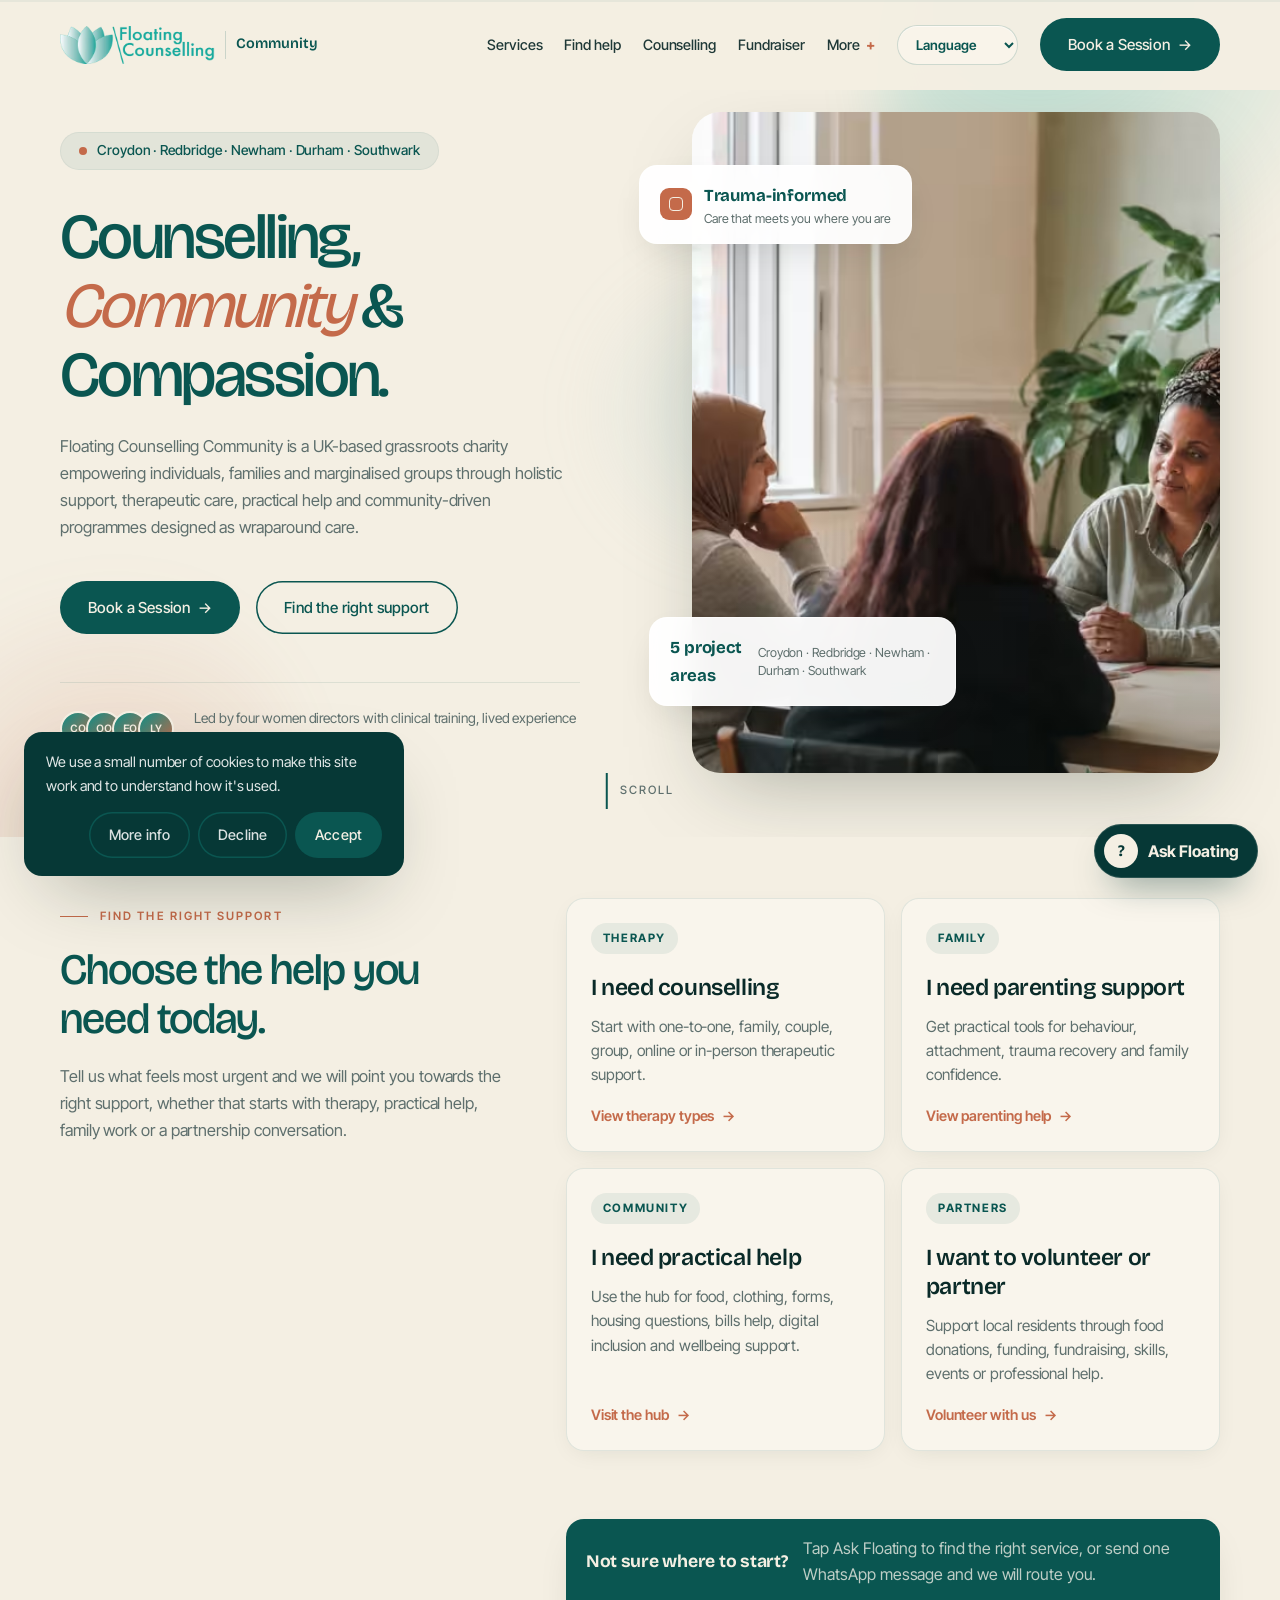
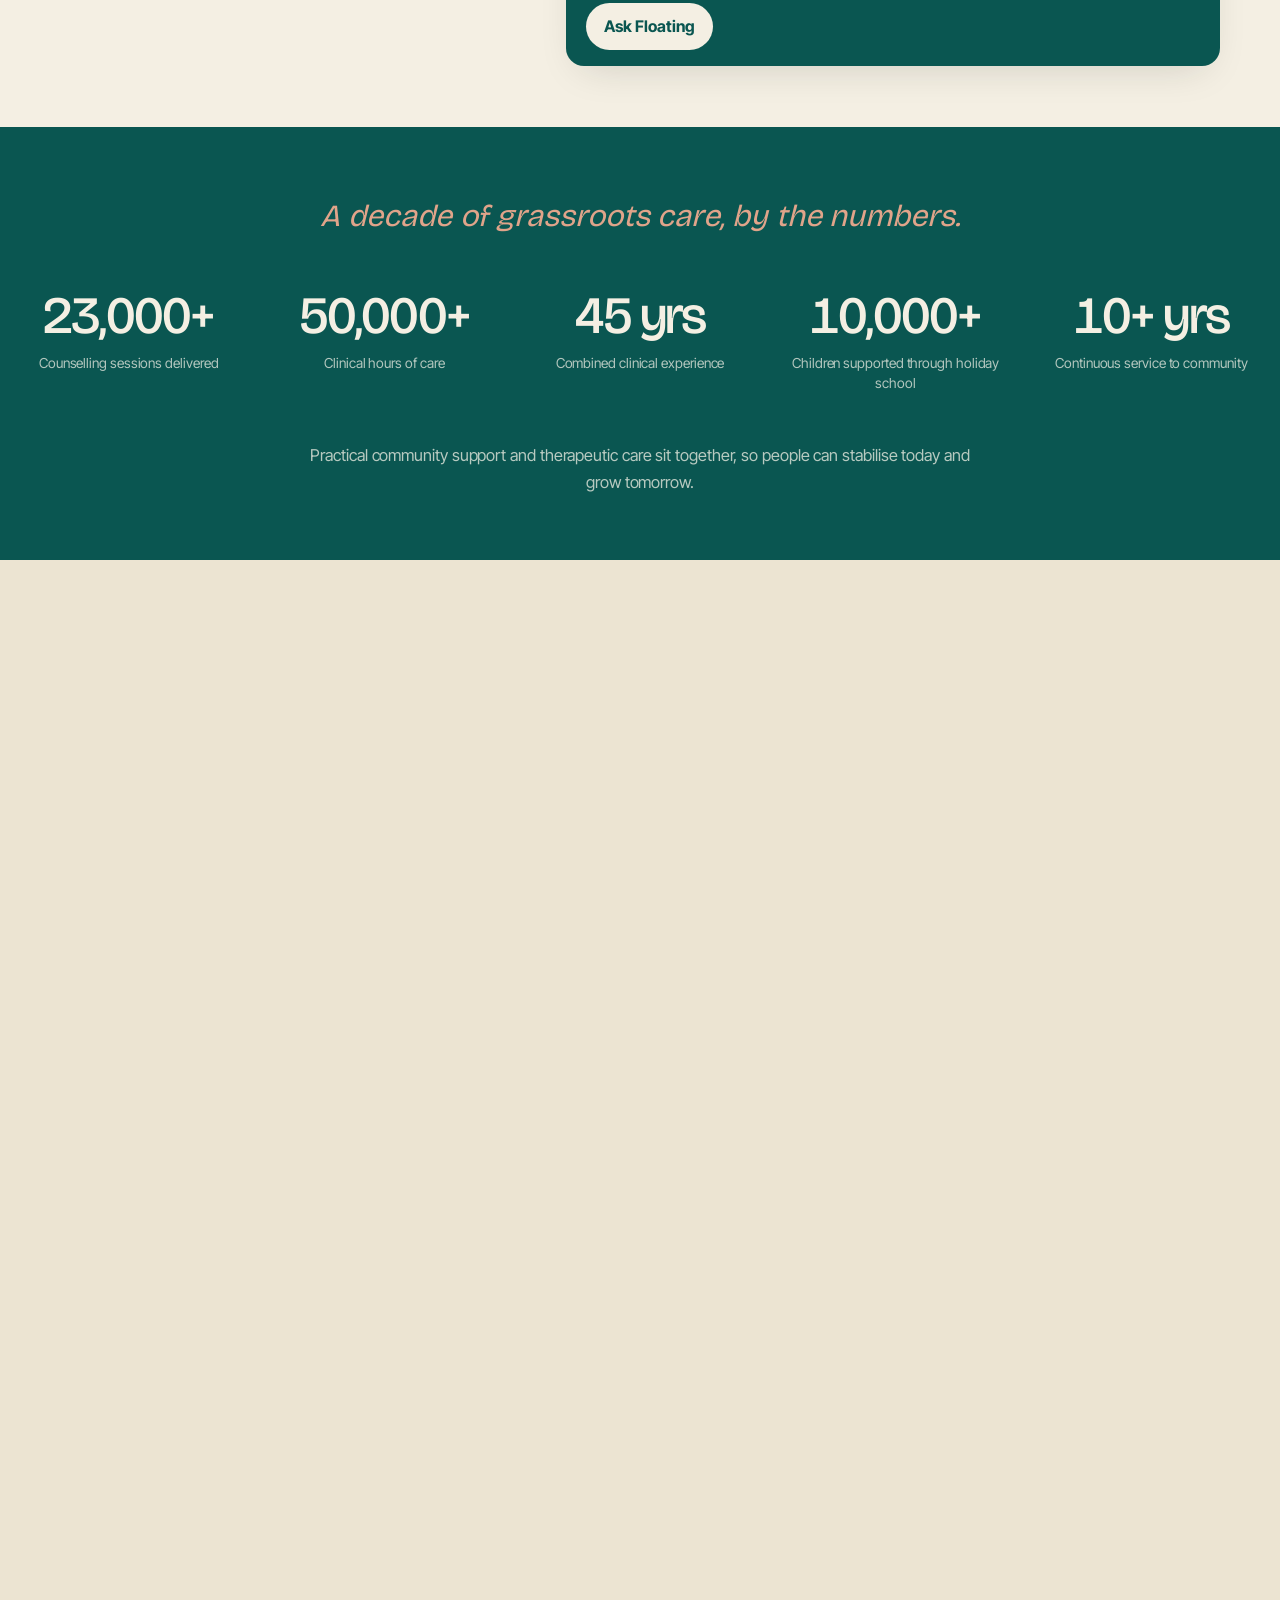
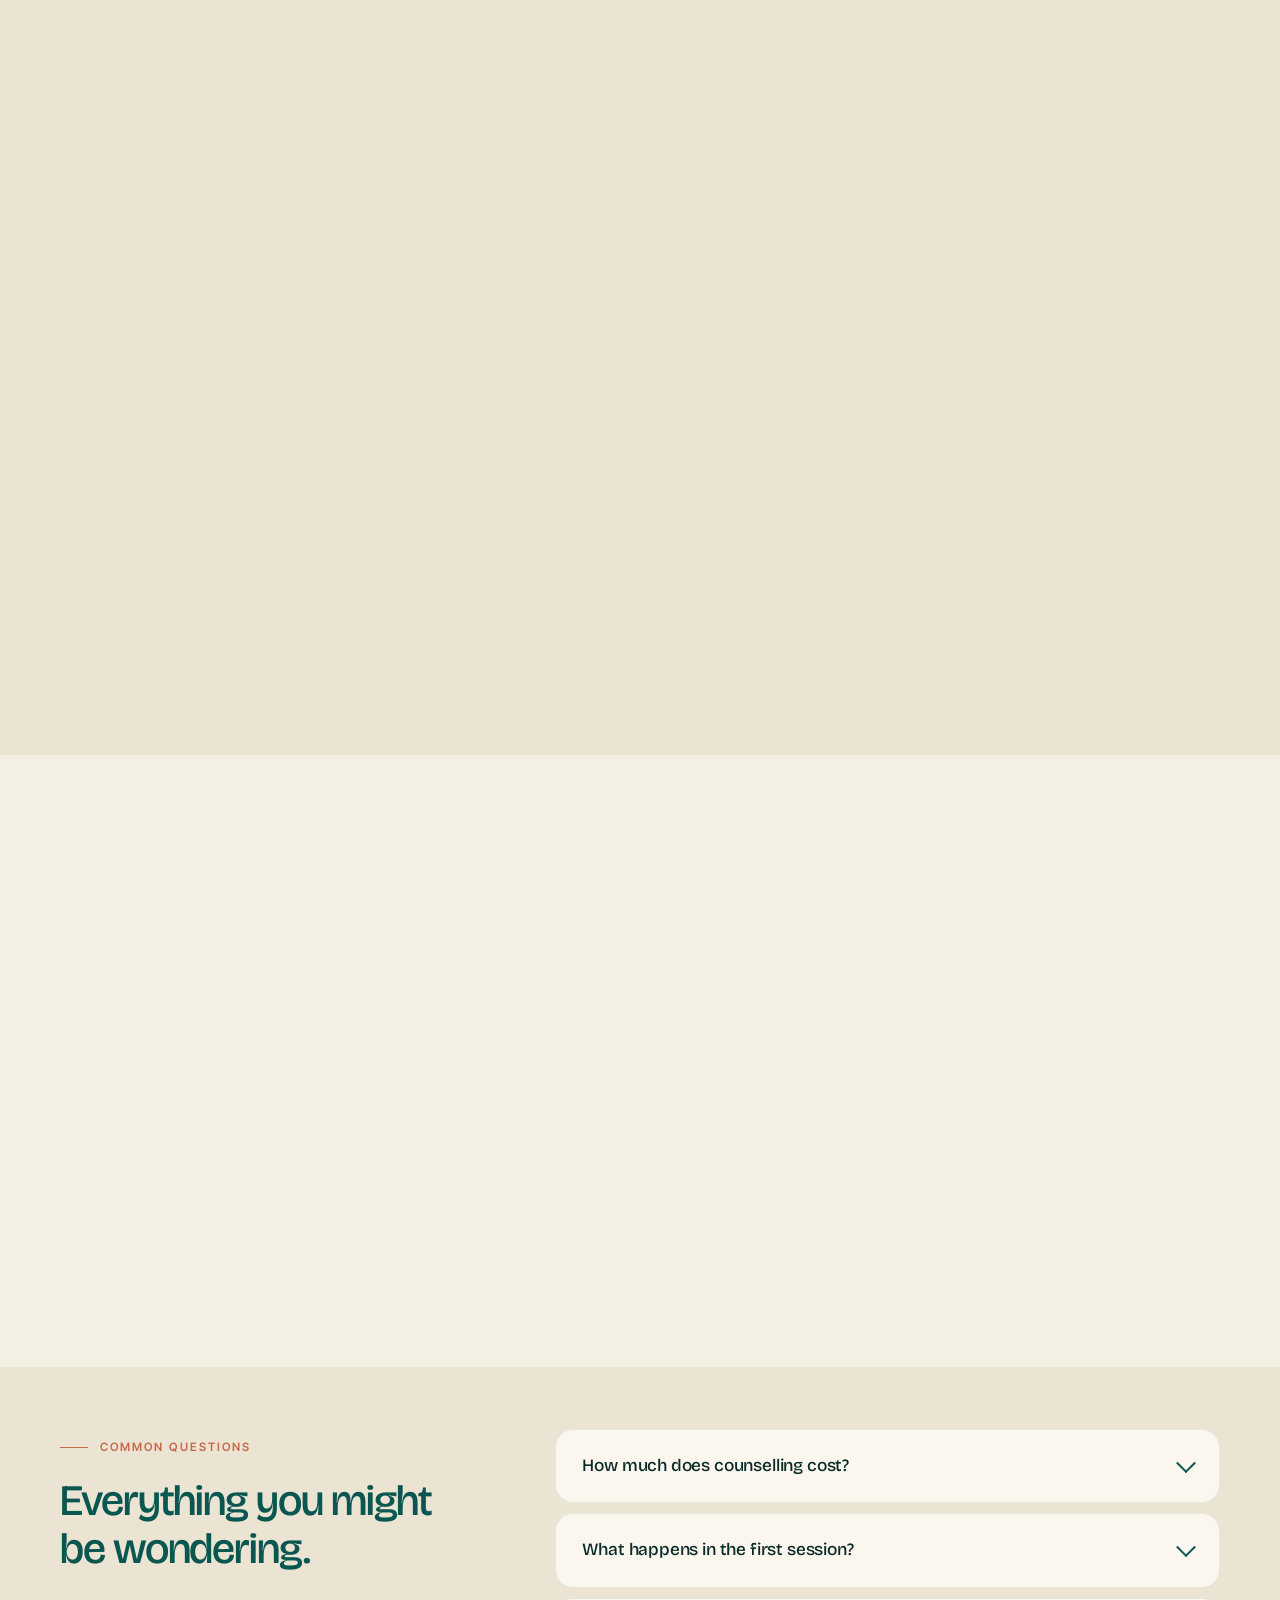
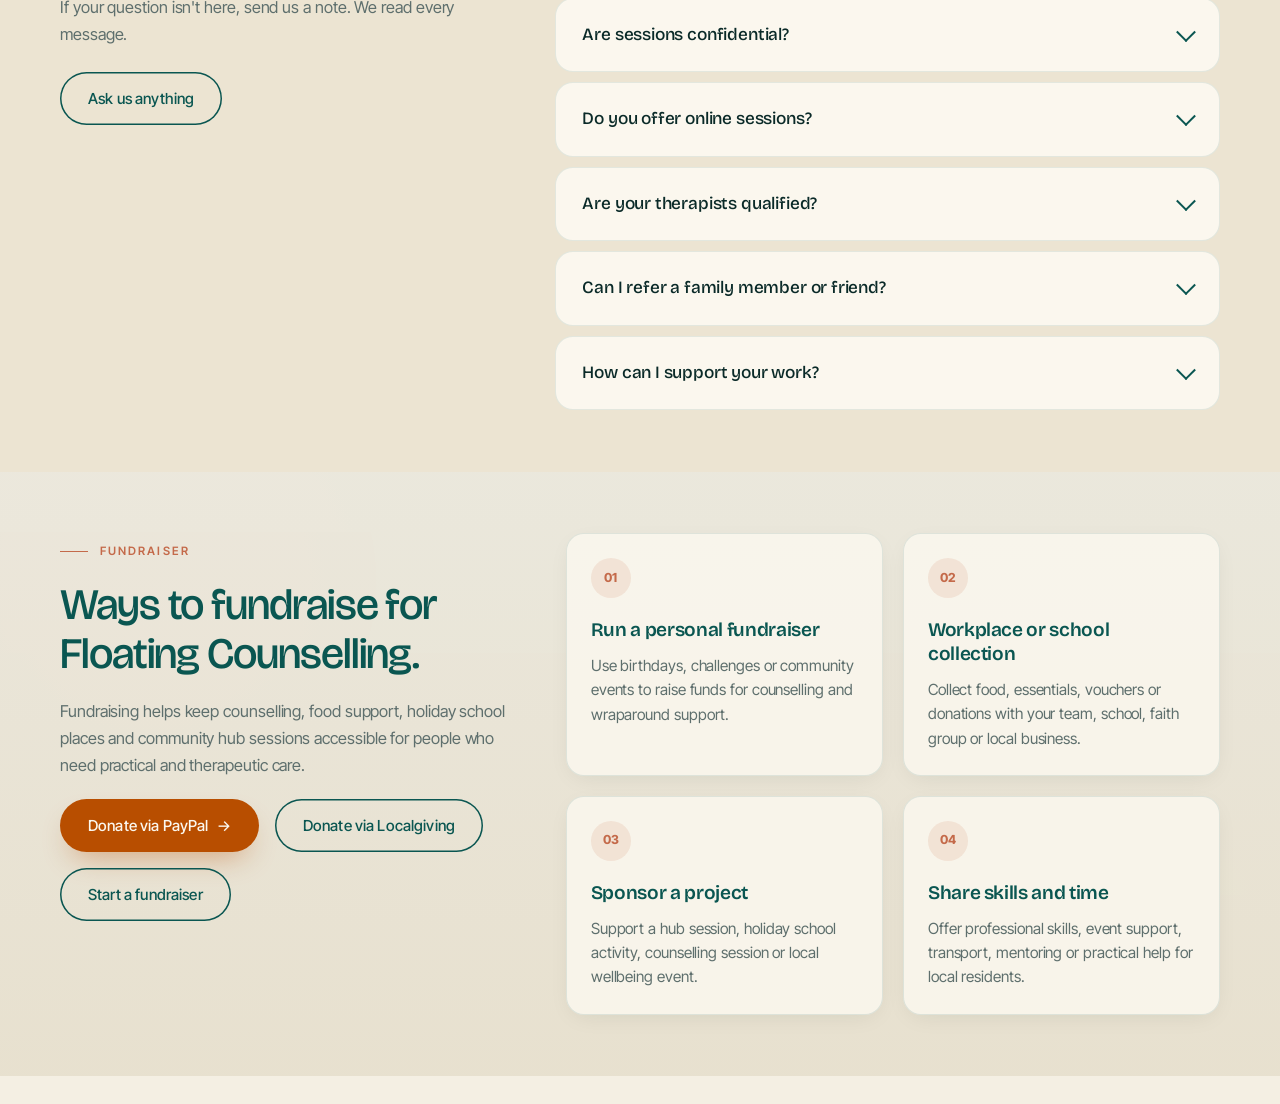
<file: index.html>
<!DOCTYPE html>
<html lang="en">
<head>
  <meta charset="UTF-8">
  <meta name="viewport" content="width=device-width, initial-scale=1.0">
  <meta name="theme-color" content="#0A5651">
  <title>Floating Counselling Community | Counselling, Therapy &amp; Community Support in Croydon</title>
  <meta name="description" content="Floating Counselling Community provides affordable counselling, family therapy, parenting support, food bank, financial literacy and community hub services across Croydon, Redbridge, Newham, Durham and Southwark.">
  <meta name="robots" content="index, follow, max-image-preview:large">
  <meta name="floating-translation-endpoint" content="/api/translate">
  <meta name="floating-translation-static-base" content="/translations/">
  <link rel="canonical" href="https://www.floatingcounselling.co.uk/">

  <!-- Favicon -->
  <link rel="icon" type="image/svg+xml" href="images/favicon.svg?v=20260607-02">
  <link rel="icon" type="image/png" sizes="32x32" href="images/favicon-32.png?v=20260607-02">
  <link rel="icon" type="image/png" sizes="512x512" href="images/favicon-512.png?v=20260607-02">
  <link rel="apple-touch-icon" sizes="180x180" href="images/favicon-180.png?v=20260607-02">

  <!-- Open Graph -->
  <meta property="og:type" content="website">
  <meta property="og:site_name" content="Floating Counselling Community">
  <meta property="og:title" content="Floating Counselling Community — Counselling, Community &amp; Compassion">
  <meta property="og:description" content="Floating Counselling Community provides affordable counselling, family therapy, parenting support, food bank, financial literacy and community hub services across Croydon, Redbridge, Newham, Durham and Southwark.">
  <meta property="og:url" content="https://www.floatingcounselling.co.uk/">
  <meta property="og:image" content="https://www.floatingcounselling.co.uk/images/og-cover.jpg">
  <meta property="og:image:alt" content="Floating Counselling Community provides trauma-informed counselling and community support">
  <meta property="og:locale" content="en_GB">

  <!-- Twitter -->
  <meta name="twitter:card" content="summary_large_image">
  <meta name="twitter:site" content="@FloatCounsellor">
  <meta name="twitter:title" content="Floating Counselling Community — Counselling, Community &amp; Compassion">
  <meta name="twitter:description" content="Floating Counselling Community provides affordable counselling, family therapy, parenting support, food bank, financial literacy and community hub services across Croydon, Redbridge, Newham, Durham and Southwark.">
  <meta name="twitter:image" content="https://www.floatingcounselling.co.uk/images/og-cover.jpg">
  <meta name="twitter:image:alt" content="Floating Counselling Community provides trauma-informed counselling and community support">

  <!-- Fonts -->
  <link rel="preconnect" href="https://fonts.googleapis.com">
  <link rel="preconnect" href="https://fonts.gstatic.com" crossorigin>
  <link rel="stylesheet" href="https://fonts.googleapis.com/css2?family=Bricolage+Grotesque:opsz,wght@12..96,300;12..96,400;12..96,500;12..96,600;12..96,700&family=Inter+Tight:wght@300;400;500;600;700&display=swap">

  <!-- Preload hero image -->
  <link
    rel="preload"
    as="image"
    href="images/counselling-real-20260515-960.avif"
    type="image/avif"
    imagesrcset="images/counselling-real-20260515-640.avif 640w, images/counselling-real-20260515-960.avif 960w, images/counselling-real-20260515.avif 1200w"
    imagesizes="(max-width: 720px) 92vw, (max-width: 1100px) 480px, 560px"
  >

  <link rel="stylesheet" href="styles.css?v=20260607-02">

  <!-- JSON-LD: SEO/GEO graph -->
  <script id="floating-home-seo-jsonld" type="application/ld+json">
  {
    "@context": "https://schema.org",
    "@graph": [
      {
        "@type": "NGO",
        "@id": "https://www.floatingcounselling.co.uk/#organization",
        "name": "Floating Counselling Community",
        "legalName": "FLOATING COUNSELLING COMMUNITY",
        "alternateName": "Floating Counselling",
        "url": "https://www.floatingcounselling.co.uk/",
        "logo": {
          "@type": "ImageObject",
          "url": "https://www.floatingcounselling.co.uk/images/logo.png"
        },
        "image": "https://www.floatingcounselling.co.uk/images/og-cover.jpg",
        "description": "UK-based grassroots charity delivering affordable counselling, family therapy, parenting support, food bank, financial literacy, employment support, holiday school and community hub services.",
        "foundingDate": "2015",
        "identifier": "Company limited by guarantee registered in England and Wales, company number 11334515",
        "slogan": "Counselling, community and compassion.",
        "email": "info@floatingcounselling.co.uk",
        "telephone": "+44-7305-882959",
        "address": [
          {
            "@type": "PostalAddress",
            "name": "Croydon office",
            "streetAddress": "26 Avenue Road",
            "addressLocality": "London",
            "postalCode": "SE25 4DX",
            "addressCountry": "GB"
          },
          {
            "@type": "PostalAddress",
            "name": "Croydon hub",
            "streetAddress": "Ashburton Park Cafe Hall, Lower Addiscombe",
            "addressLocality": "Croydon",
            "postalCode": "CR0 6RX",
            "addressCountry": "GB"
          },
          {
            "@type": "PostalAddress",
            "name": "Redbridge office",
            "streetAddress": "160-162 Cranbrook Road",
            "addressLocality": "Ilford",
            "postalCode": "IG1 4PE",
            "addressCountry": "GB"
          }
        ],
        "areaServed": [
          { "@type": "Place", "name": "Croydon" },
          { "@type": "Place", "name": "Redbridge" },
          { "@type": "Place", "name": "Newham" },
          { "@type": "Place", "name": "Durham" },
          { "@type": "Place", "name": "Southwark" },
          { "@type": "Place", "name": "London" },
          { "@type": "Country", "name": "United Kingdom" }
        ],
        "contactPoint": [
          {
            "@type": "ContactPoint",
            "telephone": "+44-7305-882959",
            "contactType": "enquiries",
            "email": "info@floatingcounselling.co.uk",
            "areaServed": "GB",
            "availableLanguage": ["English"]
          }
        ],
        "knowsAbout": [
          "Counselling",
          "Psychotherapy",
          "Family therapy",
          "Parenting support",
          "Trauma-informed care",
          "Community hub support",
          "Food bank support",
          "Financial literacy",
          "Employment support",
          "Holiday school"
        ],
        "sameAs": [
          "https://www.facebook.com/FloatingCounselling",
          "https://www.instagram.com/floating_bodymindsoul",
          "https://twitter.com/FloatCounsellor",
          "https://www.youtube.com/@floatingcounsellinguk"
        ],
        "makesOffer": [
          { "@id": "https://www.floatingcounselling.co.uk/#service-counselling" },
          { "@id": "https://www.floatingcounselling.co.uk/#service-parenting" },
          { "@id": "https://www.floatingcounselling.co.uk/#service-community-hub" },
          { "@id": "https://www.floatingcounselling.co.uk/#service-food-bank" },
          { "@id": "https://www.floatingcounselling.co.uk/#service-financial-literacy" },
          { "@id": "https://www.floatingcounselling.co.uk/#service-holiday-school" }
        ]
      },
      {
        "@type": "WebSite",
        "@id": "https://www.floatingcounselling.co.uk/#website",
        "url": "https://www.floatingcounselling.co.uk/",
        "name": "Floating Counselling Community",
        "publisher": { "@id": "https://www.floatingcounselling.co.uk/#organization" },
        "inLanguage": "en-GB"
      },
      {
        "@type": "WebPage",
        "@id": "https://www.floatingcounselling.co.uk/#webpage",
        "url": "https://www.floatingcounselling.co.uk/",
        "name": "Floating Counselling Community | Counselling, Therapy & Community Support in Croydon",
        "description": "Floating Counselling Community provides affordable counselling, family therapy, parenting support, food bank, financial literacy and community hub services across Croydon, Redbridge, Newham, Durham and Southwark.",
        "isPartOf": { "@id": "https://www.floatingcounselling.co.uk/#website" },
        "about": { "@id": "https://www.floatingcounselling.co.uk/#organization" },
        "primaryImageOfPage": {
          "@type": "ImageObject",
          "url": "https://www.floatingcounselling.co.uk/images/og-cover.jpg"
        },
        "inLanguage": "en-GB"
      },
      {
        "@type": "BreadcrumbList",
        "@id": "https://www.floatingcounselling.co.uk/#breadcrumbs",
        "itemListElement": [
          {
            "@type": "ListItem",
            "position": 1,
            "name": "Home",
            "item": "https://www.floatingcounselling.co.uk/"
          }
        ]
      },
      {
        "@type": "ItemList",
        "@id": "https://www.floatingcounselling.co.uk/#services",
        "name": "Floating Counselling services",
        "itemListElement": [
          { "@type": "ListItem", "position": 1, "item": { "@id": "https://www.floatingcounselling.co.uk/#service-counselling" } },
          { "@type": "ListItem", "position": 2, "item": { "@id": "https://www.floatingcounselling.co.uk/#service-parenting" } },
          { "@type": "ListItem", "position": 3, "item": { "@id": "https://www.floatingcounselling.co.uk/#service-community-hub" } },
          { "@type": "ListItem", "position": 4, "item": { "@id": "https://www.floatingcounselling.co.uk/#service-food-bank" } },
          { "@type": "ListItem", "position": 5, "item": { "@id": "https://www.floatingcounselling.co.uk/#service-financial-literacy" } },
          { "@type": "ListItem", "position": 6, "item": { "@id": "https://www.floatingcounselling.co.uk/#service-holiday-school" } }
        ]
      },
      {
        "@type": "Service",
        "@id": "https://www.floatingcounselling.co.uk/#service-counselling",
        "name": "Counselling and therapy",
        "serviceType": "Counselling, psychotherapy and mentoring",
        "description": "One-to-one, couple, family, group, online and in-person therapy delivered by qualified psychotherapists.",
        "provider": { "@id": "https://www.floatingcounselling.co.uk/#organization" },
        "areaServed": ["Croydon", "Redbridge", "Newham", "Durham", "Southwark"],
        "url": "https://www.floatingcounselling.co.uk/therapy"
      },
      {
        "@type": "Service",
        "@id": "https://www.floatingcounselling.co.uk/#service-parenting",
        "name": "Impact Parenting support",
        "serviceType": "Parenting support and family mentoring",
        "description": "Workshops, mentoring and practical strategies for parents and families rebuilding confidence and connection.",
        "provider": { "@id": "https://www.floatingcounselling.co.uk/#organization" },
        "areaServed": ["Croydon", "Redbridge", "Newham", "Durham", "Southwark"],
        "url": "https://www.floatingcounselling.co.uk/#parenting"
      },
      {
        "@type": "Service",
        "@id": "https://www.floatingcounselling.co.uk/#service-community-hub",
        "name": "Floating Community Hub",
        "serviceType": "Community support hub",
        "description": "Weekly and local hub support for wellbeing, forms, housing questions, bills, grants, digital inclusion and referrals.",
        "provider": { "@id": "https://www.floatingcounselling.co.uk/#organization" },
        "areaServed": ["Croydon", "Redbridge", "Newham", "Durham", "Southwark"],
        "url": "https://www.floatingcounselling.co.uk/#hub"
      },
      {
        "@type": "Service",
        "@id": "https://www.floatingcounselling.co.uk/#service-food-bank",
        "name": "Food bank and essentials",
        "serviceType": "Food bank and essentials support",
        "description": "Weekly donated food, clothes and practical essentials for individuals and families who need immediate support.",
        "provider": { "@id": "https://www.floatingcounselling.co.uk/#organization" },
        "areaServed": ["Croydon", "Redbridge", "Newham", "Durham", "Southwark"],
        "url": "https://www.floatingcounselling.co.uk/#hub"
      },
      {
        "@type": "Service",
        "@id": "https://www.floatingcounselling.co.uk/#service-financial-literacy",
        "name": "Financial literacy and employment support",
        "serviceType": "Financial literacy and employment support",
        "description": "Budgeting, employment confidence, skills support and enterprise guidance for people rebuilding stability.",
        "provider": { "@id": "https://www.floatingcounselling.co.uk/#organization" },
        "areaServed": ["Croydon", "Redbridge", "Newham", "Durham", "Southwark"],
        "url": "https://www.floatingcounselling.co.uk/#services"
      },
      {
        "@type": "Service",
        "@id": "https://www.floatingcounselling.co.uk/#service-holiday-school",
        "name": "Holiday school and children's camps",
        "serviceType": "Holiday school and therapeutic children's programme",
        "description": "Art therapy, music, play therapy and psychological techniques for children aged 5 to 11.",
        "provider": { "@id": "https://www.floatingcounselling.co.uk/#organization" },
        "areaServed": ["Croydon", "Redbridge", "Newham", "Durham", "Southwark"],
        "url": "https://www.floatingcounselling.co.uk/#holiday-school"
      },
      {
        "@type": "FAQPage",
        "@id": "https://www.floatingcounselling.co.uk/#faq-schema",
        "mainEntity": [
          {
            "@type": "Question",
            "name": "How much does counselling cost?",
            "acceptedAnswer": {
              "@type": "Answer",
              "text": "Sessions are free or low-cost for eligible individuals. Floating Counselling works on a sliding scale based on circumstances, with access as the priority."
            }
          },
          {
            "@type": "Question",
            "name": "Do you offer online counselling sessions?",
            "acceptedAnswer": {
              "@type": "Answer",
              "text": "Yes. Floating Counselling offers online sessions and in-person support across the boroughs where services are delivered."
            }
          },
          {
            "@type": "Question",
            "name": "Where does Floating Counselling work?",
            "acceptedAnswer": {
              "@type": "Answer",
              "text": "Floating Counselling serves Croydon, Redbridge, Newham, Durham and Southwark, with a Croydon hub at Ashburton Park Cafe Hall and additional project locations."
            }
          },
          {
            "@type": "Question",
            "name": "Can I get food bank or practical community support?",
            "acceptedAnswer": {
              "@type": "Answer",
              "text": "Yes. The Floating Community Hub includes food, clothing, essentials, form filling, housing questions, bills help, digital inclusion and local referrals."
            }
          },
          {
            "@type": "Question",
            "name": "How can I support Floating Counselling?",
            "acceptedAnswer": {
              "@type": "Answer",
              "text": "You can donate, fundraise, volunteer, share professional skills, support food and essentials collections, or partner with local projects."
            }
          }
        ]
      }
    ]
  }
  </script>

  <!-- Lightweight native interactions -->
  <script defer src="floating-translation.js?v=20260607-02"></script>
  <script defer src="script.js?v=20260607-02"></script>
</head>
<body>

<!-- Skip link -->
<a href="#main" class="skip-link">Skip to content</a>

<!-- Scroll progress -->
<div class="scroll-progress" aria-hidden="true"><span></span></div>

<!-- ═══════════ NAVBAR ═══════════ -->
<nav class="navbar" id="navbar" aria-label="Primary">
  <div class="container">
    <a href="#home" class="nav-logo" data-magnetic aria-label="Floating Counselling Community - Home">
      <img src="images/logo.webp" alt="Floating Counselling" class="nav-logo-img" width="180" height="44" decoding="async">
      <span class="nav-brand-name">Community</span>
    </a>
    <ul class="nav-links" id="navLinks">
      <li><a href="#services">Services</a></li>
      <li><a href="#pathways">Find help</a></li>
      <li><a href="https://www.floatingcounselling.co.uk/therapy">Counselling</a></li>
      <li><a href="https://www.floatingcounselling.co.uk/ways-to-fundraise" target="_blank" rel="noopener">Fundraiser</a></li>
      <li class="nav-dropdown">
        <details class="nav-menu">
          <summary>More</summary>
          <div class="nav-menu-panel">
            <a href="https://www.floatingcounselling.co.uk/therapy#therapy-types">Types of therapy</a>
            <a href="https://croydon.simplyconnect.uk/activities/e9404c10-c4f7-11ea-93d1-5d7a89c15576/food-bank-thursday-hot-drinks-and-food-parcels-in-woodside-memorial-croydon-fb" target="_blank" rel="noopener">Food Bank</a>
            <a href="https://www.floatingcounselling.co.uk/book">Book - Disciplining With Love</a>
            <a href="https://www.floatingcounselling.co.uk/blog">Blog</a>
            <a href="#parenting">Parenting</a>
            <a href="#holiday-school">Holiday School</a>
            <a href="#hub">Community Hub</a>
            <a href="#volunteer">Volunteer</a>
          </div>
        </details>
      </li>
      <li class="nav-language">
        <label class="visually-hidden" for="languageSelect">Translate website</label>
        <select id="languageSelect" class="language-select" aria-label="Translate website">
          <option value="">Language</option>
          <option value="en">English</option>
          <option value="ar">Arabic</option>
          <option value="bn">Bengali</option>
          <option value="fr">French</option>
          <option value="hi">Hindi</option>
          <option value="pl">Polish</option>
          <option value="pt">Portuguese</option>
          <option value="pa">Punjabi</option>
          <option value="ro">Romanian</option>
          <option value="so">Somali</option>
          <option value="es">Spanish</option>
          <option value="ta">Tamil</option>
          <option value="te">Telugu</option>
          <option value="tr">Turkish</option>
          <option value="uk">Ukrainian</option>
          <option value="ur">Urdu</option>
          <option value="yo">Yoruba</option>
        </select>
      </li>
      <li><a href="#contact" class="btn btn-primary nav-cta" data-magnetic>
        <span class="nav-cta-text">Book a Session</span>
        <span class="nav-cta-arrow arrow" aria-hidden="true">→</span>
      </a></li>
    </ul>
    <button class="nav-toggle" id="navToggle" aria-label="Toggle navigation" aria-expanded="false">
      <span></span><span></span><span></span>
    </button>
  </div>
</nav>

<main id="main">

<!-- ═══════════ HERO ═══════════ -->
<section class="hero" id="home">
  <div class="hero-bg" aria-hidden="true">
    <div class="hero-orb hero-orb--a" data-parallax data-speed="0.4"></div>
    <div class="hero-orb hero-orb--b" data-parallax data-speed="0.7"></div>
    <div class="hero-orb hero-orb--c" data-parallax data-speed="0.25"></div>
    <div class="hero-grain"></div>
  </div>

  <div class="container hero-grid">
    <div class="hero-content">
      <div class="hero-badge"><span class="dot"></span> Croydon · Redbridge · Newham · Durham · Southwark</div>

      <h1 data-split="lines" data-cms-text="hero.title">
        Counselling,
        <em>Community</em>
        &amp; Compassion.
      </h1>

      <p class="hero-lede" data-split="words" data-cms-text="hero.lede">
        Floating Counselling Community is a UK-based grassroots charity empowering individuals,
        families and marginalised groups through holistic support, therapeutic care,
        practical help and community-driven programmes designed as wraparound care.
      </p>

      <div class="hero-buttons" data-fade>
        <a href="#contact" class="btn btn-primary" data-magnetic data-cms-href="hero.primaryUrl">
          Book a Session <span class="arrow">→</span>
        </a>
        <a href="#pathways" class="btn btn-ghost" data-magnetic data-cms-href="hero.secondaryUrl">
          Find the right support
        </a>
      </div>

      <div class="hero-meta" data-fade>
        <div class="meta-avatars" aria-hidden="true">
          <span>CO</span><span>OO</span><span>EO</span><span>LY</span>
        </div>
        <p>Led by four women directors with clinical training, lived experience and deep community roots.</p>
      </div>
    </div>

    <div class="hero-visual">
      <div class="hero-visual-frame" data-tilt>
        <picture>
          <source srcset="images/counselling-real-20260515-640.avif 640w, images/counselling-real-20260515-960.avif 960w, images/counselling-real-20260515.avif 1200w" sizes="(max-width: 720px) 92vw, (max-width: 1100px) 480px, 560px" type="image/avif">
          <img src="images/counselling-real-20260515.webp" srcset="images/counselling-real-20260515-640.webp 640w, images/counselling-real-20260515-960.webp 960w, images/counselling-real-20260515.webp 1200w" sizes="(max-width: 720px) 92vw, (max-width: 1100px) 480px, 560px" alt="Counselling conversation at Floating Counselling" data-parallax data-speed="0.15" data-cms-image="hero.image" width="1200" height="1200" fetchpriority="high" decoding="async">
        </picture>
      </div>
      <div class="hero-float hero-float--top" data-parallax data-speed="-0.3">
        <span class="hero-float-mark"></span>
        <div>
          <strong>Trauma-informed</strong>
          <p>Care that meets you where you are</p>
        </div>
      </div>
      <div class="hero-float hero-float--bottom" data-parallax data-speed="0.35">
        <strong>5 project areas</strong>
        <p>Croydon · Redbridge · Newham · Durham · Southwark</p>
      </div>
    </div>
  </div>

  <a href="#impact" class="hero-scroll-cue" aria-label="Scroll to impact">
    <span></span> Scroll
  </a>
</section>

<!-- ═══════════ SUPPORT PATHWAYS ═══════════ -->
<section id="pathways" class="section support-pathways">
  <div class="container pathway-layout">
    <div class="pathway-intro">
      <div class="section-label" data-parallax data-speed="-0.3"><span></span> Find the right support</div>
      <h2 class="section-title" data-split="lines" data-cms-text="pathways.title">Choose the help you need today.</h2>
      <p class="section-subtitle" data-split="words" data-cms-text="pathways.subtitle">
        Tell us what feels most urgent and we will point you towards the right support,
        whether that starts with therapy, practical help, family work or a partnership conversation.
      </p>
    </div>

    <div class="pathway-grid" data-stagger>
      <article class="pathway-card" data-card>
        <span class="pathway-kicker">Therapy</span>
        <h3>I need counselling</h3>
        <p>Start with one-to-one, family, couple, group, online or in-person therapeutic support.</p>
        <a href="https://www.floatingcounselling.co.uk/therapy#therapy-types" class="learn-more">View therapy types <span>→</span></a>
      </article>
      <article class="pathway-card" data-card>
        <span class="pathway-kicker">Family</span>
        <h3>I need parenting support</h3>
        <p>Get practical tools for behaviour, attachment, trauma recovery and family confidence.</p>
        <a href="https://www.facebook.com/groups/impactparenting/" class="learn-more" target="_blank" rel="noopener">View parenting help <span>→</span></a>
      </article>
      <article class="pathway-card" data-card>
        <span class="pathway-kicker">Community</span>
        <h3>I need practical help</h3>
        <p>Use the hub for food, clothing, forms, housing questions, bills help, digital inclusion and wellbeing support.</p>
        <a href="#hub" class="learn-more">Visit the hub <span>→</span></a>
      </article>
      <article class="pathway-card" data-card>
        <span class="pathway-kicker">Partners</span>
        <h3>I want to volunteer or partner</h3>
        <p>Support local residents through food donations, funding, fundraising, skills, events or professional help.</p>
        <a href="#volunteer" class="learn-more">Volunteer with us <span>→</span></a>
      </article>
    </div>

    <div class="pathway-note" data-fade>
      <strong>Not sure where to start?</strong>
      <span>Tap Ask Floating to find the right service, or send one WhatsApp message and we will route you.</span>
      <button type="button" class="pathway-note-button" data-assistant-open>Ask Floating</button>
    </div>
  </div>
</section>

<!-- ═══════════ IMPACT (sticky) ═══════════ -->
<section class="impact" id="impact" aria-label="Our impact">
  <div class="impact-track">
    <div class="container impact-stage">
      <p class="impact-eyebrow" data-split="words">A decade of grassroots care, by the numbers.</p>
      <div class="impact-stats">
        <div class="impact-stat">
          <h3 class="counter" data-target="23000" data-suffix="+">0</h3>
          <p>Counselling sessions delivered</p>
        </div>
        <div class="impact-stat">
          <h3 class="counter" data-target="50000" data-suffix="+">0</h3>
          <p>Clinical hours of care</p>
        </div>
        <div class="impact-stat">
          <h3 class="counter" data-target="45" data-suffix=" yrs">0</h3>
          <p>Combined clinical experience</p>
        </div>
        <div class="impact-stat">
          <h3 class="counter" data-target="10000" data-suffix="+">0</h3>
          <p>Children supported through holiday school</p>
        </div>
        <div class="impact-stat">
          <h3 class="counter" data-target="10" data-suffix="+ yrs">0</h3>
          <p>Continuous service to community</p>
        </div>
      </div>
      <p class="impact-note" data-cms-text="impact.note">Practical community support and therapeutic care sit together, so people can stabilise today and grow tomorrow.</p>
    </div>
  </div>
</section>

<!-- ═══════════ SERVICES ═══════════ -->
<section id="services" class="section section--cream">
  <div class="container">
    <header class="section-header">
      <div class="section-label" data-parallax data-speed="-0.4"><span></span> What we offer</div>
      <h2 class="section-title" data-split="lines">Core support, without the maze.</h2>
      <p class="section-subtitle" data-split="words">Start with the kind of help you need most. We will route you to the right person from there.</p>
    </header>

    <div class="services-grid" data-cms-limit="6">
      <article class="service-card" id="food-bank" data-card>
        <div class="service-icon"><svg viewBox="0 0 24 24" fill="none" stroke="currentColor" stroke-width="1.4" stroke-linecap="round" stroke-linejoin="round"><path d="M21 15a2 2 0 0 1-2 2H7l-4 4V5a2 2 0 0 1 2-2h14a2 2 0 0 1 2 2z"/></svg></div>
        <h3>Counselling &amp; Mentoring</h3>
        <p>Over 23,000 one-to-one, group, couple and family therapy sessions delivered by qualified psychotherapists. In-person across our project boroughs and online, with free and low-cost care for elderly, Universal Credit and low-income clients.</p>
        <a href="https://www.floatingcounselling.co.uk/therapy" class="learn-more">Read about therapy <span>→</span></a>
      </article>
      <article class="service-card" data-card>
        <div class="service-icon"><svg viewBox="0 0 24 24" fill="none" stroke="currentColor" stroke-width="1.4" stroke-linecap="round" stroke-linejoin="round"><path d="M16 21v-2a4 4 0 0 0-4-4H6a4 4 0 0 0-4 4v2"/><circle cx="9" cy="7" r="4"/><path d="M22 21v-2a4 4 0 0 0-3-3.87"/><path d="M16 3.13a4 4 0 0 1 0 7.75"/></svg></div>
        <h3>Impact Parenting</h3>
        <p>Workshops, 1:1 mentoring and group programmes for parents, including therapeutic camps, the Impact Parenting Pillar training and a private support group.</p>
        <a href="https://www.facebook.com/groups/impactparenting/" class="learn-more" target="_blank" rel="noopener">Learn more <span>→</span></a>
      </article>
      <article class="service-card" data-card>
        <div class="service-icon"><svg viewBox="0 0 24 24" fill="none" stroke="currentColor" stroke-width="1.4" stroke-linecap="round" stroke-linejoin="round"><path d="m3 9 9-7 9 7v11a2 2 0 0 1-2 2H5a2 2 0 0 1-2-2z"/><polyline points="9 22 9 12 15 12 15 22"/></svg></div>
        <h3>Floating Community Hub</h3>
        <p>Practical support, wellbeing services and advocacy through the Floating Community Hub and local projects across Croydon, Redbridge, Newham, Durham and Southwark.</p>
        <a href="#hub" class="learn-more">Find out more <span>→</span></a>
      </article>
      <article class="service-card" data-card>
        <div class="service-icon"><svg viewBox="0 0 24 24" fill="none" stroke="currentColor" stroke-width="1.4" stroke-linecap="round" stroke-linejoin="round"><path d="m12 3-1.9 5.8a2 2 0 0 1-1.3 1.3L3 12l5.8 1.9a2 2 0 0 1 1.3 1.3L12 21l1.9-5.8a2 2 0 0 1 1.3-1.3L21 12l-5.8-1.9a2 2 0 0 1-1.3-1.3z"/><path d="M5 3v4"/><path d="M19 17v4"/><path d="M3 5h4"/><path d="M17 19h4"/></svg></div>
        <h3>Holiday School &amp; Camps</h3>
        <p>Art therapy, music, play therapy and psychological techniques for children aged 5 to 11. Over 10,000 children supported across recent programmes.</p>
        <a href="#holiday-school" class="learn-more">Register <span>→</span></a>
      </article>
      <article class="service-card" data-card>
        <div class="service-icon"><svg viewBox="0 0 24 24" fill="none" stroke="currentColor" stroke-width="1.4" stroke-linecap="round" stroke-linejoin="round"><path d="M6 2 3 6v14a2 2 0 0 0 2 2h14a2 2 0 0 0 2-2V6l-3-4Z"/><path d="M3 6h18"/><path d="M16 10a4 4 0 0 1-8 0"/></svg></div>
        <h3>Food Bank &amp; Essentials</h3>
        <p>Weekly donated food, clothes and practical essentials for individuals and families who need immediate support.</p>
        <a href="https://croydon.simplyconnect.uk/activities/e9404c10-c4f7-11ea-93d1-5d7a89c15576/food-bank-thursday-hot-drinks-and-food-parcels-in-woodside-memorial-croydon-fb" class="learn-more" target="_blank" rel="noopener">Food Bank details <span>→</span></a>
      </article>
      <article class="service-card" data-card>
        <div class="service-icon"><svg viewBox="0 0 24 24" fill="none" stroke="currentColor" stroke-width="1.4" stroke-linecap="round" stroke-linejoin="round"><path d="M12 1v22"/><path d="M17 5H9.5a3.5 3.5 0 0 0 0 7H14a3.5 3.5 0 0 1 0 7H6"/></svg></div>
        <h3>Financial Literacy &amp; Employment Support</h3>
        <p>Budgeting, employment confidence, skills support and enterprise guidance for people rebuilding stability.</p>
        <a href="#contact" class="learn-more">Ask about support <span>→</span></a>
      </article>
    </div>
  </div>
</section>

<!-- ═══════════ ABOUT ═══════════ -->
<section id="about" class="section">
  <div class="container about-grid">
    <div class="about-image">
      <div class="about-image-frame">
        <picture>
          <source srcset="images/team-celestina-20260601-360.avif 360w, images/team-celestina-20260601-540.avif 540w, images/team-celestina-20260601.avif 720w" sizes="(max-width: 900px) 92vw, 520px" type="image/avif">
          <img src="images/team-celestina-20260601.webp" srcset="images/team-celestina-20260601-360.webp 360w, images/team-celestina-20260601-540.webp 540w, images/team-celestina-20260601.webp 720w" sizes="(max-width: 900px) 92vw, 520px" alt="Celestina Oniye-Thomas from Floating Counselling" data-parallax data-speed="0.2" data-cms-image="about.image" width="720" height="720" loading="lazy" decoding="async" fetchpriority="low">
        </picture>
      </div>
      <div class="about-float" data-parallax data-speed="-0.4">
        <h3>Since <em>2015</em></h3>
        <p>Serving Croydon, Redbridge, Newham, Durham &amp; Southwark</p>
      </div>
    </div>
    <div class="about-content">
      <div class="section-label" data-parallax data-speed="-0.3"><span></span> Who we are</div>
      <h2 class="section-title" data-split="lines" data-cms-text="about.title">Wraparound care, rooted in community.</h2>
      <p class="section-subtitle" data-split="words" data-cms-text="about.subtitle">
        Inspired by Maslow's hierarchy of needs, we meet people where they are emotionally,
        practically and socially to create lasting change and personal growth.
      </p>
      <p class="section-subtitle" data-fade style="margin-top:14px" data-cms-text="about.body">
        We are proudly led by a diverse team of African women, whose lived experience and
        professional expertise shape every part of our work.
      </p>
      <p class="section-subtitle" data-fade style="margin-top:14px" data-cms-text="about.founder">
        Our founder, Celestina Oniye-Thomas, knows this work from the inside. After surviving
        childhood trauma and a spinal injury at sixteen that doctors thought would stop her
        walking, she taught herself to walk again, retrained as an integrative psychotherapist,
        and built Floating so families could find the healing she had to fight for.
      </p>
      <blockquote class="about-quote" data-fade>
        <span data-cms-text="about.quote">"Resilience and self-confidence saved my life."</span>
        <cite data-cms-text="about.quoteByline">Celestina Oniye-Thomas — Founder &amp; CEO</cite>
      </blockquote>
      <div class="founder-links" aria-label="Founder profile links">
        <a class="founder-link" href="https://www.betterhelp.com/celestina-oniye-thomas/" target="_blank" rel="noopener">BetterHelp profile</a>
        <a class="founder-link" href="https://insidecroydon.com/2022/05/05/croydon-voluntary-action-names-new-area-vice-chairs/" target="_blank" rel="noopener">CVA co-chair profile</a>
        <a class="founder-link" href="https://youtu.be/78Z5GyICITI?si=IaoGq0kYwWx4Ssrt" target="_blank" rel="noopener">Business podcast</a>
        <a class="founder-link" href="https://open.spotify.com/episode/106bJm6ZQ4sdLeMDfy7nLs?si=zenkxGgATj6ZGdM7fafprQ" target="_blank" rel="noopener">Motherhood podcast</a>
        <a class="founder-link" href="https://cvalive.org.uk/empowering-the-community/networks/local-community-partnerships/" target="_blank" rel="noopener">Local Community Partnership</a>
      </div>
      <div class="about-values" data-stagger>
        <div class="value-item"><span class="check"><svg viewBox="0 0 24 24" fill="none" stroke="currentColor" stroke-width="2" stroke-linecap="round" stroke-linejoin="round"><polyline points="20 6 9 17 4 12"/></svg></span> Trauma-Informed Care</div>
        <div class="value-item"><span class="check"><svg viewBox="0 0 24 24" fill="none" stroke="currentColor" stroke-width="2" stroke-linecap="round" stroke-linejoin="round"><polyline points="20 6 9 17 4 12"/></svg></span> Culturally Relevant</div>
        <div class="value-item"><span class="check"><svg viewBox="0 0 24 24" fill="none" stroke="currentColor" stroke-width="2" stroke-linecap="round" stroke-linejoin="round"><polyline points="20 6 9 17 4 12"/></svg></span> Local Partnerships</div>
        <div class="value-item"><span class="check"><svg viewBox="0 0 24 24" fill="none" stroke="currentColor" stroke-width="2" stroke-linecap="round" stroke-linejoin="round"><polyline points="20 6 9 17 4 12"/></svg></span> Holistic Approach</div>
        <div class="value-item"><span class="check"><svg viewBox="0 0 24 24" fill="none" stroke="currentColor" stroke-width="2" stroke-linecap="round" stroke-linejoin="round"><polyline points="20 6 9 17 4 12"/></svg></span> Free &amp; Low Cost</div>
        <div class="value-item"><span class="check"><svg viewBox="0 0 24 24" fill="none" stroke="currentColor" stroke-width="2" stroke-linecap="round" stroke-linejoin="round"><polyline points="20 6 9 17 4 12"/></svg></span> Online &amp; In Person</div>
      </div>
    </div>
  </div>
</section>

<!-- ═══════════ IMPACT PARENTING ═══════════ -->
<section id="parenting" class="section section--cream-deep">
  <div class="container original-feature-grid">
    <div class="original-feature-content">
      <div class="section-label" data-parallax data-speed="-0.3"><span></span> Introducing</div>
      <h2 class="section-title" data-split="lines" data-cms-text="parenting.title">Therapy with realistic tools and strategy for a better life.</h2>
      <p class="section-subtitle" data-split="words" data-cms-text="parenting.subtitle">
        Floating combines 45 years as clinical psychotherapists with 50,000+ clinical
        hours of working to help individuals, children and parents live better and be better.
      </p>
      <p data-cms-text="parenting.body">
        The Impact Parenting approach gives families practical, scientifically grounded
        strategies to heal trauma, parent more effectively, and reduce generational trauma
        across the family system.
      </p>
      <div class="proof-strip" data-stagger>
        <div><strong>45 yrs</strong><span>clinical experience</span></div>
        <div><strong>50,000+</strong><span>clinical hours</span></div>
        <div><strong>Realistic</strong><span>tools and tasks</span></div>
      </div>
      <div class="callout-grid" data-stagger>
        <article class="callout-card">
          <h3>Finding it hard to understand or manage your child&rsquo;s behaviour?</h3>
          <p>We help parents build connection, resilience and healthier attachment with practical strategies that can be used at home.</p>
        </article>
        <article class="callout-card">
          <h3>This is not for you if...</h3>
          <p>You are not ready to heal past traumas, or you do not believe your mental and physical health is worth investing in.</p>
        </article>
      </div>
      <a href="https://www.facebook.com/groups/impactparenting/" class="btn btn-primary" target="_blank" rel="noopener" data-magnetic>Ask about Impact Parenting <span class="arrow">→</span></a>
    </div>
    <div class="feature-media-stack" data-stagger>
      <figure class="original-photo-card original-photo-card--wide">
        <picture>
          <source srcset="images/original-impact-parenting-600.avif 600w, images/original-impact-parenting-720.avif 720w, images/original-impact-parenting.avif 900w" sizes="(max-width: 900px) 92vw, 520px" type="image/avif">
          <img src="images/original-impact-parenting.webp" srcset="images/original-impact-parenting-600.webp 600w, images/original-impact-parenting-720.webp 720w, images/original-impact-parenting.webp 900w" sizes="(max-width: 900px) 92vw, 520px" alt="Impact Parenting support artwork from Floating Counselling" data-cms-image="parenting.image" width="900" height="576" loading="lazy" decoding="async" fetchpriority="low">
        </picture>
      </figure>
      <figure class="original-photo-card original-photo-card--paper">
        <picture>
          <source srcset="images/original-impact-infographic-600.avif 600w, images/original-impact-infographic-720.avif 720w, images/original-impact-infographic.avif 900w" sizes="(max-width: 900px) 88vw, 430px" type="image/avif">
          <img src="images/original-impact-infographic.webp" srcset="images/original-impact-infographic-600.webp 600w, images/original-impact-infographic-720.webp 720w, images/original-impact-infographic.webp 900w" sizes="(max-width: 900px) 88vw, 430px" alt="Floating Counselling community organisation impact infographic" data-cms-image="parenting.infographic" width="900" height="2046" loading="lazy" decoding="async" fetchpriority="low">
        </picture>
      </figure>
    </div>
  </div>
</section>

<!-- ═══════════ HOLIDAY SCHOOL ═══════════ -->
<section id="holiday-school" class="section section--cream">
  <div class="container">
    <header class="section-header">
      <div class="section-label" data-parallax data-speed="-0.3"><span></span> Holiday School</div>
      <h2 class="section-title" data-split="lines" data-cms-text="holiday.title">Values, resilience and creativity for children 5-11.</h2>
      <p class="section-subtitle" data-split="words" data-cms-text="holiday.subtitle">
        Raising children gets easier with trained professionals supporting physical health,
        resilience, emotional intelligence and wellbeing through art, music, play therapy,
        sand play, piano, guitar and proven psychological techniques.
      </p>
    </header>

    <div class="holiday-intro-grid">
      <div class="holiday-panel" data-card>
        <h3>Our aims and objectives</h3>
        <p>We are not just a holiday school. We teach children values and support them with things they need to grow up uniquely great.</p>
        <div class="holiday-values" aria-label="Holiday school values">
          <span>I AM Honesty</span>
          <span>I AM Fairness</span>
          <span>I AM Kindness</span>
          <span>I AM Integrity</span>
          <span>I AM Outspoken</span>
        </div>
      </div>
      <div class="holiday-panel holiday-panel--accent" data-card>
        <h3>Original programme reach</h3>
        <p>More than 10,000 children have been supported through our holiday school and therapeutic children's programmes.</p>
        <a href="#contact" class="learn-more">Register via Holiday Activities Voucher <span>→</span></a>
      </div>
    </div>

    <div class="holiday-week-grid" data-stagger data-cms-static="true">
      <article class="holiday-week-card" data-card>
        <picture>
          <source srcset="images/original-holiday-week1-600.avif 600w, images/original-holiday-week1-720.avif 720w, images/original-holiday-week1.avif 876w" sizes="(max-width: 720px) 92vw, 390px" type="image/avif">
          <img src="images/original-holiday-week1.webp" srcset="images/original-holiday-week1-600.webp 600w, images/original-holiday-week1-720.webp 720w, images/original-holiday-week1.webp 876w" sizes="(max-width: 720px) 92vw, 390px" alt="Holiday school week 1 newsletter" width="876" height="712" loading="lazy" decoding="async" fetchpriority="low">
        </picture>
        <div>
          <span>Programme snapshot</span>
          <h3>Creative therapeutic school support</h3>
          <p>Children build confidence, values and resilience through art, music, play and practical wellbeing activities.</p>
        </div>
      </article>
    </div>
  </div>
</section>

<!-- ═══════════ COMMUNITY HUB ═══════════ -->
<section id="hub" class="section section--dark">
  <div class="hub-bg" aria-hidden="true">
    <div class="hub-bg-image" data-parallax data-speed="0.25"></div>
    <div class="hub-bg-orb" data-parallax data-speed="-0.4"></div>
  </div>
  <div class="container hub-grid">
    <div class="hub-content">
      <div class="section-label" data-parallax data-speed="-0.3"><span></span> One-stop shop</div>
      <h2 class="section-title" data-split="lines" data-cms-text="hub.title">Floating Community Hub.</h2>
      <p class="section-subtitle" data-split="words" data-cms-text="hub.subtitle">
        A central gathering place for Croydon residents, with wider projects also serving
        Redbridge, Newham, Durham and Southwark. Come together, have a cup of tea and a chat.
      </p>
      <p class="hub-extra" data-cms-text="hub.body">
        The hub brings practical advocacy, wellbeing support, food, forms, housing questions,
        digital inclusion and local referrals together in one place, with wider community
        projects across Croydon, Redbridge, Newham, Durham and Southwark.
      </p>
      <div class="hub-features" data-stagger>
        <div class="hub-feature"><div class="icon"><svg viewBox="0 0 24 24" fill="none" stroke="currentColor" stroke-width="1.4" stroke-linecap="round" stroke-linejoin="round"><path d="M12 1v22"/><path d="M17 5H9.5a3.5 3.5 0 0 0 0 7H14a3.5 3.5 0 0 1 0 7H6"/></svg></div><h4>Bills &amp; Grants</h4><p>Utility bills, home grants and vouchers during the first week.</p></div>
        <div class="hub-feature"><div class="icon"><svg viewBox="0 0 24 24" fill="none" stroke="currentColor" stroke-width="1.4" stroke-linecap="round" stroke-linejoin="round"><circle cx="7.5" cy="15.5" r="5.5"/><path d="m21 2-9.6 9.6"/><path d="m15.5 7.5 3 3L22 7l-3-3"/></svg></div><h4>Housing Support</h4><p>Wellbeing and housing support in Croydon, Newham and partner hubs.</p></div>
        <div class="hub-feature"><div class="icon"><svg viewBox="0 0 24 24" fill="none" stroke="currentColor" stroke-width="1.4" stroke-linecap="round" stroke-linejoin="round"><rect x="3" y="4" width="18" height="14" rx="2"/><path d="M8 22h8"/><path d="M12 18v4"/><path d="m8 10 2 2 4-4 2 2"/></svg></div><h4>Digital Inclusion</h4><p>Internet support, forms, scam awareness, WhatsApp, AI education and free SIM guidance.</p></div>
        <div class="hub-feature"><div class="icon"><svg viewBox="0 0 24 24" fill="none" stroke="currentColor" stroke-width="1.4" stroke-linecap="round" stroke-linejoin="round"><path d="m9.06 11.9 8.07-8.06a2.85 2.85 0 1 1 4.03 4.03l-8.06 8.08"/><path d="M7.07 14.94c-1.66 0-3 1.35-3 3.02 0 1.33-2.5 1.52-2 2.02 1.08 1.1 2.49 2.02 4 2.02 2.2 0 4-1.8 4-4.04a3.01 3.01 0 0 0-3-3.02z"/></svg></div><h4>Art Therapy</h4><p>Third-week creative healing with Myfamily101 and Floating Counselling Community.</p></div>
        <div class="hub-feature"><div class="icon"><svg viewBox="0 0 24 24" fill="none" stroke="currentColor" stroke-width="1.4" stroke-linecap="round" stroke-linejoin="round"><path d="M6 2 3 6v14a2 2 0 0 0 2 2h14a2 2 0 0 0 2-2V6l-3-4Z"/><path d="M3 6h18"/><path d="M16 10a4 4 0 0 1-8 0"/></svg></div><h4>Food Bank</h4><p>Weekly food, clothing and essentials for individuals and families.</p></div>
        <div class="hub-feature"><div class="icon"><svg viewBox="0 0 24 24" fill="none" stroke="currentColor" stroke-width="1.4" stroke-linecap="round" stroke-linejoin="round"><path d="M16 20V4a2 2 0 0 0-2-2h-4a2 2 0 0 0-2 2v16"/><path d="M4 7h16"/><path d="M4 20h16"/></svg></div><h4>Employment Support</h4><p>Financial literacy, confidence and employment support for longer-term stability.</p></div>
      </div>
    </div>
    <div class="hub-image">
      <div class="hub-image-frame">
        <picture>
          <source srcset="images/hub-real-20260515-640.avif 640w, images/hub-real-20260515-960.avif 960w, images/hub-real-20260515.avif 1200w" sizes="(max-width: 900px) 92vw, 560px" type="image/avif">
          <img src="images/hub-real-20260515.webp" srcset="images/hub-real-20260515-640.webp 640w, images/hub-real-20260515-960.webp 960w, images/hub-real-20260515.webp 1200w" sizes="(max-width: 900px) 92vw, 560px" alt="Floating Community Hub community gathering" data-parallax data-speed="0.18" data-cms-image="hub.image" width="1200" height="1200" loading="lazy" decoding="async" fetchpriority="low">
        </picture>
      </div>
    </div>
  </div>
</section>

<!-- ═══════════ TESTIMONIALS ═══════════ -->
<section id="testimonials" class="section">
  <div class="container">
    <header class="section-header">
      <div class="section-label" data-parallax data-speed="-0.3"><span></span> What people say</div>
      <h2 class="section-title" data-split="lines" data-cms-text="testimonials.title">In their own words.</h2>
      <p class="section-subtitle" data-split="words" data-cms-text="testimonials.subtitle">Hear from the families and individuals whose lives have been transformed.</p>
    </header>
    <div class="testimonials-grid" data-stagger data-cms-limit="3">
      <article class="testimonial-card" data-card>
        <div class="quote">"</div>
        <p>I have learned so much from Impact Parenting Pillar training and Celestina. It was incredibly well-rounded and supported a wide variety of issues that parents face. I have teenage children and really needed this. It was full of knowledge to parent more consciously.</p>
        <div class="testimonial-author">
          <div class="t-avatar">ST</div>
          <div><h4>Sarah Turino</h4><span>CEO, The Whole Woman Wellness Formula · USA</span></div>
        </div>
      </article>
      <article class="testimonial-card" data-card>
        <div class="quote">"</div>
        <p>My son had terrible twos where he would throw himself on the floor and not follow boundaries. I have now been helped to know his personality better and been given realistic tools to help him be more resilient in a loving way.</p>
        <div class="testimonial-author">
          <div class="t-avatar">DD</div>
          <div><h4>Danya Denny</h4><span>Social Worker · UK</span></div>
        </div>
      </article>
      <article class="testimonial-card" data-card>
        <div class="quote">"</div>
        <p>As a mother of six, from newborn to eighteen, I learnt so much from Impact Parenting with Celestina. I adapted the strategies to my real life and all my children straight away — and I'm still using them months later. Every parent needs this.</p>
        <div class="testimonial-author">
          <div class="t-avatar">NK</div>
          <div><h4>Niina Kabesa</h4><span>Author &amp; Founder, Mother of Nations · Congo</span></div>
        </div>
      </article>
    </div>
  </div>
</section>

<section id="client-feedback" class="section section--cream">
  <div class="container">
    <header class="section-header">
      <div class="section-label" data-parallax data-speed="-0.3"><span></span> Client feedback</div>
      <h2 class="section-title" data-split="lines">People feel heard, safe and guided.</h2>
      <p class="section-subtitle" data-split="words">Themes from Celestina Oniye-Thomas's public BetterHelp reviews, reflected alongside Floating Counselling Community's online and in-person care.</p>
    </header>
    <div class="client-feedback-grid" data-stagger>
      <article class="client-feedback-card" data-card>
        <h3>Understood without over-explaining</h3>
        <p>Clients describe feeling quickly understood, including around culture, womanhood and identity, with support that helps them find their own next step.</p>
        <span class="client-feedback-source">Public BetterHelp feedback</span>
      </article>
      <article class="client-feedback-card" data-card>
        <h3>A safe space to speak openly</h3>
        <p>Review themes highlight warmth, patience and a non-judgemental space where people can talk through anxiety, trauma, relationships and life changes.</p>
        <span class="client-feedback-source">Public BetterHelp feedback</span>
      </article>
      <article class="client-feedback-card" data-card>
        <h3>Practical direction</h3>
        <p>Feedback points to clear reflections, realistic options and useful techniques that help people simplify complex issues and move forward at their own pace.</p>
        <span class="client-feedback-source">Public BetterHelp feedback</span>
      </article>
    </div>
    <div class="section-actions">
      <a href="https://www.betterhelp.com/celestina-oniye-thomas/" class="btn btn-ghost" target="_blank" rel="noopener" data-magnetic>View BetterHelp profile</a>
    </div>
  </div>
</section>

<!-- ═══════════ TEAM ═══════════ -->
<section id="team" class="section section--cream">
  <div class="container">
    <header class="section-header">
      <div class="section-label" data-parallax data-speed="-0.3"><span></span> Our people</div>
      <h2 class="section-title" data-split="lines" data-cms-text="team.title">Meet the team.</h2>
      <p class="section-subtitle" data-split="words" data-cms-text="team.subtitle">Led by a diverse team of African women with lived experience and professional expertise.</p>
    </header>
    <div class="team-grid" data-stagger data-cms-limit="4">
      <article class="team-card" data-card>
        <figure class="team-photo"><picture><source srcset="images/team-celestina-20260601-360.avif 360w, images/team-celestina-20260601-540.avif 540w, images/team-celestina-20260601.avif 720w" sizes="112px" type="image/avif"><img src="images/team-celestina-20260601.webp" srcset="images/team-celestina-20260601-360.webp 360w, images/team-celestina-20260601-540.webp 540w, images/team-celestina-20260601.webp 720w" sizes="112px" alt="Celestina Oniye-Thomas" width="720" height="720" loading="lazy" decoding="async" fetchpriority="low"></picture></figure>
        <h4>Celestina Oniye-Thomas</h4>
        <div class="role">CEO &amp; Head of Charitable Operations</div>
        <div class="team-actions">
          <a href="mailto:info@floatingcounselling.co.uk" class="email">Email</a>
          <a href="https://www.betterhelp.com/celestina-oniye-thomas/" class="team-readmore" target="_blank" rel="noopener">BetterHelp <span>→</span></a>
          <a href="https://uk.linkedin.com/in/celestina-oniye-thomas" class="team-readmore" target="_blank" rel="noopener">Read more <span>→</span></a>
        </div>
      </article>
      <article class="team-card" data-card>
        <figure class="team-photo"><picture><source srcset="images/team-omowonu-360.avif 360w, images/team-omowonu-520.avif 520w, images/team-omowonu.avif 688w" sizes="112px" type="image/avif"><img src="images/team-omowonu.webp" srcset="images/team-omowonu-360.webp 360w, images/team-omowonu-520.webp 520w, images/team-omowonu.webp 688w" sizes="112px" alt="Omowonu-Ola Ogunlela" width="688" height="688" loading="lazy" decoding="async" fetchpriority="low"></picture></figure>
        <h4>Omowonu-Ola Ogunlela</h4>
        <div class="role">Director &amp; Head of Finance</div>
        <div class="team-actions">
          <a href="mailto:floatingcounsellingcommunity@gmail.com" class="email">Email</a>
          <a href="https://financecareers.nhs.uk/resource/nhs-finance-career-stories-successful-moves-between-nhs-sectors-wonu-ogunlela/" class="team-readmore" target="_blank" rel="noopener">Read more <span>→</span></a>
        </div>
      </article>
      <article class="team-card" data-card>
        <figure class="team-photo"><picture><source srcset="images/team-elizabeth-360.avif 360w, images/team-elizabeth-520.avif 520w, images/team-elizabeth.avif 688w" sizes="112px" type="image/avif"><img src="images/team-elizabeth.webp" srcset="images/team-elizabeth-360.webp 360w, images/team-elizabeth-520.webp 520w, images/team-elizabeth.webp 688w" sizes="112px" alt="Elizabeth Owode" width="688" height="688" loading="lazy" decoding="async" fetchpriority="low"></picture></figure>
        <h4>Elizabeth Owode</h4>
        <div class="role">Director &amp; Relationship Coach</div>
        <div class="team-actions">
          <a href="mailto:info@floatingcounselling.co.uk?subject=Elizabeth%20Owode%20enquiry" class="email">Email</a>
          <a href="https://myfamily101.kit.com/e96f58fc71" class="team-readmore" target="_blank" rel="noopener">Read more <span>→</span></a>
        </div>
      </article>
      <article class="team-card" data-card>
        <figure class="team-photo"><picture><source srcset="images/team-linda-320.avif 320w, images/team-linda-480.avif 480w, images/team-linda.avif 594w" sizes="112px" type="image/avif"><img src="images/team-linda.webp" srcset="images/team-linda-320.webp 320w, images/team-linda-480.webp 480w, images/team-linda.webp 594w" sizes="112px" alt="Linda Yeboah" width="594" height="594" loading="lazy" decoding="async" fetchpriority="low"></picture></figure>
        <h4>Linda Yeboah</h4>
        <div class="role">Director &amp; Safeguarding Officer</div>
        <div class="team-actions">
          <a href="mailto:floatingcounsellinglinda@gmail.com" class="email">Email</a>
          <a href="mailto:floatingcounsellinglinda@gmail.com?subject=Floating%20Counselling%20enquiry" class="team-readmore">Contact <span>→</span></a>
        </div>
      </article>
    </div>
  </div>
</section>

<!-- ═══════════ PARTNERS ═══════════ -->
<section id="partners" class="section section--partners">
  <div class="container">
    <header class="section-header">
      <div class="section-label" data-parallax data-speed="-0.3"><span></span> Sponsors, partners and funders</div>
      <h2 class="section-title" data-split="lines">Supported by trusted partners.</h2>
      <p class="section-subtitle" data-split="words">A compact view of the funders, sponsors and registrations behind the work.</p>
    </header>
    <div class="partners-logo-grid" data-stagger data-cms-limit="6">
      <figure><img src="images/partner-dfe.webp" alt="Department for Education" width="232" height="146" loading="lazy" decoding="async"></figure>
      <figure><img src="images/partner-croydon.webp" alt="Croydon Council" width="368" height="104" loading="lazy" decoding="async"></figure>
      <figure><img src="images/partner-swl.webp" alt="South West London CCGs" width="360" height="136" loading="lazy" decoding="async"></figure>
      <figure><img src="images/partner-lottery.webp" alt="The National Lottery Community Fund" width="500" height="110" loading="lazy" decoding="async"></figure>
      <figure><img src="images/partner-bme.webp" alt="BME Forum" width="366" height="104" loading="lazy" decoding="async"></figure>
      <figure><img src="images/partner-cva.webp" alt="Croydon Voluntary Action" width="384" height="156" loading="lazy" decoding="async"></figure>
    </div>
  </div>
</section>

<!-- ═══════════ FAQ ═══════════ -->
<section id="faq" class="section section--cream">
  <div class="container faq-grid">
    <div class="faq-intro">
      <div class="section-label" data-parallax data-speed="-0.3"><span></span> Common questions</div>
      <h2 class="section-title" data-split="lines" data-cms-text="faq.title">Everything you might be wondering.</h2>
      <p class="section-subtitle" data-split="words" data-cms-text="faq.subtitle">If your question isn't here, send us a note. We read every message.</p>
      <a href="#contact" class="btn btn-ghost" data-magnetic>Ask us anything</a>
    </div>
    <div class="faq-list" data-stagger>
      <details class="faq-item">
        <summary>How much does counselling cost?</summary>
        <div class="faq-body"><p>Sessions are free or low-cost for eligible individuals. We work on a sliding scale based on circumstances. Our priority is access, and we'll find a way that works for you.</p></div>
      </details>
      <details class="faq-item">
        <summary>What happens in the first session?</summary>
        <div class="faq-body"><p>Your first session is a relaxed conversation about what's brought you in, what you'd like to work on, and how we can support you. Nothing is rushed. You set the pace.</p></div>
      </details>
      <details class="faq-item">
        <summary>Are sessions confidential?</summary>
        <div class="faq-body"><p>Yes. Everything you share is held in strict confidence in line with BACP ethical guidelines. The only exceptions are safeguarding situations, which we'd always discuss with you first wherever possible.</p></div>
      </details>
      <details class="faq-item">
        <summary>Do you offer online sessions?</summary>
        <div class="faq-body"><p>Yes. We offer online sessions and in-person support across the boroughs where we deliver services.</p></div>
      </details>
      <details class="faq-item">
        <summary>Are your therapists qualified?</summary>
        <div class="faq-body"><p>Our therapists are clinically trained psychotherapists working in line with BACP standards. The leadership team has 45+ years of combined clinical experience and over 50,000 clinical hours.</p></div>
      </details>
      <details class="faq-item">
        <summary>Can I refer a family member or friend?</summary>
        <div class="faq-body"><p>Absolutely. We'll always need consent from the person themselves before opening a case. The best first step is to encourage them to email or WhatsApp us directly.</p></div>
      </details>
      <details class="faq-item">
        <summary>How can I support your work?</summary>
        <div class="faq-body"><p>You can donate via Localgiving or PayPal, volunteer your time, follow us on social media, or fundraise on our behalf. Visit the fundraiser section or get in touch and we'll match you to something that suits.</p></div>
      </details>
    </div>
  </div>
</section>

<!-- ═══════════ FUNDRAISER ═══════════ -->
<section id="fundraiser" class="section section--cream fundraiser-section">
  <div class="container fundraiser-grid">
    <div class="fundraiser-intro">
      <div class="section-label" data-parallax data-speed="-0.3"><span></span> Fundraiser</div>
      <h2 class="section-title" data-split="lines">Ways to fundraise for Floating Counselling.</h2>
      <p class="section-subtitle" data-split="words">
        Fundraising helps keep counselling, food support, holiday school places and community hub sessions accessible for people who need practical and therapeutic care.
      </p>
      <div class="fundraiser-actions" data-fade>
        <a href="https://www.paypal.com/donate/?business=info%40floatingcounselling.co.uk&currency_code=GBP" class="btn btn-primary btn-donate" target="_blank" rel="noopener" data-magnetic>Donate via PayPal <span class="arrow">→</span></a>
        <a href="http://www.localgiving.org/floatingcounselling" class="btn btn-ghost" target="_blank" rel="noopener" data-magnetic>Donate via Localgiving</a>
        <a href="https://www.floatingcounselling.co.uk/ways-to-fundraise" class="btn btn-ghost" target="_blank" rel="noopener" data-magnetic>Start a fundraiser</a>
      </div>
    </div>
    <div class="fundraiser-card-grid" data-stagger>
      <article class="fundraiser-card" data-card>
        <span>01</span>
        <h3>Run a personal fundraiser</h3>
        <p>Use birthdays, challenges or community events to raise funds for counselling and wraparound support.</p>
      </article>
      <article class="fundraiser-card" data-card>
        <span>02</span>
        <h3>Workplace or school collection</h3>
        <p>Collect food, essentials, vouchers or donations with your team, school, faith group or local business.</p>
      </article>
      <article class="fundraiser-card" data-card>
        <span>03</span>
        <h3>Sponsor a project</h3>
        <p>Support a hub session, holiday school activity, counselling session or local wellbeing event.</p>
      </article>
      <article class="fundraiser-card" data-card>
        <span>04</span>
        <h3>Share skills and time</h3>
        <p>Offer professional skills, event support, transport, mentoring or practical help for local residents.</p>
      </article>
    </div>
  </div>
</section>

<!-- ═══════════ VOLUNTEER ═══════════ -->
<section id="volunteer" class="section volunteer-section">
  <div class="container volunteer-grid">
    <div class="volunteer-copy">
      <div class="section-label" data-parallax data-speed="-0.3"><span></span> Volunteer</div>
      <h2 class="section-title" data-split="lines">Volunteer with Floating Counselling.</h2>
      <p class="section-subtitle" data-split="words">
        Share your time, skills or professional experience to support counselling, community hub sessions, holiday school activities, fundraising and practical outreach.
      </p>
      <div class="volunteer-points" data-stagger>
        <article data-card>
          <span>01</span>
          <h3>Community support</h3>
          <p>Help residents with food, clothing, forms, signposting, events and welcoming hub sessions.</p>
        </article>
        <article data-card>
          <span>02</span>
          <h3>Skills and projects</h3>
          <p>Offer mentoring, admin, creative workshops, fundraising, transport, digital support or professional expertise.</p>
        </article>
      </div>
    </div>
    <div class="volunteer-form-card" data-card>
      <div class="volunteer-form-head">
        <span>Volunteer applications</span>
        <span>Monday form</span>
      </div>
      <div class="volunteer-application">
        <div class="volunteer-application-copy">
          <h3>Apply to volunteer</h3>
          <p>Complete the volunteer application so the team can match your time, skills and availability to the right project.</p>
          <a href="https://forms.monday.com/forms/7566d310174da5f553ac3308406a82c6?r=euc1" class="btn btn-primary" target="_blank" rel="noopener" data-magnetic>Open volunteer form <span class="arrow">→</span></a>
        </div>
        <div class="volunteer-embed deferred-embed" data-deferred-embed aria-label="Volunteer application form">
          <div class="embed-placeholder">
            <span>Embedded form</span>
            <h4>Load the volunteer application form</h4>
            <p>The form opens in this page when you need it, keeping the site lighter while you browse.</p>
            <button
              type="button"
              class="btn btn-primary embed-load-button"
              data-embed-src="https://forms.monday.com/forms/embed/7566d310174da5f553ac3308406a82c6?r=euc1"
              data-embed-title="Volunteer application form"
              data-embed-referrerpolicy="strict-origin-when-cross-origin"
            >Load form <span class="arrow">→</span></button>
          </div>
          <noscript><p><a href="https://forms.monday.com/forms/7566d310174da5f553ac3308406a82c6?r=euc1">Open the volunteer form</a>.</p></noscript>
        </div>
      </div>
    </div>
  </div>
</section>

<!-- ═══════════ CONTACT ═══════════ -->
<section id="contact" class="section section--contact">
  <div class="container contact-grid">
    <div class="contact-content">
      <div class="section-label" data-parallax data-speed="-0.3"><span></span> Get in touch</div>
      <h2 class="section-title" data-split="lines" data-cms-text="contact.title">We'd love to hear from you.</h2>
      <p class="section-subtitle" data-split="words" data-cms-text="contact.subtitle">Email, WhatsApp, call or fill in the form. We aim to reply within two working days.</p>

      <ul class="contact-channels">
        <li>
          <span class="ch-icon" aria-hidden="true">
            <svg viewBox="0 0 24 24" fill="none" stroke="currentColor" stroke-width="1.6" stroke-linecap="round" stroke-linejoin="round"><path d="M4 4h16c1 0 2 1 2 2v12c0 1-1 2-2 2H4c-1 0-2-1-2-2V6c0-1 1-2 2-2z"/><polyline points="22,6 12,13 2,6"/></svg>
          </span>
          <div><span class="ch-label">Email</span><a href="mailto:info@floatingcounselling.co.uk">info@floatingcounselling.co.uk</a></div>
        </li>
        <li>
          <span class="ch-icon" aria-hidden="true">
            <svg viewBox="0 0 24 24" fill="none" stroke="currentColor" stroke-width="1.6" stroke-linecap="round" stroke-linejoin="round"><path d="M22 16.92V21a1 1 0 0 1-1.11 1A19.86 19.86 0 0 1 2 4.11 1 1 0 0 1 3 3h4.09a1 1 0 0 1 1 .75l1 4a1 1 0 0 1-.29 1L7 10.5a16 16 0 0 0 6.5 6.5l1.75-1.75a1 1 0 0 1 1-.29l4 1a1 1 0 0 1 .75 1z"/></svg>
          </span>
          <div><span class="ch-label">WhatsApp / Call</span><a href="https://wa.me/447305882959" target="_blank" rel="noopener">+44 (0)7305 882959</a></div>
        </li>
        <li>
          <span class="ch-icon" aria-hidden="true">
            <svg viewBox="0 0 24 24" fill="none" stroke="currentColor" stroke-width="1.6" stroke-linecap="round" stroke-linejoin="round"><path d="M12 21s7-4.35 7-11a7 7 0 0 0-14 0c0 6.65 7 11 7 11z"/><circle cx="12" cy="10" r="2.5"/></svg>
          </span>
          <div><span class="ch-label">Project locations</span><span>Separate contact points for Croydon, Redbridge, Durham, Newham and Southwark are listed below.</span></div>
        </li>
      </ul>

      <div class="contact-socials" aria-label="Social links">
        <a href="https://www.facebook.com/FloatingCounselling" target="_blank" rel="noopener" aria-label="Facebook" data-magnetic>
          <svg viewBox="0 0 24 24" fill="currentColor"><path d="M22 12a10 10 0 1 0-11.6 9.9V15h-2v-3h2V9.5A3.5 3.5 0 0 1 14 6h2v3h-2c-.6 0-1 .4-1 1v2h3l-.5 3H13v6.9A10 10 0 0 0 22 12z"/></svg>
        </a>
        <a href="https://www.instagram.com/floating_bodymindsoul" target="_blank" rel="noopener" aria-label="Instagram" data-magnetic>
          <svg viewBox="0 0 24 24" fill="none" stroke="currentColor" stroke-width="1.8" stroke-linecap="round" stroke-linejoin="round"><rect x="2" y="2" width="20" height="20" rx="5"/><circle cx="12" cy="12" r="4"/><circle cx="17.5" cy="6.5" r="0.5" fill="currentColor"/></svg>
        </a>
        <a href="https://twitter.com/FloatCounsellor" target="_blank" rel="noopener" aria-label="Twitter / X" data-magnetic>
          <svg viewBox="0 0 24 24" fill="currentColor"><path d="M18.244 2H21l-6.52 7.45L22.5 22h-6.84l-5.36-6.99L4.2 22H1.44l6.97-7.96L1 2h6.99l4.84 6.4L18.24 2zm-1.2 18h1.84L7.04 4H5.07l11.97 16z"/></svg>
        </a>
        <a href="https://www.youtube.com/@floatingcounsellinguk" target="_blank" rel="noopener" aria-label="YouTube" data-magnetic>
          <svg viewBox="0 0 24 24" fill="currentColor"><path d="M23 7.4a3 3 0 0 0-2.1-2.1C19 5 12 5 12 5s-7 0-8.9.3A3 3 0 0 0 1 7.4 31 31 0 0 0 .7 12 31 31 0 0 0 1 16.6a3 3 0 0 0 2.1 2.1C5 19 12 19 12 19s7 0 8.9-.3a3 3 0 0 0 2.1-2.1A31 31 0 0 0 23.3 12 31 31 0 0 0 23 7.4zM10 15.5v-7l6 3.5-6 3.5z"/></svg>
        </a>
      </div>
    </div>

    <form class="contact-form" id="contactForm" novalidate>
      <div class="form-row">
        <div class="form-field">
          <label for="cf-name">Your name</label>
          <input type="text" id="cf-name" name="name" required autocomplete="name">
        </div>
        <div class="form-field">
          <label for="cf-email">Email</label>
          <input type="email" id="cf-email" name="email" required autocomplete="email">
        </div>
      </div>
      <div class="form-field">
        <label for="cf-topic">What can we help with?</label>
        <select id="cf-topic" name="topic">
          <option value="counselling">Counselling enquiry</option>
          <option value="parenting">Impact Parenting</option>
          <option value="hub">Community Hub / food support</option>
          <option value="holiday">Holiday school</option>
          <option value="fundraising">Fundraising</option>
          <option value="volunteer">Volunteering</option>
          <option value="press">Press / partnership</option>
          <option value="other">Something else</option>
        </select>
      </div>
      <div class="form-field">
        <label for="cf-message">Message</label>
        <textarea id="cf-message" name="message" rows="5" required></textarea>
      </div>
      <label class="form-consent">
        <input type="checkbox" name="consent" required>
        <span>I agree to be contacted in line with the <a href="#privacy">privacy policy</a>.</span>
      </label>
      <button type="submit" class="btn btn-primary" data-magnetic>Send message <span class="arrow">→</span></button>
      <p class="form-status" data-status></p>
    </form>

    <div class="contact-locations" aria-label="Project locations">
      <div class="contact-locations-header">
        <div>
          <div class="section-label"><span></span> Project locations</div>
          <h3>Find the nearest Floating Counselling Community location.</h3>
        </div>
        <p>Addresses are kept together here so the main page stays easier to scan.</p>
      </div>
      <div class="location-list">
        <article class="location-card">
          <span class="location-kicker">Croydon office</span>
          <h3>26 Avenue Road</h3>
          <p>London SE25 4DX</p>
          <a href="https://www.google.com/maps/search/?api=1&query=26+Avenue+Road+London+SE25+4DX" target="_blank" rel="noopener">Open map <span>→</span></a>
        </article>
        <article class="location-card">
          <span class="location-kicker">Croydon hub</span>
          <h3>Ashburton Park Cafe Hall</h3>
          <p>CR0 6RX. Tuesdays, 12:30 to 2:30pm.</p>
          <a href="https://www.google.com/maps/search/?api=1&query=Ashburton+Park+Cafe+Hall+Croydon+CR0+6RX" target="_blank" rel="noopener">Open map <span>→</span></a>
        </article>
        <article class="location-card">
          <span class="location-kicker">Redbridge office</span>
          <h3>160-162 Cranbrook Road</h3>
          <p>Ilford IG1 4PE</p>
          <a href="https://www.google.com/maps/search/?api=1&query=160-162+Cranbrook+Road+Ilford+IG1+4PE" target="_blank" rel="noopener">Open map <span>→</span></a>
        </article>
        <article class="location-card">
          <span class="location-kicker">Redbridge hub</span>
          <h3>Cranbrook House, Suite 7D</h3>
          <p>61 Cranbrook Road, Ilford IG1 4PG. Tuesdays, 11:30am to 1:30pm except holidays.</p>
          <a href="https://www.google.com/maps/search/?api=1&query=Cranbrook+House+Suite+7D+61+Cranbrook+Road+Ilford+IG1+4PG" target="_blank" rel="noopener">Open map <span>→</span></a>
        </article>
        <article class="location-card">
          <span class="location-kicker">Durham hub</span>
          <h3>30 Wesley Street</h3>
          <p>Durham DL14 8UH</p>
          <a href="https://www.google.com/maps/search/?api=1&query=30+Wesley+Street+Durham+DL14+8UH" target="_blank" rel="noopener">Open map <span>→</span></a>
        </article>
        <article class="location-card">
          <span class="location-kicker">Southwark hub</span>
          <h3>20 Heaton Road</h3>
          <p>Heaton Road Church, Peckham SE15 3NL. Launching June 2026.</p>
          <a href="https://www.google.com/maps/search/?api=1&query=20+Heaton+Road+Peckham+SE15+3NL" target="_blank" rel="noopener">Open map <span>→</span></a>
        </article>
        <article class="location-card location-card--muted">
          <span class="location-kicker">Newham</span>
          <h3>Monthly wellbeing support</h3>
          <p>Housing and wellbeing support relaunching July 2026.</p>
        </article>
      </div>
    </div>
  </div>

  <div class="container map-wrap" data-fade>
    <div class="contact-map deferred-embed" data-deferred-embed aria-label="Ashburton Park Cafe Hall on Google Maps">
      <div class="embed-placeholder embed-placeholder--map">
        <span>Map preview</span>
        <h4>Ashburton Park Cafe Hall</h4>
        <p>Load the embedded Google Map only when you need directions.</p>
        <button
          type="button"
          class="btn btn-primary embed-load-button"
          data-embed-src="https://www.google.com/maps?q=Ashburton+Park+Cafe+Hall+Lower+Addiscombe+Croydon+CR0+6RX&output=embed"
          data-embed-title="Ashburton Park Cafe Hall on Google Maps"
          data-embed-referrerpolicy="no-referrer-when-downgrade"
          data-embed-allowfullscreen="true"
        >Load map <span class="arrow">→</span></button>
      </div>
      <noscript><p><a href="https://www.google.com/maps/search/?api=1&query=Ashburton+Park+Cafe+Hall+Croydon+CR0+6RX">Open the map</a>.</p></noscript>
    </div>
  </div>
</section>

<!-- ═══════════ CTA ═══════════ -->
<section class="cta-section">
  <div class="cta-bg" aria-hidden="true">
    <div class="cta-orb cta-orb--a" data-parallax data-speed="-0.3"></div>
    <div class="cta-orb cta-orb--b" data-parallax data-speed="0.4"></div>
  </div>
  <div class="container cta-inner">
    <div class="section-label section-label--light" data-parallax data-speed="-0.2"><span></span> We're here</div>
    <h2 data-split="lines" data-cms-text="cta.title">Whatever you're carrying, you don't carry it alone.</h2>
    <p data-split="words" data-cms-text="cta.subtitle">Whether you need counselling, community support, food, or just someone to talk to. Reach out today. Your first step matters.</p>
    <div class="cta-buttons" data-fade>
      <a href="mailto:info@floatingcounselling.co.uk" class="btn btn-white" data-magnetic>Email us <span class="arrow">→</span></a>
      <a href="https://wa.me/447305882959" class="btn btn-glass" target="_blank" rel="noopener" data-magnetic>WhatsApp us</a>
      <a href="https://www.paypal.com/donate/?business=info%40floatingcounselling.co.uk&currency_code=GBP" class="btn btn-glass btn-donate" target="_blank" rel="noopener" data-magnetic>Donate via PayPal <span class="arrow">→</span></a>
      <a href="http://www.localgiving.org/floatingcounselling" class="btn btn-glass" target="_blank" rel="noopener" data-magnetic>Localgiving</a>
      <a href="https://www.floatingcounselling.co.uk/ways-to-fundraise" class="btn btn-glass" target="_blank" rel="noopener" data-magnetic>Fundraiser</a>
      <a href="#volunteer" class="btn btn-glass" data-magnetic>Volunteer</a>
    </div>
  </div>
</section>

<!-- ═══════════ POLICIES ═══════════ -->
<section id="policies" class="section section--cream">
  <div class="container faq-grid">
    <div class="faq-intro">
      <div class="section-label"><span></span> Policies &amp; your privacy</div>
      <h2 class="section-title">How we protect you and your data.</h2>
      <p class="section-subtitle">A plain-English summary of how we handle your information, keep people safe, and use cookies. For the full policies or any request, email <a href="mailto:info@floatingcounselling.co.uk">info@floatingcounselling.co.uk</a>.</p>
    </div>
    <div class="faq-list">
      <details id="privacy" class="faq-item">
        <summary>Privacy policy</summary>
        <div class="faq-body">
          <p><strong>Who we are.</strong> Floating Counselling Community is a UK grassroots organisation providing counselling and community support since 2015. We operate as FLOATING COUNSELLING COMMUNITY, a company limited by guarantee registered in England and Wales, company number 11334515. We are the data controller for information you share with us. For privacy requests, email <a href="mailto:info@floatingcounselling.co.uk">info@floatingcounselling.co.uk</a> or write to our Croydon office at 26 Avenue Road, London SE25 4DX.</p>
          <p><strong>What we collect.</strong> When you contact us through the enquiry form, by email or WhatsApp, we receive the details you choose to give us — typically your name, email address, the topic you select and your message. If you sign up to our newsletter we collect your email address. We do not ask for special-category health information through this website; please share only what you're comfortable with.</p>
          <p><strong>How we use it, and our lawful basis.</strong> We use your details to reply to you, provide the support you ask for, and run our services (UK GDPR "consent" and "legitimate interests"). Where we have a duty to protect someone, we may process information to meet a legal obligation (see Safeguarding).</p>
          <p><strong>Who we share it with.</strong> We don't sell your data. We rely on a small number of trusted service providers who help us run the website, email, forms, volunteer applications, donations and maps. Each provider only receives the information needed for that service, and each has its own privacy notice.</p>
          <p><strong>Translation.</strong> If you translate this page, the on-screen page text may be sent securely to a translation service so the translated version can be returned. Translation is optional, contact-form messages are not translated by this feature, and translated text may be cached in your browser so it loads faster next time.</p>
          <p><strong>How long we keep it.</strong> We keep enquiry and support-request details only for as long as needed to respond, provide support, meet safeguarding duties, and comply with legal or accounting obligations. Donation and volunteer records are kept according to the relevant provider and legal retention requirements.</p>
          <p><strong>Your rights.</strong> Under UK GDPR you can ask to access, correct, delete or restrict your data, object to processing, request portability, or withdraw consent at any time. Email <a href="mailto:info@floatingcounselling.co.uk">info@floatingcounselling.co.uk</a> or write to us at 26 Avenue Road, London SE25 4DX. If you're unhappy with our response you can complain to the ICO at ico.org.uk.</p>
          <p class="policy-meta">Last reviewed: 29 May 2026. This plain-English summary is provided for transparency and should be checked against Floating Counselling Community's full policies before publication.</p>
        </div>
      </details>
      <details id="safeguarding" class="faq-item">
        <summary>Safeguarding</summary>
        <div class="faq-body">
          <p><strong>Our commitment.</strong> The safety and wellbeing of the children, young people and adults at risk we work with comes first. Our practice is trauma-informed and aligned with BACP ethical standards.</p>
          <p><strong>Confidentiality and its limits.</strong> What you share is held in strict confidence. The exception is a safeguarding situation — where there is a risk of serious harm to you or someone else, or where we have a legal duty to act. Wherever it is safe to do so, we will talk this through with you first.</p>
          <p><strong>Raising a concern.</strong> If you're worried about someone's safety, contact us at <a href="mailto:info@floatingcounselling.co.uk">info@floatingcounselling.co.uk</a> or +44 (0)7305 882959. If someone is in immediate danger, always call 999. You can also contact the NSPCC on 0808 800 5000, or your local authority's safeguarding team.</p>
          <p><strong>Our people.</strong> Staff and volunteers are recruited safely and receive DBS checks where appropriate to their role.</p>
          <p><strong>Safeguarding lead.</strong> Linda Yeboah, Director &amp; Safeguarding Officer. Email <a href="mailto:floatingcounsellinglinda@gmail.com">floatingcounsellinglinda@gmail.com</a> or <a href="mailto:info@floatingcounselling.co.uk">info@floatingcounselling.co.uk</a>. If someone is in immediate danger, call 999.</p>
          <p class="policy-meta">Last reviewed: 29 May 2026. This summary should be checked against Floating Counselling Community's full safeguarding policy before publication.</p>
        </div>
      </details>
      <details id="cookies" class="faq-item">
        <summary>Cookies &amp; storage</summary>
        <div class="faq-body">
          <p>We keep cookies to a minimum and don't use advertising or cross-site tracking. The site stores a couple of small items in your browser:</p>
          <ul>
            <li><strong>Cookie consent</strong> — remembers that you've seen this notice, so we don't show it every visit.</li>
            <li><strong>Translation cache</strong> — if you translate the page, the translated text is saved locally so it loads instantly next time.</li>
          </ul>
          <p>The embedded Google Map may set Google's own cookies when it loads. You can clear all of the above at any time by clearing your browser's site data.</p>
        </div>
      </details>
    </div>
  </div>
</section>

</main>

<!-- ═══════════ FOOTER ═══════════ -->
<footer class="footer">
  <div class="container">
    <div class="footer-grid footer-grid--compact">
      <div class="footer-brand">
        <a href="#home" class="nav-logo footer-logo" aria-label="Floating Counselling Community - Home">
          <img src="images/logo.webp" alt="Floating Counselling" class="nav-logo-img" width="180" height="44" loading="lazy" decoding="async">
          <span class="nav-brand-name">Community</span>
        </a>
        <p>Floating Counselling Community provides counselling, community support and compassion across Croydon, Redbridge, Newham, Durham and Southwark.</p>
        <div class="footer-socials" aria-label="Social links">
          <a href="https://www.facebook.com/FloatingCounselling" target="_blank" rel="noopener" aria-label="Facebook"><svg viewBox="0 0 24 24" fill="currentColor"><path d="M22 12a10 10 0 1 0-11.6 9.9V15h-2v-3h2V9.5A3.5 3.5 0 0 1 14 6h2v3h-2c-.6 0-1 .4-1 1v2h3l-.5 3H13v6.9A10 10 0 0 0 22 12z"/></svg></a>
          <a href="https://www.instagram.com/floating_bodymindsoul" target="_blank" rel="noopener" aria-label="Instagram"><svg viewBox="0 0 24 24" fill="none" stroke="currentColor" stroke-width="1.8" stroke-linecap="round" stroke-linejoin="round"><rect x="2" y="2" width="20" height="20" rx="5"/><circle cx="12" cy="12" r="4"/><circle cx="17.5" cy="6.5" r="0.5" fill="currentColor"/></svg></a>
          <a href="https://twitter.com/FloatCounsellor" target="_blank" rel="noopener" aria-label="Twitter / X"><svg viewBox="0 0 24 24" fill="currentColor"><path d="M18.244 2H21l-6.52 7.45L22.5 22h-6.84l-5.36-6.99L4.2 22H1.44l6.97-7.96L1 2h6.99l4.84 6.4L18.24 2zm-1.2 18h1.84L7.04 4H5.07l11.97 16z"/></svg></a>
          <a href="https://www.youtube.com/@floatingcounsellinguk" target="_blank" rel="noopener" aria-label="YouTube"><svg viewBox="0 0 24 24" fill="currentColor"><path d="M23 7.4a3 3 0 0 0-2.1-2.1C19 5 12 5 12 5s-7 0-8.9.3A3 3 0 0 0 1 7.4 31 31 0 0 0 .7 12 31 31 0 0 0 1 16.6a3 3 0 0 0 2.1 2.1C5 19 12 19 12 19s7 0 8.9-.3a3 3 0 0 0 2.1-2.1A31 31 0 0 0 23.3 12 31 31 0 0 0 23 7.4zM10 15.5v-7l6 3.5-6 3.5z"/></svg></a>
        </div>
      </div>
      <div>
        <h4>Get in touch</h4>
        <ul>
          <li><a href="mailto:info@floatingcounselling.co.uk">info@floatingcounselling.co.uk</a></li>
          <li><a href="https://wa.me/447305882959" target="_blank" rel="noopener">WhatsApp · +44 (0)7305 882959</a></li>
          <li><a href="#contact">See all project locations</a></li>
          <li><a href="https://croydon.simplyconnect.uk/activities/e9404c10-c4f7-11ea-93d1-5d7a89c15576/food-bank-thursday-hot-drinks-and-food-parcels-in-woodside-memorial-croydon-fb" target="_blank" rel="noopener">Food Bank details</a></li>
          <li><a href="https://www.floatingcounselling.co.uk/book">Book - Disciplining With Love</a></li>
          <li><a href="https://www.floatingcounselling.co.uk/blog">Blog</a></li>
          <li><a href="https://www.floatingcounselling.co.uk/ways-to-fundraise" target="_blank" rel="noopener">Fundraiser</a></li>
          <li><a href="#volunteer">Volunteer</a></li>
        </ul>
        <div class="footer-location-pills" aria-label="Project locations">
          <a href="https://www.google.com/maps/search/?api=1&query=26+Avenue+Road+London+SE25+4DX" target="_blank" rel="noopener">Croydon office</a>
          <a href="https://www.google.com/maps/search/?api=1&query=160-162+Cranbrook+Road+Ilford+IG1+4PE" target="_blank" rel="noopener">Redbridge office</a>
          <a href="https://www.google.com/maps/search/?api=1&query=30+Wesley+Street+Durham+DL14+8UH" target="_blank" rel="noopener">Durham hub</a>
          <a href="https://www.google.com/maps/search/?api=1&query=20+Heaton+Road+Peckham+SE15+3NL" target="_blank" rel="noopener">Southwark hub</a>
        </div>
      </div>
    </div>

    <div class="footer-bottom">
      <p>© <span id="footerYear">2025</span> Floating Counselling Community · BACP-aligned · Company no. 11334515 · Community Partner</p>
      <ul class="footer-legal">
        <li><a href="#privacy">Privacy</a></li>
        <li><a href="#safeguarding">Safeguarding</a></li>
      </ul>
    </div>
  </div>
</footer>

<!-- Sticky support CTAs -->
<a href="https://www.floatingcounselling.co.uk/ways-to-fundraise" class="support-fab fundraiser-fab" target="_blank" rel="noopener" aria-label="Fundraise for Floating Counselling">
  <svg viewBox="0 0 24 24" fill="none" stroke="currentColor" stroke-width="1.8" stroke-linecap="round" stroke-linejoin="round" aria-hidden="true"><path d="M12 2v20"/><path d="M17 5H9.5a3.5 3.5 0 0 0 0 7H14a3.5 3.5 0 0 1 0 7H6"/></svg>
  <span>Fundraiser</span>
</a>
<a href="https://www.paypal.com/donate/?business=info%40floatingcounselling.co.uk&currency_code=GBP" class="support-fab donate-fab" target="_blank" rel="noopener" aria-label="Donate to Floating Counselling">
  <svg viewBox="0 0 24 24" fill="none" stroke="currentColor" stroke-width="1.8" stroke-linecap="round" stroke-linejoin="round" aria-hidden="true"><path d="M20.84 4.61a5.5 5.5 0 0 0-7.78 0L12 5.67l-1.06-1.06a5.5 5.5 0 0 0-7.78 7.78l1.06 1.06L12 21.23l7.78-7.78 1.06-1.06a5.5 5.5 0 0 0 0-7.78z"/></svg>
  <span>Donate</span>
</a>

<!-- Back-to-top -->
<button class="back-to-top" id="backToTop" aria-label="Back to top">
  <svg viewBox="0 0 24 24" fill="none" stroke="currentColor" stroke-width="2" stroke-linecap="round" stroke-linejoin="round" aria-hidden="true"><path d="M12 19V5"/><path d="m5 12 7-7 7 7"/></svg>
</button>

<!-- Assistant-style routing widget -->
<div class="assistant-widget" data-assistant-widget>
  <button type="button" class="assistant-fab" data-assistant-open aria-label="Ask Floating" aria-expanded="false" aria-controls="assistantPanel">
    <span class="assistant-fab-mark" aria-hidden="true">?</span>
    <span>Ask Floating</span>
  </button>
  <div class="assistant-panel" id="assistantPanel" data-assistant-panel hidden>
    <div class="assistant-panel-header">
      <div>
        <strong>Ask Floating</strong>
        <span>Choose a quick route</span>
      </div>
      <button type="button" data-assistant-close aria-label="Close assistant">×</button>
    </div>
    <p>If you are not sure which service fits, choose the closest option and we will route you.</p>
    <div class="assistant-panel-prompts">
      <a href="https://www.floatingcounselling.co.uk/therapy">Counselling enquiry</a>
      <a href="https://www.floatingcounselling.co.uk/therapy#therapy-types">Types of therapy</a>
      <a href="https://www.facebook.com/groups/impactparenting/" target="_blank" rel="noopener">Parenting support</a>
      <a href="https://croydon.simplyconnect.uk/activities/e9404c10-c4f7-11ea-93d1-5d7a89c15576/food-bank-thursday-hot-drinks-and-food-parcels-in-woodside-memorial-croydon-fb" target="_blank" rel="noopener">Food Bank</a>
      <a href="#hub">Community Hub</a>
      <a href="#holiday-school">Holiday school</a>
      <a href="https://www.floatingcounselling.co.uk/book">Book - Disciplining With Love</a>
      <a href="https://www.floatingcounselling.co.uk/blog">Blog</a>
      <a href="https://www.floatingcounselling.co.uk/ways-to-fundraise" target="_blank" rel="noopener">Fundraiser</a>
      <a href="#volunteer">Volunteer or partner</a>
    </div>
    <a class="assistant-panel-whatsapp" href="https://wa.me/447305882959" target="_blank" rel="noopener">WhatsApp Floating</a>
  </div>
</div>

<!-- Cookie banner -->
<div class="cookie-banner" id="cookieBanner" role="dialog" aria-live="polite" aria-label="Cookie notice" hidden>
  <p>We use a small number of cookies to make this site work and to understand how it's used.</p>
  <div class="cookie-actions">
    <a href="#cookies" class="btn btn-ghost btn-sm">More info</a>
    <button type="button" class="btn btn-ghost btn-sm" data-cookie="decline">Decline</button>
    <button type="button" class="btn btn-primary btn-sm" data-cookie="accept">Accept</button>
  </div>
</div>

</body>
</html>
</file>
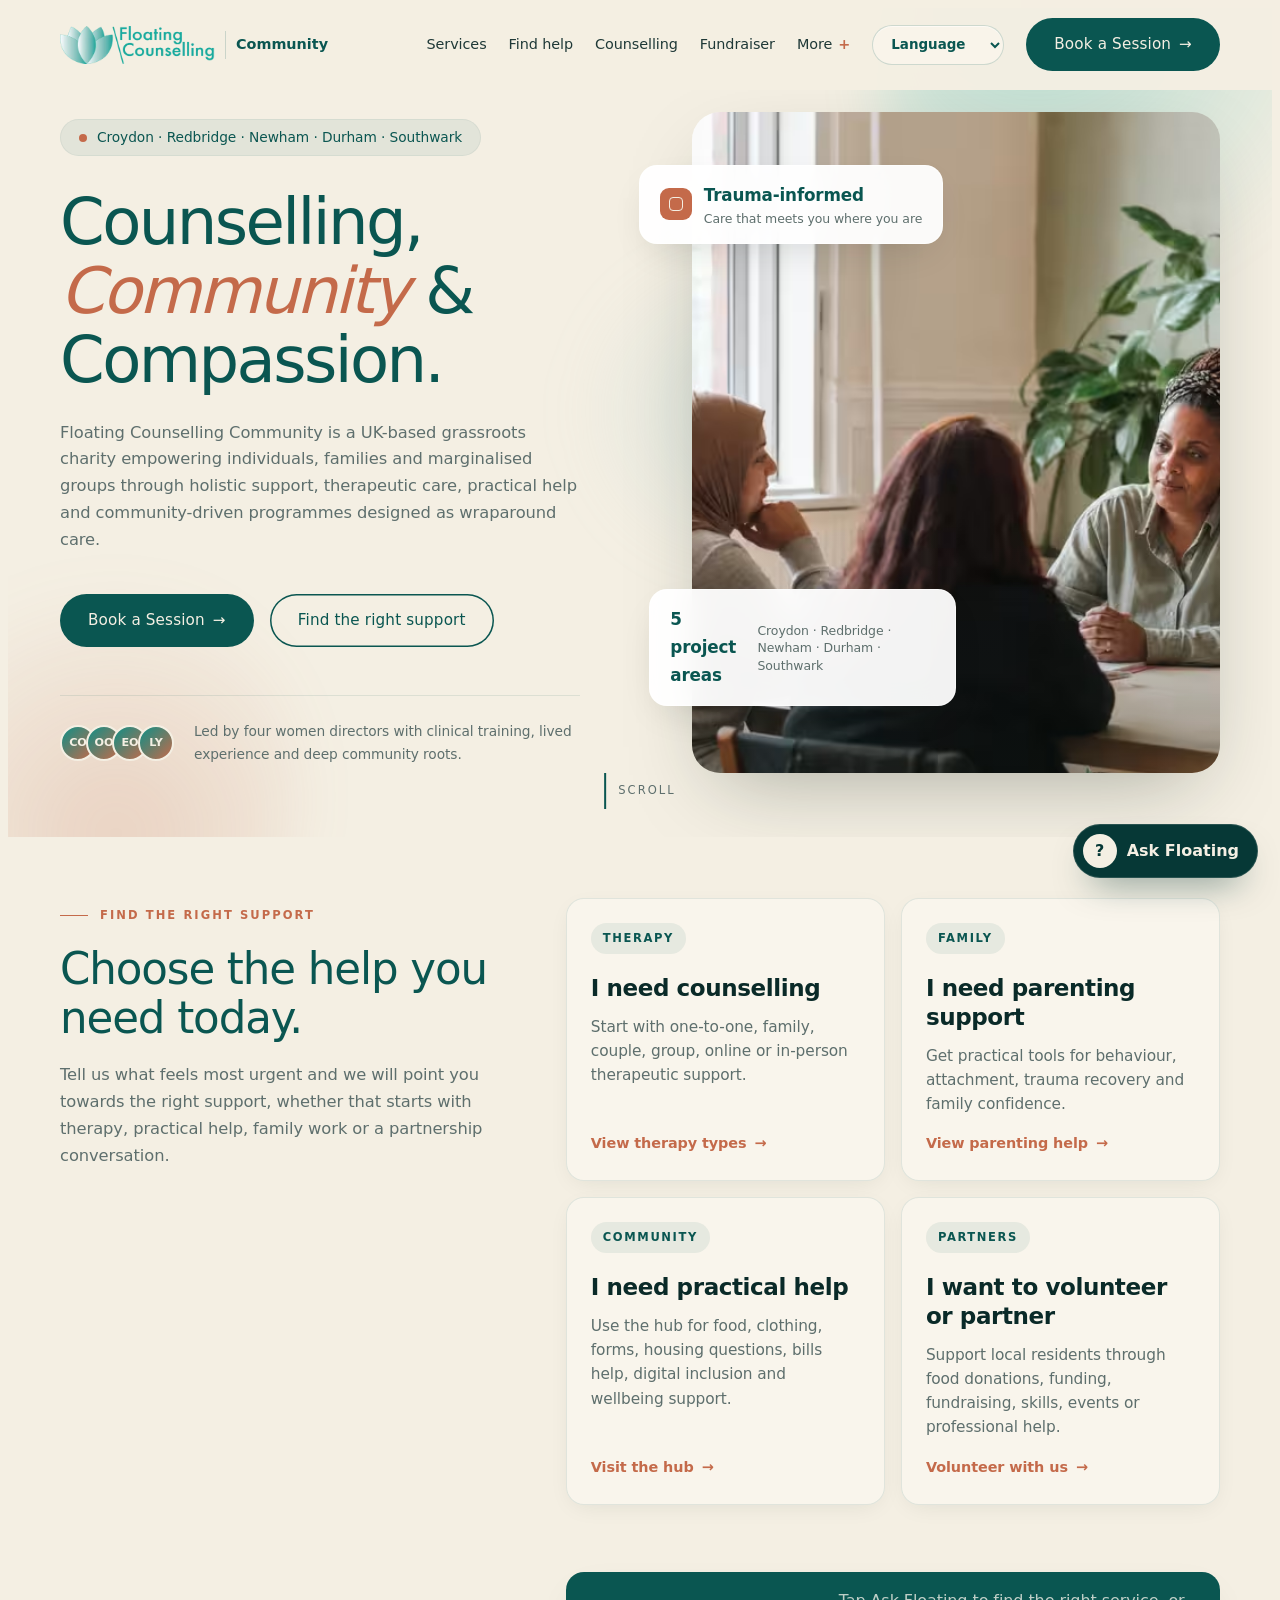
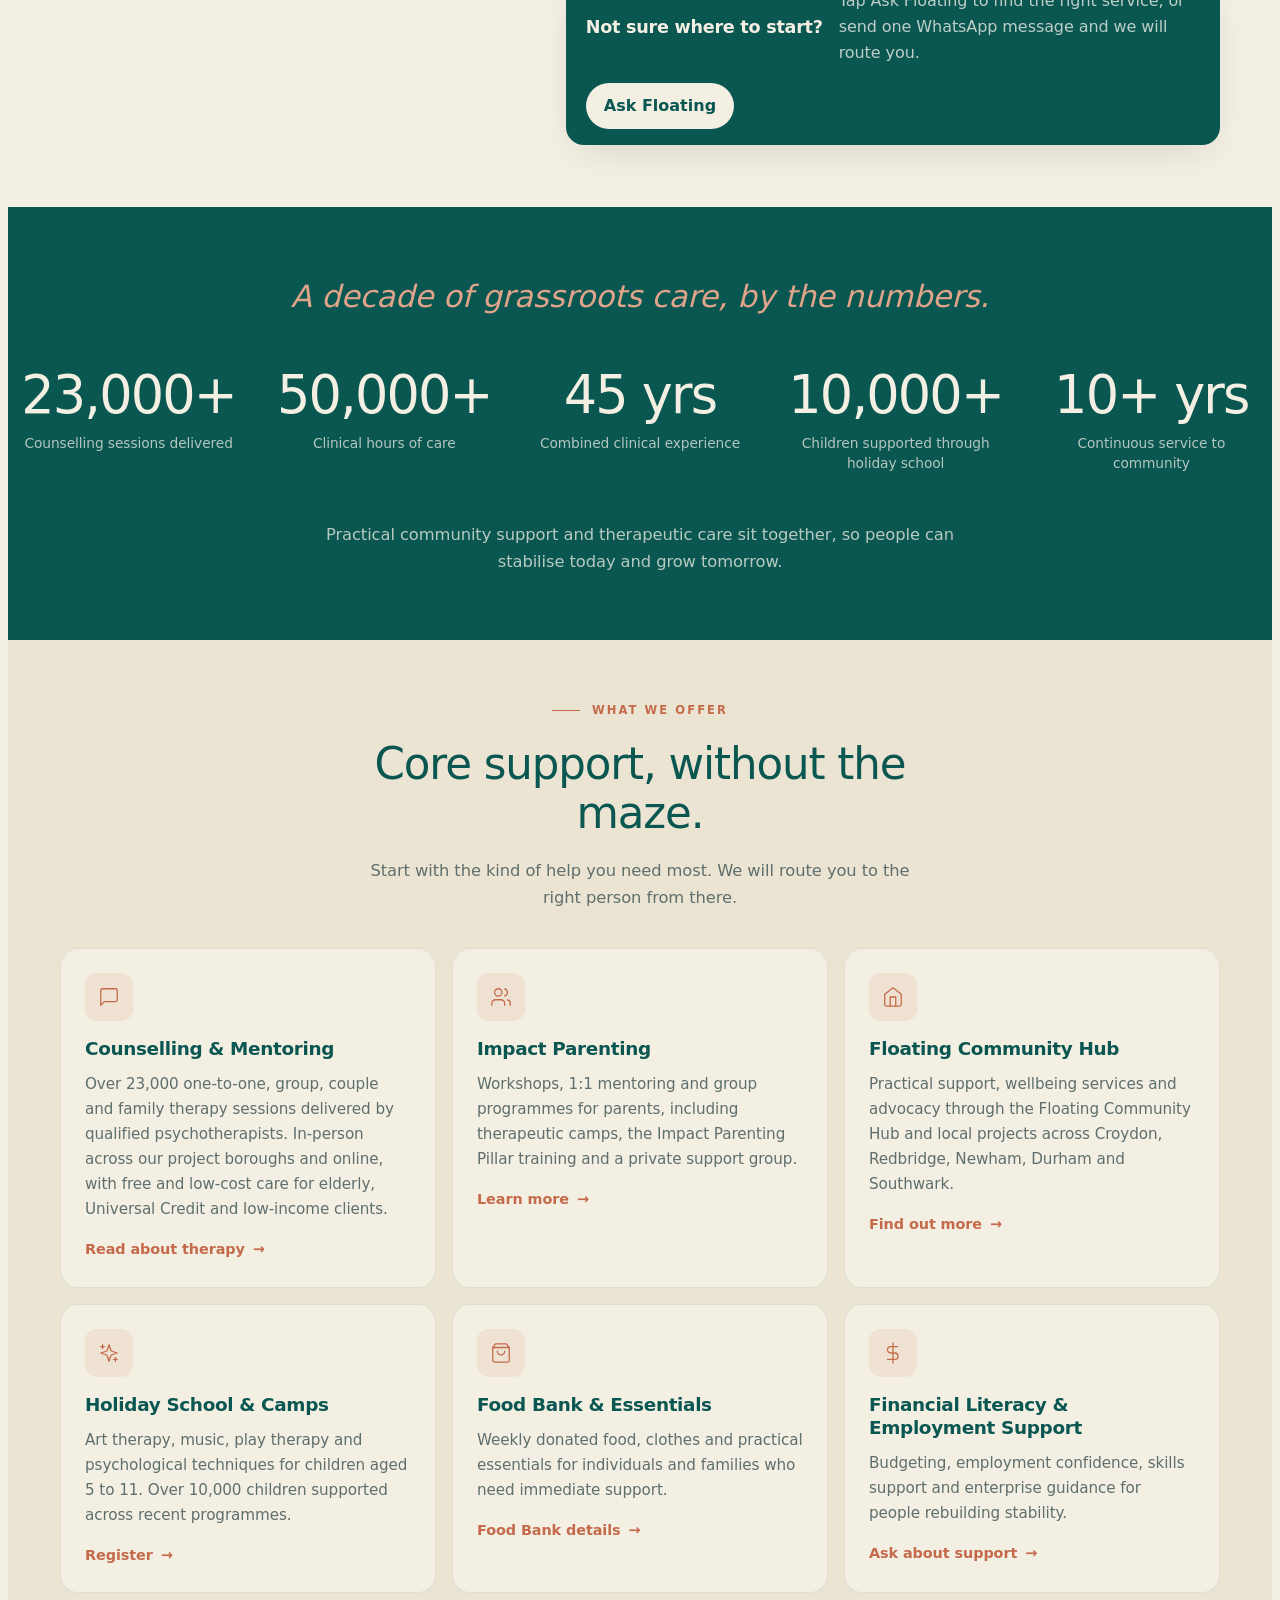
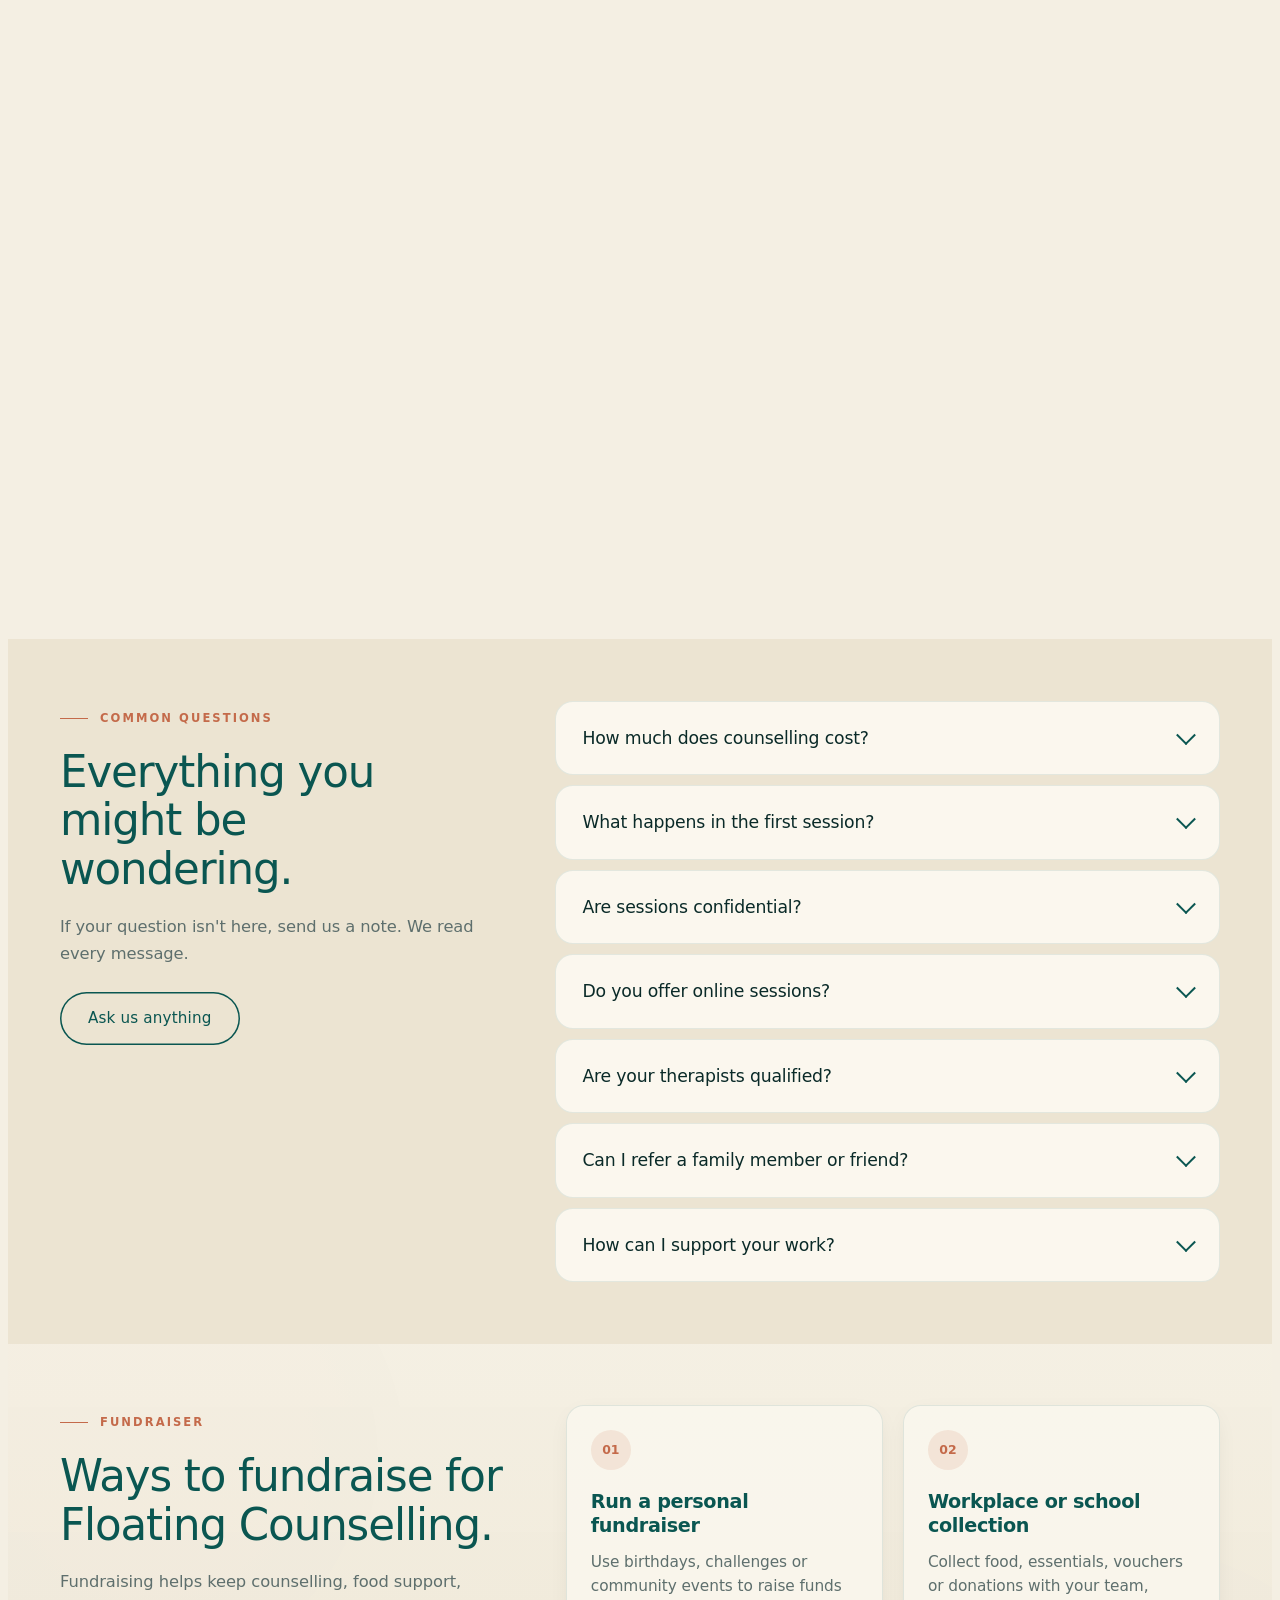
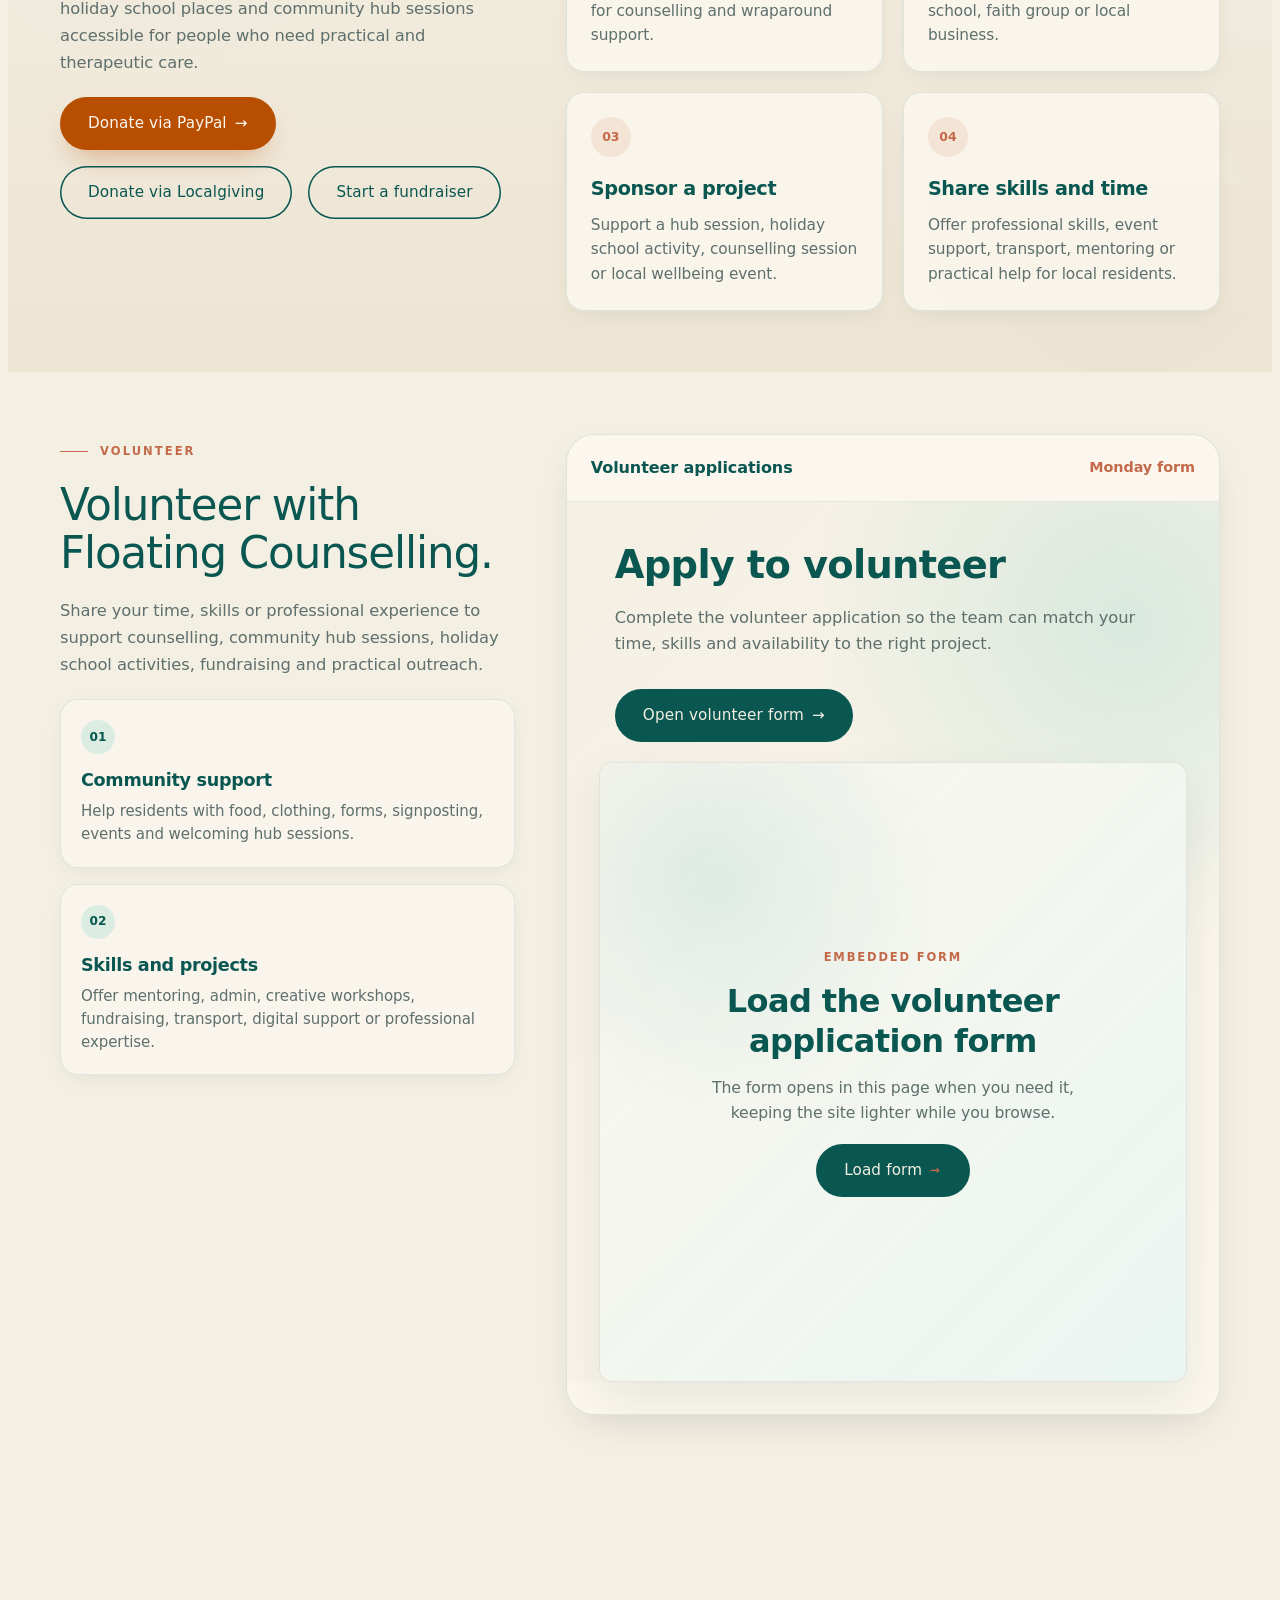
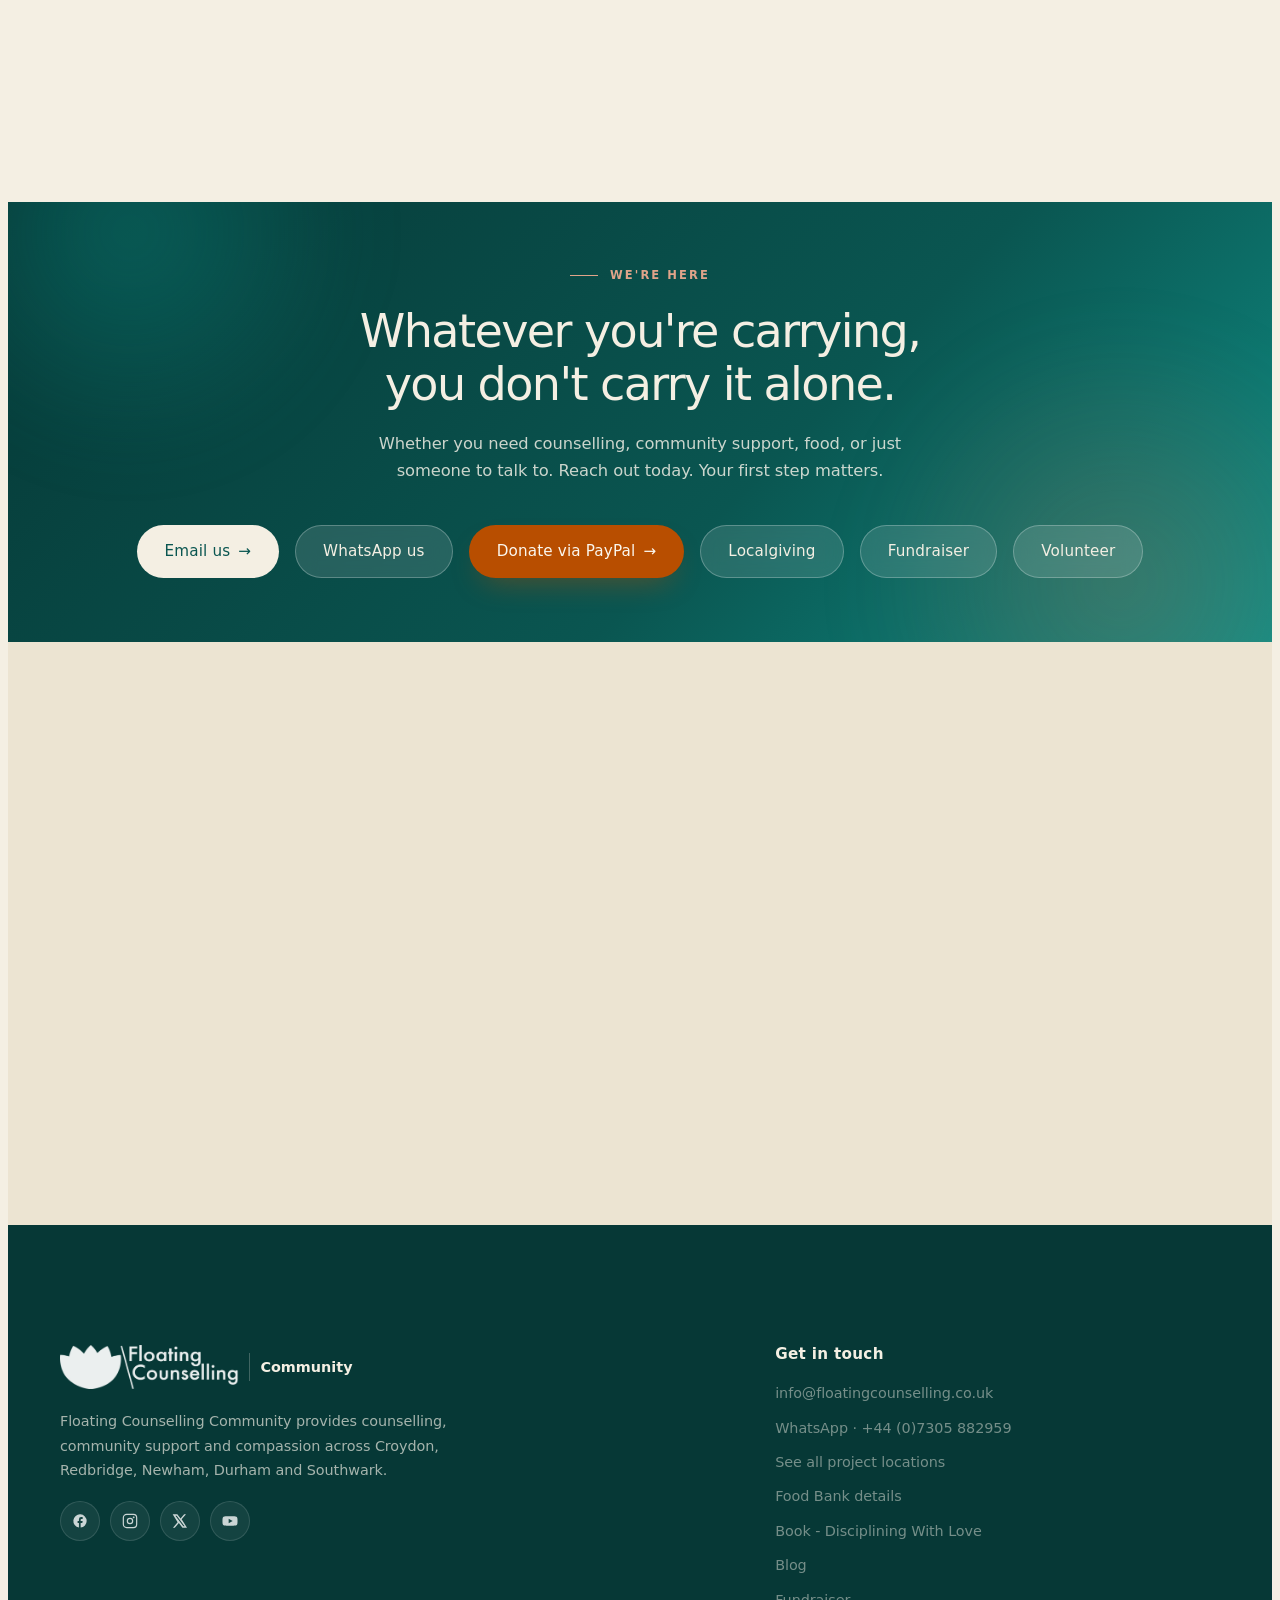
<file: __wix_source_collect.html>
<!DOCTYPE html>
<html lang="en">
<head>
  <meta charset="UTF-8">
  <meta name="viewport" content="width=device-width, initial-scale=1.0">
  <title>Floating Counselling Community translation source</title>
  <script>
    const floatingOrigin = new URL('/', window.location.href).toString();
    const floatingVersion = '20260607-02';
    const floatingUrl = (path) => new URL(`${path}?v=${floatingVersion}`, floatingOrigin).toString();

    window.FloatingHomeManifest = {
      version: floatingVersion,
      assetBase: floatingOrigin,
      runtime: floatingUrl('/wix-floating-home-runtime.js'),
      html: floatingUrl('/index.html'),
      styles: floatingUrl('/styles.css'),
      translationScript: floatingUrl('/floating-translation.js'),
      translationEndpoint: new URL('/api/translate', floatingOrigin).toString(),
      translationStaticBase: new URL('/translations/', floatingOrigin).toString(),
      translationShadowStaticBase: new URL('/translations/wix/', floatingOrigin).toString(),
      pages: {
        home: { html: floatingUrl('/index.html') },
        therapy: { html: floatingUrl('/therapy.html') },
        fundraiser: { html: floatingUrl('/ways-to-fundraise.html') },
        book: { html: floatingUrl('/book.html') },
        blog: { html: floatingUrl('/blog.html') }
      }
    };
  </script>
  <script defer src="/wix-floating-home-runtime.js?v=20260607-02"></script>
</head>
<body>
  <floating-home data-floating-build="20260607-02" data-floating-asset-base="/" data-floating-page="home"></floating-home>
</body>
</html>
</file>
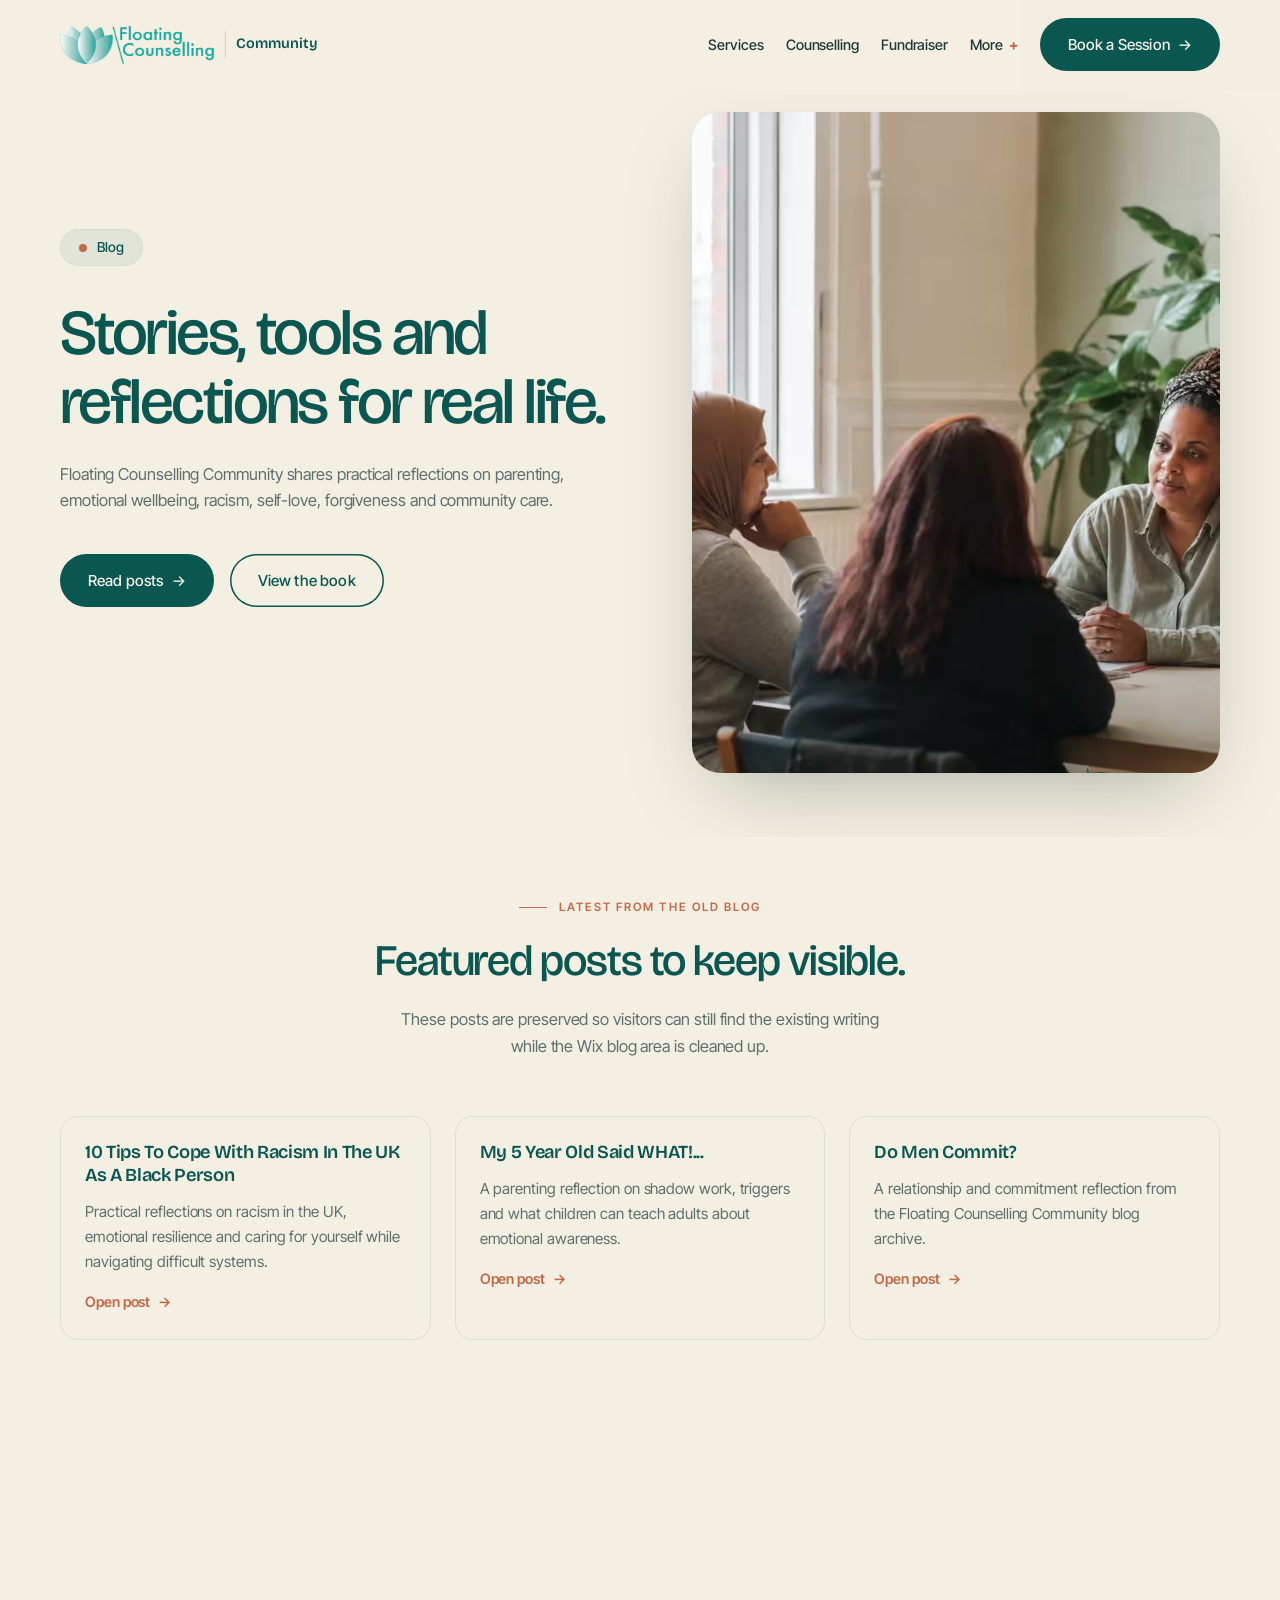
<file: blog.html>
<!DOCTYPE html>
<html lang="en">
<head>
  <meta charset="UTF-8">
  <meta name="viewport" content="width=device-width, initial-scale=1.0">
  <meta name="theme-color" content="#0A5651">
  <title>Blog | Floating Counselling Community</title>
  <meta name="description" content="Read Floating Counselling Community blog posts on parenting, wellbeing, racism, self-love, forgiveness and emotional health.">
  <meta name="robots" content="index, follow, max-image-preview:large">
  <link rel="canonical" href="https://www.floatingcounselling.co.uk/blog">
  <link rel="icon" type="image/svg+xml" href="images/favicon.svg?v=20260607-02">
  <link rel="icon" type="image/png" sizes="32x32" href="images/favicon-32.png?v=20260607-02">
  <link rel="apple-touch-icon" sizes="180x180" href="images/favicon-180.png?v=20260607-02">
  <meta property="og:type" content="website">
  <meta property="og:site_name" content="Floating Counselling Community">
  <meta property="og:title" content="Blog | Floating Counselling Community">
  <meta property="og:description" content="Blog posts from Floating Counselling Community on parenting, wellbeing and emotional health.">
  <meta property="og:url" content="https://www.floatingcounselling.co.uk/blog">
  <meta property="og:image" content="https://www.floatingcounselling.co.uk/images/og-cover.jpg">
  <meta name="twitter:card" content="summary_large_image">
  <link rel="preconnect" href="https://fonts.googleapis.com">
  <link rel="preconnect" href="https://fonts.gstatic.com" crossorigin>
  <link rel="stylesheet" href="https://fonts.googleapis.com/css2?family=Bricolage+Grotesque:opsz,wght@12..96,300;12..96,400;12..96,500;12..96,600;12..96,700&family=Inter+Tight:wght@300;400;500;600;700&display=swap">
  <link rel="stylesheet" href="styles.css?v=20260607-02">
  <script defer src="script.js?v=20260607-02"></script>
</head>
<body>
<a href="#main" class="skip-link">Skip to content</a>

<nav class="navbar" id="navbar" aria-label="Primary">
  <div class="container">
    <a href="https://www.floatingcounselling.co.uk/#home" class="nav-logo" data-magnetic aria-label="Floating Counselling Community - Home">
      <img src="images/logo.webp" alt="Floating Counselling" class="nav-logo-img" width="180" height="44" decoding="async">
      <span class="nav-brand-name">Community</span>
    </a>
    <ul class="nav-links" id="navLinks">
      <li><a href="https://www.floatingcounselling.co.uk/#services">Services</a></li>
      <li><a href="https://www.floatingcounselling.co.uk/therapy">Counselling</a></li>
      <li><a href="https://www.floatingcounselling.co.uk/ways-to-fundraise">Fundraiser</a></li>
      <li class="nav-dropdown">
        <details class="nav-menu">
          <summary>More</summary>
          <div class="nav-menu-panel">
            <a href="https://www.floatingcounselling.co.uk/therapy#therapy-types">Types of therapy</a>
            <a href="https://croydon.simplyconnect.uk/activities/e9404c10-c4f7-11ea-93d1-5d7a89c15576/food-bank-thursday-hot-drinks-and-food-parcels-in-woodside-memorial-croydon-fb" target="_blank" rel="noopener">Food Bank</a>
            <a href="https://www.floatingcounselling.co.uk/book">Book - Disciplining With Love</a>
            <a href="https://www.floatingcounselling.co.uk/blog">Blog</a>
            <a href="https://www.floatingcounselling.co.uk/#parenting">Parenting</a>
            <a href="https://www.floatingcounselling.co.uk/#holiday-school">Holiday School</a>
            <a href="https://www.floatingcounselling.co.uk/#hub">Community Hub</a>
          </div>
        </details>
      </li>
      <li><a href="https://www.floatingcounselling.co.uk/#contact" class="btn btn-primary nav-cta" data-magnetic><span class="nav-cta-text">Book a Session</span><span class="nav-cta-arrow arrow" aria-hidden="true">→</span></a></li>
    </ul>
    <button class="nav-toggle" id="navToggle" aria-label="Toggle navigation" aria-expanded="false">
      <span></span><span></span><span></span>
    </button>
  </div>
</nav>

<main id="main">
  <section class="hero" id="blog">
    <div class="hero-bg" aria-hidden="true"><div class="hero-grain"></div></div>
    <div class="container hero-grid">
      <div class="hero-content">
        <div class="hero-badge"><span class="dot"></span> Blog</div>
        <h1>Stories, tools and reflections for real life.</h1>
        <p class="hero-lede">Floating Counselling Community shares practical reflections on parenting, emotional wellbeing, racism, self-love, forgiveness and community care.</p>
        <div class="hero-buttons" data-fade>
          <a href="#latest-posts" class="btn btn-primary" data-magnetic>Read posts <span class="arrow">→</span></a>
          <a href="https://www.floatingcounselling.co.uk/book" class="btn btn-ghost" data-magnetic>View the book</a>
        </div>
      </div>
      <div class="hero-visual" data-parallax data-speed="0.16" aria-hidden="true">
        <div class="hero-visual-frame">
          <picture>
            <source srcset="images/counselling-real-20260515-960.avif" type="image/avif">
            <img src="images/counselling-real-20260515-960.webp" alt="" width="960" height="960" loading="eager" decoding="async">
          </picture>
        </div>
      </div>
    </div>
  </section>

  <section class="section" id="latest-posts">
    <div class="container">
      <header class="section-header">
        <div class="section-label"><span></span> Latest from the old blog</div>
        <h2 class="section-title">Featured posts to keep visible.</h2>
        <p class="section-subtitle">These posts are preserved so visitors can still find the existing writing while the Wix blog area is cleaned up.</p>
      </header>
      <div class="resources-grid">
        <article class="service-card" data-card>
          <h3>10 Tips To Cope With Racism In The UK As A Black Person</h3>
          <p>Practical reflections on racism in the UK, emotional resilience and caring for yourself while navigating difficult systems.</p>
          <a href="https://www.floatingcounselling.co.uk/single-post/10-tips-to-cope-with-racism-the-uk-as-a-black-person" class="learn-more">Open post <span>→</span></a>
        </article>
        <article class="service-card" data-card>
          <h3>My 5 Year Old Said WHAT!...</h3>
          <p>A parenting reflection on shadow work, triggers and what children can teach adults about emotional awareness.</p>
          <a href="https://www.floatingcounselling.co.uk/single-post/5year-old-shadow-work" class="learn-more">Open post <span>→</span></a>
        </article>
        <article class="service-card" data-card>
          <h3>Do Men Commit?</h3>
          <p>A relationship and commitment reflection from the Floating Counselling Community blog archive.</p>
          <a href="https://www.floatingcounselling.co.uk/single-post/do-men-commit" class="learn-more">Open post <span>→</span></a>
        </article>
      </div>
    </div>
  </section>

  <section class="section">
    <div class="container">
      <header class="section-header">
        <div class="section-label"><span></span> Feedback themes</div>
        <h2 class="section-title">Why people trust the work.</h2>
        <p class="section-subtitle">Celestina's public BetterHelp reviews reflect the same themes explored across the blog: emotional safety, cultural understanding, relationships, confidence and practical change.</p>
      </header>
      <div class="client-feedback-grid">
        <article class="client-feedback-card" data-card>
          <h3>Emotionally safe</h3>
          <p>Feedback themes describe a calm space for sensitive conversations, self-reflection and gradual confidence building.</p>
          <span class="client-feedback-source">Public BetterHelp feedback</span>
        </article>
        <article class="client-feedback-card" data-card>
          <h3>Culturally aware</h3>
          <p>Clients mention being understood around culture, womanhood and identity, which connects to the blog's focus on real lived experience.</p>
          <span class="client-feedback-source">Public BetterHelp feedback</span>
        </article>
        <article class="client-feedback-card" data-card>
          <h3>Helpful direction</h3>
          <p>Reviews point to practical guidance, clear reflection and new ways to look at difficult situations.</p>
          <span class="client-feedback-source">Public BetterHelp feedback</span>
        </article>
      </div>
      <div class="section-actions">
        <a href="https://www.betterhelp.com/celestina-oniye-thomas/" class="btn btn-ghost" target="_blank" rel="noopener" data-magnetic>View BetterHelp profile</a>
      </div>
    </div>
  </section>

  <section class="section section--cream">
    <div class="container">
      <header class="section-header">
        <div class="section-label"><span></span> Blog topics</div>
        <h2 class="section-title">More themes from the archive.</h2>
        <p class="section-subtitle">The older blog includes writing on self-love, forgiveness, anxiety, children's mental health, anger, relationships and personal resilience.</p>
      </header>
      <div class="services-grid">
        <article class="service-card" data-card>
          <h3>Parenting and family</h3>
          <p>Child discipline, shadow work, parent-child connection and supporting children through emotional challenges.</p>
        </article>
        <article class="service-card" data-card>
          <h3>Wellbeing and confidence</h3>
          <p>Self-love, forgiveness, anxiety management and the small decisions that can change a person's direction.</p>
        </article>
        <article class="service-card" data-card>
          <h3>Community and identity</h3>
          <p>Racism, authenticity, relationships and the social issues that affect mental health.</p>
        </article>
      </div>
    </div>
  </section>

  <section class="cta-section">
    <div class="container cta-inner">
      <div class="section-label section-label--light"><span></span> Need support?</div>
      <h2>Use the blog as a start, then talk to the team.</h2>
      <p>If a topic connects with what you are carrying, Floating Counselling Community can help route you to the right support.</p>
      <div class="cta-buttons">
        <a href="https://www.floatingcounselling.co.uk/therapy" class="btn btn-white" data-magnetic>View counselling <span class="arrow">→</span></a>
        <a href="https://wa.me/447305882959" class="btn btn-glass" target="_blank" rel="noopener" data-magnetic>WhatsApp us</a>
      </div>
    </div>
  </section>
</main>
</body>
</html>
</file>
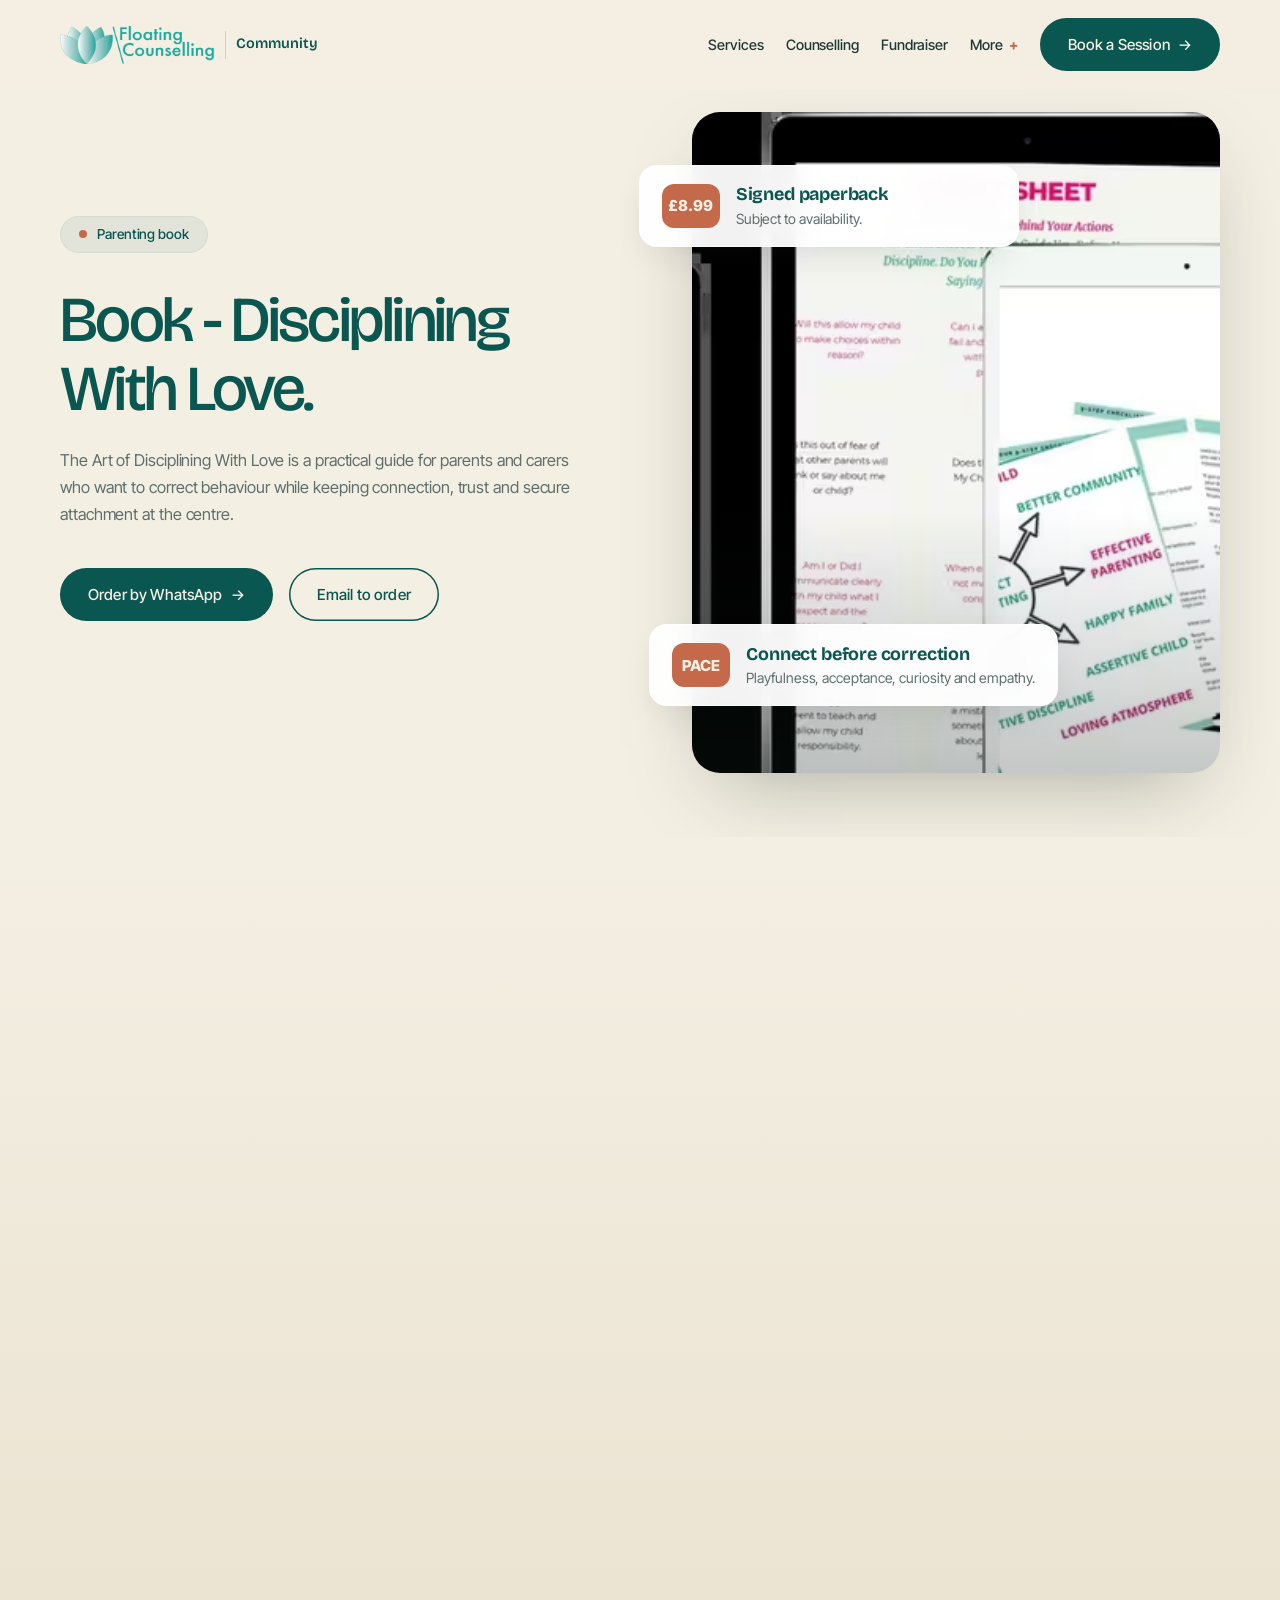
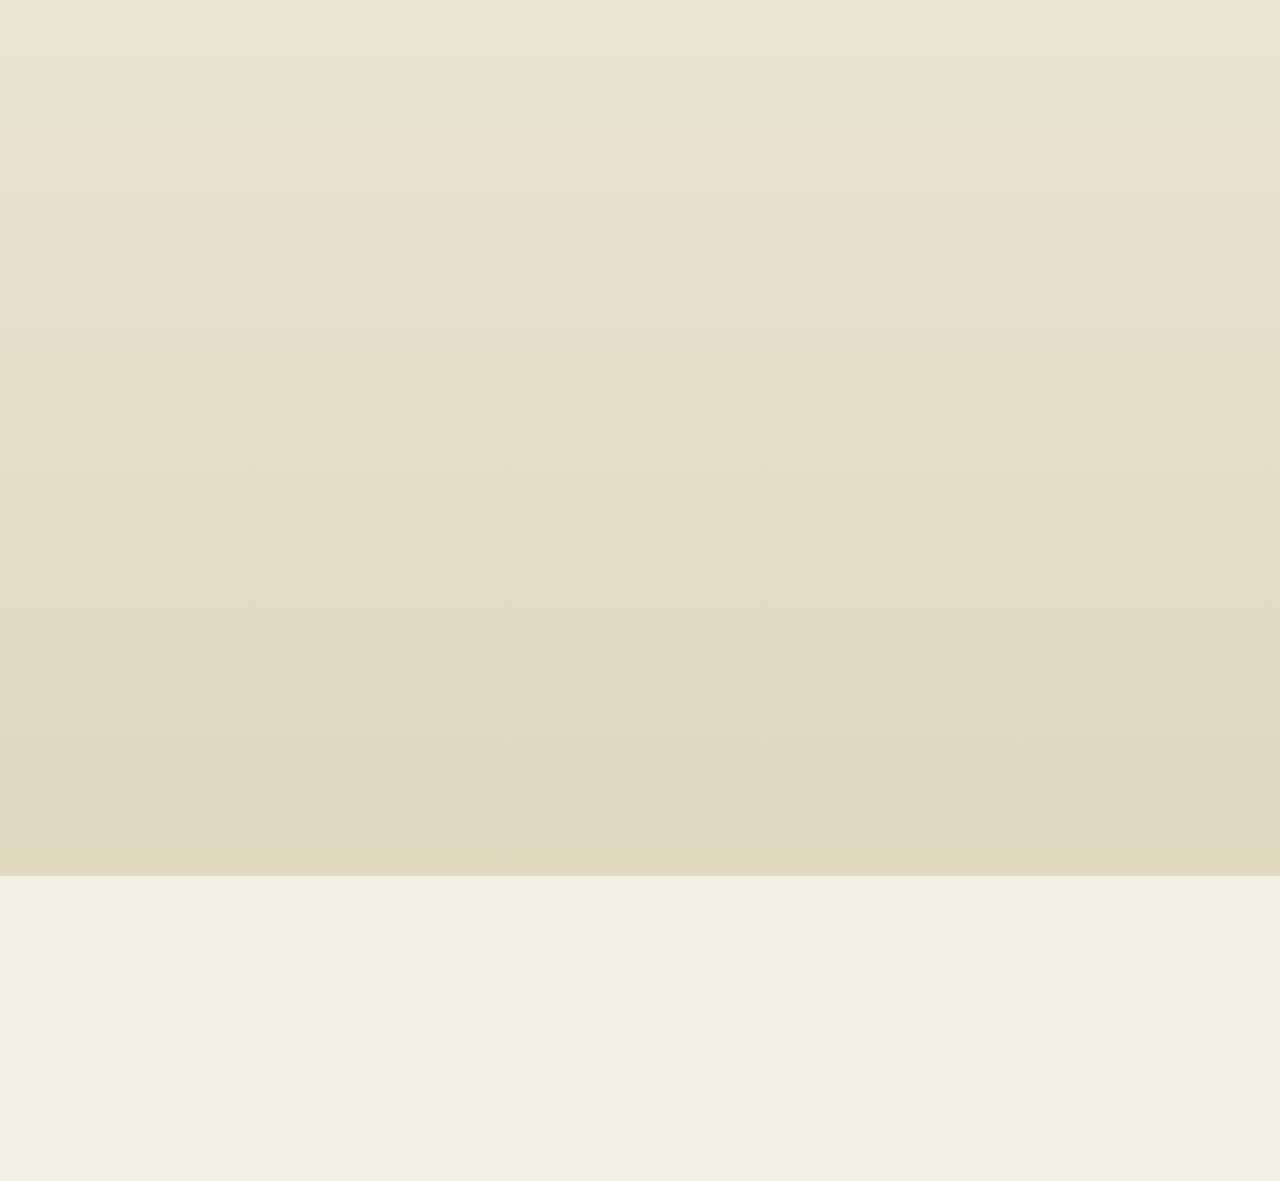
<file: book.html>
<!DOCTYPE html>
<html lang="en">
<head>
  <meta charset="UTF-8">
  <meta name="viewport" content="width=device-width, initial-scale=1.0">
  <meta name="theme-color" content="#0A5651">
  <title>Book - Disciplining With Love | Floating Counselling Community</title>
  <meta name="description" content="Order The Art of Disciplining With Love from Floating Counselling Community, a practical parenting book about connection, discipline and secure attachment.">
  <meta name="robots" content="index, follow, max-image-preview:large">
  <link rel="canonical" href="https://www.floatingcounselling.co.uk/book">
  <link rel="icon" type="image/svg+xml" href="images/favicon.svg?v=20260607-02">
  <link rel="icon" type="image/png" sizes="32x32" href="images/favicon-32.png?v=20260607-02">
  <link rel="apple-touch-icon" sizes="180x180" href="images/favicon-180.png?v=20260607-02">
  <meta property="og:type" content="book">
  <meta property="og:site_name" content="Floating Counselling Community">
  <meta property="og:title" content="Book - Disciplining With Love | Floating Counselling Community">
  <meta property="og:description" content="A practical parenting book about connection before correction, discipline and secure attachment.">
  <meta property="og:url" content="https://www.floatingcounselling.co.uk/book">
  <meta property="og:image" content="https://www.floatingcounselling.co.uk/images/og-cover.jpg">
  <meta name="twitter:card" content="summary_large_image">
  <link rel="preconnect" href="https://fonts.googleapis.com">
  <link rel="preconnect" href="https://fonts.gstatic.com" crossorigin>
  <link rel="stylesheet" href="https://fonts.googleapis.com/css2?family=Bricolage+Grotesque:opsz,wght@12..96,300;12..96,400;12..96,500;12..96,600;12..96,700&family=Inter+Tight:wght@300;400;500;600;700&display=swap">
  <link rel="stylesheet" href="styles.css?v=20260607-02">
  <script defer src="script.js?v=20260607-02"></script>
</head>
<body>
<a href="#main" class="skip-link">Skip to content</a>

<nav class="navbar" id="navbar" aria-label="Primary">
  <div class="container">
    <a href="https://www.floatingcounselling.co.uk/#home" class="nav-logo" data-magnetic aria-label="Floating Counselling Community - Home">
      <img src="images/logo.webp" alt="Floating Counselling" class="nav-logo-img" width="180" height="44" decoding="async">
      <span class="nav-brand-name">Community</span>
    </a>
    <ul class="nav-links" id="navLinks">
      <li><a href="https://www.floatingcounselling.co.uk/#services">Services</a></li>
      <li><a href="https://www.floatingcounselling.co.uk/therapy">Counselling</a></li>
      <li><a href="https://www.floatingcounselling.co.uk/ways-to-fundraise">Fundraiser</a></li>
      <li class="nav-dropdown">
        <details class="nav-menu">
          <summary>More</summary>
          <div class="nav-menu-panel">
            <a href="https://www.floatingcounselling.co.uk/therapy#therapy-types">Types of therapy</a>
            <a href="https://croydon.simplyconnect.uk/activities/e9404c10-c4f7-11ea-93d1-5d7a89c15576/food-bank-thursday-hot-drinks-and-food-parcels-in-woodside-memorial-croydon-fb" target="_blank" rel="noopener">Food Bank</a>
            <a href="https://www.floatingcounselling.co.uk/book">Book - Disciplining With Love</a>
            <a href="https://www.floatingcounselling.co.uk/blog">Blog</a>
            <a href="https://www.floatingcounselling.co.uk/#parenting">Parenting</a>
            <a href="https://www.floatingcounselling.co.uk/#holiday-school">Holiday School</a>
            <a href="https://www.floatingcounselling.co.uk/#hub">Community Hub</a>
          </div>
        </details>
      </li>
      <li><a href="https://www.floatingcounselling.co.uk/#contact" class="btn btn-primary nav-cta" data-magnetic><span class="nav-cta-text">Book a Session</span><span class="nav-cta-arrow arrow" aria-hidden="true">→</span></a></li>
    </ul>
    <button class="nav-toggle" id="navToggle" aria-label="Toggle navigation" aria-expanded="false">
      <span></span><span></span><span></span>
    </button>
  </div>
</nav>

<main id="main">
  <section class="hero" id="book">
    <div class="hero-bg" aria-hidden="true"><div class="hero-grain"></div></div>
    <div class="container hero-grid">
      <div class="hero-content">
        <div class="hero-badge"><span class="dot"></span> Parenting book</div>
        <h1>Book - Disciplining With Love.</h1>
        <p class="hero-lede">The Art of Disciplining With Love is a practical guide for parents and carers who want to correct behaviour while keeping connection, trust and secure attachment at the centre.</p>
        <div class="hero-buttons" data-fade>
          <a href="https://wa.me/447305882959?text=Hi%20Floating%20Counselling%20Community%2C%20I%20would%20like%20to%20order%20the%20Disciplining%20With%20Love%20book." class="btn btn-primary" target="_blank" rel="noopener" data-magnetic>Order by WhatsApp <span class="arrow">→</span></a>
          <a href="mailto:info@floatingcounselling.co.uk?subject=Book%20order%20-%20Disciplining%20With%20Love" class="btn btn-ghost" data-magnetic>Email to order</a>
        </div>
      </div>
      <div class="hero-visual" data-parallax data-speed="0.16" aria-hidden="true">
        <div class="hero-visual-frame">
          <picture>
            <source srcset="images/original-impact-parenting-720.avif" type="image/avif">
            <img src="images/original-impact-parenting-720.webp" alt="" width="720" height="720" loading="eager" decoding="async">
          </picture>
        </div>
        <div class="hero-float hero-float--top"><span class="hero-float-mark">£8.99</span><strong>Signed paperback</strong><p>Subject to availability.</p></div>
        <div class="hero-float hero-float--bottom"><span class="hero-float-mark">PACE</span><strong>Connect before correction</strong><p>Playfulness, acceptance, curiosity and empathy.</p></div>
      </div>
    </div>
  </section>

  <section class="section section--book">
    <div class="container book-grid">
      <div class="book-image">
        <div class="book-glow" aria-hidden="true"></div>
        <div class="book-image-frame">
          <img src="images/original-impact-parenting.webp" alt="Impact Parenting resource from Floating Counselling Community" loading="lazy" decoding="async">
        </div>
      </div>
      <div class="book-content">
        <div class="section-label"><span></span> What the book covers</div>
        <h2 class="section-title">Discipline that protects attachment.</h2>
        <blockquote>"Connect before you correct, discipline with love, and still create a secure attachment."</blockquote>
        <ul class="book-points">
          <li><span>01</span> Understand why physical punishment harms trust and emotional safety.</li>
          <li><span>02</span> Build self-awareness around parenting triggers and inherited patterns.</li>
          <li><span>03</span> Use practical, bonding-focused strategies shaped by psychotherapy and Christian values.</li>
          <li><span>04</span> Apply the PACE model: playfulness, acceptance, curiosity and empathy.</li>
        </ul>
        <div class="book-cta">
          <a href="https://wa.me/447305882959?text=Hi%20Floating%20Counselling%20Community%2C%20I%20would%20like%20to%20order%20the%20Disciplining%20With%20Love%20book." class="btn btn-primary" target="_blank" rel="noopener" data-magnetic>Buy / order the book <span class="arrow">→</span></a>
          <a href="https://www.floatingcounselling.co.uk/#parenting" class="btn btn-ghost" data-magnetic>View parenting support</a>
        </div>
      </div>
    </div>
  </section>

  <section class="section">
    <div class="container">
      <header class="section-header">
        <div class="section-label"><span></span> Feedback themes</div>
        <h2 class="section-title">Connection before correction in practice.</h2>
        <p class="section-subtitle">Public therapy feedback for Celestina often mentions feeling safe, understood and supported with practical direction. Those same values shape the book's approach to parenting.</p>
      </header>
      <div class="client-feedback-grid">
        <article class="client-feedback-card" data-card>
          <h3>Warm and patient</h3>
          <p>Clients describe a therapeutic style that helps people feel comfortable enough to open up and work through sensitive family experiences.</p>
          <span class="client-feedback-source">Public BetterHelp feedback</span>
        </article>
        <article class="client-feedback-card" data-card>
          <h3>Practical next steps</h3>
          <p>Feedback highlights clear reflections and realistic options, matching the book's focus on practical, loving discipline strategies.</p>
          <span class="client-feedback-source">Public BetterHelp feedback</span>
        </article>
        <article class="client-feedback-card" data-card>
          <h3>Attachment-minded care</h3>
          <p>The feedback points to safety, trust and gentle challenge: the same foundation behind connect-before-correction parenting.</p>
          <span class="client-feedback-source">Public BetterHelp feedback</span>
        </article>
      </div>
      <div class="section-actions">
        <a href="https://www.betterhelp.com/celestina-oniye-thomas/" class="btn btn-ghost" target="_blank" rel="noopener" data-magnetic>View BetterHelp profile</a>
      </div>
    </div>
  </section>

  <section class="section">
    <div class="container">
      <header class="section-header">
        <div class="section-label"><span></span> Available formats</div>
        <h2 class="section-title">Choose the route that works.</h2>
        <p class="section-subtitle">The team can confirm current stock, postage and whether the eBook is available.</p>
      </header>
      <div class="services-grid">
        <article class="service-card" data-card>
          <h3>Signed paperback</h3>
          <p>The Art of Disciplining With Love, signed paperback. Previously listed at £8.99, subject to current stock and postage.</p>
          <a href="https://wa.me/447305882959?text=Hi%20Floating%20Counselling%20Community%2C%20I%20would%20like%20to%20order%20the%20signed%20paperback%20book." class="learn-more" target="_blank" rel="noopener">Order paperback <span>→</span></a>
        </article>
        <article class="service-card" data-card>
          <h3>eBook enquiry</h3>
          <p>Ask the team whether the digital version is currently available and how to receive it.</p>
          <a href="mailto:info@floatingcounselling.co.uk?subject=eBook%20enquiry%20-%20Disciplining%20With%20Love" class="learn-more">Ask about eBook <span>→</span></a>
        </article>
        <article class="service-card" data-card>
          <h3>Parenting support</h3>
          <p>Pair the book with Impact Parenting support, workshops or practical family guidance.</p>
          <a href="https://www.floatingcounselling.co.uk/#parenting" class="learn-more">Explore parenting support <span>→</span></a>
        </article>
      </div>
    </div>
  </section>
</main>
</body>
</html>
</file>
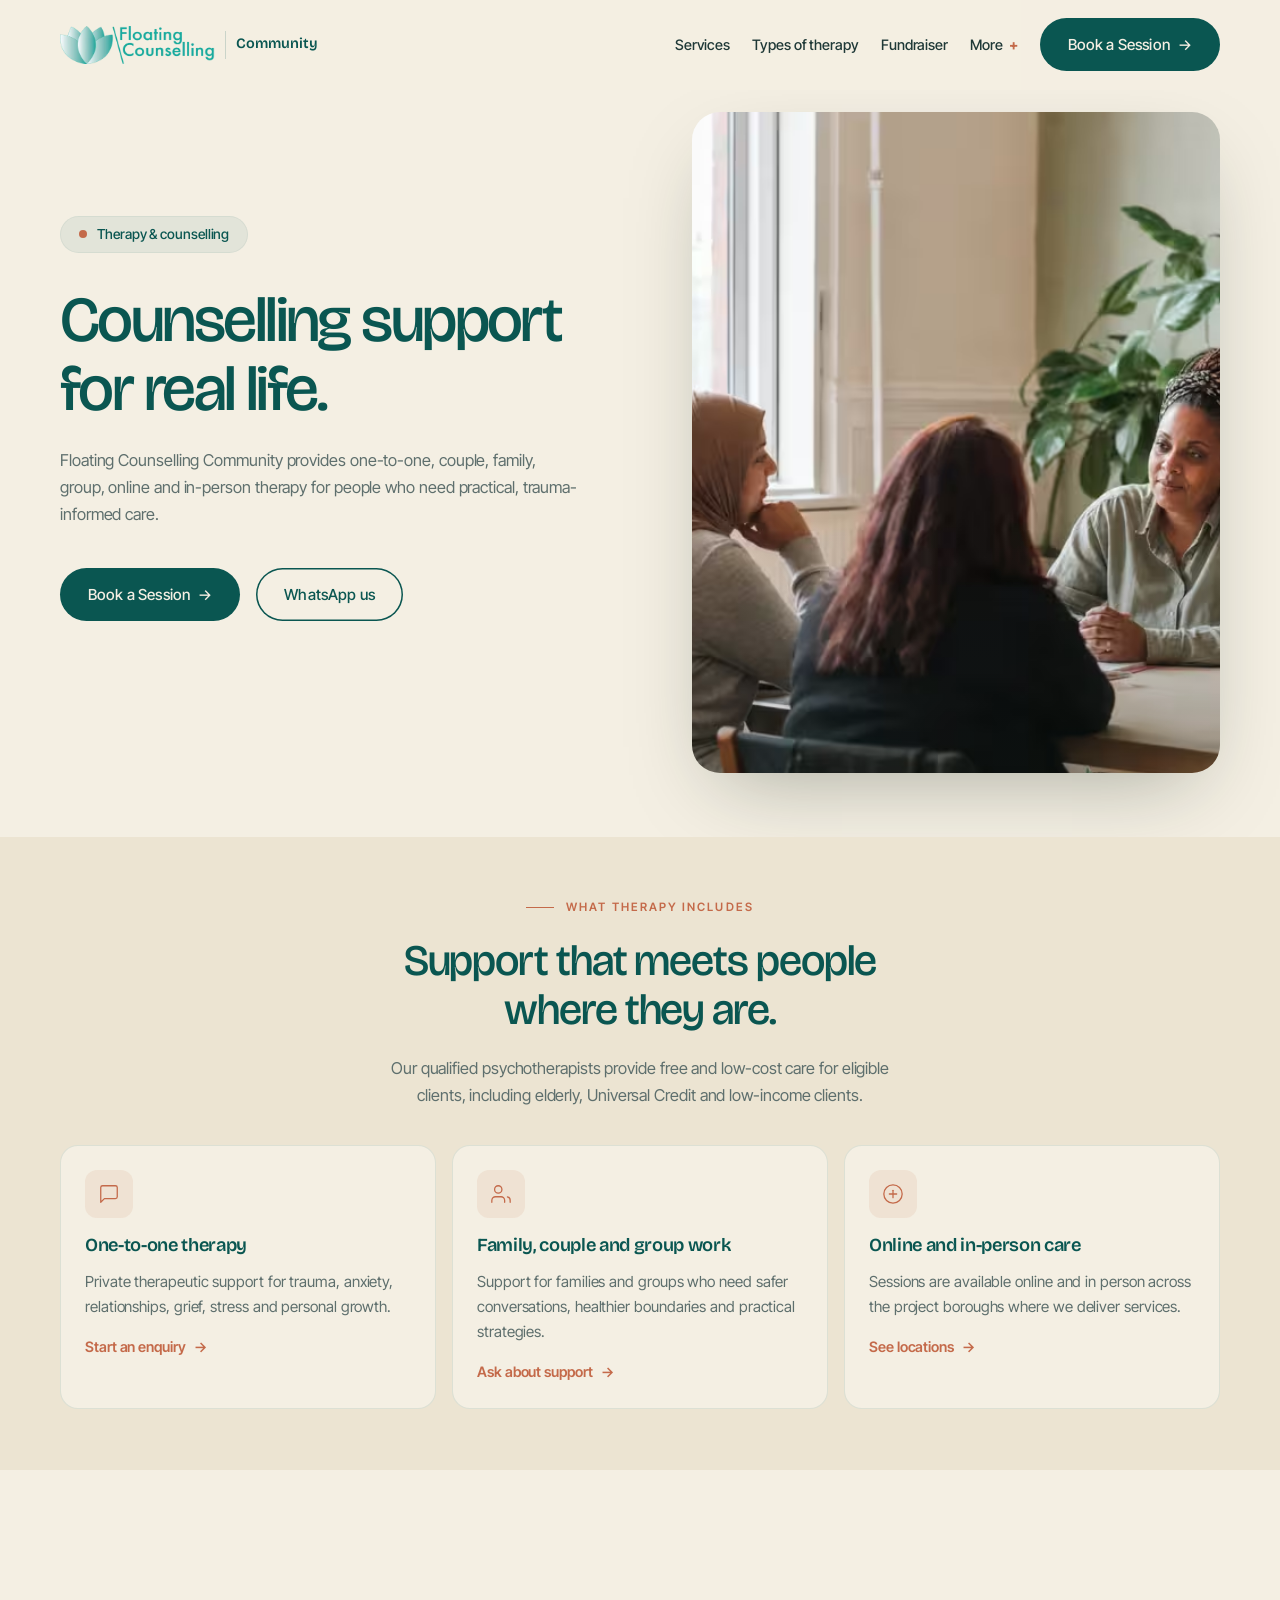
<file: therapy.html>
<!DOCTYPE html>
<html lang="en">
<head>
  <meta charset="UTF-8">
  <meta name="viewport" content="width=device-width, initial-scale=1.0">
  <meta name="theme-color" content="#0A5651">
  <title>Types of Therapy &amp; Counselling | Floating Counselling Community</title>
  <meta name="description" content="Types of therapy and counselling from Floating Counselling Community, including one-to-one, couples, family, group, online, in-person, CBT, humanistic, psychodynamic and integrative support across Croydon, Redbridge, Newham, Durham and Southwark.">
  <meta name="robots" content="index, follow, max-image-preview:large">
  <link rel="canonical" href="https://www.floatingcounselling.co.uk/therapy">
  <link rel="icon" type="image/svg+xml" href="images/favicon.svg?v=20260607-02">
  <link rel="icon" type="image/png" sizes="32x32" href="images/favicon-32.png?v=20260607-02">
  <link rel="apple-touch-icon" sizes="180x180" href="images/favicon-180.png?v=20260607-02">
  <meta property="og:type" content="website">
  <meta property="og:site_name" content="Floating Counselling Community">
  <meta property="og:title" content="Types of Therapy &amp; Counselling | Floating Counselling Community">
  <meta property="og:description" content="One-to-one, couple, family, group, online, in-person, CBT, humanistic, psychodynamic and integrative counselling from Floating Counselling Community.">
  <meta property="og:url" content="https://www.floatingcounselling.co.uk/therapy">
  <meta property="og:image" content="https://www.floatingcounselling.co.uk/images/og-cover.jpg">
  <meta property="og:image:alt" content="Counselling conversation at Floating Counselling">
  <meta property="og:locale" content="en_GB">
  <meta name="twitter:card" content="summary_large_image">
  <meta name="twitter:site" content="@FloatCounsellor">
  <meta name="twitter:title" content="Types of Therapy &amp; Counselling | Floating Counselling Community">
  <meta name="twitter:description" content="Trauma-informed CBT, humanistic, psychodynamic, integrative and practical counselling support from Floating Counselling Community.">
  <meta name="twitter:image" content="https://www.floatingcounselling.co.uk/images/og-cover.jpg">
  <meta name="twitter:image:alt" content="Counselling conversation at Floating Counselling">
  <link rel="preconnect" href="https://fonts.googleapis.com">
  <link rel="preconnect" href="https://fonts.gstatic.com" crossorigin>
  <link rel="stylesheet" href="https://fonts.googleapis.com/css2?family=Bricolage+Grotesque:opsz,wght@12..96,300;12..96,400;12..96,500;12..96,600;12..96,700&family=Inter+Tight:wght@300;400;500;600;700&display=swap">
  <link rel="stylesheet" href="styles.css?v=20260607-02">
  <script id="therapy-seo-jsonld" type="application/ld+json">
  {
    "@context": "https://schema.org",
    "@graph": [
      {
        "@type": "WebPage",
        "@id": "https://www.floatingcounselling.co.uk/therapy#webpage",
        "url": "https://www.floatingcounselling.co.uk/therapy",
        "name": "Types of Therapy & Counselling | Floating Counselling Community",
        "description": "Types of therapy and counselling from Floating Counselling Community, including one-to-one, couples, family, group, online, in-person, CBT, humanistic, psychodynamic and integrative support.",
        "isPartOf": { "@id": "https://www.floatingcounselling.co.uk/#website" },
        "about": { "@id": "https://www.floatingcounselling.co.uk/#service-counselling" },
        "inLanguage": "en-GB"
      },
      {
        "@type": "Service",
        "@id": "https://www.floatingcounselling.co.uk/#service-counselling",
        "name": "Counselling and therapy",
        "serviceType": "Counselling, psychotherapy and mentoring",
        "description": "One-to-one, couple, family, group, online and in-person therapy delivered by qualified psychotherapists.",
        "provider": {
          "@type": "NGO",
          "@id": "https://www.floatingcounselling.co.uk/#organization",
          "name": "Floating Counselling Community",
          "url": "https://www.floatingcounselling.co.uk/"
        },
        "areaServed": ["Croydon", "Redbridge", "Newham", "Durham", "Southwark"],
        "audience": [
          { "@type": "Audience", "audienceType": "Individuals seeking counselling" },
          { "@type": "Audience", "audienceType": "Couples and families seeking therapy" },
          { "@type": "Audience", "audienceType": "Low-income and Universal Credit clients seeking accessible support" }
        ],
        "url": "https://www.floatingcounselling.co.uk/therapy"
      },
      {
        "@type": "ItemList",
        "@id": "https://www.floatingcounselling.co.uk/therapy#therapy-types",
        "name": "Types of therapy at Floating Counselling Community",
        "itemListElement": [
          { "@type": "ListItem", "position": 1, "name": "Individual counselling" },
          { "@type": "ListItem", "position": 2, "name": "Couples counselling" },
          { "@type": "ListItem", "position": 3, "name": "Family therapy" },
          { "@type": "ListItem", "position": 4, "name": "Group therapy" },
          { "@type": "ListItem", "position": 5, "name": "Online counselling" },
          { "@type": "ListItem", "position": 6, "name": "Creative and child-centred therapy" },
          { "@type": "ListItem", "position": 7, "name": "Humanistic counselling" },
          { "@type": "ListItem", "position": 8, "name": "Psychodynamic counselling" },
          { "@type": "ListItem", "position": 9, "name": "Cognitive Behavioural Therapy (CBT)" },
          { "@type": "ListItem", "position": 10, "name": "Integrative psychotherapy" }
        ]
      },
      {
        "@type": "BreadcrumbList",
        "@id": "https://www.floatingcounselling.co.uk/therapy#breadcrumbs",
        "itemListElement": [
          {
            "@type": "ListItem",
            "position": 1,
            "name": "Home",
            "item": "https://www.floatingcounselling.co.uk/"
          },
          {
            "@type": "ListItem",
            "position": 2,
            "name": "Therapy and counselling",
            "item": "https://www.floatingcounselling.co.uk/therapy"
          }
        ]
      },
      {
        "@type": "FAQPage",
        "@id": "https://www.floatingcounselling.co.uk/therapy#faq-schema",
        "mainEntity": [
          {
            "@type": "Question",
            "name": "What therapy does Floating Counselling Community offer?",
            "acceptedAnswer": {
              "@type": "Answer",
              "text": "Floating Counselling Community offers one-to-one, couple, family, group, online and in-person therapy for people who need practical, trauma-informed care."
            }
          },
          {
            "@type": "Question",
            "name": "Can I access low-cost counselling?",
            "acceptedAnswer": {
              "@type": "Answer",
              "text": "Floating Counselling Community provides free and low-cost care for eligible clients, including elderly, Universal Credit and low-income clients."
            }
          },
          {
            "@type": "Question",
            "name": "How do I register interest for counselling?",
            "acceptedAnswer": {
              "@type": "Answer",
              "text": "Use the contact form or WhatsApp Floating Counselling Community with your preferred therapy type, location and whether online or in-person support would work best."
            }
          },
          {
            "@type": "Question",
            "name": "Which counselling approaches do you use?",
            "acceptedAnswer": {
              "@type": "Answer",
              "text": "Floating Counselling Community can draw from humanistic counselling, psychodynamic counselling, Cognitive Behavioural Therapy (CBT), integrative psychotherapy, trauma-focused support, mindfulness and solution-focused tools depending on the person's needs."
            }
          }
        ]
      }
    ]
  }
  </script>
  <script defer src="script.js?v=20260607-02"></script>
</head>
<body>
<a href="#main" class="skip-link">Skip to content</a>

<nav class="navbar" id="navbar" aria-label="Primary">
  <div class="container">
    <a href="https://www.floatingcounselling.co.uk/#home" class="nav-logo" data-magnetic aria-label="Floating Counselling Community - Home">
      <img src="images/logo.webp" alt="Floating Counselling" class="nav-logo-img" width="180" height="44" decoding="async">
      <span class="nav-brand-name">Community</span>
    </a>
    <ul class="nav-links" id="navLinks">
      <li><a href="https://www.floatingcounselling.co.uk/#services">Services</a></li>
      <li><a href="#therapy-types">Types of therapy</a></li>
      <li><a href="https://www.floatingcounselling.co.uk/ways-to-fundraise">Fundraiser</a></li>
      <li class="nav-dropdown">
        <details class="nav-menu">
          <summary>More</summary>
          <div class="nav-menu-panel">
            <a href="https://croydon.simplyconnect.uk/activities/e9404c10-c4f7-11ea-93d1-5d7a89c15576/food-bank-thursday-hot-drinks-and-food-parcels-in-woodside-memorial-croydon-fb" target="_blank" rel="noopener">Food Bank</a>
            <a href="#counselling-approaches">Counselling approaches</a>
            <a href="https://www.floatingcounselling.co.uk/book">Book - Disciplining With Love</a>
            <a href="https://www.floatingcounselling.co.uk/blog">Blog</a>
            <a href="https://www.floatingcounselling.co.uk/#parenting">Parenting</a>
            <a href="https://www.floatingcounselling.co.uk/#holiday-school">Holiday School</a>
            <a href="https://www.floatingcounselling.co.uk/#hub">Community Hub</a>
            <a href="https://www.floatingcounselling.co.uk/#team">Team</a>
          </div>
        </details>
      </li>
      <li><a href="https://www.floatingcounselling.co.uk/#contact" class="btn btn-primary nav-cta" data-magnetic><span class="nav-cta-text">Book a Session</span><span class="nav-cta-arrow arrow" aria-hidden="true">→</span></a></li>
    </ul>
    <button class="nav-toggle" id="navToggle" aria-label="Toggle navigation" aria-expanded="false">
      <span></span><span></span><span></span>
    </button>
  </div>
</nav>

<main id="main">
  <section class="hero" id="home">
    <div class="hero-bg" aria-hidden="true">
      <div class="hero-grain"></div>
    </div>
    <div class="container hero-grid">
      <div class="hero-content">
        <div class="hero-badge"><span class="dot"></span> Therapy & counselling</div>
        <h1>Counselling support for real life.</h1>
        <p class="hero-lede">Floating Counselling Community provides one-to-one, couple, family, group, online and in-person therapy for people who need practical, trauma-informed care.</p>
        <div class="hero-buttons" data-fade>
          <a href="https://www.floatingcounselling.co.uk/#contact" class="btn btn-primary" data-magnetic>Book a Session <span class="arrow">→</span></a>
          <a href="https://wa.me/447305882959" class="btn btn-ghost" target="_blank" rel="noopener" data-magnetic>WhatsApp us</a>
        </div>
      </div>
      <div class="hero-visual">
        <div class="hero-visual-frame" data-tilt>
          <picture>
            <source srcset="images/counselling-real-20260515-640.avif 640w, images/counselling-real-20260515-960.avif 960w, images/counselling-real-20260515.avif 1200w" sizes="(max-width: 720px) 92vw, (max-width: 1100px) 480px, 560px" type="image/avif">
            <img src="images/counselling-real-20260515.webp" srcset="images/counselling-real-20260515-640.webp 640w, images/counselling-real-20260515-960.webp 960w, images/counselling-real-20260515.webp 1200w" sizes="(max-width: 720px) 92vw, (max-width: 1100px) 480px, 560px" alt="Counselling conversation at Floating Counselling" width="1200" height="1200" decoding="async">
          </picture>
        </div>
      </div>
    </div>
  </section>

  <section class="section section--cream">
    <div class="container">
      <header class="section-header">
        <div class="section-label"><span></span> What therapy includes</div>
        <h2 class="section-title">Support that meets people where they are.</h2>
        <p class="section-subtitle">Our qualified psychotherapists provide free and low-cost care for eligible clients, including elderly, Universal Credit and low-income clients.</p>
      </header>
      <div class="services-grid">
        <article class="service-card" data-card>
          <div class="service-icon"><svg viewBox="0 0 24 24" fill="none" stroke="currentColor" stroke-width="1.4" stroke-linecap="round" stroke-linejoin="round"><path d="M21 15a2 2 0 0 1-2 2H7l-4 4V5a2 2 0 0 1 2-2h14a2 2 0 0 1 2 2z"/></svg></div>
          <h3>One-to-one therapy</h3>
          <p>Private therapeutic support for trauma, anxiety, relationships, grief, stress and personal growth.</p>
          <a href="https://www.floatingcounselling.co.uk/#contact" class="learn-more">Start an enquiry <span>→</span></a>
        </article>
        <article class="service-card" data-card>
          <div class="service-icon"><svg viewBox="0 0 24 24" fill="none" stroke="currentColor" stroke-width="1.4" stroke-linecap="round" stroke-linejoin="round"><path d="M16 21v-2a4 4 0 0 0-4-4H6a4 4 0 0 0-4 4v2"/><circle cx="9" cy="7" r="4"/><path d="M22 21v-2a4 4 0 0 0-3-3.87"/></svg></div>
          <h3>Family, couple and group work</h3>
          <p>Support for families and groups who need safer conversations, healthier boundaries and practical strategies.</p>
          <a href="https://www.floatingcounselling.co.uk/#contact" class="learn-more">Ask about support <span>→</span></a>
        </article>
        <article class="service-card" data-card>
          <div class="service-icon"><svg viewBox="0 0 24 24" fill="none" stroke="currentColor" stroke-width="1.4" stroke-linecap="round" stroke-linejoin="round"><path d="M12 8v8"/><path d="M8 12h8"/><circle cx="12" cy="12" r="10"/></svg></div>
          <h3>Online and in-person care</h3>
          <p>Sessions are available online and in person across the project boroughs where we deliver services.</p>
          <a href="https://www.floatingcounselling.co.uk/#contact" class="learn-more">See locations <span>→</span></a>
        </article>
      </div>
    </div>
  </section>

  <section class="section">
    <div class="container">
      <header class="section-header">
        <div class="section-label"><span></span> Client feedback</div>
        <h2 class="section-title">Therapy that feels safe, clear and culturally aware.</h2>
        <p class="section-subtitle">Public BetterHelp reviews for Celestina Oniye-Thomas repeatedly point to feeling understood, having space to speak honestly and receiving practical guidance.</p>
      </header>
      <div class="client-feedback-grid">
        <article class="client-feedback-card" data-card>
          <h3>Culture and identity understood</h3>
          <p>Clients mention not having to over-explain cultural, womanhood and identity nuances before meaningful therapeutic work can begin.</p>
          <span class="client-feedback-source">Public BetterHelp feedback</span>
        </article>
        <article class="client-feedback-card" data-card>
          <h3>Safe and non-judgemental</h3>
          <p>Review themes describe a warm, comfortable therapy space where sensitive issues can be explored carefully and at the client's pace.</p>
          <span class="client-feedback-source">Public BetterHelp feedback</span>
        </article>
        <article class="client-feedback-card" data-card>
          <h3>Practical therapeutic tools</h3>
          <p>Feedback highlights listening, clear direction and techniques that help people make sense of complex issues and choices.</p>
          <span class="client-feedback-source">Public BetterHelp feedback</span>
        </article>
      </div>
      <div class="section-actions">
        <a href="https://www.betterhelp.com/celestina-oniye-thomas/" class="btn btn-ghost" target="_blank" rel="noopener" data-magnetic>View BetterHelp profile</a>
      </div>
    </div>
  </section>

  <section class="section" id="therapy-types">
    <div class="container">
      <header class="section-header">
        <div class="section-label"><span></span> Types of therapy</div>
        <h2 class="section-title">Choose the counselling route that fits.</h2>
        <p class="section-subtitle">Floating Counselling Community can use this page as the clear registration starting point for people seeking counselling, therapy or family support.</p>
      </header>
      <div class="services-grid">
        <article class="service-card" data-card>
          <div class="service-icon"><svg viewBox="0 0 24 24" fill="none" stroke="currentColor" stroke-width="1.4" stroke-linecap="round" stroke-linejoin="round"><path d="M12 20h9"/><path d="M16.5 3.5a2.1 2.1 0 0 1 3 3L7 19l-4 1 1-4Z"/></svg></div>
          <h3>Individual counselling</h3>
          <p>One-to-one support for anxiety, stress, grief, confidence, trauma, life changes and personal growth.</p>
          <a href="https://www.floatingcounselling.co.uk/#contact" class="learn-more">Register interest <span>→</span></a>
        </article>
        <article class="service-card" data-card>
          <div class="service-icon"><svg viewBox="0 0 24 24" fill="none" stroke="currentColor" stroke-width="1.4" stroke-linecap="round" stroke-linejoin="round"><path d="M20.8 4.6a5.5 5.5 0 0 0-7.8 0L12 5.7l-1-1a5.5 5.5 0 0 0-7.8 7.8L12 21.2l8.8-8.7a5.5 5.5 0 0 0 0-7.9Z"/></svg></div>
          <h3>Couples counselling</h3>
          <p>Safer conversations for communication, trust, conflict, separation, repair and relationship decisions.</p>
          <a href="https://www.floatingcounselling.co.uk/#contact" class="learn-more">Ask about couples work <span>→</span></a>
        </article>
        <article class="service-card" data-card>
          <div class="service-icon"><svg viewBox="0 0 24 24" fill="none" stroke="currentColor" stroke-width="1.4" stroke-linecap="round" stroke-linejoin="round"><path d="M3 11 12 3l9 8"/><path d="M5 10v10h14V10"/><path d="M9 20v-6h6v6"/></svg></div>
          <h3>Family therapy</h3>
          <p>Support for families who need stronger boundaries, attachment repair, parenting confidence and practical strategies.</p>
          <a href="https://www.floatingcounselling.co.uk/#contact" class="learn-more">Start a family enquiry <span>→</span></a>
        </article>
        <article class="service-card" data-card>
          <div class="service-icon"><svg viewBox="0 0 24 24" fill="none" stroke="currentColor" stroke-width="1.4" stroke-linecap="round" stroke-linejoin="round"><path d="M17 21v-2a4 4 0 0 0-4-4H5a4 4 0 0 0-4 4v2"/><circle cx="9" cy="7" r="4"/><path d="M23 21v-2a4 4 0 0 0-3-3.9"/><path d="M16 3.1a4 4 0 0 1 0 7.8"/></svg></div>
          <h3>Group therapy</h3>
          <p>Guided group support where people can learn skills, build confidence and feel less isolated.</p>
          <a href="https://www.floatingcounselling.co.uk/#contact" class="learn-more">Ask about groups <span>→</span></a>
        </article>
        <article class="service-card" data-card>
          <div class="service-icon"><svg viewBox="0 0 24 24" fill="none" stroke="currentColor" stroke-width="1.4" stroke-linecap="round" stroke-linejoin="round"><rect x="3" y="4" width="18" height="12" rx="2"/><path d="M8 20h8"/><path d="M12 16v4"/></svg></div>
          <h3>Online counselling</h3>
          <p>Remote support for people who cannot attend in person, including online and telephone options where suitable.</p>
          <a href="https://www.floatingcounselling.co.uk/#contact" class="learn-more">Ask about online care <span>→</span></a>
        </article>
        <article class="service-card" data-card>
          <div class="service-icon"><svg viewBox="0 0 24 24" fill="none" stroke="currentColor" stroke-width="1.4" stroke-linecap="round" stroke-linejoin="round"><path d="M2 12h20"/><path d="M12 2v20"/><path d="m4.9 4.9 14.2 14.2"/><path d="m19.1 4.9-14.2 14.2"/></svg></div>
          <h3>Creative and child-centred therapy</h3>
          <p>Art, play, music and child-centred techniques used where they fit the person, family and safeguarding needs.</p>
          <a href="https://www.floatingcounselling.co.uk/#contact" class="learn-more">Discuss suitability <span>→</span></a>
        </article>
      </div>
    </div>
  </section>

  <section class="section section--cream" id="counselling-approaches">
    <div class="container">
      <header class="section-header">
        <div class="section-label"><span></span> Counselling approaches</div>
        <h2 class="section-title">Humanistic, psychodynamic, CBT and integrative care.</h2>
        <p class="section-subtitle">The older Wix counselling page content has been merged here, so visitors can understand the main therapeutic approaches without hunting through separate pages.</p>
      </header>
      <div class="services-grid">
        <article class="service-card" data-card>
          <div class="service-icon"><svg viewBox="0 0 24 24" fill="none" stroke="currentColor" stroke-width="1.4" stroke-linecap="round" stroke-linejoin="round"><path d="M12 20a8 8 0 1 0 0-16 8 8 0 0 0 0 16Z"/><path d="M8.5 12.5 11 15l5-6"/></svg></div>
          <h3>Humanistic counselling</h3>
          <p>A person-centred approach that gives people space to feel heard, build self-understanding and reconnect with their own strengths, values and choices.</p>
        </article>
        <article class="service-card" data-card>
          <div class="service-icon"><svg viewBox="0 0 24 24" fill="none" stroke="currentColor" stroke-width="1.4" stroke-linecap="round" stroke-linejoin="round"><path d="M4 19.5A2.5 2.5 0 0 1 6.5 17H20"/><path d="M6.5 2H20v20H6.5A2.5 2.5 0 0 1 4 19.5v-15A2.5 2.5 0 0 1 6.5 2Z"/><path d="M9 7h7"/><path d="M9 11h5"/></svg></div>
          <h3>Psychodynamic counselling</h3>
          <p>Explores how past experiences, attachment patterns and unconscious feelings can shape present relationships, self-belief and emotional responses.</p>
        </article>
        <article class="service-card" data-card>
          <div class="service-icon"><svg viewBox="0 0 24 24" fill="none" stroke="currentColor" stroke-width="1.4" stroke-linecap="round" stroke-linejoin="round"><path d="M9 18h6"/><path d="M10 22h4"/><path d="M12 2a7 7 0 0 0-4 12c.9.7 1 1.4 1 3h6c0-1.6.1-2.3 1-3A7 7 0 0 0 12 2Z"/></svg></div>
          <h3>Cognitive Behavioural Therapy (CBT)</h3>
          <p>Looks at the link between thoughts, feelings and behaviour, using structured tools to challenge unhelpful patterns and practise new responses.</p>
        </article>
        <article class="service-card" data-card>
          <div class="service-icon"><svg viewBox="0 0 24 24" fill="none" stroke="currentColor" stroke-width="1.4" stroke-linecap="round" stroke-linejoin="round"><path d="M12 3v18"/><path d="M3 12h18"/><path d="M5 5l14 14"/><path d="M19 5 5 19"/></svg></div>
          <h3>Integrative psychotherapy</h3>
          <p>Combines approaches such as CBT, humanistic, psychodynamic, mindfulness and trauma-focused work so the support can fit the person, not the other way round.</p>
        </article>
        <article class="service-card" data-card>
          <div class="service-icon"><svg viewBox="0 0 24 24" fill="none" stroke="currentColor" stroke-width="1.4" stroke-linecap="round" stroke-linejoin="round"><path d="M12 21s-8-4.5-8-11a5 5 0 0 1 9-3 5 5 0 0 1 9 3c0 6.5-8 11-8 11Z"/></svg></div>
          <h3>Trauma-focused support</h3>
          <p>Works carefully with trauma, abuse, grief, shame, confidence, attachment and safety, with pacing that protects the client's emotional stability.</p>
        </article>
        <article class="service-card" data-card>
          <div class="service-icon"><svg viewBox="0 0 24 24" fill="none" stroke="currentColor" stroke-width="1.4" stroke-linecap="round" stroke-linejoin="round"><path d="M12 3c4 3 6 6 6 10a6 6 0 0 1-12 0c0-4 2-7 6-10Z"/><path d="M12 13v8"/><path d="M8 17h8"/></svg></div>
          <h3>Mindfulness and solution-focused tools</h3>
          <p>Practical exercises can support emotional regulation, self-awareness and small achievable steps when people need stabilisation and direction.</p>
        </article>
      </div>
      <div class="section-actions">
        <a href="https://www.floatingcounselling.co.uk/#contact" class="btn btn-primary" data-magnetic>Ask which approach fits <span class="arrow">→</span></a>
        <a href="#counselling-registration" class="btn btn-ghost" data-magnetic>How to register</a>
      </div>
    </div>
  </section>

  <section class="section section--cream" id="counselling-registration">
    <div class="container">
      <header class="section-header">
        <div class="section-label"><span></span> Registration process</div>
        <h2 class="section-title">A simple counselling enquiry route.</h2>
        <p class="section-subtitle">This gives the team a clear process to refine later when the formal counselling registration flow is ready.</p>
      </header>
      <div class="services-grid">
        <article class="service-card" data-card>
          <h3>1. Choose the closest support type</h3>
          <p>Start with individual, couples, family, group, online or creative therapy. If you are unsure, choose the closest fit.</p>
        </article>
        <article class="service-card" data-card>
          <h3>2. Send one enquiry</h3>
          <p>Use the contact form or WhatsApp and include your name, area, preferred therapy type and whether support is urgent.</p>
        </article>
        <article class="service-card" data-card>
          <h3>3. The team routes you</h3>
          <p>Floating Counselling Community reviews eligibility, availability, safeguarding needs and whether online or in-person care is best.</p>
        </article>
      </div>
    </div>
  </section>

  <section class="section">
    <div class="container faq-grid">
      <div class="faq-intro">
        <div class="section-label"><span></span> Therapy questions</div>
        <h2 class="section-title">Counselling, clearly explained.</h2>
        <p class="section-subtitle">These answers help people, carers and referrers understand what support is available before they contact us.</p>
      </div>
      <div class="faq-list">
        <details class="faq-item">
          <summary>What therapy does Floating Counselling Community offer?</summary>
          <div class="faq-body">
            <p>Floating Counselling Community offers one-to-one, couple, family, group, online and in-person therapy for people who need practical, trauma-informed care.</p>
          </div>
        </details>
        <details class="faq-item">
          <summary>Can I access low-cost counselling?</summary>
          <div class="faq-body">
            <p>Floating Counselling Community provides free and low-cost care for eligible clients, including elderly, Universal Credit and low-income clients.</p>
          </div>
        </details>
        <details class="faq-item">
          <summary>How do I register interest for counselling?</summary>
          <div class="faq-body">
            <p>Use the contact form or WhatsApp the team with your preferred therapy type, location and whether online or in-person support would work best.</p>
          </div>
        </details>
        <details class="faq-item">
          <summary>Which counselling approaches do you use?</summary>
          <div class="faq-body">
            <p>Depending on the person's needs, the team can draw from humanistic counselling, psychodynamic counselling, Cognitive Behavioural Therapy (CBT), integrative psychotherapy, trauma-focused support, mindfulness and solution-focused tools.</p>
          </div>
        </details>
        <details class="faq-item">
          <summary>Which areas do you support?</summary>
          <div class="faq-body">
            <p>We support people across Croydon, Redbridge, Newham, Durham and Southwark, with online and in-person options depending on the service and location.</p>
          </div>
        </details>
      </div>
    </div>
  </section>

  <section class="cta-section">
    <div class="container cta-inner">
      <div class="section-label section-label--light"><span></span> Ready to talk</div>
      <h2>Take the first step into therapy support.</h2>
      <p>Send one message and the team will route you to the right person.</p>
      <div class="cta-buttons">
        <a href="https://www.floatingcounselling.co.uk/#contact" class="btn btn-white" data-magnetic>Contact the team <span class="arrow">→</span></a>
        <a href="https://wa.me/447305882959" class="btn btn-glass" target="_blank" rel="noopener" data-magnetic>WhatsApp us</a>
      </div>
    </div>
  </section>
</main>
</body>
</html>
</file>
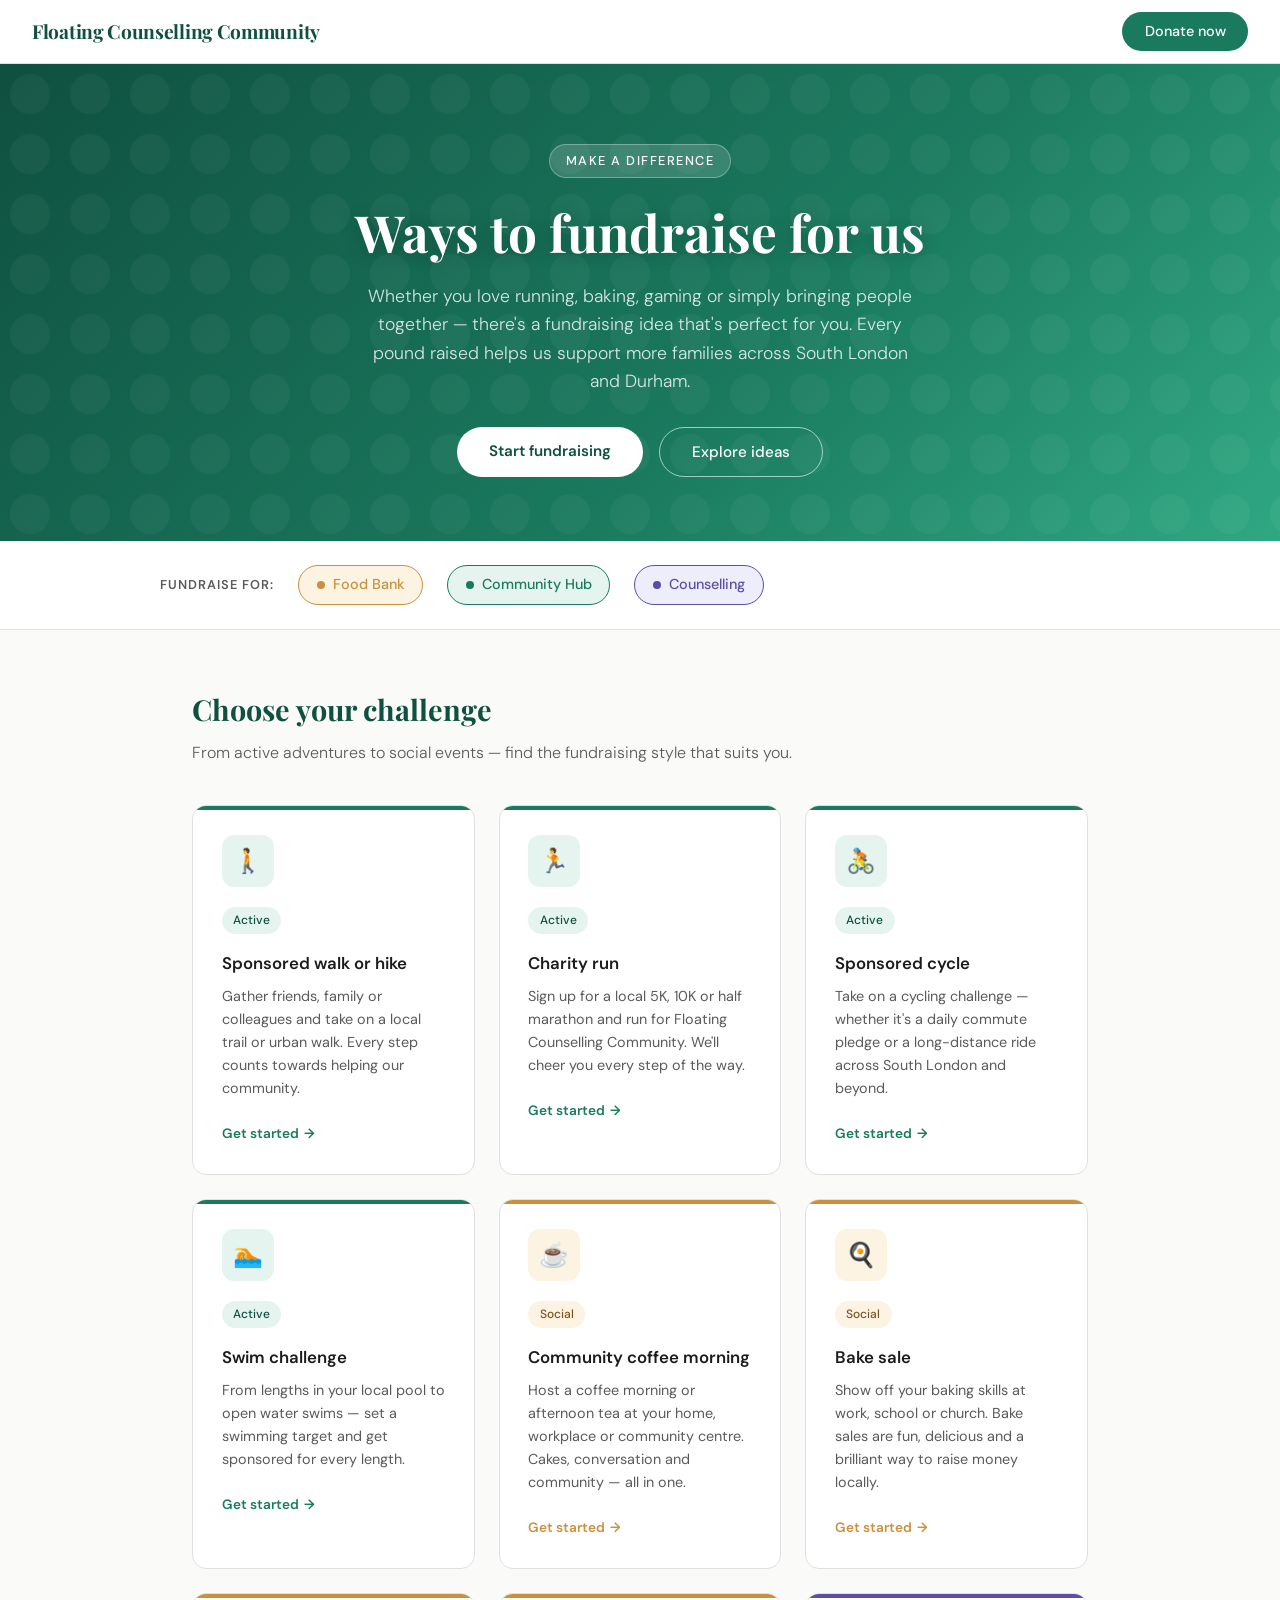
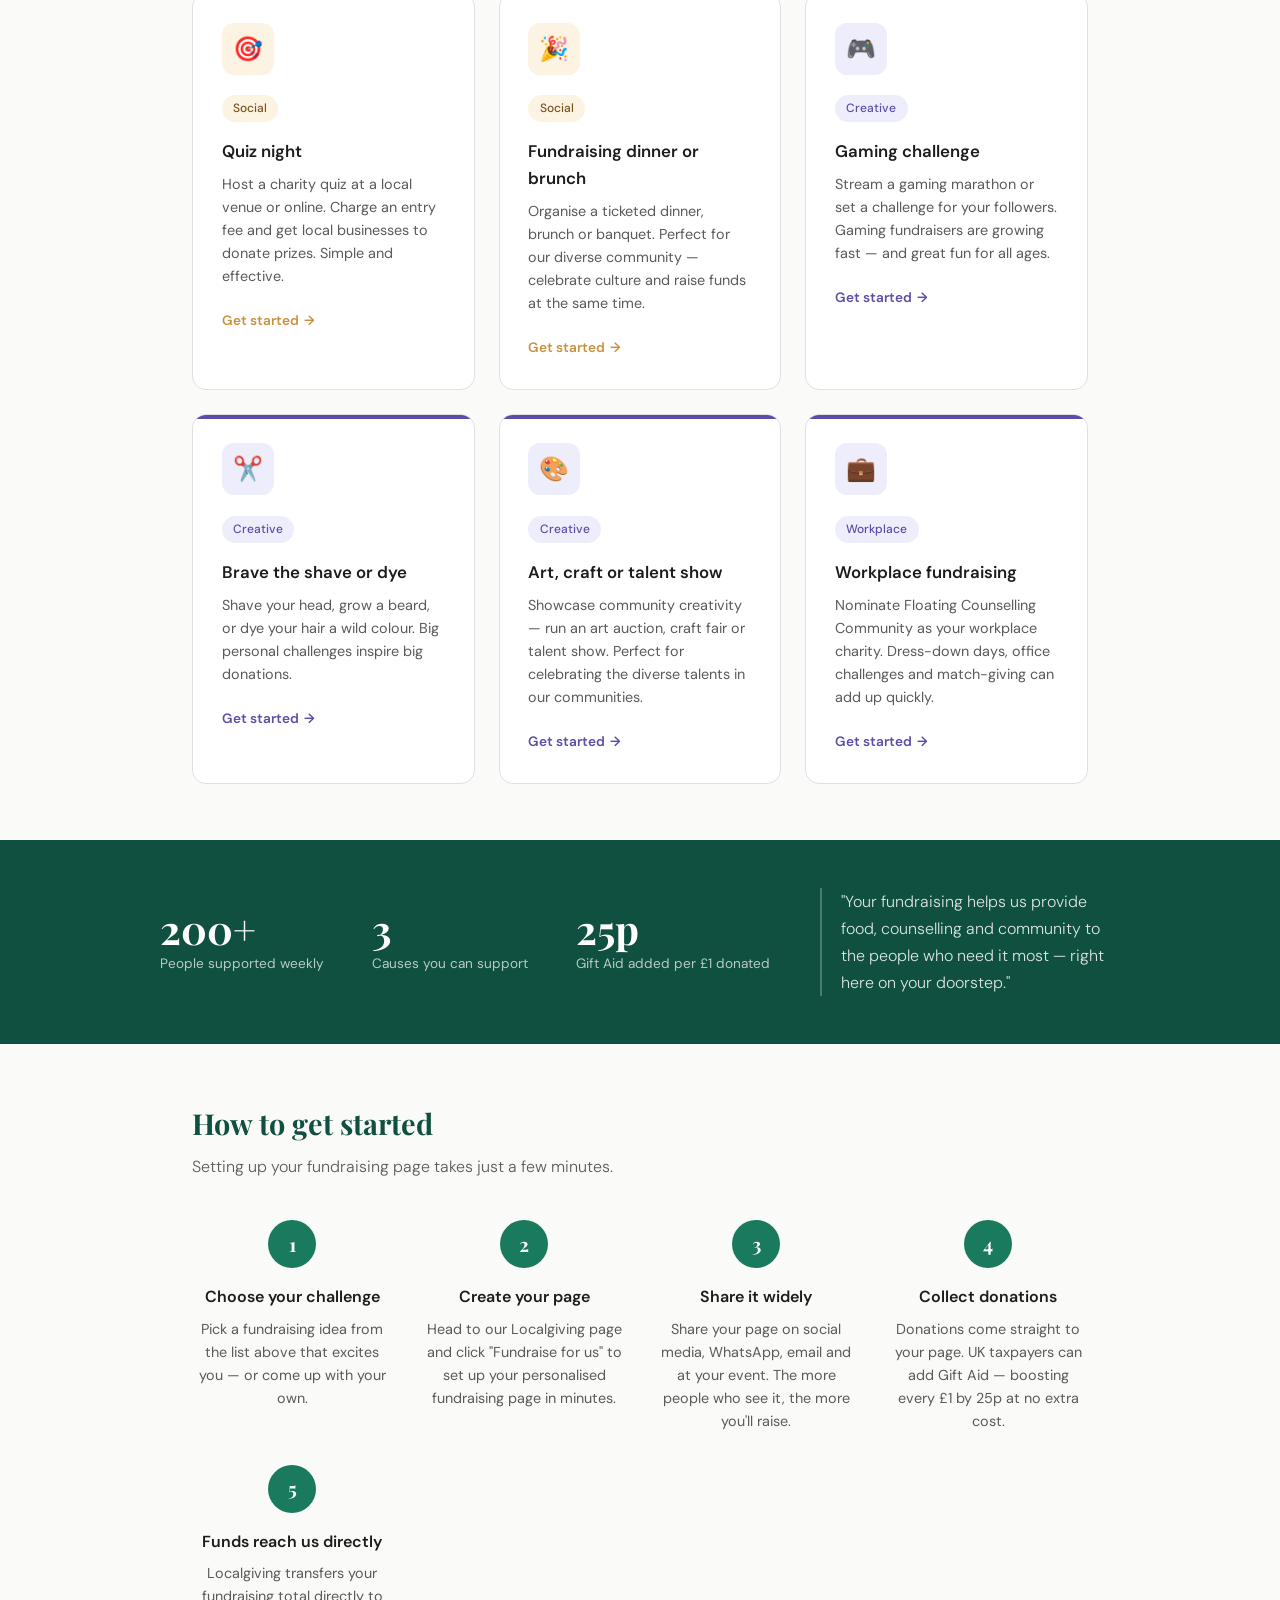
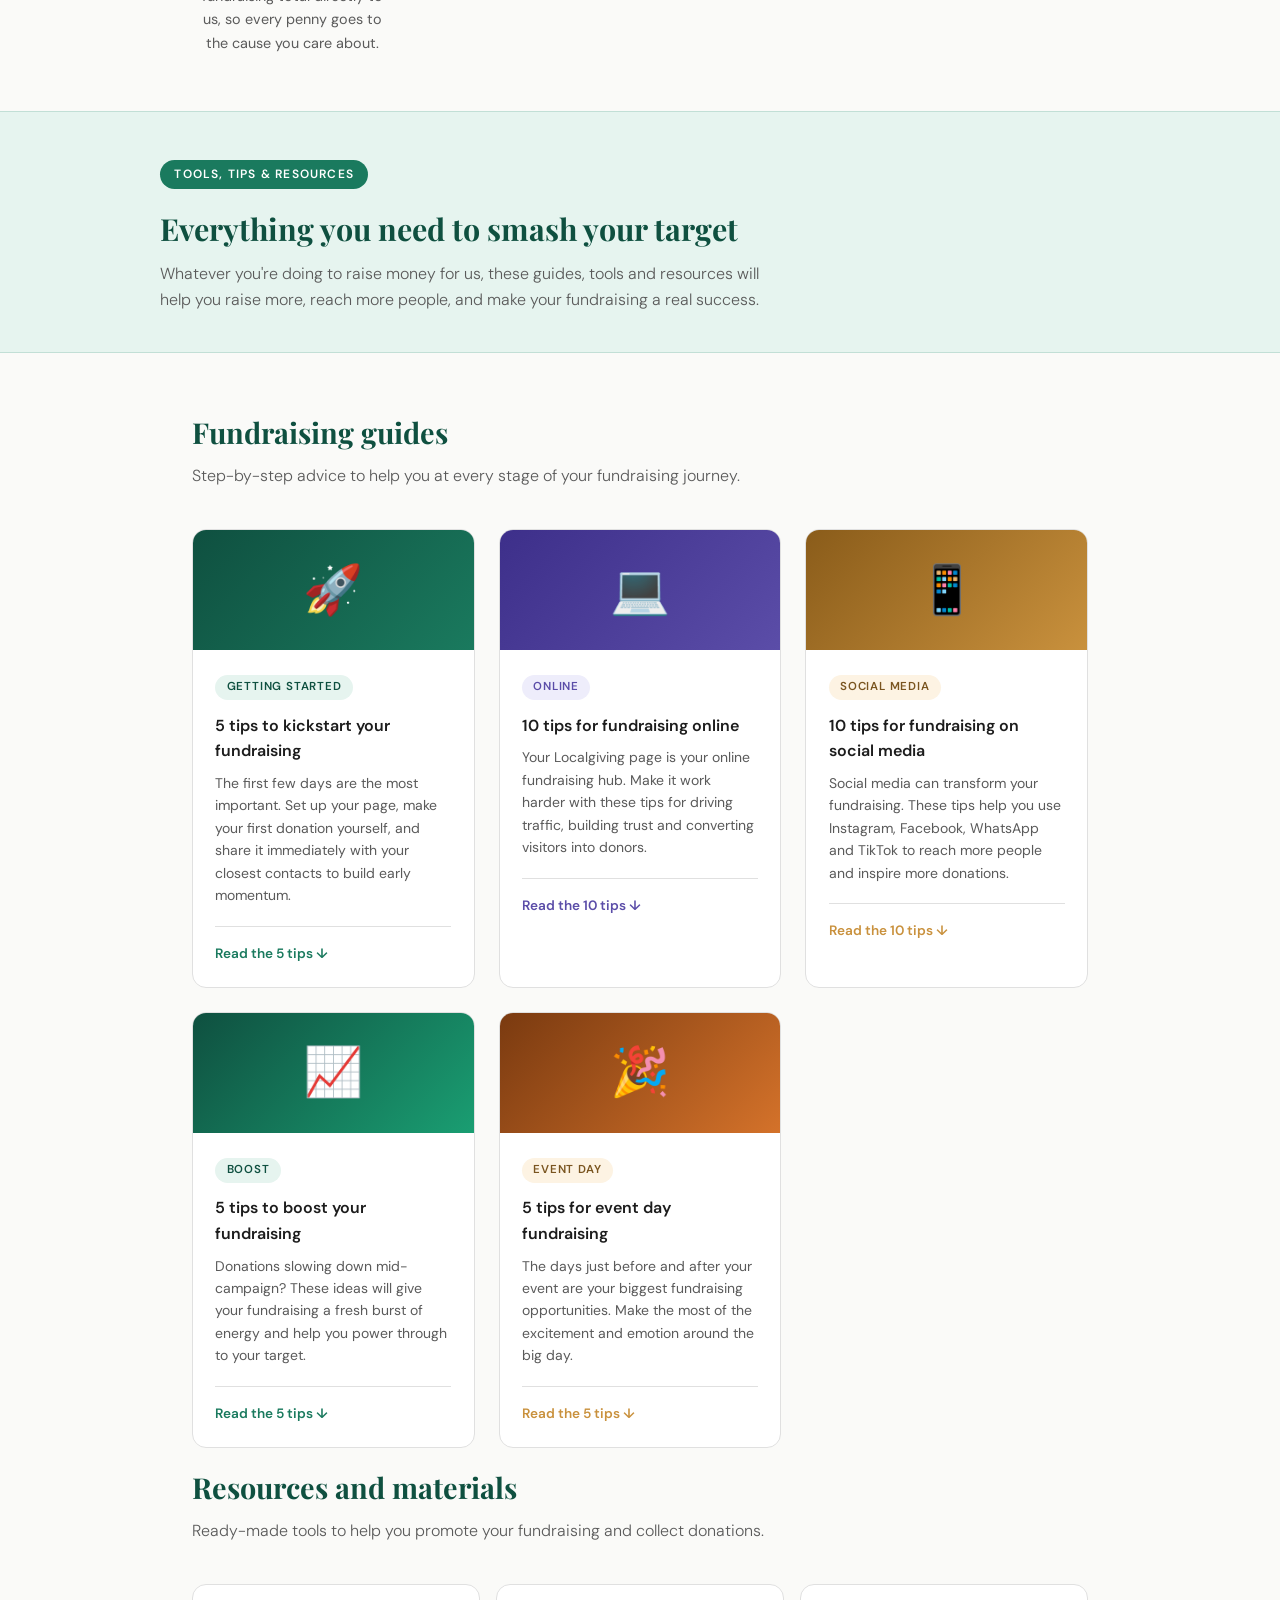
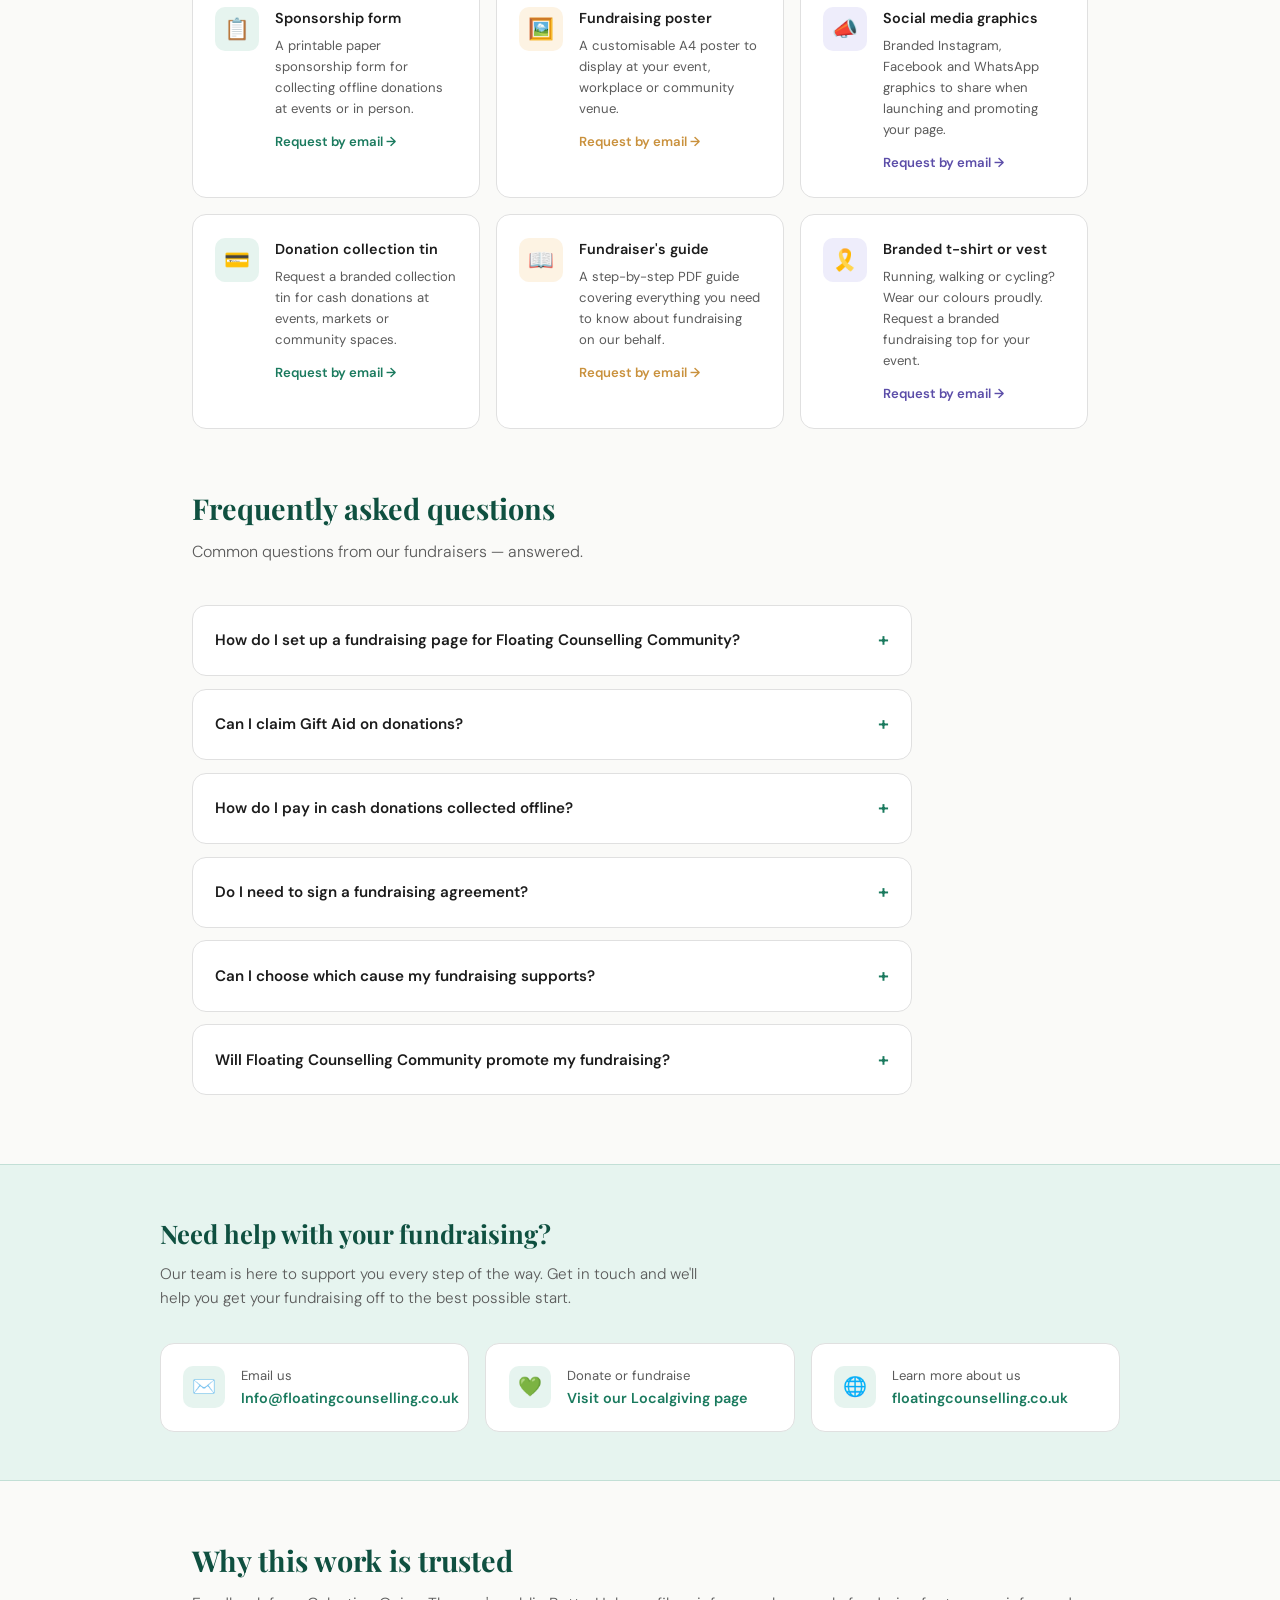
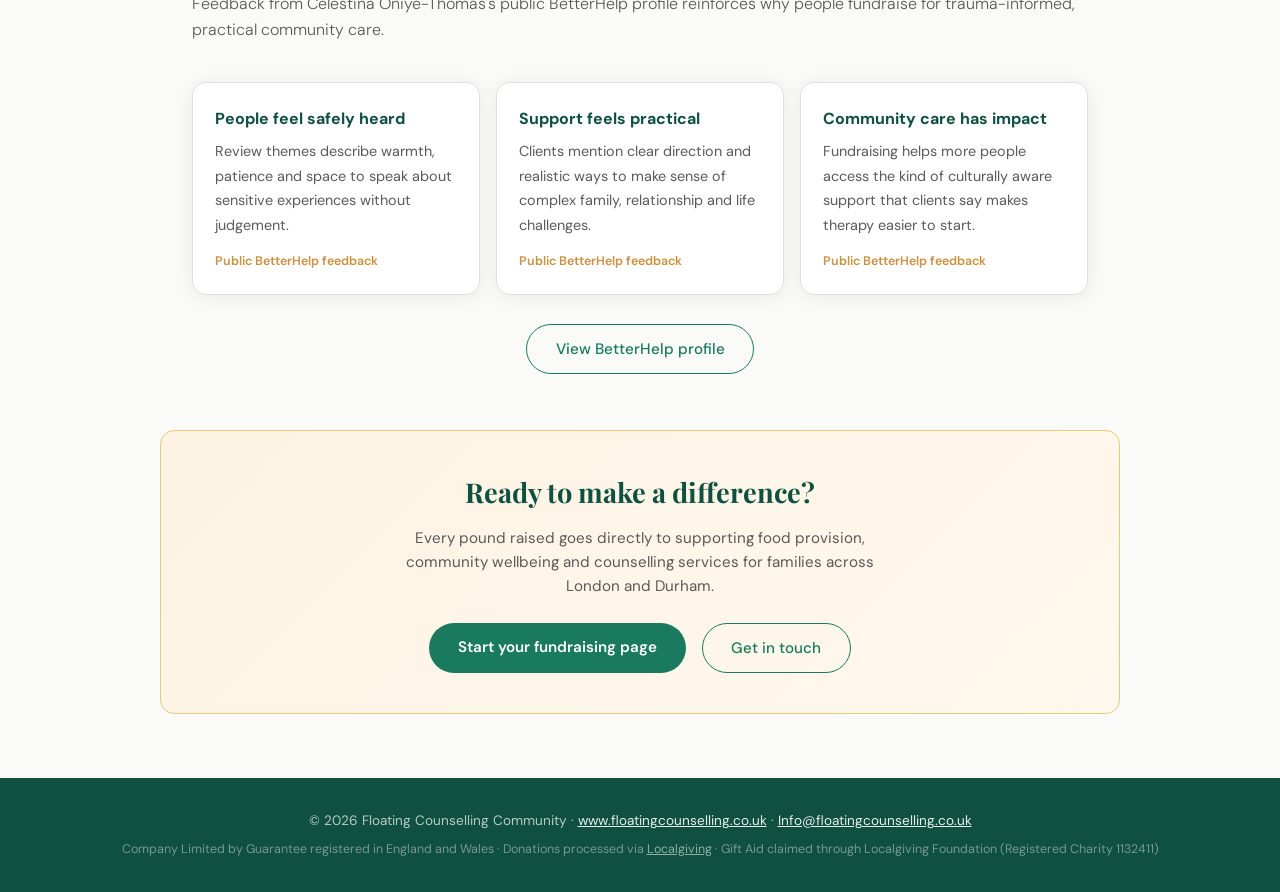
<file: ways-to-fundraise.html>
<!DOCTYPE html>
<html lang="en">
<head>
<meta charset="UTF-8">
<meta name="viewport" content="width=device-width, initial-scale=1.0">
<meta name="theme-color" content="#0A5651">
<title>Ways to Fundraise for Counselling, Food Bank &amp; Community Support | Floating Counselling Community</title>
<meta name="description" content="Fundraise for Floating Counselling Community to support counselling, food bank essentials, holiday school places and community hub services across London, Croydon, Redbridge, Newham, Durham and Southwark.">
<meta name="robots" content="index, follow, max-image-preview:large">
<link rel="canonical" href="https://www.floatingcounselling.co.uk/ways-to-fundraise">
<link rel="icon" type="image/svg+xml" href="images/favicon.svg?v=20260607-02">
<link rel="icon" type="image/png" sizes="32x32" href="images/favicon-32.png?v=20260607-02">
<link rel="apple-touch-icon" sizes="180x180" href="images/favicon-180.png?v=20260607-02">
<meta property="og:type" content="website">
<meta property="og:site_name" content="Floating Counselling Community">
<meta property="og:title" content="Ways to Fundraise | Floating Counselling Community">
<meta property="og:description" content="Fundraise to support counselling, food bank essentials, holiday school places and community hub services.">
<meta property="og:url" content="https://www.floatingcounselling.co.uk/ways-to-fundraise">
<meta property="og:image" content="https://www.floatingcounselling.co.uk/images/og-cover.jpg">
<meta property="og:image:alt" content="Floating Counselling Community fundraising supports counselling and community care">
<meta property="og:locale" content="en_GB">
<meta name="twitter:card" content="summary_large_image">
<meta name="twitter:site" content="@FloatCounsellor">
<meta name="twitter:title" content="Ways to Fundraise | Floating Counselling Community">
<meta name="twitter:description" content="Fundraise to support counselling, food bank essentials, holiday school places and community hub services.">
<meta name="twitter:image" content="https://www.floatingcounselling.co.uk/images/og-cover.jpg">
<meta name="twitter:image:alt" content="Floating Counselling Community fundraising supports counselling and community care">
<link rel="preconnect" href="https://fonts.googleapis.com">
<link rel="preconnect" href="https://fonts.gstatic.com" crossorigin>
<link href="https://fonts.googleapis.com/css2?family=Playfair+Display:wght@400;700&family=DM+Sans:wght@300;400;500;600&display=swap" rel="stylesheet">
<script id="fundraiser-seo-jsonld" type="application/ld+json">
{
  "@context": "https://schema.org",
  "@graph": [
    {
      "@type": "WebPage",
      "@id": "https://www.floatingcounselling.co.uk/ways-to-fundraise#webpage",
      "url": "https://www.floatingcounselling.co.uk/ways-to-fundraise",
      "name": "Ways to Fundraise for Counselling, Food Bank & Community Support | Floating Counselling Community",
      "description": "Fundraise for Floating Counselling Community to support counselling, food bank essentials, holiday school places and community hub services across London, Croydon, Redbridge, Newham, Durham and Southwark.",
      "isPartOf": { "@id": "https://www.floatingcounselling.co.uk/#website" },
      "about": { "@id": "https://www.floatingcounselling.co.uk/#organization" },
      "inLanguage": "en-GB"
    },
    {
      "@type": "DonateAction",
      "@id": "https://www.floatingcounselling.co.uk/ways-to-fundraise#donate",
      "name": "Donate or fundraise for Floating Counselling Community",
      "recipient": {
        "@type": "NGO",
        "@id": "https://www.floatingcounselling.co.uk/#organization",
        "name": "Floating Counselling Community",
        "url": "https://www.floatingcounselling.co.uk/"
      },
      "target": [
        "https://localgiving.org/charity/floatingcounselling",
        "https://www.paypal.com/donate/?business=info%40floatingcounselling.co.uk&currency_code=GBP"
      ]
    },
    {
      "@type": "HowTo",
      "@id": "https://www.floatingcounselling.co.uk/ways-to-fundraise#how-to-fundraise",
      "name": "How to fundraise for Floating Counselling Community",
      "description": "A simple process for setting up a fundraising page and sharing it with supporters.",
      "step": [
        {
          "@type": "HowToStep",
          "position": 1,
          "name": "Choose your challenge",
          "text": "Pick a fundraising idea that suits you, such as a sponsored walk, charity run, bake sale, quiz night or workplace fundraiser."
        },
        {
          "@type": "HowToStep",
          "position": 2,
          "name": "Create your page",
          "text": "Use Localgiving to create a personal fundraising page for Floating Counselling Community."
        },
        {
          "@type": "HowToStep",
          "position": 3,
          "name": "Share it widely",
          "text": "Share your fundraising page through social media, WhatsApp, email and your event network."
        },
        {
          "@type": "HowToStep",
          "position": 4,
          "name": "Collect donations",
          "text": "Donations come through the fundraising page, and eligible UK taxpayers can add Gift Aid."
        },
        {
          "@type": "HowToStep",
          "position": 5,
          "name": "Funds reach the charity",
          "text": "Localgiving transfers funds directly so the charity can support counselling, food bank and community work."
        }
      ]
    },
    {
      "@type": "BreadcrumbList",
      "@id": "https://www.floatingcounselling.co.uk/ways-to-fundraise#breadcrumbs",
      "itemListElement": [
        {
          "@type": "ListItem",
          "position": 1,
          "name": "Home",
          "item": "https://www.floatingcounselling.co.uk/"
        },
        {
          "@type": "ListItem",
          "position": 2,
          "name": "Ways to fundraise",
          "item": "https://www.floatingcounselling.co.uk/ways-to-fundraise"
        }
      ]
    },
    {
      "@type": "FAQPage",
      "@id": "https://www.floatingcounselling.co.uk/ways-to-fundraise#faq-schema",
      "mainEntity": [
        {
          "@type": "Question",
          "name": "How do I set up a fundraising page for Floating Counselling Community?",
          "acceptedAnswer": {
            "@type": "Answer",
            "text": "Head to the Floating Counselling Community Localgiving page and click Fundraise for us to create a personal fundraising page."
          }
        },
        {
          "@type": "Question",
          "name": "Can I choose which cause my fundraising supports?",
          "acceptedAnswer": {
            "@type": "Answer",
            "text": "Yes. You can dedicate your fundraising to the Food Bank, Community Hub or Counselling Services by mentioning the cause in your fundraising page description or contacting the team."
          }
        }
      ]
    }
  ]
}
</script>
<style>
  *, *::before, *::after { box-sizing: border-box; margin: 0; padding: 0; }

  :root {
    --teal: #1a7a5e;
    --teal-light: #e6f4ef;
    --teal-mid: #2fa882;
    --teal-dark: #0f5040;
    --gold: #c9913d;
    --gold-light: #fdf3e3;
    --purple: #5b4da8;
    --purple-light: #eeedfb;
    --text: #1c1c1c;
    --text-muted: #5a5a5a;
    --border: #e0e0e0;
    --bg: #fafaf8;
    --white: #ffffff;
    --radius: 14px;
    --shadow: 0 2px 18px rgba(0,0,0,0.07);
  }

  body {
    font-family: 'DM Sans', sans-serif;
    background: var(--bg);
    color: var(--text);
    line-height: 1.6;
  }

  /* NAV */
  nav {
    background: var(--white);
    border-bottom: 1px solid var(--border);
    padding: 0 2rem;
    display: flex;
    align-items: center;
    justify-content: space-between;
    height: 64px;
    position: sticky;
    top: 0;
    z-index: 100;
  }
  .nav-logo {
    font-family: 'Playfair Display', serif;
    font-size: 1.2rem;
    font-weight: 700;
    color: var(--teal-dark);
    text-decoration: none;
    letter-spacing: -0.3px;
  }
  .nav-cta {
    background: var(--teal);
    color: white;
    border: none;
    padding: 0.5rem 1.4rem;
    border-radius: 50px;
    font-family: 'DM Sans', sans-serif;
    font-size: 0.9rem;
    font-weight: 500;
    cursor: pointer;
    text-decoration: none;
    transition: background 0.2s;
  }
  .nav-cta:hover { background: var(--teal-dark); }

  /* HERO */
  .hero {
    background: linear-gradient(135deg, var(--teal-dark) 0%, var(--teal) 60%, var(--teal-mid) 100%);
    color: white;
    padding: 5rem 2rem 4rem;
    text-align: center;
    position: relative;
    overflow: hidden;
  }
  .hero::before {
    content: '';
    position: absolute;
    inset: 0;
    background: url("data:image/svg+xml,%3Csvg width='60' height='60' viewBox='0 0 60 60' xmlns='http://www.w3.org/2000/svg'%3E%3Cg fill='none' fill-rule='evenodd'%3E%3Cg fill='%23ffffff' fill-opacity='0.04'%3E%3Ccircle cx='30' cy='30' r='20'/%3E%3C/g%3E%3C/g%3E%3C/svg%3E");
  }
  .hero-content { position: relative; max-width: 720px; margin: 0 auto; }
  .hero-tag {
    display: inline-block;
    background: rgba(255,255,255,0.15);
    border: 1px solid rgba(255,255,255,0.3);
    color: white;
    font-size: 0.8rem;
    font-weight: 500;
    letter-spacing: 1.5px;
    text-transform: uppercase;
    padding: 0.35rem 1rem;
    border-radius: 50px;
    margin-bottom: 1.5rem;
  }
  .hero h1 {
    font-family: 'Playfair Display', serif;
    font-size: clamp(2rem, 5vw, 3.2rem);
    font-weight: 700;
    line-height: 1.2;
    color: #ffffff;
    margin-bottom: 1.2rem;
    text-shadow: 0 2px 18px rgba(0,0,0,0.22);
  }
  .hero p {
    font-size: 1.1rem;
    font-weight: 300;
    color: rgba(255,255,255,0.92);
    opacity: 0.9;
    max-width: 560px;
    margin: 0 auto 2rem;
  }
  .hero-btns { display: flex; gap: 1rem; justify-content: center; flex-wrap: wrap; }
  .btn-white {
    background: white;
    color: var(--teal-dark);
    padding: 0.75rem 2rem;
    border-radius: 50px;
    font-weight: 600;
    font-size: 0.95rem;
    text-decoration: none;
    transition: transform 0.2s, box-shadow 0.2s;
    border: none;
    cursor: pointer;
  }
  .btn-white:hover { transform: translateY(-2px); box-shadow: 0 6px 20px rgba(0,0,0,0.15); }
  .btn-outline {
    background: transparent;
    color: white;
    padding: 0.75rem 2rem;
    border-radius: 50px;
    font-weight: 500;
    font-size: 0.95rem;
    text-decoration: none;
    border: 1.5px solid rgba(255,255,255,0.6);
    transition: background 0.2s;
  }
  .btn-outline:hover { background: rgba(255,255,255,0.1); }

  /* CAUSES STRIP */
  .causes {
    background: var(--white);
    border-bottom: 1px solid var(--border);
    padding: 1.5rem 2rem;
  }
  .causes-inner {
    max-width: 960px;
    margin: 0 auto;
    display: flex;
    gap: 1.5rem;
    align-items: center;
    flex-wrap: wrap;
  }
  .causes-label {
    font-size: 0.8rem;
    font-weight: 600;
    text-transform: uppercase;
    letter-spacing: 1px;
    color: var(--text-muted);
    white-space: nowrap;
  }
  .cause-pill {
    display: flex;
    align-items: center;
    gap: 0.5rem;
    padding: 0.45rem 1.1rem;
    border-radius: 50px;
    font-size: 0.9rem;
    font-weight: 500;
    border: 1.5px solid;
    text-decoration: none;
    transition: all 0.2s;
  }
  .cause-pill.food { border-color: var(--gold); color: var(--gold); background: var(--gold-light); }
  .cause-pill.hub { border-color: var(--teal); color: var(--teal); background: var(--teal-light); }
  .cause-pill.counsel { border-color: var(--purple); color: var(--purple); background: var(--purple-light); }
  .cause-pill:hover { filter: brightness(0.95); transform: translateY(-1px); }
  .cause-dot { width: 8px; height: 8px; border-radius: 50%; background: currentColor; }

  /* SECTION */
  section { max-width: 960px; margin: 0 auto; padding: 3.5rem 2rem; }
  .section-title {
    font-family: 'Playfair Display', serif;
    font-size: 1.8rem;
    font-weight: 700;
    color: var(--teal-dark);
    margin-bottom: 0.5rem;
  }
  .section-sub {
    font-size: 1rem;
    color: var(--text-muted);
    margin-bottom: 2.5rem;
    font-weight: 300;
  }

  /* WAYS GRID */
  .ways-grid {
    display: grid;
    grid-template-columns: repeat(auto-fit, minmax(260px, 1fr));
    gap: 1.5rem;
  }
  .way-card {
    background: var(--white);
    border: 1px solid var(--border);
    border-radius: var(--radius);
    padding: 1.8rem;
    transition: transform 0.2s, box-shadow 0.2s;
    position: relative;
    overflow: hidden;
  }
  .way-card::before {
    content: '';
    position: absolute;
    top: 0; left: 0; right: 0;
    height: 4px;
    border-radius: var(--radius) var(--radius) 0 0;
  }
  .way-card.teal::before { background: var(--teal); }
  .way-card.gold::before { background: var(--gold); }
  .way-card.purple::before { background: var(--purple); }
  .way-card:hover { transform: translateY(-4px); box-shadow: var(--shadow); }

  .way-icon {
    width: 52px; height: 52px;
    border-radius: 12px;
    display: flex; align-items: center; justify-content: center;
    font-size: 1.5rem;
    margin-bottom: 1.2rem;
  }
  .way-card.teal .way-icon { background: var(--teal-light); }
  .way-card.gold .way-icon { background: var(--gold-light); }
  .way-card.purple .way-icon { background: var(--purple-light); }

  .way-card h3 {
    font-size: 1.05rem;
    font-weight: 600;
    margin-bottom: 0.5rem;
    color: var(--text);
  }
  .way-card p {
    font-size: 0.9rem;
    color: var(--text-muted);
    line-height: 1.6;
    margin-bottom: 1.2rem;
  }
  .way-tag {
    display: inline-block;
    font-size: 0.75rem;
    font-weight: 500;
    padding: 0.25rem 0.7rem;
    border-radius: 50px;
    margin-bottom: 1rem;
  }
  .tag-teal { background: var(--teal-light); color: var(--teal-dark); }
  .tag-gold { background: var(--gold-light); color: #7a5520; }
  .tag-purple { background: var(--purple-light); color: var(--purple); }

  .way-link {
    font-size: 0.85rem;
    font-weight: 600;
    text-decoration: none;
    display: inline-flex;
    align-items: center;
    gap: 0.3rem;
  }
  .way-card.teal .way-link { color: var(--teal); }
  .way-card.gold .way-link { color: var(--gold); }
  .way-card.purple .way-link { color: var(--purple); }
  .way-link::after { content: '→'; }

  /* IMPACT STRIP */
  .impact-strip {
    background: var(--teal-dark);
    color: white;
    padding: 3rem 2rem;
    margin: 0;
  }
  .impact-inner {
    max-width: 960px;
    margin: 0 auto;
    display: grid;
    grid-template-columns: 1fr auto;
    gap: 3rem;
    align-items: center;
  }
  .impact-stats {
    display: flex;
    gap: 3rem;
    flex-wrap: wrap;
  }
  .impact-stat .num {
    font-family: 'Playfair Display', serif;
    font-size: 2.5rem;
    font-weight: 700;
    line-height: 1;
    color: white;
  }
  .impact-stat .label {
    font-size: 0.85rem;
    opacity: 0.7;
    margin-top: 0.3rem;
  }
  .impact-quote {
    max-width: 300px;
    font-size: 1rem;
    font-weight: 300;
    opacity: 0.85;
    line-height: 1.7;
    border-left: 2px solid rgba(255,255,255,0.3);
    padding-left: 1.2rem;
  }

  /* STEPS */
  .steps { display: grid; grid-template-columns: repeat(auto-fit, minmax(200px, 1fr)); gap: 2rem; }
  .step { text-align: center; }
  .step-num {
    width: 48px; height: 48px;
    background: var(--teal);
    color: white;
    border-radius: 50%;
    display: flex; align-items: center; justify-content: center;
    font-family: 'Playfair Display', serif;
    font-size: 1.2rem;
    font-weight: 700;
    margin: 0 auto 1rem;
  }
  .step h3 { font-size: 1rem; font-weight: 600; margin-bottom: 0.5rem; }
  .step p { font-size: 0.9rem; color: var(--text-muted); }

  /* TIPS */
  .tips-grid { display: grid; grid-template-columns: repeat(auto-fit, minmax(220px, 1fr)); gap: 1rem; }
  .tip {
    background: var(--white);
    border: 1px solid var(--border);
    border-radius: var(--radius);
    padding: 1.4rem;
    display: flex;
    gap: 1rem;
    align-items: flex-start;
  }
  .tip-icon {
    width: 40px; height: 40px; min-width: 40px;
    background: var(--teal-light);
    border-radius: 10px;
    display: flex; align-items: center; justify-content: center;
    font-size: 1.1rem;
  }
  .tip h4 { font-size: 0.9rem; font-weight: 600; margin-bottom: 0.3rem; }
  .tip p { font-size: 0.82rem; color: var(--text-muted); }

  /* CTA BANNER */
  .cta-banner {
    background: linear-gradient(135deg, var(--gold-light), #fff8ee);
    border: 1px solid #e8c97a;
    border-radius: var(--radius);
    padding: 2.5rem;
    text-align: center;
    margin: 0 2rem 4rem;
    max-width: 960px;
    margin-left: auto;
    margin-right: auto;
  }
  .cta-banner h2 {
    font-family: 'Playfair Display', serif;
    font-size: 1.7rem;
    color: var(--teal-dark);
    margin-bottom: 0.7rem;
  }
  .cta-banner p {
    color: var(--text-muted);
    font-size: 0.95rem;
    margin-bottom: 1.5rem;
    max-width: 500px;
    margin-left: auto;
    margin-right: auto;
  }
  .cta-btns { display: flex; gap: 1rem; justify-content: center; flex-wrap: wrap; }
  .btn-teal {
    background: var(--teal);
    color: white;
    padding: 0.75rem 1.8rem;
    border-radius: 50px;
    font-weight: 600;
    font-size: 0.95rem;
    text-decoration: none;
    transition: background 0.2s;
    border: none;
    cursor: pointer;
  }
  .btn-teal:hover { background: var(--teal-dark); }
  .btn-border {
    background: transparent;
    color: var(--teal);
    padding: 0.75rem 1.8rem;
    border-radius: 50px;
    font-weight: 500;
    font-size: 0.95rem;
    text-decoration: none;
    border: 1.5px solid var(--teal);
    transition: all 0.2s;
  }
  .btn-border:hover { background: var(--teal-light); }

  .feedback-section {
    max-width: 960px;
    margin: 0 auto;
    padding: 3.5rem 2rem;
  }
  .feedback-grid {
    display: grid;
    grid-template-columns: repeat(auto-fit, minmax(240px, 1fr));
    gap: 1rem;
    margin-top: 1.5rem;
  }
  .feedback-card {
    background: var(--white);
    border: 1px solid var(--border);
    border-radius: var(--radius);
    padding: 1.4rem;
    box-shadow: var(--shadow);
  }
  .feedback-card h3 {
    color: var(--teal-dark);
    font-size: 1rem;
    margin-bottom: 0.5rem;
  }
  .feedback-card p {
    color: var(--text-muted);
    font-size: 0.9rem;
    line-height: 1.7;
  }
  .feedback-card span {
    display: block;
    margin-top: 0.9rem;
    color: var(--gold);
    font-size: 0.78rem;
    font-weight: 600;
  }

  /* FOOTER */
  footer {
    background: var(--teal-dark);
    color: rgba(255,255,255,0.7);
    text-align: center;
    padding: 2rem;
    font-size: 0.85rem;
  }
  footer a { color: rgba(255,255,255,0.9); }

  @media (max-width: 600px) {
    .impact-inner { grid-template-columns: 1fr; }
    .impact-quote { display: none; }
    nav .nav-logo { font-size: 1rem; }
  }
</style>
</head>
<body>

<!-- NAV -->
<nav>
  <a href="https://www.floatingcounselling.co.uk" class="nav-logo">Floating Counselling Community</a>
  <a href="https://localgiving.org/charity/floatingcounselling" class="nav-cta" target="_blank">Donate now</a>
</nav>

<!-- HERO -->
<div class="hero">
  <div class="hero-content">
    <div class="hero-tag">Make a difference</div>
    <h1>Ways to fundraise for us</h1>
    <p>Whether you love running, baking, gaming or simply bringing people together — there's a fundraising idea that's perfect for you. Every pound raised helps us support more families across South London and Durham.</p>
    <div class="hero-btns">
      <a href="https://localgiving.org/fundraisers?charity=floatingcounselling" class="btn-white" target="_blank">Start fundraising</a>
      <a href="#ways" class="btn-outline">Explore ideas</a>
    </div>
  </div>
</div>

<!-- CAUSES STRIP -->
<div class="causes">
  <div class="causes-inner">
    <span class="causes-label">Fundraise for:</span>
    <a href="https://localgiving.org/charity/floatingcounselling" target="_blank" class="cause-pill food"><span class="cause-dot"></span> Food Bank</a>
    <a href="https://localgiving.org/charity/floatingcounselling" target="_blank" class="cause-pill hub"><span class="cause-dot"></span> Community Hub</a>
    <a href="https://localgiving.org/charity/floatingcounselling" target="_blank" class="cause-pill counsel"><span class="cause-dot"></span> Counselling</a>
  </div>
</div>

<!-- WAYS TO FUNDRAISE -->
<section id="ways">
  <div class="section-title">Choose your challenge</div>
  <div class="section-sub">From active adventures to social events — find the fundraising style that suits you.</div>

  <div class="ways-grid">

    <div class="way-card teal">
      <div class="way-icon">🚶</div>
      <span class="way-tag tag-teal">Active</span>
      <h3>Sponsored walk or hike</h3>
      <p>Gather friends, family or colleagues and take on a local trail or urban walk. Every step counts towards helping our community.</p>
      <a href="https://localgiving.org/fundraisers?charity=floatingcounselling" class="way-link" target="_blank">Get started</a>
    </div>

    <div class="way-card teal">
      <div class="way-icon">🏃</div>
      <span class="way-tag tag-teal">Active</span>
      <h3>Charity run</h3>
      <p>Sign up for a local 5K, 10K or half marathon and run for Floating Counselling Community. We'll cheer you every step of the way.</p>
      <a href="https://localgiving.org/fundraisers?charity=floatingcounselling" class="way-link" target="_blank">Get started</a>
    </div>

    <div class="way-card teal">
      <div class="way-icon">🚴</div>
      <span class="way-tag tag-teal">Active</span>
      <h3>Sponsored cycle</h3>
      <p>Take on a cycling challenge — whether it's a daily commute pledge or a long-distance ride across South London and beyond.</p>
      <a href="https://localgiving.org/fundraisers?charity=floatingcounselling" class="way-link" target="_blank">Get started</a>
    </div>

    <div class="way-card teal">
      <div class="way-icon">🏊</div>
      <span class="way-tag tag-teal">Active</span>
      <h3>Swim challenge</h3>
      <p>From lengths in your local pool to open water swims — set a swimming target and get sponsored for every length.</p>
      <a href="https://localgiving.org/fundraisers?charity=floatingcounselling" class="way-link" target="_blank">Get started</a>
    </div>

    <div class="way-card gold">
      <div class="way-icon">☕</div>
      <span class="way-tag tag-gold">Social</span>
      <h3>Community coffee morning</h3>
      <p>Host a coffee morning or afternoon tea at your home, workplace or community centre. Cakes, conversation and community — all in one.</p>
      <a href="https://localgiving.org/fundraisers?charity=floatingcounselling" class="way-link" target="_blank">Get started</a>
    </div>

    <div class="way-card gold">
      <div class="way-icon">🍳</div>
      <span class="way-tag tag-gold">Social</span>
      <h3>Bake sale</h3>
      <p>Show off your baking skills at work, school or church. Bake sales are fun, delicious and a brilliant way to raise money locally.</p>
      <a href="https://localgiving.org/fundraisers?charity=floatingcounselling" class="way-link" target="_blank">Get started</a>
    </div>

    <div class="way-card gold">
      <div class="way-icon">🎯</div>
      <span class="way-tag tag-gold">Social</span>
      <h3>Quiz night</h3>
      <p>Host a charity quiz at a local venue or online. Charge an entry fee and get local businesses to donate prizes. Simple and effective.</p>
      <a href="https://localgiving.org/fundraisers?charity=floatingcounselling" class="way-link" target="_blank">Get started</a>
    </div>

    <div class="way-card gold">
      <div class="way-icon">🎉</div>
      <span class="way-tag tag-gold">Social</span>
      <h3>Fundraising dinner or brunch</h3>
      <p>Organise a ticketed dinner, brunch or banquet. Perfect for our diverse community — celebrate culture and raise funds at the same time.</p>
      <a href="https://localgiving.org/fundraisers?charity=floatingcounselling" class="way-link" target="_blank">Get started</a>
    </div>

    <div class="way-card purple">
      <div class="way-icon">🎮</div>
      <span class="way-tag tag-purple">Creative</span>
      <h3>Gaming challenge</h3>
      <p>Stream a gaming marathon or set a challenge for your followers. Gaming fundraisers are growing fast — and great fun for all ages.</p>
      <a href="https://localgiving.org/fundraisers?charity=floatingcounselling" class="way-link" target="_blank">Get started</a>
    </div>

    <div class="way-card purple">
      <div class="way-icon">✂️</div>
      <span class="way-tag tag-purple">Creative</span>
      <h3>Brave the shave or dye</h3>
      <p>Shave your head, grow a beard, or dye your hair a wild colour. Big personal challenges inspire big donations.</p>
      <a href="https://localgiving.org/fundraisers?charity=floatingcounselling" class="way-link" target="_blank">Get started</a>
    </div>

    <div class="way-card purple">
      <div class="way-icon">🎨</div>
      <span class="way-tag tag-purple">Creative</span>
      <h3>Art, craft or talent show</h3>
      <p>Showcase community creativity — run an art auction, craft fair or talent show. Perfect for celebrating the diverse talents in our communities.</p>
      <a href="https://localgiving.org/fundraisers?charity=floatingcounselling" class="way-link" target="_blank">Get started</a>
    </div>

    <div class="way-card purple">
      <div class="way-icon">💼</div>
      <span class="way-tag tag-purple">Workplace</span>
      <h3>Workplace fundraising</h3>
      <p>Nominate Floating Counselling Community as your workplace charity. Dress-down days, office challenges and match-giving can add up quickly.</p>
      <a href="https://localgiving.org/fundraisers?charity=floatingcounselling" class="way-link" target="_blank">Get started</a>
    </div>

  </div>
</section>

<!-- IMPACT STRIP -->
<div class="impact-strip">
  <div class="impact-inner">
    <div class="impact-stats">
      <div class="impact-stat">
        <div class="num">200+</div>
        <div class="label">People supported weekly</div>
      </div>
      <div class="impact-stat">
        <div class="num">3</div>
        <div class="label">Causes you can support</div>
      </div>
      <div class="impact-stat">
        <div class="num">25p</div>
        <div class="label">Gift Aid added per £1 donated</div>
      </div>
    </div>
    <div class="impact-quote">
      "Your fundraising helps us provide food, counselling and community to the people who need it most — right here on your doorstep."
    </div>
  </div>
</div>

<!-- HOW IT WORKS -->
<section>
  <div class="section-title">How to get started</div>
  <div class="section-sub">Setting up your fundraising page takes just a few minutes.</div>
  <div class="steps">
    <div class="step">
      <div class="step-num">1</div>
      <h3>Choose your challenge</h3>
      <p>Pick a fundraising idea from the list above that excites you — or come up with your own.</p>
    </div>
    <div class="step">
      <div class="step-num">2</div>
      <h3>Create your page</h3>
      <p>Head to our Localgiving page and click "Fundraise for us" to set up your personalised fundraising page in minutes.</p>
    </div>
    <div class="step">
      <div class="step-num">3</div>
      <h3>Share it widely</h3>
      <p>Share your page on social media, WhatsApp, email and at your event. The more people who see it, the more you'll raise.</p>
    </div>
    <div class="step">
      <div class="step-num">4</div>
      <h3>Collect donations</h3>
      <p>Donations come straight to your page. UK taxpayers can add Gift Aid — boosting every £1 by 25p at no extra cost.</p>
    </div>
    <div class="step">
      <div class="step-num">5</div>
      <h3>Funds reach us directly</h3>
      <p>Localgiving transfers your fundraising total directly to us, so every penny goes to the cause you care about.</p>
    </div>
  </div>
</section>

<!-- TIPS & RESOURCES HEADER -->
<div style="background: var(--teal-light); border-top: 1px solid #c2dfd6; border-bottom: 1px solid #c2dfd6; padding: 3rem 2rem 2.5rem;">
  <div style="max-width: 960px; margin: 0 auto;">
    <div style="display:inline-block; background: var(--teal); color: white; font-size: 0.75rem; font-weight: 600; letter-spacing: 1.2px; text-transform: uppercase; padding: 0.3rem 0.9rem; border-radius: 50px; margin-bottom: 1rem;">Tools, Tips &amp; Resources</div>
    <h2 style="font-family: 'Playfair Display', serif; font-size: 1.9rem; color: var(--teal-dark); margin-bottom: 0.5rem;">Everything you need to smash your target</h2>
    <p style="color: var(--text-muted); font-size: 1rem; font-weight: 300; max-width: 620px;">Whatever you're doing to raise money for us, these guides, tools and resources will help you raise more, reach more people, and make your fundraising a real success.</p>
  </div>
</div>

<!-- TIP GUIDES CARDS -->
<section id="tips-resources" style="padding-bottom: 1rem;">
  <div class="section-title">Fundraising guides</div>
  <div class="section-sub">Step-by-step advice to help you at every stage of your fundraising journey.</div>

  <div style="display: grid; grid-template-columns: repeat(auto-fit, minmax(280px, 1fr)); gap: 1.5rem;">

    <!-- Kickstart -->
    <div style="background: var(--white); border: 1px solid var(--border); border-radius: var(--radius); overflow: hidden; transition: transform 0.2s, box-shadow 0.2s;" onmouseover="this.style.transform='translateY(-4px)';this.style.boxShadow='0 8px 24px rgba(0,0,0,0.09)'" onmouseout="this.style.transform='';this.style.boxShadow=''">
      <div style="background: linear-gradient(135deg, var(--teal-dark), var(--teal)); height: 120px; display: flex; align-items: center; justify-content: center; font-size: 3rem;">🚀</div>
      <div style="padding: 1.4rem;">
        <span style="display:inline-block; background: var(--teal-light); color: var(--teal-dark); font-size: 0.72rem; font-weight: 600; letter-spacing: 0.8px; text-transform: uppercase; padding: 0.2rem 0.7rem; border-radius: 50px; margin-bottom: 0.8rem;">Getting started</span>
        <h3 style="font-size: 1rem; font-weight: 600; margin-bottom: 0.5rem;">5 tips to kickstart your fundraising</h3>
        <p style="font-size: 0.875rem; color: var(--text-muted); line-height: 1.6; margin-bottom: 1.2rem;">The first few days are the most important. Set up your page, make your first donation yourself, and share it immediately with your closest contacts to build early momentum.</p>
        <details style="border-top: 1px solid var(--border); padding-top: 1rem;">
          <summary style="font-size: 0.85rem; font-weight: 600; color: var(--teal); cursor: pointer; list-style: none;">Read the 5 tips ↓</summary>
          <ol style="margin-top: 0.8rem; padding-left: 1.2rem; font-size: 0.85rem; color: var(--text-muted); line-height: 1.8;">
            <li>Set up your Localgiving page before you tell anyone — having a live page ready makes it easy for people to give immediately.</li>
            <li>Make the first donation yourself, even a small one. Pages with at least one donation get far more contributions.</li>
            <li>Write a heartfelt personal message about why you're supporting Floating Counselling Community.</li>
            <li>Send a personal WhatsApp or text to your 10 closest contacts on day one — direct asks outperform public posts.</li>
            <li>Post on social media with a photo of you preparing for your challenge to build excitement early.</li>
          </ol>
        </details>
      </div>
    </div>

    <!-- Online fundraising -->
    <div style="background: var(--white); border: 1px solid var(--border); border-radius: var(--radius); overflow: hidden; transition: transform 0.2s, box-shadow 0.2s;" onmouseover="this.style.transform='translateY(-4px)';this.style.boxShadow='0 8px 24px rgba(0,0,0,0.09)'" onmouseout="this.style.transform='';this.style.boxShadow=''">
      <div style="background: linear-gradient(135deg, #3d2f8a, var(--purple)); height: 120px; display: flex; align-items: center; justify-content: center; font-size: 3rem;">💻</div>
      <div style="padding: 1.4rem;">
        <span style="display:inline-block; background: var(--purple-light); color: var(--purple); font-size: 0.72rem; font-weight: 600; letter-spacing: 0.8px; text-transform: uppercase; padding: 0.2rem 0.7rem; border-radius: 50px; margin-bottom: 0.8rem;">Online</span>
        <h3 style="font-size: 1rem; font-weight: 600; margin-bottom: 0.5rem;">10 tips for fundraising online</h3>
        <p style="font-size: 0.875rem; color: var(--text-muted); line-height: 1.6; margin-bottom: 1.2rem;">Your Localgiving page is your online fundraising hub. Make it work harder with these tips for driving traffic, building trust and converting visitors into donors.</p>
        <details style="border-top: 1px solid var(--border); padding-top: 1rem;">
          <summary style="font-size: 0.85rem; font-weight: 600; color: var(--purple); cursor: pointer; list-style: none;">Read the 10 tips ↓</summary>
          <ol style="margin-top: 0.8rem; padding-left: 1.2rem; font-size: 0.85rem; color: var(--text-muted); line-height: 1.8;">
            <li>Add a photo to your fundraising page — pages with photos raise significantly more than those without.</li>
            <li>Write a compelling story that explains what Floating Counselling Community does and why it matters to you personally.</li>
            <li>Set a clear fundraising target — a goal gives donors a reason to push you over the line.</li>
            <li>Share your page link in your email signature for the duration of your fundraising.</li>
            <li>Ask 3 friends to share your page on their own social channels — their networks are new potential donors.</li>
            <li>Post a fundraising update every week, even if it's just a short progress note — activity keeps your page visible.</li>
            <li>Remind donors to tick the Gift Aid box on Localgiving — it adds 25% to every eligible donation at no cost to them.</li>
            <li>Thank every donor publicly on your page — it shows appreciation and encourages others to give.</li>
            <li>Share milestones: "halfway there!", "just £50 to go!" — momentum posts inspire last-minute donations.</li>
            <li>After the event, post a thank you update with your final total to celebrate your achievement and inspire future fundraisers.</li>
          </ol>
        </details>
      </div>
    </div>

    <!-- Social media -->
    <div style="background: var(--white); border: 1px solid var(--border); border-radius: var(--radius); overflow: hidden; transition: transform 0.2s, box-shadow 0.2s;" onmouseover="this.style.transform='translateY(-4px)';this.style.boxShadow='0 8px 24px rgba(0,0,0,0.09)'" onmouseout="this.style.transform='';this.style.boxShadow=''">
      <div style="background: linear-gradient(135deg, #8a5c1a, var(--gold)); height: 120px; display: flex; align-items: center; justify-content: center; font-size: 3rem;">📱</div>
      <div style="padding: 1.4rem;">
        <span style="display:inline-block; background: var(--gold-light); color: #7a5520; font-size: 0.72rem; font-weight: 600; letter-spacing: 0.8px; text-transform: uppercase; padding: 0.2rem 0.7rem; border-radius: 50px; margin-bottom: 0.8rem;">Social media</span>
        <h3 style="font-size: 1rem; font-weight: 600; margin-bottom: 0.5rem;">10 tips for fundraising on social media</h3>
        <p style="font-size: 0.875rem; color: var(--text-muted); line-height: 1.6; margin-bottom: 1.2rem;">Social media can transform your fundraising. These tips help you use Instagram, Facebook, WhatsApp and TikTok to reach more people and inspire more donations.</p>
        <details style="border-top: 1px solid var(--border); padding-top: 1rem;">
          <summary style="font-size: 0.85rem; font-weight: 600; color: var(--gold); cursor: pointer; list-style: none;">Read the 10 tips ↓</summary>
          <ol style="margin-top: 0.8rem; padding-left: 1.2rem; font-size: 0.85rem; color: var(--text-muted); line-height: 1.8;">
            <li>Post consistently — aim for at least 3 posts a week during your campaign, mixing updates, photos and personal reflections.</li>
            <li>Use Instagram Stories and WhatsApp Status to give quick daily updates without overwhelming your feed.</li>
            <li>Always include your Localgiving page link in your bio and every post caption.</li>
            <li>Tag Floating Counselling Community in your posts so we can reshare and amplify your reach.</li>
            <li>Use relevant hashtags such as #CommunityFundraising #Croydon #SouthLondon #MentalHealthMatters.</li>
            <li>Post a "why I'm doing this" video — authentic, personal video content gets far more engagement than text.</li>
            <li>Share photos of the community your fundraising supports — with permission — to show donors real impact.</li>
            <li>Create a countdown post in the final days of your campaign to create urgency.</li>
            <li>Ask friends and family to comment and share your posts — social proof encourages new donors.</li>
            <li>Go live on Instagram or Facebook during your challenge — live content builds real-time momentum and donations.</li>
          </ol>
        </details>
      </div>
    </div>

    <!-- Boost -->
    <div style="background: var(--white); border: 1px solid var(--border); border-radius: var(--radius); overflow: hidden; transition: transform 0.2s, box-shadow 0.2s;" onmouseover="this.style.transform='translateY(-4px)';this.style.boxShadow='0 8px 24px rgba(0,0,0,0.09)'" onmouseout="this.style.transform='';this.style.boxShadow=''">
      <div style="background: linear-gradient(135deg, #0f5040, #1a9e72); height: 120px; display: flex; align-items: center; justify-content: center; font-size: 3rem;">📈</div>
      <div style="padding: 1.4rem;">
        <span style="display:inline-block; background: var(--teal-light); color: var(--teal-dark); font-size: 0.72rem; font-weight: 600; letter-spacing: 0.8px; text-transform: uppercase; padding: 0.2rem 0.7rem; border-radius: 50px; margin-bottom: 0.8rem;">Boost</span>
        <h3 style="font-size: 1rem; font-weight: 600; margin-bottom: 0.5rem;">5 tips to boost your fundraising</h3>
        <p style="font-size: 0.875rem; color: var(--text-muted); line-height: 1.6; margin-bottom: 1.2rem;">Donations slowing down mid-campaign? These ideas will give your fundraising a fresh burst of energy and help you power through to your target.</p>
        <details style="border-top: 1px solid var(--border); padding-top: 1rem;">
          <summary style="font-size: 0.85rem; font-weight: 600; color: var(--teal); cursor: pointer; list-style: none;">Read the 5 tips ↓</summary>
          <ol style="margin-top: 0.8rem; padding-left: 1.2rem; font-size: 0.85rem; color: var(--text-muted); line-height: 1.8;">
            <li>Raise your target — counterintuitively, increasing your goal signals confidence and often unlocks extra donations.</li>
            <li>Ask a friend or colleague to match-fund donations for 24 hours to create a giving spike.</li>
            <li>Reach out to local businesses for a donation or prize — even a small contribution builds momentum.</li>
            <li>Send a personal follow-up message to contacts who saw your post but haven't donated yet.</li>
            <li>Share a specific impact message — e.g. "Just £20 funds a week of food parcels for an elderly resident" — to make giving feel tangible.</li>
          </ol>
        </details>
      </div>
    </div>

    <!-- Event day -->
    <div style="background: var(--white); border: 1px solid var(--border); border-radius: var(--radius); overflow: hidden; transition: transform 0.2s, box-shadow 0.2s;" onmouseover="this.style.transform='translateY(-4px)';this.style.boxShadow='0 8px 24px rgba(0,0,0,0.09)'" onmouseout="this.style.transform='';this.style.boxShadow=''">
      <div style="background: linear-gradient(135deg, #7a3a10, #d4722a); height: 120px; display: flex; align-items: center; justify-content: center; font-size: 3rem;">🎉</div>
      <div style="padding: 1.4rem;">
        <span style="display:inline-block; background: var(--gold-light); color: #7a5520; font-size: 0.72rem; font-weight: 600; letter-spacing: 0.8px; text-transform: uppercase; padding: 0.2rem 0.7rem; border-radius: 50px; margin-bottom: 0.8rem;">Event day</span>
        <h3 style="font-size: 1rem; font-weight: 600; margin-bottom: 0.5rem;">5 tips for event day fundraising</h3>
        <p style="font-size: 0.875rem; color: var(--text-muted); line-height: 1.6; margin-bottom: 1.2rem;">The days just before and after your event are your biggest fundraising opportunities. Make the most of the excitement and emotion around the big day.</p>
        <details style="border-top: 1px solid var(--border); padding-top: 1rem;">
          <summary style="font-size: 0.85rem; font-weight: 600; color: var(--gold); cursor: pointer; list-style: none;">Read the 5 tips ↓</summary>
          <ol style="margin-top: 0.8rem; padding-left: 1.2rem; font-size: 0.85rem; color: var(--text-muted); line-height: 1.8;">
            <li>Send a final reminder to all contacts the day before your event — many people mean to donate but forget.</li>
            <li>Post a photo or video at the start of your event to build real-time excitement and last-minute donations.</li>
            <li>Go live on social media during the event if possible — even 60 seconds of live footage drives engagement.</li>
            <li>Send a heartfelt thank you post immediately after, with your total — this often triggers a final wave of donations.</li>
            <li>Within 48 hours, send personal thank you messages to every donor — this builds lasting supporter relationships.</li>
          </ol>
        </details>
      </div>
    </div>

  </div>
</section>

<!-- DOWNLOADABLE RESOURCES -->
<section style="padding-top: 0;">
  <div class="section-title">Resources and materials</div>
  <div class="section-sub">Ready-made tools to help you promote your fundraising and collect donations.</div>

  <div style="display: grid; grid-template-columns: repeat(auto-fit, minmax(220px, 1fr)); gap: 1rem;">

    <div style="background: var(--white); border: 1px solid var(--border); border-radius: var(--radius); padding: 1.4rem; display: flex; gap: 1rem; align-items: flex-start;">
      <div style="width: 44px; height: 44px; min-width: 44px; background: var(--teal-light); border-radius: 10px; display: flex; align-items: center; justify-content: center; font-size: 1.3rem;">📋</div>
      <div>
        <h4 style="font-size: 0.9rem; font-weight: 600; margin-bottom: 0.3rem;">Sponsorship form</h4>
        <p style="font-size: 0.82rem; color: var(--text-muted); margin-bottom: 0.6rem;">A printable paper sponsorship form for collecting offline donations at events or in person.</p>
        <a href="mailto:Info@floatingcounselling.co.uk?subject=Sponsorship Form Request" style="font-size: 0.82rem; font-weight: 600; color: var(--teal); text-decoration: none;">Request by email →</a>
      </div>
    </div>

    <div style="background: var(--white); border: 1px solid var(--border); border-radius: var(--radius); padding: 1.4rem; display: flex; gap: 1rem; align-items: flex-start;">
      <div style="width: 44px; height: 44px; min-width: 44px; background: var(--gold-light); border-radius: 10px; display: flex; align-items: center; justify-content: center; font-size: 1.3rem;">🖼️</div>
      <div>
        <h4 style="font-size: 0.9rem; font-weight: 600; margin-bottom: 0.3rem;">Fundraising poster</h4>
        <p style="font-size: 0.82rem; color: var(--text-muted); margin-bottom: 0.6rem;">A customisable A4 poster to display at your event, workplace or community venue.</p>
        <a href="mailto:Info@floatingcounselling.co.uk?subject=Fundraising Poster Request" style="font-size: 0.82rem; font-weight: 600; color: var(--gold); text-decoration: none;">Request by email →</a>
      </div>
    </div>

    <div style="background: var(--white); border: 1px solid var(--border); border-radius: var(--radius); padding: 1.4rem; display: flex; gap: 1rem; align-items: flex-start;">
      <div style="width: 44px; height: 44px; min-width: 44px; background: var(--purple-light); border-radius: 10px; display: flex; align-items: center; justify-content: center; font-size: 1.3rem;">📣</div>
      <div>
        <h4 style="font-size: 0.9rem; font-weight: 600; margin-bottom: 0.3rem;">Social media graphics</h4>
        <p style="font-size: 0.82rem; color: var(--text-muted); margin-bottom: 0.6rem;">Branded Instagram, Facebook and WhatsApp graphics to share when launching and promoting your page.</p>
        <a href="mailto:Info@floatingcounselling.co.uk?subject=Social Media Graphics Request" style="font-size: 0.82rem; font-weight: 600; color: var(--purple); text-decoration: none;">Request by email →</a>
      </div>
    </div>

    <div style="background: var(--white); border: 1px solid var(--border); border-radius: var(--radius); padding: 1.4rem; display: flex; gap: 1rem; align-items: flex-start;">
      <div style="width: 44px; height: 44px; min-width: 44px; background: var(--teal-light); border-radius: 10px; display: flex; align-items: center; justify-content: center; font-size: 1.3rem;">💳</div>
      <div>
        <h4 style="font-size: 0.9rem; font-weight: 600; margin-bottom: 0.3rem;">Donation collection tin</h4>
        <p style="font-size: 0.82rem; color: var(--text-muted); margin-bottom: 0.6rem;">Request a branded collection tin for cash donations at events, markets or community spaces.</p>
        <a href="mailto:Info@floatingcounselling.co.uk?subject=Collection Tin Request" style="font-size: 0.82rem; font-weight: 600; color: var(--teal); text-decoration: none;">Request by email →</a>
      </div>
    </div>

    <div style="background: var(--white); border: 1px solid var(--border); border-radius: var(--radius); padding: 1.4rem; display: flex; gap: 1rem; align-items: flex-start;">
      <div style="width: 44px; height: 44px; min-width: 44px; background: var(--gold-light); border-radius: 10px; display: flex; align-items: center; justify-content: center; font-size: 1.3rem;">📖</div>
      <div>
        <h4 style="font-size: 0.9rem; font-weight: 600; margin-bottom: 0.3rem;">Fundraiser's guide</h4>
        <p style="font-size: 0.82rem; color: var(--text-muted); margin-bottom: 0.6rem;">A step-by-step PDF guide covering everything you need to know about fundraising on our behalf.</p>
        <a href="mailto:Info@floatingcounselling.co.uk?subject=Fundraiser Guide Request" style="font-size: 0.82rem; font-weight: 600; color: var(--gold); text-decoration: none;">Request by email →</a>
      </div>
    </div>

    <div style="background: var(--white); border: 1px solid var(--border); border-radius: var(--radius); padding: 1.4rem; display: flex; gap: 1rem; align-items: flex-start;">
      <div style="width: 44px; height: 44px; min-width: 44px; background: var(--purple-light); border-radius: 10px; display: flex; align-items: center; justify-content: center; font-size: 1.3rem;">🎗️</div>
      <div>
        <h4 style="font-size: 0.9rem; font-weight: 600; margin-bottom: 0.3rem;">Branded t-shirt or vest</h4>
        <p style="font-size: 0.82rem; color: var(--text-muted); margin-bottom: 0.6rem;">Running, walking or cycling? Wear our colours proudly. Request a branded fundraising top for your event.</p>
        <a href="mailto:Info@floatingcounselling.co.uk?subject=Branded T-Shirt Request" style="font-size: 0.82rem; font-weight: 600; color: var(--purple); text-decoration: none;">Request by email →</a>
      </div>
    </div>

  </div>
</section>

<!-- FAQ -->
<section style="padding-top: 0;">
  <div class="section-title">Frequently asked questions</div>
  <div class="section-sub">Common questions from our fundraisers — answered.</div>

  <div style="max-width: 720px;">

    <details style="border: 1px solid var(--border); border-radius: var(--radius); padding: 1.2rem 1.4rem; margin-bottom: 0.8rem; background: var(--white);">
      <summary style="font-size: 0.95rem; font-weight: 600; cursor: pointer; list-style: none; display: flex; justify-content: space-between; align-items: center;">How do I set up a fundraising page for Floating Counselling Community? <span style="color: var(--teal); font-size: 1.2rem;">+</span></summary>
      <p style="margin-top: 0.8rem; font-size: 0.88rem; color: var(--text-muted); line-height: 1.7;">Head to our Localgiving page at <a href="https://localgiving.org/charity/floatingcounselling" target="_blank" style="color: var(--teal);">localgiving.org/charity/floatingcounselling</a> and click "Fundraise for us". You'll be guided through creating your own personal fundraising page in just a few minutes. You'll need to create a free Localgiving account if you don't already have one.</p>
    </details>

    <details style="border: 1px solid var(--border); border-radius: var(--radius); padding: 1.2rem 1.4rem; margin-bottom: 0.8rem; background: var(--white);">
      <summary style="font-size: 0.95rem; font-weight: 600; cursor: pointer; list-style: none; display: flex; justify-content: space-between; align-items: center;">Can I claim Gift Aid on donations? <span style="color: var(--teal); font-size: 1.2rem;">+</span></summary>
      <p style="margin-top: 0.8rem; font-size: 0.88rem; color: var(--text-muted); line-height: 1.7;">Yes! Donations made through our Localgiving page are eligible for Gift Aid. Localgiving Foundation is a registered charity and processes Gift Aid on our behalf — meaning every £1 donated by a UK taxpayer becomes £1.25 at no extra cost to the donor. Just make sure donors tick the Gift Aid box when donating.</p>
    </details>

    <details style="border: 1px solid var(--border); border-radius: var(--radius); padding: 1.2rem 1.4rem; margin-bottom: 0.8rem; background: var(--white);">
      <summary style="font-size: 0.95rem; font-weight: 600; cursor: pointer; list-style: none; display: flex; justify-content: space-between; align-items: center;">How do I pay in cash donations collected offline? <span style="color: var(--teal); font-size: 1.2rem;">+</span></summary>
      <p style="margin-top: 0.8rem; font-size: 0.88rem; color: var(--text-muted); line-height: 1.7;">If you've collected cash at an event, please contact us at <a href="mailto:Info@floatingcounselling.co.uk" style="color: var(--teal);">Info@floatingcounselling.co.uk</a> and we'll arrange a bank transfer or cheque payment. Please keep a record of all cash collected and provide a summary when you pay in.</p>
    </details>

    <details style="border: 1px solid var(--border); border-radius: var(--radius); padding: 1.2rem 1.4rem; margin-bottom: 0.8rem; background: var(--white);">
      <summary style="font-size: 0.95rem; font-weight: 600; cursor: pointer; list-style: none; display: flex; justify-content: space-between; align-items: center;">Do I need to sign a fundraising agreement? <span style="color: var(--teal); font-size: 1.2rem;">+</span></summary>
      <p style="margin-top: 0.8rem; font-size: 0.88rem; color: var(--text-muted); line-height: 1.7;">For straightforward online fundraising via Localgiving, no formal agreement is needed. However, if you're organising a larger event, collecting cash donations, or using our name and branding in printed materials, we ask that you complete our Third-Party Fundraising Agreement first. Email us and we'll send you a copy.</p>
    </details>

    <details style="border: 1px solid var(--border); border-radius: var(--radius); padding: 1.2rem 1.4rem; margin-bottom: 0.8rem; background: var(--white);">
      <summary style="font-size: 0.95rem; font-weight: 600; cursor: pointer; list-style: none; display: flex; justify-content: space-between; align-items: center;">Can I choose which cause my fundraising supports? <span style="color: var(--teal); font-size: 1.2rem;">+</span></summary>
      <p style="margin-top: 0.8rem; font-size: 0.88rem; color: var(--text-muted); line-height: 1.7;">Yes — you can dedicate your fundraising to our Food Bank, Community Hub, or Counselling Services. Simply mention your chosen cause in your fundraising page description, or contact us so we can ensure your funds are directed accordingly.</p>
    </details>

    <details style="border: 1px solid var(--border); border-radius: var(--radius); padding: 1.2rem 1.4rem; margin-bottom: 0.8rem; background: var(--white);">
      <summary style="font-size: 0.95rem; font-weight: 600; cursor: pointer; list-style: none; display: flex; justify-content: space-between; align-items: center;">Will Floating Counselling Community promote my fundraising? <span style="color: var(--teal); font-size: 1.2rem;">+</span></summary>
      <p style="margin-top: 0.8rem; font-size: 0.88rem; color: var(--text-muted); line-height: 1.7;">We love shouting about our amazing fundraisers! Let us know about your campaign and we'll do our best to share it on our social media channels. Tag us in your posts and we'll reshare. The more visibility your campaign gets, the more you'll raise.</p>
    </details>

  </div>
</section>

<!-- GET IN TOUCH -->
<div style="background: var(--teal-light); border-top: 1px solid #c2dfd6; border-bottom: 1px solid #c2dfd6; padding: 3rem 2rem; margin-bottom: 0;">
  <div style="max-width: 960px; margin: 0 auto;">
    <h2 style="font-family: 'Playfair Display', serif; font-size: 1.6rem; color: var(--teal-dark); margin-bottom: 0.5rem;">Need help with your fundraising?</h2>
    <p style="color: var(--text-muted); font-size: 0.95rem; font-weight: 300; margin-bottom: 2rem; max-width: 560px;">Our team is here to support you every step of the way. Get in touch and we'll help you get your fundraising off to the best possible start.</p>
    <div style="display: grid; grid-template-columns: repeat(auto-fit, minmax(220px, 1fr)); gap: 1rem;">

      <a href="mailto:Info@floatingcounselling.co.uk" style="background: var(--white); border: 1px solid var(--border); border-radius: var(--radius); padding: 1.3rem 1.4rem; text-decoration: none; display: flex; gap: 1rem; align-items: center; transition: box-shadow 0.2s;" onmouseover="this.style.boxShadow='0 4px 16px rgba(0,0,0,0.08)'" onmouseout="this.style.boxShadow=''">
        <div style="width: 42px; height: 42px; min-width: 42px; background: var(--teal-light); border-radius: 10px; display: flex; align-items: center; justify-content: center; font-size: 1.2rem;">✉️</div>
        <div>
          <div style="font-size: 0.82rem; color: var(--text-muted); margin-bottom: 0.1rem;">Email us</div>
          <div style="font-size: 0.9rem; font-weight: 600; color: var(--teal);">Info@floatingcounselling.co.uk</div>
        </div>
      </a>

      <a href="https://localgiving.org/charity/floatingcounselling" target="_blank" style="background: var(--white); border: 1px solid var(--border); border-radius: var(--radius); padding: 1.3rem 1.4rem; text-decoration: none; display: flex; gap: 1rem; align-items: center; transition: box-shadow 0.2s;" onmouseover="this.style.boxShadow='0 4px 16px rgba(0,0,0,0.08)'" onmouseout="this.style.boxShadow=''">
        <div style="width: 42px; height: 42px; min-width: 42px; background: var(--teal-light); border-radius: 10px; display: flex; align-items: center; justify-content: center; font-size: 1.2rem;">💚</div>
        <div>
          <div style="font-size: 0.82rem; color: var(--text-muted); margin-bottom: 0.1rem;">Donate or fundraise</div>
          <div style="font-size: 0.9rem; font-weight: 600; color: var(--teal);">Visit our Localgiving page</div>
        </div>
      </a>

      <a href="https://www.floatingcounselling.co.uk" target="_blank" style="background: var(--white); border: 1px solid var(--border); border-radius: var(--radius); padding: 1.3rem 1.4rem; text-decoration: none; display: flex; gap: 1rem; align-items: center; transition: box-shadow 0.2s;" onmouseover="this.style.boxShadow='0 4px 16px rgba(0,0,0,0.08)'" onmouseout="this.style.boxShadow=''">
        <div style="width: 42px; height: 42px; min-width: 42px; background: var(--teal-light); border-radius: 10px; display: flex; align-items: center; justify-content: center; font-size: 1.2rem;">🌐</div>
        <div>
          <div style="font-size: 0.82rem; color: var(--text-muted); margin-bottom: 0.1rem;">Learn more about us</div>
          <div style="font-size: 0.9rem; font-weight: 600; color: var(--teal);">floatingcounselling.co.uk</div>
        </div>
      </a>

    </div>
  </div>
</div>

<!-- CLIENT FEEDBACK -->
<section class="feedback-section">
  <div class="section-title">Why this work is trusted</div>
  <div class="section-sub">Feedback from Celestina Oniye-Thomas's public BetterHelp profile reinforces why people fundraise for trauma-informed, practical community care.</div>
  <div class="feedback-grid">
    <div class="feedback-card">
      <h3>People feel safely heard</h3>
      <p>Review themes describe warmth, patience and space to speak about sensitive experiences without judgement.</p>
      <span>Public BetterHelp feedback</span>
    </div>
    <div class="feedback-card">
      <h3>Support feels practical</h3>
      <p>Clients mention clear direction and realistic ways to make sense of complex family, relationship and life challenges.</p>
      <span>Public BetterHelp feedback</span>
    </div>
    <div class="feedback-card">
      <h3>Community care has impact</h3>
      <p>Fundraising helps more people access the kind of culturally aware support that clients say makes therapy easier to start.</p>
      <span>Public BetterHelp feedback</span>
    </div>
  </div>
  <div class="cta-btns" style="margin-top: 1.8rem;">
    <a href="https://www.betterhelp.com/celestina-oniye-thomas/" class="btn-border" target="_blank" rel="noopener">View BetterHelp profile</a>
  </div>
</section>

<!-- CTA BANNER -->
<div class="cta-banner">
  <h2>Ready to make a difference?</h2>
  <p>Every pound raised goes directly to supporting food provision, community wellbeing and counselling services for families across London and Durham.</p>
  <div class="cta-btns">
    <a href="https://localgiving.org/fundraisers?charity=floatingcounselling" class="btn-teal" target="_blank">Start your fundraising page</a>
    <a href="mailto:Info@floatingcounselling.co.uk" class="btn-border">Get in touch</a>
  </div>
</div>

<!-- FOOTER -->

<footer>
  <p>© 2026 Floating Counselling Community · <a href="https://www.floatingcounselling.co.uk" target="_blank">www.floatingcounselling.co.uk</a> · <a href="mailto:Info@floatingcounselling.co.uk">Info@floatingcounselling.co.uk</a></p>
  <p style="margin-top: 0.5rem; font-size: 0.78rem; opacity: 0.6;">Company Limited by Guarantee registered in England and Wales · Donations processed via <a href="https://localgiving.org/charity/floatingcounselling" target="_blank">Localgiving</a> · Gift Aid claimed through Localgiving Foundation (Registered Charity 1132411)</p>
</footer>

</body>
</html>
</file>
<file: styles.css>
/* Fonts are loaded via <link rel="stylesheet"> in index.html <head> (avoids the render-blocking @import chain). */

/* ═══════════════════════════════════════════
   DESIGN SYSTEM
   ═══════════════════════════════════════════ */
:root {
  /* Brand — pulled from the logo lotus (teal/aquamarine) */
  --clr-primary:        #0A5651;  /* deep teal — for headings & text */
  --clr-primary-soft:   #0F8F86;  /* mid teal — for hover/accent */
  --clr-primary-deep:   #063836;  /* darkest teal — footer/CTA bg */
  --clr-brand:          #0CA89C;  /* the actual logo teal — for highlights */
  --clr-brand-soft:     #6CB4B4;  /* muted teal — secondary */
  --clr-mist:           #C7DDDA;  /* pale teal — surfaces, borders */
  --clr-accent:         #C46A4A;  /* warm clay — slightly muted from terracotta */
  --clr-accent-soft:    #E0A48A;  /* light clay */
  --clr-accent-warm:    #C46A4A;  /* alias */
  --clr-donate:         #B84E00;  /* orange donation CTA */
  --clr-donate-hover:   #A94710;  /* orange donation CTA hover */
  --clr-sage:           #A8CCCC;  /* cool teal mist */

  /* Surfaces — warm bone & paper */
  --clr-bg:             #F4EFE3;  /* warm cream — slight teal-warm */
  --clr-bg-warm:        #ECE4D2;  /* deeper bone */
  --clr-bg-deep:        #E1D7BF;  /* oat */
  --clr-white:          #FBF7EE;  /* paper white */
  --clr-ink:            #0A2A28;  /* teal-ink near-black */
  --clr-text:           #1F3937;  /* primary text — teal-charcoal */
  --clr-text-light:     #5E6F6D;  /* muted text */
  --clr-text-muted:     #97A4A2;  /* very muted */
  --clr-line:           rgba(10,86,81,0.10);

  /* Type — Bricolage Grotesque (display, variable opsz) + Inter Tight (body) */
  --font-body:    'Inter Tight', system-ui, -apple-system, sans-serif;
  --font-display: 'Bricolage Grotesque', 'Inter Tight', system-ui, sans-serif;
  --fs-display:   clamp(2.75rem, 6vw, 5.25rem);
  --fs-h1:        clamp(2.5rem, 5vw, 4.25rem);
  --fs-h2:        clamp(1.9rem, 3.4vw, 3rem);
  --fs-h3:        clamp(1.15rem, 1.4vw, 1.4rem);
  --fs-lede:      clamp(1.02rem, 1.15vw, 1.18rem);
  --fs-body:      1rem;
  --fs-small:     0.86rem;
  --fs-eyebrow:   0.72rem;

  /* Spacing — 4px scale */
  --s-1: 4px;  --s-2: 8px;  --s-3: 12px; --s-4: 16px;
  --s-5: 20px; --s-6: 24px; --s-7: 32px; --s-8: 40px;
  --s-9: 48px; --s-10: 64px; --s-11: 80px; --s-12: 120px;

  /* Radii / shadow */
  --radius-sm: 10px;
  --radius:    18px;
  --radius-lg: 28px;
  --shadow-soft:  0 6px 24px -8px rgba(20,36,27,0.10);
  --shadow:       0 14px 40px -16px rgba(20,36,27,0.18);
  --shadow-float: 0 30px 80px -28px rgba(20,36,27,0.35);

  /* Motion */
  --ease-out:  cubic-bezier(0.22, 1, 0.36, 1);
  --ease-in-out: cubic-bezier(0.65, 0, 0.35, 1);
  --t-fast: 0.25s;
  --t-mid:  0.5s;
  --t-slow: 0.9s;
}

/* ═══════════════════════════════════════════
   RESET
   ═══════════════════════════════════════════ */
*, *::before, *::after { margin: 0; padding: 0; box-sizing: border-box; }

html {
  scroll-behavior: auto; /* Native JS applies fixed-nav anchor offsets. */
  -webkit-text-size-adjust: 100%;
  background: var(--clr-primary-deep);
}

body {
  font-family: var(--font-body);
  font-size: var(--fs-body);
  font-weight: 400;
  letter-spacing: -0.005em;
  color: var(--clr-text);
  background: var(--clr-primary-deep);
  line-height: 1.65;
  overflow-x: hidden;
  -webkit-font-smoothing: antialiased;
  -moz-osx-font-smoothing: grayscale;
  position: relative;
}

/* Grain overlay removed — full-viewport mix-blend-mode was a major scroll-perf hit */

h1, h2, h3, h4, h5 {
  font-family: var(--font-display);
  font-weight: 500;
  line-height: 1.15;
  letter-spacing: -0.025em;
  color: var(--clr-ink);
  font-optical-sizing: auto;
}
h1, h2 {
  font-variation-settings: 'opsz' 96;
  font-weight: 500;
  line-height: 1.12;
  letter-spacing: -0.035em;
}
h3, h4 {
  font-variation-settings: 'opsz' 24;
  font-weight: 600;
  line-height: 1.25;
  letter-spacing: -0.018em;
}
h1 em, h2 em, h3 em {
  font-style: italic;
  font-weight: 400;
  color: var(--clr-accent);
}

p { line-height: 1.65; }

a { text-decoration: none; color: inherit; transition: color var(--t-fast) var(--ease-out); }

img { max-width: 100%; display: block; }

body > .site-surface,
.hero,
.section:not(.section--dark):not(.section--cream):not(.section--cream-deep):not(.section--book):not(.section--contact) {
  background: var(--clr-bg);
}

button { font: inherit; cursor: pointer; background: none; border: none; }

::selection { background: var(--clr-primary); color: var(--clr-bg); }

.container { max-width: 1240px; margin: 0 auto; padding: 0 clamp(20px, 4vw, 40px); position: relative; }

/* ═══════════════════════════════════════════
   SCROLL PROGRESS
   ═══════════════════════════════════════════ */
.scroll-progress {
  position: fixed; top: 0; left: 0; right: 0; height: 2px;
  z-index: 1100; pointer-events: none;
  background: rgba(10,86,81,0.06);
}
.scroll-progress span {
  display: block; height: 100%; width: 100%;
  background: linear-gradient(90deg, var(--clr-primary), var(--clr-accent));
  transform: scaleX(0);
  transform-origin: left;
  transition: transform 0.08s linear;
}

/* ═══════════════════════════════════════════
   NAVBAR
   ═══════════════════════════════════════════ */
.navbar {
  position: fixed; top: 0; left: 0; right: 0; z-index: 1000;
  padding: 18px 0;
  background: rgba(244,239,227,0.97);
  border-bottom: 1px solid transparent;
  transform: translateZ(0);
  transition: padding var(--t-mid) var(--ease-out),
              transform var(--t-mid) var(--ease-out),
              border-color var(--t-mid) var(--ease-out),
              background var(--t-mid) var(--ease-out);
}
.navbar.scrolled {
  padding: 12px 0;
  border-bottom-color: var(--clr-line);
  background: rgba(244,239,227,0.98);
}
.navbar.is-hidden { transform: translateY(-105%); }
.navbar .container { display: flex; align-items: center; justify-content: space-between; gap: 32px; }

.nav-logo {
  display: inline-flex; align-items: center; gap: 10px;
  line-height: 1;
}
.nav-logo-img {
  height: 38px; width: auto; display: block;
  transition: opacity var(--t-fast) var(--ease-out);
}
.navbar.scrolled .nav-logo-img { height: 32px; }
.nav-logo:hover .nav-logo-img { opacity: 0.78; }
.nav-brand-name {
  display: inline-flex;
  align-items: center;
  min-height: 28px;
  padding-left: 10px;
  border-left: 1px solid rgba(10,86,81,0.18);
  color: var(--clr-primary);
  font-family: var(--font-display);
  font-size: 0.9rem;
  font-weight: 600;
  letter-spacing: 0;
  white-space: nowrap;
}
.navbar.scrolled .nav-brand-name {
  min-height: 24px;
  font-size: 0.82rem;
}

/* Footer logo on dark background — invert to white */
.footer-logo .nav-logo-img {
  height: 44px;
  filter: brightness(0) invert(1);
  opacity: 0.92;
}
.footer-logo:hover .nav-logo-img { opacity: 1; }
.footer-logo .nav-brand-name {
  border-left-color: rgba(251,247,238,0.24);
  color: var(--clr-bg);
}

.nav-links { display: flex; gap: 22px; list-style: none; align-items: center; }
.nav-links a {
  font-size: 0.9rem; font-weight: 500; color: var(--clr-text);
  position: relative; padding: 12px 0;
}
.nav-dropdown { position: relative; }
.nav-menu { position: relative; }
.nav-menu summary {
  min-height: 40px;
  padding: 12px 0;
  color: var(--clr-text);
  font-size: 0.9rem;
  font-weight: 500;
  cursor: pointer;
  list-style: none;
}
.nav-menu summary::-webkit-details-marker { display: none; }
.nav-menu summary::after {
  content: '+';
  margin-left: 6px;
  color: var(--clr-accent);
  font-weight: 700;
}
.nav-menu[open] summary::after { content: '-'; }
.nav-menu-panel {
  display: none;
  position: absolute;
  top: calc(100% + 12px);
  right: 0;
  min-width: 240px;
  padding: 10px;
  border: 1px solid rgba(10,86,81,0.12);
  border-radius: 12px;
  background: rgba(251,247,238,0.98);
  box-shadow: 0 18px 50px -28px rgba(10,42,40,0.38);
  z-index: 1001;
}
.nav-menu[open] .nav-menu-panel { display: grid; gap: 2px; }
.nav-menu-panel a {
  display: block;
  padding: 10px 12px;
  border-radius: 8px;
  white-space: nowrap;
}
.nav-menu-panel a:hover {
  background: rgba(10,86,81,0.08);
}
.nav-links a:not(.nav-cta)::after {
  content: ''; position: absolute; bottom: 0; left: 0; width: 0; height: 1.5px;
  background: var(--clr-primary); transition: width var(--t-mid) var(--ease-out);
}
.nav-links a:not(.nav-cta):hover { color: var(--clr-primary); }
.nav-links a:not(.nav-cta):hover::after { width: 100%; }

.nav-language {
  display: inline-flex;
  align-items: center;
  gap: 8px;
  position: relative;
}
.language-select {
  min-height: 40px;
  max-width: 132px;
  padding: 0 14px;
  border: 1px solid rgba(10,86,81,0.18);
  border-radius: 999px;
  background: rgba(251,247,238,0.72);
  color: var(--clr-primary);
  font: 600 0.84rem/1 var(--font-body);
  letter-spacing: 0;
  cursor: pointer;
  box-shadow: inset 0 1px 0 rgba(255,255,255,0.5);
}
.language-select:hover,
.language-select:focus {
  border-color: rgba(10,86,81,0.34);
  background: var(--clr-white);
}
.language-select:disabled {
  cursor: wait;
  opacity: 0.72;
}
.translation-status {
  max-width: 150px;
  padding: 7px 10px;
  border-radius: 999px;
  background: rgba(10,86,81,0.09);
  color: var(--clr-primary);
  font: 700 0.74rem/1.1 var(--font-body);
  white-space: nowrap;
}
.translation-status[data-state="loading"] {
  background: rgba(217,145,71,0.16);
  color: #8d511e;
}
.translation-status[data-state="fallback"] {
  background: rgba(180,68,57,0.12);
  color: #883b32;
}

.nav-links .nav-cta {
  background: var(--clr-primary);
  color: var(--clr-bg) !important;
  padding: 14px 28px;
  border: 0;
  border-radius: 100px;
  box-shadow: none;
  gap: var(--s-2);
  font-weight: 500;
  font-size: 0.95rem;
  letter-spacing: 0.01em;
  display: inline-flex;
  align-items: center;
  justify-content: center;
  transition: background var(--t-fast) var(--ease-out),
              box-shadow var(--t-mid) var(--ease-out),
              color var(--t-fast) var(--ease-out),
              transform var(--t-fast) var(--ease-out);
  white-space: nowrap;
  flex-shrink: 0;
}
.nav-links .nav-cta:hover {
  background: var(--clr-primary-soft);
  box-shadow: 0 14px 30px -10px rgba(10,86,81,0.5);
  color: var(--clr-bg) !important;
}
.nav-links .nav-cta-arrow {
  display: inline-block;
  transition: transform var(--t-mid) var(--ease-out);
}
.nav-links .nav-cta:hover .nav-cta-arrow {
  transform: translateX(4px);
}

.nav-toggle { display: none; padding: 6px; }
.nav-toggle span {
  display: block; width: 26px; height: 2px; background: var(--clr-primary);
  margin: 5px 0; border-radius: 2px;
  transition: transform var(--t-fast) var(--ease-out), opacity var(--t-fast);
}

/* ═══════════════════════════════════════════
   HERO
   ═══════════════════════════════════════════ */
.hero {
  position: relative;
  min-height: clamp(680px, 84vh, 820px);
  padding: 112px 0 64px;
  display: flex; align-items: center;
  overflow: hidden;
}

.hero-bg { position: absolute; inset: 0; z-index: 0; pointer-events: none; contain: paint; }
.hero-orb {
  position: absolute; border-radius: 50%; filter: blur(28px);
}
.hero-orb--a {
  top: -180px; right: -120px; width: 520px; height: 520px;
  background: radial-gradient(circle at 30% 30%, rgba(12,168,156,0.30), transparent 65%);
}
.hero-orb--b {
  bottom: -180px; left: -160px; width: 460px; height: 460px;
  background: radial-gradient(circle at 60% 60%, rgba(196,106,74,0.22), transparent 65%);
}
.hero-orb--c {
  top: 30%; left: 45%; width: 320px; height: 320px;
  background: radial-gradient(circle, rgba(168,204,204,0.30), transparent 70%);
}

.hero-grid {
  display: grid; grid-template-columns: 1.05fr 1fr; gap: clamp(40px, 6vw, 80px);
  align-items: center; position: relative; z-index: 1;
}

.hero-badge {
  display: inline-flex; align-items: center; gap: 10px;
  max-width: 100%; flex-wrap: wrap; line-height: 1.25;
  background: rgba(10,86,81,0.07); padding: 9px 18px; border-radius: 100px;
  font-size: var(--fs-small); font-weight: 500; color: var(--clr-primary);
  margin-bottom: var(--s-7);
  border: 1px solid rgba(10,86,81,0.06);
}
.hero-badge .dot {
  width: 8px; height: 8px; border-radius: 50%; background: var(--clr-accent-warm);
  box-shadow: 0 0 0 0 rgba(196,106,74,0.6); animation: pulse 2.4s infinite;
}
@keyframes pulse {
  0% { box-shadow: 0 0 0 0 rgba(196,106,74,0.5); }
  70% { box-shadow: 0 0 0 12px rgba(196,106,74,0); }
  100% { box-shadow: 0 0 0 0 rgba(196,106,74,0); }
}

.hero h1 {
  font-size: var(--fs-h1);
  color: var(--clr-primary);
  margin-bottom: var(--s-6);
  letter-spacing: -0.04em;
  line-height: 1.08;
  font-variation-settings: 'opsz' 96;
  font-weight: 500;
}
.hero h1 em {
  font-style: italic;
  font-family: var(--font-display);
  color: var(--clr-accent);
  font-weight: 400;
}

.hero-lede {
  font-size: var(--fs-lede); color: var(--clr-text-light);
  max-width: 520px; margin-bottom: var(--s-8);
}

.hero-buttons { display: flex; gap: var(--s-4); flex-wrap: wrap; margin-bottom: var(--s-9); }

.hero-meta {
  display: flex; align-items: center; gap: var(--s-5);
  padding-top: var(--s-6);
  border-top: 1px solid var(--clr-line);
  max-width: 520px;
}
.meta-avatars { display: flex; }
.meta-avatars span {
  width: 36px; height: 36px; border-radius: 50%;
  background: linear-gradient(135deg, var(--clr-primary-soft), var(--clr-accent));
  color: var(--clr-bg); font-size: 0.7rem; font-weight: 600;
  display: inline-flex; align-items: center; justify-content: center;
  border: 2px solid var(--clr-bg); margin-left: -10px;
  font-family: var(--font-display);
}
.meta-avatars span:first-child { margin-left: 0; }
.hero-meta p { font-size: var(--fs-small); color: var(--clr-text-light); }

/* Hero visual */
.hero-visual {
  position: relative;
  aspect-ratio: 4/5;
  perspective: 1200px;
}
.hero-visual-frame {
  position: relative; width: 100%; height: 100%;
  border-radius: var(--radius-lg);
  overflow: hidden;
  box-shadow: var(--shadow-float);
  transform-style: preserve-3d;
  transition: transform 0.8s var(--ease-out);
}
.hero-visual-frame::before {
  content: ''; position: absolute; inset: 0;
  background: linear-gradient(180deg, transparent 60%, rgba(20,36,27,0.25));
  z-index: 1; pointer-events: none;
}
.hero-visual-frame picture {
  display: block;
  width: 100%;
  height: 100%;
}
.hero-visual-frame img {
  width: 100%; height: 110%; object-fit: cover; object-position: center;
}
.hero-float {
  position: absolute; z-index: 2;
  max-width: min(340px, 58%);
  background: rgba(255,255,255,0.95);
  backdrop-filter: blur(14px);
  border-radius: var(--radius);
  padding: var(--s-4) var(--s-5);
  box-shadow: var(--shadow);
  border: 1px solid rgba(255,255,255,0.6);
  display: flex; align-items: center; gap: var(--s-3);
}
.hero-float strong {
  display: block; font-family: var(--font-display); font-size: 1.05rem;
  color: var(--clr-primary); letter-spacing: -0.01em;
}
.hero-float p { font-size: 0.78rem; color: var(--clr-text-light); margin: 0; line-height: 1.4; }
.hero-float-mark {
  width: 32px; height: 32px; border-radius: 9px;
  background: var(--clr-accent);
  flex-shrink: 0; position: relative;
}
.hero-float-mark::after {
  content: ''; position: absolute; inset: 9px;
  border: 1.5px solid var(--clr-bg); border-radius: 4px;
}
.hero-float--top { top: 8%; left: -10%; }
.hero-float--bottom { bottom: 10%; left: -8%; }

/* Scroll cue */
.hero-scroll-cue {
  position: absolute; bottom: 28px; left: 50%; transform: translateX(-50%);
  z-index: 2;
  font-size: 0.72rem; letter-spacing: 0.18em; text-transform: uppercase;
  color: var(--clr-text-light);
  display: inline-flex; align-items: center; gap: 12px;
  font-weight: 500;
}
.hero-scroll-cue span {
  width: 2px; height: 36px; background: var(--clr-primary);
  position: relative; overflow: hidden;
}
.hero-scroll-cue span::after {
  content: ''; position: absolute; top: -100%; left: 0; width: 100%; height: 100%;
  background: var(--clr-bg);
  animation: scrollDown 1.8s infinite var(--ease-in-out);
}
@keyframes scrollDown {
  0% { top: -100%; }
  100% { top: 100%; }
}

/* ═══════════════════════════════════════════
   IMPACT (sticky)
   ═══════════════════════════════════════════ */
.impact {
  position: relative;
  background: var(--clr-primary);
  color: var(--clr-bg);
}
.impact-track {
  height: auto;
  min-height: clamp(360px, 46vh, 500px);
}
.impact-stage {
  height: auto;
  min-height: clamp(360px, 46vh, 500px);
  padding: clamp(48px, 5vw, 72px) 0;
  display: flex; flex-direction: column; align-items: center; justify-content: center;
  text-align: center; gap: clamp(34px, 4.5vw, var(--s-9));
}
.impact-eyebrow {
  font-family: var(--font-display); font-style: italic;
  font-size: clamp(1.25rem, 2.4vw, 2rem);
  color: var(--clr-accent-soft);
  max-width: 700px;
}
.impact-stats {
  display: grid; grid-template-columns: repeat(5, minmax(0, 1fr));
  gap: clamp(24px, 3vw, 48px);
  width: 100%; max-width: 1320px;
}
.impact-stat {
  min-width: 0;
  display: grid;
  align-content: start;
  justify-items: center;
}
.impact-stat h3 {
  font-family: var(--font-display);
  font-size: clamp(2.25rem, 4.1vw, 3.55rem);
  font-weight: 500; color: var(--clr-bg);
  line-height: 1; letter-spacing: -0.035em;
  margin-bottom: var(--s-3);
  font-feature-settings: 'tnum';
  font-variation-settings: 'opsz' 96;
  white-space: nowrap;
}
.impact-stat p {
  font-size: var(--fs-small); color: rgba(251,246,236,0.7);
  line-height: 1.45;
  max-width: 210px; min-height: 2.9em; margin: 0 auto;
}

/* ═══════════════════════════════════════════
   SECTIONS — base
   ═══════════════════════════════════════════ */
.section {
  padding: clamp(44px, 4.8vw, 68px) 0;
  position: relative;
}

@supports (content-visibility: auto) {
  .section:not(.support-pathways):not(.fundraiser-section):not(.volunteer-section):not(#faq) {
    content-visibility: auto;
    contain-intrinsic-size: auto var(--section-contain-size, 460px);
  }

  .section--dark { --section-contain-size: 560px; }
  .section--contact { --section-contain-size: 700px; }
  .section--partners { --section-contain-size: 320px; }
}

.section--cream      { background: var(--clr-bg-warm); }
.section--cream-deep { background: var(--clr-bg-deep); }
.section--book       { background: linear-gradient(180deg, var(--clr-bg) 0%, var(--clr-bg-deep) 100%); }
.section--dark       { background: var(--clr-primary-deep); color: var(--clr-bg); overflow: hidden; }

.section-label {
  display: inline-flex; align-items: center; gap: var(--s-3);
  font-size: var(--fs-eyebrow); font-weight: 600; color: var(--clr-accent-warm);
  text-transform: uppercase; letter-spacing: 0.18em; margin-bottom: var(--s-5);
}
.section-label span {
  width: 28px; height: 1px; background: currentColor; display: inline-block;
}
.section-label--light { color: var(--clr-accent-soft); }

.section-title {
  font-size: var(--fs-h2);
  color: var(--clr-primary);
  margin-bottom: var(--s-5);
  letter-spacing: -0.025em;
  max-width: 18ch;
}
.section-title em {
  font-style: italic;
  color: var(--clr-accent-warm);
}

.section--dark .section-title { color: var(--clr-bg); }

.section-subtitle {
  font-size: var(--fs-lede);
  color: var(--clr-text-light);
  max-width: 56ch;
}
.section--dark .section-subtitle { color: rgba(251,246,236,0.78); }

.section-header {
  text-align: center; margin-bottom: clamp(22px, 3vw, 36px);
  display: flex; flex-direction: column; align-items: center;
}
.section-header .section-title { max-width: 22ch; }
.section-header .section-subtitle { margin: 0 auto; }

/* ═══════════════════════════════════════════
   BUTTONS
   ═══════════════════════════════════════════ */
.btn {
  display: inline-flex; align-items: center; gap: var(--s-2);
  padding: 14px 28px; border-radius: 100px; font-weight: 500;
  font-size: 0.95rem; letter-spacing: 0.01em;
  font-family: var(--font-body);
  transition: background var(--t-fast) var(--ease-out),
              color var(--t-fast) var(--ease-out),
              box-shadow var(--t-mid) var(--ease-out);
  position: relative;
}
.btn .arrow { transition: transform var(--t-mid) var(--ease-out); display: inline-block; }
.btn:hover .arrow { transform: translateX(4px); }

.btn-primary { background: var(--clr-primary); color: var(--clr-bg); }
.btn-primary:hover { background: var(--clr-primary-soft); box-shadow: 0 14px 30px -10px rgba(10,86,81,0.5); }

.btn-ghost {
  background: transparent; color: var(--clr-primary);
  box-shadow: inset 0 0 0 1.5px var(--clr-primary);
}
.btn-ghost:hover { background: var(--clr-primary); color: var(--clr-bg); }

.btn-white { background: var(--clr-bg); color: var(--clr-primary); }
.btn-white:hover { background: var(--clr-white); box-shadow: 0 14px 30px -10px rgba(0,0,0,0.3); }

.btn-glass {
  background: rgba(255,255,255,0.12); color: var(--clr-bg);
  box-shadow: inset 0 0 0 1px rgba(255,255,255,0.25);
  backdrop-filter: blur(10px);
}
.btn-glass:hover { background: rgba(255,255,255,0.22); }

.btn-donate {
  background: var(--clr-donate, #B84E00);
  color: var(--clr-white);
  box-shadow: 0 14px 30px -12px rgba(184,78,0,0.48);
}
.btn-donate:hover {
  background: var(--clr-donate-hover, #A94710);
  color: var(--clr-white);
  box-shadow: 0 16px 34px -12px rgba(169,71,16,0.52);
}

/* ═══════════════════════════════════════════
   FUNDRAISER
   ═══════════════════════════════════════════ */
.fundraiser-section {
  background:
    linear-gradient(180deg, rgba(244,239,227,0.96), rgba(236,228,210,0.98)),
    radial-gradient(circle at 12% 18%, rgba(196,106,74,0.12), transparent 34%),
    radial-gradient(circle at 88% 76%, rgba(12,168,156,0.15), transparent 38%);
}
.fundraiser-grid {
  display: grid;
  grid-template-columns: minmax(0, 0.82fr) minmax(0, 1.18fr);
  gap: clamp(28px, 4vw, 56px);
  align-items: start;
}
.fundraiser-intro {
  position: sticky;
  top: 120px;
}
.fundraiser-actions {
  display: flex;
  flex-wrap: wrap;
  gap: var(--s-4);
  margin-top: var(--s-5);
}
.fundraiser-card-grid {
  display: grid;
  grid-template-columns: repeat(2, minmax(0, 1fr));
  gap: var(--s-5);
}
.fundraiser-card {
  min-height: 170px;
  padding: var(--s-6);
  border-radius: var(--radius);
  background: rgba(251,247,238,0.86);
  border: 1px solid rgba(10,86,81,0.11);
  box-shadow: var(--shadow-soft);
  transition: transform var(--t-mid) var(--ease-out),
              box-shadow var(--t-mid) var(--ease-out),
              border-color var(--t-mid) var(--ease-out),
              background var(--t-mid) var(--ease-out);
}
.fundraiser-card:hover {
  transform: translateY(-6px);
  border-color: rgba(196,106,74,0.32);
  background: var(--clr-white);
  box-shadow: var(--shadow);
}
.fundraiser-card span {
  display: inline-flex;
  align-items: center;
  justify-content: center;
  width: 40px;
  height: 40px;
  margin-bottom: var(--s-5);
  border-radius: 50%;
  background: rgba(196,106,74,0.13);
  color: var(--clr-accent);
  font-weight: 750;
  font-size: 0.78rem;
}
.fundraiser-card h3 {
  font-size: clamp(1.15rem, 1.5vw, 1.35rem);
  color: var(--clr-primary);
  margin-bottom: var(--s-3);
}
.fundraiser-card p {
  color: var(--clr-text-light);
  font-size: 0.96rem;
  line-height: 1.58;
}

/* ═══════════════════════════════════════════
   VOLUNTEER
   ═══════════════════════════════════════════ */
.volunteer-section {
  background:
    radial-gradient(circle at 84% 10%, rgba(199,221,218,0.75), transparent 32%),
    linear-gradient(180deg, var(--clr-bg), var(--clr-bg-warm));
}
.volunteer-grid {
  display: grid;
  grid-template-columns: minmax(0, 0.82fr) minmax(0, 1.18fr);
  gap: clamp(28px, 4vw, 56px);
  align-items: start;
}
.volunteer-copy {
  position: sticky;
  top: 120px;
}
.volunteer-points {
  display: grid;
  gap: var(--s-4);
  margin-top: var(--s-5);
}
.volunteer-points article {
  padding: var(--s-5);
  border-radius: var(--radius);
  border: 1px solid rgba(10,86,81,0.11);
  background: rgba(251,247,238,0.82);
  box-shadow: var(--shadow-soft);
}
.volunteer-points span {
  display: inline-flex;
  align-items: center;
  justify-content: center;
  width: 34px;
  height: 34px;
  margin-bottom: var(--s-4);
  border-radius: 50%;
  background: rgba(12,168,156,0.13);
  color: var(--clr-primary);
  font-weight: 750;
  font-size: 0.76rem;
}
.volunteer-points h3 {
  color: var(--clr-primary);
  font-size: 1.1rem;
  margin-bottom: var(--s-2);
}
.volunteer-points p {
  color: var(--clr-text-light);
  line-height: 1.55;
  font-size: 0.94rem;
}
.volunteer-form-card {
  overflow: hidden;
  border-radius: var(--radius-lg);
  border: 1px solid rgba(10,86,81,0.12);
  background: var(--clr-white);
  box-shadow: var(--shadow);
}
.volunteer-form-head {
  display: flex;
  align-items: center;
  justify-content: space-between;
  gap: var(--s-4);
  padding: var(--s-5) var(--s-6);
  border-bottom: 1px solid rgba(10,86,81,0.10);
  color: var(--clr-primary);
  font-weight: 750;
}
.volunteer-form-head span:last-child {
  color: var(--clr-accent);
  font-size: 0.9rem;
}
.volunteer-application {
  padding: 0;
  min-height: 0;
  background:
    radial-gradient(circle at 86% 14%, rgba(12,168,156,0.13), transparent 34%),
    linear-gradient(135deg, rgba(244,239,227,0.95), rgba(251,247,238,0.98));
}
.volunteer-application-copy {
  padding: clamp(24px, 3vw, 40px) clamp(24px, 4vw, 48px) var(--s-5);
}
.volunteer-application h3 {
  color: var(--clr-primary);
  font-size: clamp(1.6rem, 3vw, 2.45rem);
  margin-bottom: var(--s-4);
}
.volunteer-application p {
  max-width: 540px;
  margin-bottom: var(--s-7);
  color: var(--clr-text-light);
  font-size: 1.02rem;
  line-height: 1.62;
}
.volunteer-application .btn {
  width: fit-content;
}
.volunteer-embed {
  height: clamp(480px, 56vw, 620px);
  margin: 0 clamp(18px, 3vw, 32px) clamp(18px, 3vw, 32px);
  overflow: hidden;
  border: 1px solid rgba(10,86,81,0.12);
  border-radius: calc(var(--radius) - 4px);
  background: var(--clr-white);
  box-shadow: 0 18px 44px rgba(10,42,40,0.08);
}
.deferred-embed {
  position: relative;
}
.deferred-embed iframe,
.volunteer-embed iframe {
  display: block;
  width: 100%;
  height: 100%;
  border: 0;
  background: var(--clr-white);
}
.embed-placeholder {
  width: 100%;
  height: 100%;
  min-height: inherit;
  display: grid;
  place-items: center;
  align-content: center;
  gap: 14px;
  padding: clamp(28px, 5vw, 56px);
  text-align: center;
  background:
    radial-gradient(circle at 18% 18%, rgba(108,180,180,0.18), transparent 34%),
    linear-gradient(135deg, rgba(251,247,238,0.96), rgba(232,244,241,0.9));
  color: var(--clr-text);
}
.embed-placeholder span {
  color: var(--clr-accent);
  font-size: var(--fs-eyebrow);
  font-weight: 800;
  letter-spacing: 0.16em;
  text-transform: uppercase;
}
.embed-placeholder h4 {
  max-width: 18ch;
  color: var(--clr-primary);
  font-size: clamp(1.35rem, 2.8vw, 2rem);
}
.embed-placeholder p {
  max-width: 42ch;
  margin: 0;
  color: var(--clr-text-light);
  font-size: 0.98rem;
}
.embed-placeholder .btn {
  margin-top: 4px;
}
.embed-placeholder--map {
  min-height: 280px;
}

/* ═══════════════════════════════════════════
   SERVICES
   ═══════════════════════════════════════════ */
.services-grid {
  display: grid; grid-template-columns: repeat(3, 1fr); gap: var(--s-4);
}
.service-card {
  background: var(--clr-bg);
  border-radius: var(--radius);
  padding: var(--s-6);
  position: relative; overflow: hidden;
  border: 1px solid var(--clr-line);
  transition: transform var(--t-mid) var(--ease-out),
              box-shadow var(--t-mid) var(--ease-out),
              border-color var(--t-mid) var(--ease-out);
}
.service-card::before {
  content: ''; position: absolute; top: 0; left: 0; right: 0; height: 3px;
  background: linear-gradient(90deg, var(--clr-primary), var(--clr-accent), var(--clr-accent-warm));
  transform: scaleX(0); transform-origin: left;
  transition: transform 0.6s var(--ease-out);
}
.service-card:hover {
  transform: translateY(-8px);
  box-shadow: var(--shadow);
  border-color: transparent;
}
.service-card:hover::before { transform: scaleX(1); }

.service-icon {
  width: 48px; height: 48px; border-radius: 12px;
  background: rgba(196,106,74,0.10);
  color: var(--clr-accent);
  display: inline-flex; align-items: center; justify-content: center;
  margin-bottom: var(--s-4);
  transition: background var(--t-mid) var(--ease-out),
              color var(--t-mid) var(--ease-out);
}
.service-icon svg { width: 22px; height: 22px; }
.service-card:hover .service-icon { background: var(--clr-accent); color: var(--clr-bg); }
.service-card h3 {
  font-size: var(--fs-h3); color: var(--clr-primary); margin-bottom: var(--s-3);
}
.service-card p { font-size: 0.95rem; color: var(--clr-text-light); }
.learn-more {
  display: inline-flex; align-items: center; gap: 8px;
  margin-top: var(--s-4); font-weight: 600; color: var(--clr-accent-warm);
  font-size: 0.9rem;
}
.learn-more span { transition: transform var(--t-fast) var(--ease-out); }
.service-card:hover .learn-more span { transform: translateX(6px); }

/* ═══════════════════════════════════════════
   SUPPORT PATHWAYS
   ═══════════════════════════════════════════ */
.support-pathways {
  background:
    linear-gradient(180deg, rgba(251,247,238,0.72), rgba(244,239,227,0.95)),
    radial-gradient(circle at top right, rgba(12,168,156,0.14), transparent 42%);
}
.pathway-layout {
  display: grid;
  grid-template-columns: minmax(0, 0.82fr) minmax(0, 1.18fr);
  gap: clamp(28px, 4vw, 56px);
  align-items: start;
}
.pathway-intro {
  position: sticky;
  top: 120px;
}
.pathway-grid {
  display: grid;
  grid-template-columns: repeat(2, minmax(0, 1fr));
  gap: var(--s-4);
}
.pathway-card {
  min-height: 185px;
  display: flex;
  flex-direction: column;
  padding: var(--s-6);
  border-radius: var(--radius);
  background: rgba(251,247,238,0.82);
  border: 1px solid rgba(10,86,81,0.11);
  box-shadow: var(--shadow-soft);
  transition: transform var(--t-mid) var(--ease-out),
              box-shadow var(--t-mid) var(--ease-out),
              border-color var(--t-mid) var(--ease-out),
              background var(--t-mid) var(--ease-out);
}
.pathway-card:hover {
  transform: translateY(-6px);
  box-shadow: var(--shadow);
  border-color: rgba(10,168,156,0.28);
  background: var(--clr-white);
}
.pathway-kicker {
  align-self: flex-start;
  display: inline-flex;
  padding: 6px 12px;
  border-radius: 999px;
  background: rgba(10,86,81,0.08);
  color: var(--clr-primary);
  font-size: var(--fs-eyebrow);
  font-weight: 700;
  letter-spacing: 0.14em;
  text-transform: uppercase;
  margin-bottom: var(--s-5);
}
.pathway-card h3 {
  color: var(--clr-ink);
  font-size: clamp(1.25rem, 1.8vw, 1.55rem);
  margin-bottom: var(--s-3);
}
.pathway-card p {
  color: var(--clr-text-light);
  font-size: 0.96rem;
  line-height: 1.58;
  flex: 1;
}
.pathway-note {
  grid-column: 2;
  margin-top: var(--s-4);
  display: flex;
  align-items: center;
  gap: var(--s-4);
  flex-wrap: wrap;
  padding: var(--s-4) var(--s-5);
  border-radius: var(--radius);
  background: var(--clr-primary);
  color: var(--clr-bg);
  box-shadow: var(--shadow);
}
.pathway-note strong {
  font-family: var(--font-display);
  font-size: 1.1rem;
  letter-spacing: -0.015em;
}
.pathway-note span {
  color: rgba(251,247,238,0.75);
  flex: 1 1 260px;
}
.pathway-note-button {
  min-height: 42px;
  padding: 10px 18px;
  border-radius: 999px;
  background: var(--clr-bg);
  color: var(--clr-primary);
  font-weight: 700;
  transition: background var(--t-fast) var(--ease-out), color var(--t-fast) var(--ease-out);
}
.pathway-note-button:hover {
  background: var(--clr-accent-soft);
  color: var(--clr-primary-deep);
}
.impact-note {
  max-width: 680px;
  color: rgba(251,246,236,0.72);
  font-size: var(--fs-lede);
}

/* ═══════════════════════════════════════════
   COMMUNITY MODEL
   ═══════════════════════════════════════════ */
.community-model {
  overflow: hidden;
}
.community-model-grid {
  display: grid;
  grid-template-columns: minmax(0, 1.05fr) minmax(0, 0.95fr);
  gap: clamp(42px, 6vw, 82px);
  align-items: start;
}
.community-model-copy .section-title {
  max-width: 20ch;
}
.support-flow {
  display: grid;
  grid-template-columns: repeat(4, minmax(0, 1fr));
  gap: 1px;
  margin-top: var(--s-6);
  border: 1px solid var(--clr-line);
  border-radius: var(--radius-lg);
  overflow: hidden;
  background: var(--clr-line);
}
.support-flow div {
  padding: var(--s-6);
  background: rgba(251,247,238,0.74);
}
.support-flow span {
  display: block;
  font-size: var(--fs-eyebrow);
  letter-spacing: 0.16em;
  font-weight: 700;
  color: var(--clr-accent);
  margin-bottom: var(--s-3);
}
.support-flow strong {
  display: block;
  font-family: var(--font-display);
  color: var(--clr-primary);
  font-size: 1.1rem;
  line-height: 1.2;
  margin-bottom: 6px;
}
.support-flow p {
  color: var(--clr-text-light);
  font-size: 0.88rem;
  line-height: 1.5;
}
.community-model-cards {
  display: grid;
  gap: var(--s-4);
}
.community-model-card {
  padding: var(--s-6);
  border-radius: var(--radius-lg);
  background: var(--clr-white);
  border: 1px solid rgba(10,86,81,0.10);
  box-shadow: var(--shadow-soft);
  transition: transform var(--t-mid) var(--ease-out),
              box-shadow var(--t-mid) var(--ease-out),
              border-color var(--t-mid) var(--ease-out);
}
.community-model-card:hover {
  transform: translateY(-5px);
  box-shadow: var(--shadow);
  border-color: rgba(196,106,74,0.24);
}
.community-model-card span {
  display: inline-flex;
  color: var(--clr-accent);
  font-size: var(--fs-eyebrow);
  font-weight: 700;
  letter-spacing: 0.16em;
  text-transform: uppercase;
  margin-bottom: var(--s-4);
}
.community-model-card h3 {
  color: var(--clr-primary);
  font-size: clamp(1.25rem, 1.9vw, 1.65rem);
  margin-bottom: var(--s-3);
}
.community-model-card p {
  color: var(--clr-text-light);
}

/* ═══════════════════════════════════════════
   ABOUT
   ═══════════════════════════════════════════ */
.about-grid {
  display: grid; grid-template-columns: 1fr 1fr;
  gap: clamp(32px, 5vw, 68px); align-items: center;
}
.about-content { min-width: 0; }
.about-image { position: relative; }
.about-image-frame {
  border-radius: var(--radius-lg); overflow: hidden;
  box-shadow: var(--shadow);
  aspect-ratio: 4/5;
  position: relative;
}
.about-image-frame picture {
  display: block;
  width: 100%;
  height: 100%;
}
.about-image-frame img {
  width: 100%; height: 110%; object-fit: cover;
}
.about-float {
  position: absolute; bottom: -32px; right: -24px;
  background: var(--clr-primary); color: var(--clr-bg);
  padding: var(--s-6) var(--s-7); border-radius: var(--radius);
  box-shadow: var(--shadow-float);
  z-index: 2;
}
.about-float h3 {
  font-size: 1.8rem; font-family: var(--font-display);
  color: var(--clr-bg); font-weight: 500;
}
.about-float h3 em { font-style: italic; color: var(--clr-accent-soft); }
.about-float p { font-size: var(--fs-small); opacity: 0.75; }

.about-values {
  display: grid; grid-template-columns: 1fr 1fr; gap: var(--s-4);
  margin-top: var(--s-6);
}
.value-item {
  display: flex; align-items: center; gap: 12px;
  font-weight: 500; font-size: 0.95rem; color: var(--clr-primary);
}
.value-item .check {
  width: 24px; height: 24px; border-radius: 50%;
  background: var(--clr-accent);
  display: inline-flex; align-items: center; justify-content: center;
  flex-shrink: 0; color: var(--clr-bg);
}
.value-item .check svg { width: 12px; height: 12px; }

.about-quote {
  margin: var(--s-7) 0 0;
  padding: var(--s-2) 0 var(--s-2) var(--s-5);
  border-left: 3px solid var(--clr-accent);
  font-family: var(--font-display);
  font-size: clamp(1.15rem, 2vw, 1.45rem);
  font-style: italic;
  line-height: 1.3;
  color: var(--clr-primary);
}
.about-quote cite {
  display: block;
  margin-top: var(--s-3);
  font-family: var(--font-body);
  font-size: var(--fs-small);
  font-style: normal;
  font-weight: 600;
  opacity: 0.7;
}

/* ═══════════════════════════════════════════
   COMMUNITY HUB
   ═══════════════════════════════════════════ */
#hub { color: var(--clr-bg); }
#hub .section-label { color: var(--clr-accent-soft); }
.hub-bg { position: absolute; inset: 0; z-index: 0; pointer-events: none; overflow: hidden; contain: paint; }
.hub-bg-image {
  position: absolute; inset: -10% -5%;
  background-image: url('images/hub-real-20260515-960.webp');
  background-image: image-set(
    url('images/hub-real-20260515-960.avif') type('image/avif'),
    url('images/hub-real-20260515-960.webp') type('image/webp')
  );
  background-size: cover; background-position: center;
  opacity: 0.08; filter: saturate(0) brightness(1.6);
}
@media (max-width: 720px) {
  .hub-bg-image {
    background-image: url('images/hub-real-20260515-640.webp');
    background-image: image-set(
      url('images/hub-real-20260515-640.avif') type('image/avif'),
      url('images/hub-real-20260515-640.webp') type('image/webp')
    );
  }
}
.hub-bg-orb {
  position: absolute; top: 20%; right: -10%;
  width: 480px; height: 480px; border-radius: 50%;
  background: radial-gradient(circle, rgba(12,168,156,0.22), transparent 70%);
  filter: blur(32px);
}
.hub-grid {
  display: grid; grid-template-columns: minmax(0, 1fr);
  gap: clamp(28px, 4vw, 48px); align-items: start;
  position: relative; z-index: 1;
}
.hub-features {
  display: grid; grid-template-columns: repeat(3, minmax(0, 1fr)); gap: var(--s-4);
  margin-top: var(--s-6);
}
.hub-feature {
  background: rgba(255,255,255,0.05);
  border: 1px solid rgba(255,255,255,0.08);
  border-radius: var(--radius);
  padding: var(--s-6);
  transition: background var(--t-mid) var(--ease-out),
              transform var(--t-mid) var(--ease-out),
              border-color var(--t-mid) var(--ease-out);
}
.hub-feature:hover {
  background: rgba(255,255,255,0.10);
  border-color: rgba(196,106,74,0.4);
  transform: translateY(-4px);
}
.hub-feature .icon {
  width: 40px; height: 40px; border-radius: 10px;
  background: rgba(196,106,74,0.12);
  color: var(--clr-accent-soft);
  display: inline-flex; align-items: center; justify-content: center;
  margin-bottom: var(--s-4);
}
.hub-feature .icon svg { width: 22px; height: 22px; }
.hub-feature h4 {
  font-size: 1rem; margin-bottom: 4px; color: var(--clr-bg);
  font-family: var(--font-body); font-weight: 600; letter-spacing: 0;
}
.hub-feature p { font-size: 0.82rem; color: rgba(251,246,236,0.65); }

.hub-image-frame {
  border-radius: var(--radius-lg); overflow: hidden;
  box-shadow: var(--shadow-float);
  aspect-ratio: 1.45/1; position: relative;
  background: var(--clr-bg);
}
.hub-image-frame picture {
  display: block;
  width: 100%;
  height: 100%;
}
.hub-image-frame img { width: 100%; height: 100%; object-fit: contain; }
.hub-image { display: none; }

.hub-info {
  margin-top: var(--s-6);
  display: grid;
  grid-template-columns: repeat(auto-fit, minmax(230px, 1fr));
  gap: var(--s-3);
  padding-top: var(--s-6);
  border-top: 1px solid rgba(255,255,255,0.1);
}
.hub-info-item {
  display: grid;
  gap: 8px;
  min-width: 0;
  padding: 16px;
  border: 1px solid rgba(255,255,255,0.10);
  border-radius: var(--radius-sm);
  background: rgba(255,255,255,0.05);
  font-size: 0.92rem;
  color: rgba(251,246,236,0.85);
}
.hub-info-item .info-label {
  font-size: 0.7rem; text-transform: uppercase; letter-spacing: 0.16em;
  font-weight: 600; color: var(--clr-accent-soft);
}
.hub-info-item .info-value {
  line-height: 1.5;
}
.hub-info-item a {
  justify-self: start;
  min-height: 38px;
  display: inline-flex;
  align-items: center;
  color: var(--clr-bg);
  text-decoration: none;
  font-weight: 700;
  border-bottom: 1px solid rgba(251,246,236,0.35);
}
.hub-extra {
  color: rgba(251,246,236,0.72);
  max-width: 62ch;
  margin-top: var(--s-5);
}
.hub-events {
  display: grid;
  grid-template-columns: repeat(3, minmax(0, 1fr));
  gap: var(--s-3);
  margin-top: var(--s-5);
}
.hub-events article {
  padding: var(--s-5);
  border-radius: var(--radius);
  background: rgba(255,255,255,0.06);
  border: 1px solid rgba(255,255,255,0.10);
}
.hub-events h3 {
  color: var(--clr-bg);
  font-size: 0.98rem;
  margin-bottom: 6px;
}
.hub-events p {
  color: rgba(251,246,236,0.64);
  font-size: 0.82rem;
  line-height: 1.5;
}
.hub-flyer-grid {
  display: grid;
  grid-template-columns: repeat(3, minmax(0, 1fr));
  gap: var(--s-5);
  margin-top: var(--s-7);
  position: relative;
  z-index: 1;
}
.hub-flyer-grid figure {
  border-radius: var(--radius);
  overflow: hidden;
  border: 1px solid rgba(255,255,255,0.12);
  box-shadow: var(--shadow-float);
  background: rgba(255,255,255,0.08);
}
.hub-flyer-grid img {
  width: 100%;
  aspect-ratio: 1.45 / 1;
  object-fit: cover;
}

/* ═══════════════════════════════════════════
   HOLIDAY SCHOOL
   ═══════════════════════════════════════════ */
.school-grid {
  display: grid; grid-template-columns: 1fr 1.05fr;
  gap: clamp(32px, 5vw, 62px); align-items: center;
}
.school-image { position: relative; }
.school-image-frame {
  border-radius: var(--radius-lg); overflow: hidden;
  box-shadow: var(--shadow); aspect-ratio: 4/5;
}
.school-image-frame img { width: 100%; height: 110%; object-fit: cover; }
.school-tag {
  position: absolute; top: 24px; left: -16px;
  background: var(--clr-accent-warm); color: var(--clr-bg);
  padding: 8px 18px; border-radius: 100px;
  font-size: 0.78rem; font-weight: 600; letter-spacing: 0.1em; text-transform: uppercase;
  box-shadow: var(--shadow);
}
.themes { display: grid; gap: var(--s-3); margin-top: var(--s-5); margin-bottom: var(--s-5); }
.theme-week {
  display: flex; gap: var(--s-5); align-items: flex-start;
  background: rgba(255,255,255,0.6);
  padding: var(--s-5) var(--s-6); border-radius: var(--radius);
  border: 1px solid var(--clr-line);
  transition: transform var(--t-mid) var(--ease-out),
              box-shadow var(--t-mid) var(--ease-out),
              background var(--t-mid) var(--ease-out);
}
.theme-week:hover {
  transform: translateX(6px);
  background: var(--clr-bg);
  box-shadow: var(--shadow-soft);
}
.theme-week-num {
  font-family: var(--font-display); font-size: 1.4rem;
  font-style: italic; color: var(--clr-accent-warm);
  flex-shrink: 0; line-height: 1;
}
.theme-week h4 {
  font-size: 1rem; color: var(--clr-primary); margin-bottom: 2px;
  font-family: var(--font-body); font-weight: 600; letter-spacing: 0;
}
.theme-week p { font-size: 0.85rem; color: var(--clr-text-light); }

/* ═══════════════════════════════════════════
   ORIGINAL SITE CONTENT RESTORE
   ═══════════════════════════════════════════ */
.original-feature-grid {
  display: grid;
  grid-template-columns: minmax(0, 1.05fr) minmax(0, 0.95fr);
  gap: clamp(40px, 6vw, 80px);
  align-items: center;
}
.original-feature-content > p {
  max-width: 58ch;
  color: var(--clr-text-light);
  margin: 0 0 var(--s-6);
}
.proof-strip {
  display: grid;
  grid-template-columns: repeat(3, minmax(0, 1fr));
  gap: var(--s-3);
  margin: var(--s-7) 0;
}
.proof-strip div {
  padding: var(--s-5);
  border-radius: var(--radius);
  background: rgba(251,247,238,0.68);
  border: 1px solid var(--clr-line);
}
.proof-strip strong {
  display: block;
  font-family: var(--font-display);
  font-size: clamp(1.5rem, 2.3vw, 2.05rem);
  line-height: 1;
  color: var(--clr-primary);
  letter-spacing: -0.03em;
}
.proof-strip span {
  display: block;
  margin-top: 6px;
  font-size: 0.82rem;
  color: var(--clr-text-light);
}
.callout-grid {
  display: grid;
  grid-template-columns: repeat(2, minmax(0, 1fr));
  gap: var(--s-4);
  margin-bottom: var(--s-8);
}
.callout-card {
  background: var(--clr-white);
  border: 1px solid var(--clr-line);
  border-radius: var(--radius);
  padding: var(--s-6);
  box-shadow: var(--shadow-soft);
}
.callout-card h3 {
  color: var(--clr-primary);
  font-size: 1.08rem;
  margin-bottom: var(--s-3);
}
.callout-card p {
  color: var(--clr-text-light);
  font-size: 0.94rem;
  line-height: 1.55;
}
.feature-media-stack {
  display: grid;
  gap: var(--s-5);
}
.original-photo-card {
  border-radius: var(--radius-lg);
  overflow: hidden;
  background: var(--clr-white);
  border: 1px solid rgba(10,86,81,0.12);
  box-shadow: var(--shadow);
}
.original-photo-card img {
  width: 100%;
  height: 100%;
  object-fit: cover;
}
.holiday-week-card picture,
.original-photo-card picture,
.team-photo picture {
  display: block;
  width: 100%;
  height: 100%;
}
.original-photo-card--wide {
  aspect-ratio: 16 / 10;
}
.original-photo-card--paper {
  padding: var(--s-4);
  max-height: 620px;
}
.original-photo-card--paper img {
  height: 590px;
  object-fit: contain;
}
.holiday-intro-grid {
  display: grid;
  grid-template-columns: 1.1fr 0.9fr;
  gap: var(--s-5);
  margin-bottom: var(--s-7);
}
.holiday-panel {
  background: var(--clr-bg);
  border: 1px solid var(--clr-line);
  border-radius: var(--radius);
  padding: var(--s-8);
  box-shadow: var(--shadow-soft);
}
.holiday-panel--accent {
  background: linear-gradient(145deg, var(--clr-primary), var(--clr-primary-deep));
  color: var(--clr-bg);
}
.holiday-panel h3 {
  color: var(--clr-primary);
  margin-bottom: var(--s-3);
}
.holiday-panel--accent h3,
.holiday-panel--accent p {
  color: var(--clr-bg);
}
.holiday-panel p {
  color: var(--clr-text-light);
}
.holiday-panel.holiday-panel--accent p {
  color: rgba(251,247,238,0.78);
}
.holiday-values,
.support-list {
  display: flex;
  flex-wrap: wrap;
  gap: 10px;
}
.holiday-values {
  margin-top: var(--s-5);
}
.holiday-values span,
.support-list span {
  display: inline-flex;
  align-items: center;
  min-height: 34px;
  padding: 7px 13px;
  border-radius: 999px;
  font-size: 0.82rem;
  font-weight: 600;
  color: var(--clr-primary);
  background: rgba(10,86,81,0.08);
  border: 1px solid rgba(10,86,81,0.08);
}
.support-list {
  margin: 0 0 var(--s-8);
}
.support-list span {
  color: var(--clr-text);
  background: var(--clr-white);
}
.holiday-week-grid {
  display: grid;
  grid-template-columns: repeat(2, minmax(0, 1fr));
  gap: clamp(18px, 2.4vw, 28px);
}
.holiday-week-card {
  display: grid;
  grid-template-columns: minmax(180px, 0.92fr) minmax(0, 1fr);
  min-height: 286px;
  overflow: hidden;
  border-radius: var(--radius-lg);
  background: rgba(251,247,238,0.9);
  border: 1px solid rgba(10,86,81,0.12);
  box-shadow: 0 24px 70px -52px rgba(10,42,40,0.45);
  transition: transform var(--t-mid) var(--ease-out),
              box-shadow var(--t-mid) var(--ease-out),
              border-color var(--t-mid) var(--ease-out);
}
.holiday-week-card:hover {
  transform: translateY(-4px);
  border-color: rgba(196,106,74,0.28);
  box-shadow: var(--shadow);
}
.holiday-week-card img {
  display: block;
  box-sizing: border-box;
  width: 100%;
  height: 100%;
  min-height: 286px;
  max-height: 340px;
  padding: 16px;
  object-fit: contain;
  object-position: center;
  background:
    linear-gradient(135deg, rgba(12,168,156,0.10), rgba(196,106,74,0.10)),
    var(--clr-bg-warm);
  border-right: 1px solid rgba(10,86,81,0.10);
}
.holiday-week-card div {
  align-self: center;
  padding: clamp(24px, 3vw, 36px);
}
.holiday-week-card span {
  display: inline-flex;
  align-items: center;
  min-height: 30px;
  padding: 6px 11px;
  border-radius: 999px;
  color: var(--clr-primary);
  background: rgba(10,86,81,0.08);
  font-size: var(--fs-eyebrow);
  text-transform: uppercase;
  letter-spacing: 0.16em;
  font-weight: 700;
  margin-bottom: 14px;
}
.holiday-week-card h3 {
  color: var(--clr-primary-deep);
  font-size: clamp(1.2rem, 1.55vw, 1.5rem);
  line-height: 1.16;
  margin-bottom: 12px;
}
.holiday-week-card p {
  color: var(--clr-text-light);
  font-size: 0.98rem;
  line-height: 1.58;
}

/* ═══════════════════════════════════════════
   BOOK
   ═══════════════════════════════════════════ */
.book-grid {
  display: grid; grid-template-columns: 0.85fr 1.1fr;
  gap: clamp(40px, 7vw, 90px); align-items: center;
}
.book-image { position: relative; perspective: 1200px; }
.book-image-frame {
  border-radius: var(--radius-lg);
  overflow: hidden;
  box-shadow: var(--shadow-float);
  aspect-ratio: 3/4;
  transform-style: preserve-3d;
  transition: transform 0.8s var(--ease-out);
  position: relative; z-index: 2;
}
.book-image-frame img { width: 100%; height: 110%; object-fit: cover; }
.book-glow {
  position: absolute; inset: 10% -10% -10% -10%;
  background: radial-gradient(ellipse at center, rgba(12,168,156,0.28), transparent 70%);
  filter: blur(32px); z-index: 1;
}

.book-content blockquote {
  font-family: var(--font-display); font-size: clamp(1.35rem, 1.8vw, 1.7rem);
  font-style: italic; color: var(--clr-primary);
  border-left: 3px solid var(--clr-accent-warm);
  padding-left: var(--s-5); margin: var(--s-6) 0;
  line-height: 1.4;
}
.book-content blockquote em { color: var(--clr-accent-warm); font-weight: 600; }
.book-points { list-style: none; display: grid; gap: var(--s-3); margin-top: var(--s-6); }
.book-points li {
  display: flex; align-items: flex-start; gap: 12px;
  font-size: 0.95rem; color: var(--clr-text);
  line-height: 1.5;
}
.book-points li span {
  color: var(--clr-accent); font-weight: 400; flex-shrink: 0;
  font-family: var(--font-display); line-height: 1;
  font-size: 1.1rem; margin-top: 2px;
}
.book-cta { margin-top: var(--s-8); display: flex; gap: var(--s-4); flex-wrap: wrap; }

#book .hero-float {
  display: grid;
  grid-template-columns: auto minmax(0, 1fr);
  grid-template-rows: auto auto;
  align-items: center;
  column-gap: 16px;
  row-gap: 4px;
  min-width: min(380px, 74%);
  max-width: min(430px, 78%);
  padding: 18px 22px;
}
#book .hero-float-mark {
  grid-row: 1 / span 2;
  width: 58px;
  height: 44px;
  border-radius: 12px;
  display: inline-flex;
  align-items: center;
  justify-content: center;
  color: var(--clr-bg);
  font-size: 0.95rem;
  font-weight: 800;
  letter-spacing: 0;
  line-height: 1;
  text-align: center;
}
#book .hero-float-mark::after {
  content: none;
}
#book .hero-float strong {
  min-width: 0;
  font-size: clamp(1.05rem, 1.4vw, 1.28rem);
  line-height: 1.12;
}
#book .hero-float p {
  grid-column: 2;
  font-size: 0.88rem;
  line-height: 1.35;
}

/* ═══════════════════════════════════════════
   TESTIMONIALS
   ═══════════════════════════════════════════ */
.testimonials-grid {
  display: grid; grid-template-columns: repeat(3, 1fr); gap: var(--s-5);
}
.testimonial-card {
  background: var(--clr-bg);
  border-radius: var(--radius);
  padding: var(--s-6);
  position: relative; overflow: hidden;
  border: 1px solid var(--clr-line);
  transition: transform var(--t-mid) var(--ease-out), box-shadow var(--t-mid) var(--ease-out);
}
.testimonial-card:hover { transform: translateY(-8px); box-shadow: var(--shadow); }
.testimonial-card .quote {
  font-family: var(--font-display); font-size: 4rem; line-height: 0.6;
  color: var(--clr-accent); position: absolute; top: 24px; right: 24px;
  font-style: italic;
}
.testimonial-card p {
  font-size: 0.98rem; color: var(--clr-text);
  margin-bottom: var(--s-5); line-height: 1.6;
  font-family: var(--font-display); font-style: italic; font-weight: 400;
}
.testimonial-author { display: flex; align-items: center; gap: 14px; }
.t-avatar {
  width: 44px; height: 44px; border-radius: 50%;
  background: linear-gradient(135deg, var(--clr-primary), var(--clr-accent));
  color: var(--clr-bg); font-family: var(--font-display); font-weight: 600;
  display: inline-flex; align-items: center; justify-content: center;
  font-size: 0.85rem; flex-shrink: 0;
}
.testimonial-author h4 {
  font-size: 0.95rem; color: var(--clr-primary);
  font-family: var(--font-body); font-weight: 600; margin-bottom: 2px; letter-spacing: 0;
}
.testimonial-author span { font-size: 0.78rem; color: var(--clr-text-muted); }

.client-feedback-grid {
  display: grid;
  grid-template-columns: repeat(3, 1fr);
  gap: var(--s-5);
}
.client-feedback-card {
  min-height: 100%;
  padding: var(--s-6);
  border: 1px solid var(--clr-line);
  border-radius: var(--radius);
  background: var(--clr-bg);
}
.client-feedback-card h3 {
  margin-bottom: var(--s-3);
  color: var(--clr-primary);
  font-size: 1.08rem;
}
.client-feedback-card p {
  color: var(--clr-text-light);
  font-size: 0.98rem;
  line-height: 1.65;
}
.client-feedback-source {
  display: block;
  margin-top: var(--s-4);
  color: var(--clr-accent);
  font-size: 0.78rem;
  font-weight: 600;
  letter-spacing: 0;
}
.section-actions {
  display: flex;
  flex-wrap: wrap;
  justify-content: center;
  gap: var(--s-4);
  margin-top: var(--s-7);
}
.founder-links {
  display: flex;
  flex-wrap: wrap;
  gap: 10px;
  margin-top: var(--s-5);
}
.founder-link {
  display: inline-flex;
  align-items: center;
  min-height: 38px;
  padding: 9px 14px;
  border: 1px solid var(--clr-line);
  border-radius: 999px;
  background: rgba(251,247,238,0.7);
  color: var(--clr-primary);
  font-size: 0.84rem;
  font-weight: 600;
}
.founder-link:hover {
  border-color: rgba(10,86,81,0.28);
  background: var(--clr-bg);
  color: var(--clr-primary-soft);
}

/* ═══════════════════════════════════════════
   TEAM
   ═══════════════════════════════════════════ */
.team-grid {
  display: grid; grid-template-columns: repeat(4, 1fr); gap: var(--s-4);
}
.team-card {
  text-align: center; padding: var(--s-6);
  background: var(--clr-bg-warm);
  border-radius: var(--radius);
  border: 1px solid transparent;
  display: flex;
  flex-direction: column;
  align-items: center;
  transition: transform var(--t-mid) var(--ease-out),
              box-shadow var(--t-mid) var(--ease-out),
              background var(--t-mid) var(--ease-out),
              border-color var(--t-mid) var(--ease-out);
}
.team-card:hover {
  transform: translateY(-6px);
  background: var(--clr-bg);
  border-color: var(--clr-line);
  box-shadow: var(--shadow);
}
.team-avatar {
  width: 86px; height: 86px; border-radius: 50%; margin: 0 auto var(--s-5);
  background: linear-gradient(135deg, var(--clr-primary), var(--clr-accent-warm));
  display: inline-flex; align-items: center; justify-content: center;
  color: var(--clr-bg); font-size: 1.6rem;
  font-family: var(--font-display); font-weight: 500;
  box-shadow: 0 10px 30px -10px rgba(10,86,81,0.4);
}
.team-photo {
  width: 112px;
  height: 112px;
  border-radius: 50%;
  overflow: hidden;
  margin: 0 auto var(--s-5);
  border: 4px solid var(--clr-bg);
  box-shadow: 0 14px 32px -16px rgba(10,86,81,0.45);
  background: var(--clr-bg);
}
.team-photo img {
  width: 100%;
  height: 100%;
  object-fit: cover;
}
.team-card h4 {
  font-size: 1.05rem; color: var(--clr-primary); margin-bottom: 4px;
  font-family: var(--font-body); font-weight: 600; letter-spacing: 0;
}
.team-card .role {
  font-size: 0.82rem; color: var(--clr-accent-warm);
  font-weight: 500; margin-bottom: var(--s-3);
  min-height: 2.1em;
}
.team-card .email {
  background: var(--clr-primary);
  color: var(--clr-bg);
  border-color: var(--clr-primary);
}
.team-card .email:hover {
  background: var(--clr-primary-soft);
  border-color: var(--clr-primary-soft);
  color: var(--clr-bg);
}

/* ═══════════════════════════════════════════
   EVENTS
   ═══════════════════════════════════════════ */
.events-grid {
  display: grid; grid-template-columns: repeat(2, 1fr); gap: var(--s-5);
}
.event-card {
  display: flex; gap: var(--s-5);
  background: var(--clr-bg);
  border: 1px solid var(--clr-line);
  border-radius: var(--radius);
  padding: var(--s-6);
  transition: transform var(--t-mid) var(--ease-out),
              box-shadow var(--t-mid) var(--ease-out);
}
.event-card:hover { transform: translateY(-4px); box-shadow: var(--shadow); }
.event-day {
  min-width: 84px; padding: var(--s-5) var(--s-3);
  background: var(--clr-primary); color: var(--clr-bg);
  border-radius: var(--radius-sm);
  display: flex; flex-direction: column; align-items: center; justify-content: center;
  align-self: stretch; gap: 4px;
}
.event-day .day-frequency {
  font-size: 0.65rem; text-transform: uppercase; letter-spacing: 0.16em;
  font-weight: 500; opacity: 0.65;
}
.event-day .day-name {
  font-family: var(--font-display); font-size: 1.85rem;
  font-weight: 500; line-height: 1; letter-spacing: -0.025em;
  font-variation-settings: 'opsz' 24;
}
.event-info h4 {
  font-size: 1.1rem; color: var(--clr-primary); margin-bottom: 6px;
  font-family: var(--font-display); font-weight: 600; letter-spacing: -0.018em;
  font-variation-settings: 'opsz' 24;
}
.event-info p { font-size: 0.9rem; color: var(--clr-text-light); }
.event-meta {
  display: grid; gap: 6px; margin-top: var(--s-4);
  font-size: 0.85rem;
}
.event-meta > div {
  display: flex; gap: 14px; align-items: baseline;
  color: var(--clr-text-light);
}
.event-meta .meta-label {
  font-size: 0.65rem; text-transform: uppercase; letter-spacing: 0.16em;
  font-weight: 600; color: var(--clr-accent);
  min-width: 48px; flex-shrink: 0;
}

/* ═══════════════════════════════════════════
   BLOG
   ═══════════════════════════════════════════ */
.blog-grid {
  display: grid; grid-template-columns: repeat(3, 1fr); gap: var(--s-7);
}
.blog-card {
  background: var(--clr-bg-warm);
  border-radius: var(--radius);
  overflow: hidden;
  border: 1px solid transparent;
  transition: transform var(--t-mid) var(--ease-out),
              box-shadow var(--t-mid) var(--ease-out),
              background var(--t-mid) var(--ease-out),
              border-color var(--t-mid) var(--ease-out);
}
.blog-card:hover {
  transform: translateY(-6px); background: var(--clr-bg);
  border-color: var(--clr-line); box-shadow: var(--shadow);
}
.blog-card-body { padding: var(--s-7); }
.blog-tag {
  display: inline-block; background: rgba(10,86,81,0.08);
  padding: 5px 12px; border-radius: 100px; font-size: 0.72rem;
  font-weight: 600; color: var(--clr-primary); margin-bottom: var(--s-4);
  letter-spacing: 0.05em; text-transform: uppercase;
}
.blog-card h3 {
  font-size: 1.2rem; color: var(--clr-primary); margin-bottom: var(--s-3);
  line-height: 1.25;
}
.blog-card p { font-size: 0.92rem; color: var(--clr-text-light); }
.read-more {
  display: inline-flex; align-items: center; gap: 8px;
  margin-top: var(--s-4); font-weight: 600;
  color: var(--clr-accent-warm); font-size: 0.88rem;
}
.read-more span { transition: transform var(--t-fast) var(--ease-out); }
.blog-card:hover .read-more span { transform: translateX(6px); }

/* ═══════════════════════════════════════════
   CTA
   ═══════════════════════════════════════════ */
.cta-section {
  background: linear-gradient(135deg, var(--clr-primary-deep), var(--clr-primary) 60%, var(--clr-primary-soft));
  color: var(--clr-bg); text-align: center;
  padding: clamp(48px, 5vw, 72px) 0;
  position: relative; overflow: hidden;
}
.cta-bg { position: absolute; inset: 0; pointer-events: none; contain: paint; }
.cta-orb {
  position: absolute; border-radius: 50%; filter: blur(36px);
}
.cta-orb--a {
  top: -200px; left: -100px; width: 460px; height: 460px;
  background: radial-gradient(circle, rgba(12,168,156,0.30), transparent 70%);
}
.cta-orb--b {
  bottom: -200px; right: -100px; width: 520px; height: 520px;
  background: radial-gradient(circle, rgba(196,106,74,0.25), transparent 70%);
}
.cta-inner { position: relative; z-index: 1; display: flex; flex-direction: column; align-items: center; }
.cta-section h2 {
  font-size: clamp(1.9rem, 3.6vw, 3.1rem);
  color: var(--clr-bg);
  margin-bottom: var(--s-5);
  max-width: 22ch;
  letter-spacing: -0.035em;
  line-height: 1.15;
  font-variation-settings: 'opsz' 96;
  font-weight: 500;
}
.cta-section p {
  font-size: var(--fs-lede);
  color: rgba(251,246,236,0.8);
  max-width: 56ch; margin: 0 auto var(--s-8);
}
.cta-buttons { display: flex; gap: var(--s-4); justify-content: center; flex-wrap: wrap; }

/* ═══════════════════════════════════════════
   FOOTER
   ═══════════════════════════════════════════ */
.footer {
  background: var(--clr-primary-deep);
  color: rgba(251,246,236,0.65);
  padding: var(--s-12) 0 var(--s-7);
}
.footer .nav-logo { color: var(--clr-bg); }
.footer .nav-logo em { color: var(--clr-accent-soft); }
.footer-grid {
  display: grid; grid-template-columns: 2fr 1fr 1fr 1fr;
  gap: var(--s-9); margin-bottom: var(--s-10);
}
.footer-grid--compact {
  grid-template-columns: 1.5fr 1fr;
}
.footer-brand .nav-logo { font-size: 1.4rem; margin-bottom: var(--s-5); display: inline-flex; }
.footer-brand p { font-size: 0.9rem; line-height: 1.7; max-width: 420px; }
.footer h4 {
  color: var(--clr-bg); font-family: var(--font-body);
  font-weight: 600; font-size: 0.95rem;
  margin-bottom: var(--s-4); letter-spacing: 0.02em;
}
.footer ul { list-style: none; display: grid; gap: var(--s-2); }
.footer ul a { font-size: 0.9rem; opacity: 0.7; transition: opacity var(--t-fast), color var(--t-fast); }
.footer ul a:hover { opacity: 1; color: var(--clr-accent-soft); }
.footer-location-pills {
  display: flex;
  flex-wrap: wrap;
  gap: 8px;
  margin-top: 18px;
  max-width: 520px;
}
.footer-location-pills a {
  min-height: 36px;
  display: inline-flex;
  align-items: center;
  padding: 8px 12px;
  border-radius: 999px;
  border: 1px solid rgba(255,255,255,0.14);
  background: rgba(255,255,255,0.05);
  color: rgba(251,246,236,0.78);
  font-size: 0.82rem;
  font-weight: 700;
  line-height: 1;
  text-decoration: none;
}
.footer-location-pills a:hover {
  color: var(--clr-bg);
  border-color: rgba(196,106,74,0.45);
  background: rgba(196,106,74,0.16);
}
.footer-bottom {
  border-top: 1px solid rgba(255,255,255,0.08);
  padding-top: var(--s-6);
  display: flex; justify-content: space-between; gap: var(--s-4);
  flex-wrap: wrap;
  font-size: 0.82rem; opacity: 0.55;
}

/* ═══════════════════════════════════════════
   LIGHTWEIGHT REVEAL HELPERS
   ═══════════════════════════════════════════ */
[data-fade],
[data-stagger] > *,
[data-card],
.is-visible {
  opacity: 1 !important;
  transform: none !important;
}

/* ═══════════════════════════════════════════
   ACCESSIBILITY HELPERS
   ═══════════════════════════════════════════ */
.skip-link {
  position: fixed;
  top: -100px;
  left: 16px;
  z-index: 10000;
  background: var(--clr-primary-deep);
  color: var(--clr-white);
  padding: 12px 18px;
  border-radius: 999px;
  font-weight: 600;
  font-size: 0.92rem;
  transition: top 0.2s var(--ease-out);
  text-decoration: none;
}
.skip-link:focus { top: 16px; outline: 2px solid var(--clr-brand); outline-offset: 3px; }

.visually-hidden {
  position: absolute !important;
  width: 1px; height: 1px;
  padding: 0; margin: -1px;
  overflow: hidden; clip: rect(0,0,0,0);
  white-space: nowrap; border: 0;
}

:focus-visible {
  outline: 2px solid var(--clr-brand);
  outline-offset: 3px;
  border-radius: 4px;
}

/* ═══════════════════════════════════════════
   PROGRAMMES (Homeless + International)
   ═══════════════════════════════════════════ */
.programmes-grid {
  display: grid;
  grid-template-columns: repeat(2, 1fr);
  gap: 28px;
  margin-top: 56px;
}
.programme-card {
  background: var(--clr-white);
  border: 1px solid var(--clr-line);
  border-radius: var(--radius-lg);
  padding: 44px 40px;
  display: flex;
  flex-direction: column;
  gap: 18px;
  position: relative;
  overflow: hidden;
  transition: transform var(--t-mid) var(--ease-out),
              box-shadow var(--t-mid) var(--ease-out),
              border-color var(--t-mid) var(--ease-out);
}
.programme-card::before {
  content: '';
  position: absolute;
  inset: -1px -1px auto -1px;
  height: 4px;
  background: linear-gradient(90deg, var(--clr-brand), var(--clr-accent));
  opacity: 0;
  transition: opacity var(--t-mid) var(--ease-out);
}
.programme-card:hover {
  transform: translateY(-6px);
  box-shadow: var(--shadow-float);
  border-color: rgba(10,168,156,0.25);
}
.programme-card:hover::before { opacity: 1; }
.programme-card-icon {
  width: 56px; height: 56px;
  display: grid; place-items: center;
  border-radius: 16px;
  background: linear-gradient(135deg, rgba(10,168,156,0.12), rgba(196,106,74,0.08));
  color: var(--clr-primary);
}
.programme-card-icon svg { width: 26px; height: 26px; }
.programme-card h3 {
  font-size: clamp(1.4rem, 2vw, 1.7rem);
  color: var(--clr-ink);
  letter-spacing: -0.02em;
}
.programme-card p { color: var(--clr-text-light); }
.programme-list {
  list-style: none;
  display: flex;
  flex-direction: column;
  gap: 8px;
  margin-top: 4px;
  padding: 0;
}
.programme-list li {
  position: relative;
  padding-left: 22px;
  color: var(--clr-text);
  font-size: 0.96rem;
}
.programme-list li::before {
  content: '';
  position: absolute;
  left: 0; top: 10px;
  width: 12px; height: 2px;
  background: var(--clr-brand);
  border-radius: 2px;
}
.programme-card .learn-more { margin-top: auto; }

/* ═══════════════════════════════════════════
   FREE RESOURCES
   ═══════════════════════════════════════════ */
.resources-grid {
  display: grid;
  grid-template-columns: repeat(3, 1fr);
  gap: 24px;
  margin-top: 56px;
}
.resource-card {
  background: var(--clr-white);
  border: 1px solid var(--clr-line);
  border-radius: var(--radius);
  padding: 30px 28px;
  display: flex;
  flex-direction: column;
  gap: 12px;
  text-decoration: none;
  color: inherit;
  transition: transform var(--t-mid) var(--ease-out),
              box-shadow var(--t-mid) var(--ease-out),
              border-color var(--t-mid) var(--ease-out);
}
.resource-card:hover {
  transform: translateY(-4px);
  box-shadow: var(--shadow);
  border-color: rgba(10,168,156,0.3);
}
.resource-tag {
  font-size: var(--fs-eyebrow);
  letter-spacing: 0.14em;
  text-transform: uppercase;
  font-weight: 600;
  color: var(--clr-primary-soft);
  align-self: flex-start;
  padding: 5px 11px;
  background: rgba(10,168,156,0.10);
  border-radius: 999px;
}
.resource-card h3 {
  font-size: 1.18rem;
  color: var(--clr-ink);
  letter-spacing: -0.015em;
  line-height: 1.3;
}
.resource-meta {
  font-size: 0.78rem;
  color: var(--clr-accent);
  font-family: var(--font-body);
  font-weight: 500;
  letter-spacing: 0;
}
.resource-card p {
  color: var(--clr-text-light);
  font-size: 0.96rem;
  flex: 1;
}
.resource-cta {
  font-weight: 600;
  font-size: 0.92rem;
  color: var(--clr-primary);
  display: inline-flex;
  align-items: center;
  gap: 6px;
  margin-top: 4px;
}
.resource-cta span {
  transition: transform var(--t-fast) var(--ease-out);
}
.resource-card:hover .resource-cta span { transform: translateX(4px); }

.resource-card--newsletter {
  background: linear-gradient(160deg, var(--clr-primary-deep), var(--clr-primary));
  color: var(--clr-white);
  border-color: transparent;
  grid-column: span 2;
}
.resource-card--newsletter:hover { transform: translateY(-4px); }
.resource-card--newsletter .resource-tag {
  background: rgba(255,255,255,0.12);
  color: rgba(255,255,255,0.85);
}
.resource-card--newsletter h3 { color: var(--clr-white); }
.resource-card--newsletter p { color: rgba(255,255,255,0.78); }

.newsletter-form {
  display: flex;
  flex-wrap: wrap;
  gap: 10px;
  margin-top: 8px;
  width: 100%;
}
.newsletter-form input[type="email"] {
  flex: 1 1 220px;
  padding: 14px 18px;
  border-radius: 999px;
  border: 1px solid rgba(255,255,255,0.18);
  background: rgba(255,255,255,0.08);
  color: var(--clr-white);
  font-family: var(--font-body);
  font-size: 0.95rem;
  outline: none;
  transition: border-color var(--t-fast), background var(--t-fast);
}
.newsletter-form input[type="email"]::placeholder { color: rgba(255,255,255,0.55); }
.newsletter-form input[type="email"]:focus {
  border-color: var(--clr-brand);
  background: rgba(255,255,255,0.14);
}
.newsletter-form .form-status {
  width: 100%;
  font-size: 0.85rem;
  color: rgba(255,255,255,0.85);
  min-height: 1em;
}

.btn-sm {
  padding: 12px 20px;
  font-size: 0.9rem;
  min-height: 44px;
}

/* ═══════════════════════════════════════════
   PARTNERS / ACCREDITATION
   ═══════════════════════════════════════════ */
.section--partners {
  background: linear-gradient(180deg, var(--clr-bg) 0%, var(--clr-white) 100%);
}
.section-header--center {
  text-align: center;
  max-width: 720px;
  margin-left: auto;
  margin-right: auto;
}
.section-header--center .section-label { justify-content: center; }
.partners-grid {
  display: grid;
  grid-template-columns: repeat(6, 1fr);
  gap: 1px;
  margin-top: 64px;
  background: var(--clr-line);
  border: 1px solid var(--clr-line);
  border-radius: var(--radius);
  overflow: hidden;
}
.partner-mark {
  background: var(--clr-white);
  padding: 36px 20px;
  min-height: 130px;
  display: flex;
  flex-direction: column;
  align-items: center;
  justify-content: center;
  text-align: center;
  gap: 6px;
  position: relative;
  transition: background var(--t-fast), transform var(--t-fast), filter var(--t-fast);
  filter: grayscale(0.55);
  opacity: 0.82;
}
.partner-mark::after {
  content: '';
  position: absolute;
  inset: auto 24% 14px 24%;
  height: 2px;
  background: var(--clr-brand);
  transform: scaleX(0);
  transform-origin: center;
  transition: transform 0.4s var(--ease-out);
  border-radius: 2px;
}
.partner-mark:hover {
  background: var(--clr-bg);
  filter: grayscale(0);
  opacity: 1;
  transform: translateY(-2px);
}
.partner-mark:hover::after { transform: scaleX(1); }
.partner-name {
  font-family: var(--font-display);
  font-weight: 600;
  font-size: 1.05rem;
  color: var(--clr-ink);
  letter-spacing: -0.01em;
  line-height: 1.1;
}
.partner-sub {
  font-size: 0.72rem;
  color: var(--clr-text-muted);
  letter-spacing: 0.04em;
}
.partners-logo-grid {
  display: grid;
  grid-template-columns: repeat(5, minmax(0, 1fr));
  gap: var(--s-4);
  margin-top: var(--s-9);
}
.partners-logo-grid figure {
  min-height: 132px;
  display: grid;
  place-items: center;
  padding: var(--s-5);
  border-radius: var(--radius);
  background: var(--clr-white);
  border: 1px solid var(--clr-line);
  box-shadow: var(--shadow-soft);
  transition: transform var(--t-fast) var(--ease-out), box-shadow var(--t-fast) var(--ease-out);
}
.partners-logo-grid figure:hover {
  transform: translateY(-3px);
  box-shadow: var(--shadow);
}
.partners-logo-grid img {
  max-width: 100%;
  max-height: 80px;
  object-fit: contain;
  filter: saturate(0.92);
}

/* ═══════════════════════════════════════════
   FAQ
   ═══════════════════════════════════════════ */
.faq-grid {
  display: grid;
  grid-template-columns: 1fr 1.6fr;
  gap: 80px;
  align-items: start;
}
.faq-intro { position: sticky; top: 120px; }
.faq-intro .btn { margin-top: 24px; }
.faq-list {
  display: flex;
  flex-direction: column;
  gap: 10px;
}
.faq-item {
  background: var(--clr-white);
  border: 1px solid var(--clr-line);
  border-radius: var(--radius);
  padding: 0;
  overflow: hidden;
  transition: border-color var(--t-fast), box-shadow var(--t-fast);
}
.faq-item[open] {
  border-color: rgba(10,168,156,0.25);
  box-shadow: var(--shadow-soft);
}
.faq-item summary {
  padding: 22px 56px 22px 26px;
  font-family: var(--font-display);
  font-weight: 500;
  font-size: 1.08rem;
  color: var(--clr-ink);
  cursor: pointer;
  list-style: none;
  position: relative;
  letter-spacing: -0.01em;
  transition: color var(--t-fast);
}
.faq-item summary::-webkit-details-marker { display: none; }
.faq-item summary::after {
  content: '';
  position: absolute;
  right: 26px; top: 50%;
  width: 14px; height: 14px;
  border-right: 2px solid var(--clr-primary);
  border-bottom: 2px solid var(--clr-primary);
  transform: translateY(-70%) rotate(45deg);
  transition: transform var(--t-fast) var(--ease-out);
}
.faq-item[open] summary::after { transform: translateY(-30%) rotate(-135deg); }
.faq-item summary:hover { color: var(--clr-primary); }
.faq-body {
  padding: 0 26px 24px;
  color: var(--clr-text-light);
  font-size: 0.98rem;
  line-height: 1.65;
}

/* ═══════════════════════════════════════════
   ASK FLOATING ASSISTANT
   ═══════════════════════════════════════════ */
.assistant-section {
  background:
    radial-gradient(circle at 14% 20%, rgba(12,168,156,0.12), transparent 34%),
    linear-gradient(180deg, var(--clr-bg) 0%, var(--clr-bg-warm) 100%);
}
.assistant-grid {
  display: grid;
  grid-template-columns: minmax(0, 0.95fr) minmax(0, 1.05fr);
  gap: clamp(40px, 6vw, 84px);
  align-items: center;
}
.assistant-actions {
  display: flex;
  flex-wrap: wrap;
  gap: var(--s-4);
  margin-top: var(--s-8);
}
.assistant-demo {
  min-width: 0;
}
.assistant-window {
  border-radius: var(--radius-lg);
  background: rgba(251,247,238,0.84);
  border: 1px solid rgba(10,86,81,0.12);
  box-shadow: var(--shadow-float);
  padding: var(--s-6);
}
.assistant-window-top {
  display: flex;
  align-items: center;
  gap: 8px;
  padding-bottom: var(--s-5);
  border-bottom: 1px solid var(--clr-line);
  margin-bottom: var(--s-5);
}
.assistant-window-top span {
  width: 10px;
  height: 10px;
  border-radius: 50%;
  background: var(--clr-accent-soft);
}
.assistant-window-top span:nth-child(2) { background: var(--clr-mist); }
.assistant-window-top span:nth-child(3) { background: var(--clr-brand-soft); }
.assistant-window-top strong {
  margin-left: 8px;
  color: var(--clr-primary);
  font-size: 0.92rem;
}
.assistant-message {
  max-width: 82%;
  padding: 13px 16px;
  border-radius: 18px;
  margin-bottom: var(--s-4);
  font-size: 0.95rem;
  line-height: 1.5;
}
.assistant-message--bot {
  background: var(--clr-white);
  color: var(--clr-text);
  border: 1px solid var(--clr-line);
}
.assistant-message--user {
  margin-left: auto;
  background: var(--clr-primary);
  color: var(--clr-bg);
}
.assistant-prompts,
.assistant-panel-prompts {
  display: flex;
  flex-wrap: wrap;
  gap: 10px;
  margin: var(--s-5) 0;
}
.assistant-prompts a,
.assistant-panel-prompts a {
  display: inline-flex;
  align-items: center;
  min-height: 38px;
  padding: 9px 13px;
  border-radius: 999px;
  background: rgba(10,86,81,0.08);
  color: var(--clr-primary);
  border: 1px solid rgba(10,86,81,0.10);
  font-size: 0.84rem;
  font-weight: 700;
}
.assistant-prompts a:hover,
.assistant-panel-prompts a:hover {
  background: var(--clr-primary);
  color: var(--clr-bg);
}
.assistant-widget {
  position: fixed;
  right: 22px;
  bottom: 22px;
  z-index: 1005;
  display: grid;
  justify-items: end;
  gap: 12px;
  pointer-events: none;
  transition: opacity var(--t-fast) var(--ease-out), transform var(--t-fast) var(--ease-out);
}
.assistant-widget.is-muted {
  opacity: 0;
  pointer-events: none;
  transform: translateY(12px);
}
.assistant-fab,
.assistant-panel {
  pointer-events: auto;
}
.assistant-widget.is-open .assistant-fab {
  display: none;
}
.assistant-fab {
  display: inline-flex;
  align-items: center;
  gap: 10px;
  min-height: 52px;
  padding: 9px 18px 9px 9px;
  border-radius: 999px;
  background: var(--clr-primary-deep);
  color: var(--clr-bg);
  border: 1px solid rgba(251,247,238,0.14);
  box-shadow: 0 18px 36px -18px rgba(6,56,54,0.72);
  font-weight: 700;
  transition: transform var(--t-fast) var(--ease-out), background var(--t-fast) var(--ease-out);
}
.assistant-fab:hover {
  transform: translateY(-2px);
  background: var(--clr-primary);
}
.assistant-fab-mark {
  width: 34px;
  height: 34px;
  border-radius: 50%;
  display: grid;
  place-items: center;
  background: var(--clr-bg);
  color: var(--clr-primary-deep);
  font-family: var(--font-display);
  font-weight: 700;
}
.assistant-panel {
  width: min(360px, calc(100vw - 32px));
  max-height: calc(100dvh - 44px - env(safe-area-inset-bottom, 0px));
  overflow-y: auto;
  overscroll-behavior: contain;
  padding: var(--s-5);
  border-radius: var(--radius);
  background: rgba(251,247,238,0.98);
  color: var(--clr-text);
  border: 1px solid rgba(10,86,81,0.12);
  box-shadow: var(--shadow-float);
}
.assistant-panel[hidden] {
  display: none;
}
.assistant-panel-header {
  display: flex;
  justify-content: space-between;
  gap: var(--s-4);
  align-items: flex-start;
  margin-bottom: var(--s-4);
}
.assistant-panel-header strong {
  display: block;
  color: var(--clr-primary);
  font-family: var(--font-display);
  font-size: 1.2rem;
  line-height: 1.1;
}
.assistant-panel-header span {
  display: block;
  color: var(--clr-text-light);
  font-size: 0.84rem;
  margin-top: 4px;
}
.assistant-panel-header button {
  width: 34px;
  height: 34px;
  border-radius: 50%;
  background: rgba(10,86,81,0.08);
  color: var(--clr-primary);
  font-size: 1.25rem;
  line-height: 1;
}
.assistant-panel p {
  color: var(--clr-text-light);
  font-size: 0.92rem;
}
.assistant-panel-whatsapp {
  display: flex;
  justify-content: center;
  align-items: center;
  min-height: 44px;
  margin-top: var(--s-4);
  border-radius: 999px;
  background: var(--clr-primary);
  color: var(--clr-bg);
  font-weight: 700;
}
.assistant-panel-whatsapp:hover {
  background: var(--clr-primary-soft);
}

/* ═══════════════════════════════════════════
   CONTACT (form + map)
   ═══════════════════════════════════════════ */
.section--contact {
  background: var(--clr-bg);
}
.contact-grid {
  display: grid;
  grid-template-columns: minmax(0, 1fr) minmax(0, 1.1fr);
  gap: 80px;
  align-items: start;
}
.contact-content .section-title { margin-bottom: 16px; }
.contact-channels {
  list-style: none;
  display: flex;
  flex-direction: column;
  gap: 18px;
  margin: 32px 0 28px;
  padding: 0;
  min-width: 0;
}
.contact-channels li {
  display: flex;
  align-items: flex-start;
  gap: 14px;
  min-width: 0;
}
.contact-channels li > div { min-width: 0; flex: 1; word-break: break-word; overflow-wrap: anywhere; }
.contact-channels li > div > span:not(.ch-label) {
  display: block;
}
.contact-content { min-width: 0; }
.ch-icon {
  flex-shrink: 0;
  width: 42px; height: 42px;
  border-radius: 12px;
  background: rgba(10,168,156,0.10);
  color: var(--clr-primary);
  display: grid;
  place-items: center;
}
.ch-icon svg { width: 20px; height: 20px; }
.ch-label {
  display: block;
  font-size: var(--fs-eyebrow);
  letter-spacing: 0.14em;
  text-transform: uppercase;
  color: var(--clr-text-muted);
  font-weight: 600;
  margin-bottom: 2px;
}
.contact-channels a {
  color: var(--clr-ink);
  text-decoration: none;
  border-bottom: 1px solid transparent;
  transition: border-color var(--t-fast), color var(--t-fast);
}
.contact-channels a:hover { color: var(--clr-primary); border-color: var(--clr-primary); }

.location-list {
  display: grid;
  grid-template-columns: repeat(2, minmax(0, 1fr));
  gap: 12px;
  margin: 18px 0 28px;
}
.contact-locations {
  grid-column: 1 / -1;
  margin-top: clamp(8px, 2vw, 20px);
  padding: clamp(24px, 4vw, 42px);
  border: 1px solid rgba(10,86,81,0.1);
  border-radius: var(--radius-lg);
  background: rgba(255,255,255,0.72);
  box-shadow: var(--shadow-soft);
}
.contact-locations-header {
  display: flex;
  justify-content: space-between;
  align-items: flex-end;
  gap: clamp(18px, 3vw, 32px);
  margin-bottom: clamp(20px, 3vw, 28px);
}
.contact-locations-header .section-label {
  margin-bottom: 10px;
}
.contact-locations-header h3 {
  max-width: 720px;
  margin: 0;
  color: var(--clr-ink);
  font-family: var(--font-display);
  font-size: clamp(1.7rem, 3vw, 2.55rem);
  line-height: 1.08;
}
.contact-locations-header p {
  max-width: 360px;
  margin: 0;
  color: var(--clr-text-light);
  line-height: 1.55;
}
.contact-locations .location-list {
  grid-template-columns: repeat(auto-fit, minmax(220px, 1fr));
  margin: 0;
}
.location-card {
  min-width: 0;
  padding: 18px;
  border: 1px solid var(--clr-line);
  border-radius: var(--radius-sm);
  background: rgba(255,255,255,0.64);
  box-shadow: 0 14px 34px -28px rgba(10,42,40,0.34);
}
.location-card--muted {
  background: rgba(10,86,81,0.06);
}
.location-kicker {
  display: block;
  margin-bottom: 8px;
  color: var(--clr-primary);
  font-size: var(--fs-eyebrow);
  font-weight: 700;
  letter-spacing: 0.14em;
  text-transform: uppercase;
}
.location-card h3 {
  margin: 0 0 6px;
  color: var(--clr-ink);
  font-family: var(--font-body);
  font-size: 1rem;
  font-weight: 800;
  line-height: 1.25;
}
.location-card p {
  margin: 0;
  color: var(--clr-text-light);
  font-size: 0.9rem;
  line-height: 1.5;
}
.location-card a {
  display: inline-flex;
  align-items: center;
  gap: 6px;
  min-height: 40px;
  margin-top: 10px;
  color: var(--clr-accent);
  font-weight: 800;
  text-decoration: none;
}
.location-card a span {
  transition: transform var(--t-fast) var(--ease-out);
}
.location-card a:hover span {
  transform: translateX(4px);
}

.contact-socials {
  display: flex;
  gap: 10px;
  margin-top: 8px;
}
.contact-socials a {
  width: 44px; height: 44px;
  border-radius: 50%;
  display: grid;
  place-items: center;
  background: var(--clr-white);
  border: 1px solid var(--clr-line);
  color: var(--clr-primary);
  transition: transform var(--t-fast), background var(--t-fast), color var(--t-fast);
}
.contact-socials a svg { width: 18px; height: 18px; }
.contact-socials a:hover {
  background: var(--clr-primary);
  color: var(--clr-white);
}

.contact-form {
  background: var(--clr-white);
  border: 1px solid var(--clr-line);
  border-radius: var(--radius-lg);
  padding: 40px;
  display: flex;
  flex-direction: column;
  gap: 18px;
  box-shadow: var(--shadow-soft);
}
.form-row {
  display: grid;
  grid-template-columns: 1fr 1fr;
  gap: 16px;
}
.form-field {
  display: flex;
  flex-direction: column;
  gap: 6px;
}
.form-field label {
  font-size: var(--fs-eyebrow);
  letter-spacing: 0.14em;
  text-transform: uppercase;
  font-weight: 600;
  color: var(--clr-text-light);
}
.form-field input,
.form-field select,
.form-field textarea {
  padding: 14px 16px;
  border-radius: 12px;
  border: 1px solid var(--clr-line);
  background: var(--clr-bg);
  font-family: var(--font-body);
  font-size: 0.96rem;
  color: var(--clr-text);
  outline: none;
  transition: border-color var(--t-fast), background var(--t-fast);
}
.form-field textarea { resize: vertical; min-height: 120px; }
.form-field input:focus,
.form-field select:focus,
.form-field textarea:focus {
  border-color: var(--clr-brand);
  background: var(--clr-white);
}
.form-consent {
  display: flex;
  gap: 10px;
  align-items: flex-start;
  font-size: 0.88rem;
  color: var(--clr-text-light);
  cursor: pointer;
}
.form-consent input[type="checkbox"] {
  margin-top: 3px;
  accent-color: var(--clr-primary);
}
.form-consent a { color: var(--clr-primary); }
.form-status {
  font-size: 0.9rem;
  color: var(--clr-primary);
  min-height: 1em;
  transition: color var(--t-fast);
}
.form-status[data-state="ok"] {
  color: var(--clr-primary);
  font-weight: 500;
}
.form-status[data-state="error"] { color: var(--clr-accent); font-weight: 500; }
.contact-form .btn { align-self: flex-start; margin-top: 4px; }

.map-wrap {
  margin-top: 64px;
}
.contact-map {
  width: 100%;
  height: 360px;
  overflow: hidden;
  border: 0;
  border-radius: var(--radius-lg);
  box-shadow: var(--shadow-soft);
  filter: grayscale(0.2) contrast(0.95);
  background: var(--clr-white);
}

/* ═══════════════════════════════════════════
   FOOTER additions (socials, trust, legal)
   ═══════════════════════════════════════════ */
.footer-socials {
  display: flex;
  gap: 10px;
  margin-top: 18px;
}
.footer-socials a {
  width: 40px; height: 40px;
  border-radius: 50%;
  display: grid;
  place-items: center;
  background: rgba(255,255,255,0.06);
  border: 1px solid rgba(255,255,255,0.12);
  color: rgba(255,255,255,0.78);
  transition: background var(--t-fast), color var(--t-fast), transform var(--t-fast);
}
.footer-socials a svg { width: 16px; height: 16px; }
.footer-socials a:hover {
  background: var(--clr-brand);
  color: var(--clr-white);
  transform: translateY(-2px);
}

.footer-trust {
  display: flex;
  flex-wrap: wrap;
  gap: 32px 56px;
  padding: 28px 0;
  margin-top: 48px;
  border-top: 1px solid rgba(255,255,255,0.10);
  border-bottom: 1px solid rgba(255,255,255,0.10);
}
.trust-item {
  display: flex;
  flex-direction: column;
  gap: 2px;
}
.trust-label {
  font-size: var(--fs-eyebrow);
  letter-spacing: 0.14em;
  text-transform: uppercase;
  color: rgba(255,255,255,0.5);
  font-weight: 600;
}
.trust-value {
  color: rgba(255,255,255,0.85);
  font-size: 0.96rem;
}

.footer-bottom {
  display: flex;
  justify-content: space-between;
  align-items: center;
  flex-wrap: wrap;
  gap: 16px;
}
.footer-legal {
  list-style: none;
  display: flex;
  gap: 24px;
  padding: 0;
  margin: 0;
}
.footer-legal a {
  color: rgba(255,255,255,0.65);
  font-size: 0.86rem;
  text-decoration: none;
  transition: color var(--t-fast);
}
.footer-legal a:hover { color: var(--clr-white); }

/* ═══════════════════════════════════════════
   STICKY SUPPORT FABS + BACK TO TOP
   ═══════════════════════════════════════════ */
.support-fab {
  position: fixed;
  right: 24px;
  bottom: 88px;
  z-index: 1004;
  display: inline-flex;
  align-items: center;
  gap: 8px;
  padding: 14px 20px;
  background: var(--clr-accent);
  color: var(--clr-white);
  border-radius: 999px;
  font-weight: 600;
  font-size: 0.92rem;
  text-decoration: none;
  box-shadow: 0 12px 32px -10px rgba(10,86,81,0.42);
  transform: translateY(120%);
  opacity: 0;
  transition: transform 0.5s var(--ease-out), opacity 0.5s var(--ease-out), background var(--t-fast);
}
.donate-fab {
  bottom: 152px;
  background: var(--clr-donate, #B84E00);
  box-shadow: 0 12px 30px -12px rgba(184,78,0,0.5);
}
.fundraiser-fab {
  bottom: 88px;
  background: var(--clr-primary-deep);
}
.support-fab.is-visible { transform: translateY(0); opacity: 1; }
.support-fab:hover { background: var(--clr-primary-soft); box-shadow: 0 12px 32px -10px rgba(10,86,81,0.5); }
.donate-fab:hover { background: var(--clr-donate-hover, #A94710); }
.fundraiser-fab:hover { background: var(--clr-primary); }
.support-fab svg { width: 18px; height: 18px; }

.back-to-top {
  position: fixed;
  right: 24px;
  bottom: 216px;
  z-index: 899;
  width: 44px; height: 44px;
  border-radius: 50%;
  background: var(--clr-white);
  border: 1px solid var(--clr-line);
  color: var(--clr-primary);
  display: grid;
  place-items: center;
  cursor: pointer;
  box-shadow: var(--shadow-soft);
  opacity: 0;
  pointer-events: none;
  transform: translateY(8px);
  transition: opacity 0.4s var(--ease-out), transform 0.4s var(--ease-out), background var(--t-fast);
}
.back-to-top.is-visible {
  opacity: 1;
  pointer-events: auto;
  transform: translateY(0);
}
.back-to-top svg { width: 18px; height: 18px; }
.back-to-top:hover { background: var(--clr-primary); color: var(--clr-white); }

body.nav-open .support-fab,
body.nav-open .assistant-widget,
body.nav-open .back-to-top {
  opacity: 0 !important;
  pointer-events: none !important;
}

.floating-root.nav-open .support-fab,
.floating-root.nav-open .assistant-widget,
.floating-root.nav-open .back-to-top {
  opacity: 0 !important;
  pointer-events: none !important;
}

/* ═══════════════════════════════════════════
   COOKIE BANNER
   ═══════════════════════════════════════════ */
.cookie-banner {
  position: fixed;
  left: 24px;
  bottom: 24px;
  z-index: 950;
  background: var(--clr-primary-deep);
  color: var(--clr-white);
  border-radius: var(--radius);
  padding: 18px 22px;
  display: flex;
  flex-direction: column;
  gap: 14px;
  max-width: 380px;
  box-shadow: var(--shadow-float);
  font-size: 0.9rem;
  line-height: 1.55;
  transform: translateY(120%);
  opacity: 0;
  transition: transform 0.5s var(--ease-out), opacity 0.5s var(--ease-out);
}
.cookie-banner[hidden] { display: none; }
.cookie-banner.is-visible {
  transform: translateY(0);
  opacity: 1;
}
.cookie-banner p { margin: 0; color: rgba(255,255,255,0.88); }
.cookie-banner a { color: var(--clr-brand); }
.cookie-actions {
  display: flex;
  flex-wrap: wrap;
  gap: 8px;
  justify-content: flex-end;
}
.cookie-banner .btn-ghost {
  border-color: rgba(255,255,255,0.25);
  color: rgba(255,255,255,0.85);
}
.cookie-banner .btn-ghost:hover {
  background: rgba(255,255,255,0.08);
  color: var(--clr-white);
}

/* ═══════════════════════════════════════════
   TEAM "Read more" link
   ═══════════════════════════════════════════ */
.team-actions {
  width: 100%;
  display: flex;
  justify-content: center;
  flex-wrap: wrap;
  gap: 8px;
  margin-top: auto;
  padding-top: 12px;
}
.team-card .email,
.team-readmore {
  display: inline-flex;
  align-items: center;
  justify-content: center;
  gap: 6px;
  min-height: 40px;
  padding: 9px 14px;
  border: 1px solid rgba(10,86,81,0.2);
  border-radius: 999px;
  font-size: 0.88rem;
  font-weight: 600;
  color: var(--clr-primary);
  text-decoration: none;
  line-height: 1;
}
.team-actions .email {
  color: var(--clr-bg);
}
.team-readmore span {
  transition: transform var(--t-fast) var(--ease-out);
}
.team-readmore:hover {
  color: var(--clr-primary-soft);
  border-color: rgba(10,86,81,0.36);
  background: rgba(251,247,238,0.7);
}
.team-card:hover .team-readmore span { transform: translateX(4px); }

/* ═══════════════════════════════════════════
   RESPONSIVE — mobile-first refinements
   ═══════════════════════════════════════════ */

/* Tablet & laptop breakpoint */
@media (max-width: 1100px) {
  .resources-grid { grid-template-columns: repeat(2, 1fr); }
  .resource-card--newsletter { grid-column: span 2; }
  .partners-grid { grid-template-columns: repeat(4, 1fr); }
  .partners-logo-grid { grid-template-columns: repeat(3, minmax(0, 1fr)); }
  .holiday-week-grid { grid-template-columns: minmax(0, 1fr); }
  .hub-events { grid-template-columns: 1fr; }
  .faq-grid { grid-template-columns: 1fr; gap: 40px; }
  .faq-intro { position: static; }
  .pathway-layout, .community-model-grid, .assistant-grid, .fundraiser-grid, .volunteer-grid { grid-template-columns: 1fr; }
  .pathway-intro { position: static; }
  .fundraiser-intro { position: static; }
  .volunteer-copy { position: static; }
  .pathway-note { grid-column: auto; }
  .support-flow { grid-template-columns: repeat(2, minmax(0, 1fr)); }
  .contact-grid { grid-template-columns: minmax(0, 1fr); gap: 48px; }
  .programmes-grid { grid-template-columns: 1fr; }
  .impact-stats { grid-template-columns: repeat(3, 1fr); gap: 32px; }
}

@media (max-width: 1024px) {
  .hero-grid { grid-template-columns: 1fr; gap: 60px; text-align: left; }
  .hero-visual { max-width: 480px; margin: 0 auto; aspect-ratio: 1/1; }
  .hero-float--top { left: -6%; }
  .hero-float--bottom { right: -6%; }
  .services-grid, .testimonials-grid, .team-grid, .blog-grid {
    grid-template-columns: repeat(2, 1fr);
  }
  .client-feedback-grid {
    grid-template-columns: repeat(2, 1fr);
  }
  .about-grid, .hub-grid, .school-grid, .book-grid, .original-feature-grid {
    grid-template-columns: 1fr; gap: 60px;
  }
  .hub-image, .about-image, .school-image, .book-image { max-width: 520px; margin: 0 auto; }
  .footer-grid { grid-template-columns: 1fr 1fr; }
}

@media (min-width: 1025px) and (max-width: 1540px) {
  .about-content {
    padding-right: clamp(0px, calc(1540px - 100vw), 160px);
  }
}

@media (min-width: 721px) and (max-width: 1024px) {
  .about-content {
    padding-right: 190px;
  }
}

/* Phone breakpoint — comprehensive pass */
@media (max-width: 720px) {
  /* Tighter section rhythm — less scroll fatigue */
  .section { padding: 52px 0; }
  .section-header { margin-bottom: 28px; }
  .container { padding: 0 18px; }

  /* Typography tightening (the clamps already scale, but trim further) */
  .hero h1 { font-size: clamp(2.4rem, 11vw, 3.4rem); line-height: 1.05; }
  .hero-lede { font-size: 1rem; }
  .section-title { font-size: clamp(1.75rem, 8vw, 2.4rem); }
  .section-subtitle { font-size: 0.98rem; }

  /* Navbar */
  .navbar,
  .navbar.scrolled {
    padding: 0;
  }
  .navbar .container {
    min-height: 52px;
    padding: 8px 18px;
  }
  .nav-logo-img,
  .navbar.scrolled .nav-logo-img {
    height: 30px;
    width: auto;
  }
  .nav-logo {
    min-height: 44px;
    align-items: center;
  }
  .nav-brand-name,
  .navbar.scrolled .nav-brand-name {
    min-height: 22px;
    padding-left: 8px;
    font-size: 0.76rem;
  }
  .nav-links {
    display: none;
    position: absolute;
    top: 100%;
    left: 50%;
    right: auto;
    width: 100vw;
    min-height: calc(100dvh - 52px);
    max-height: calc(100dvh - 52px);
    transform: translateX(-50%);
    background: var(--clr-bg);
    flex-direction: column;
    justify-content: flex-start;
    align-items: stretch;
    gap: 4px;
    z-index: 999;
    padding: 16px 20px calc(24px + env(safe-area-inset-bottom, 0px));
    overflow-y: auto;
    border-top: 1px solid var(--clr-line);
    box-shadow: 0 24px 44px -30px rgba(10,42,40,0.35);
  }
  .nav-links.open { display: flex; }
  .nav-links li { width: 100%; text-align: center; }
  .nav-links a {
    width: min(100%, 320px);
    min-height: 40px;
    margin: 0 auto;
    justify-content: center;
    font-size: 1rem;
    font-family: var(--font-display);
    padding: 7px 16px;
    display: inline-flex;
    align-items: center;
  }
  .nav-dropdown,
  .nav-menu {
    width: 100%;
  }
  .nav-menu summary {
    width: min(100%, 320px);
    min-height: 40px;
    margin: 0 auto;
    padding: 7px 16px;
    display: flex;
    align-items: center;
    justify-content: center;
    font-size: 1rem;
    font-family: var(--font-display);
  }
  .nav-menu-panel {
    position: static;
    width: min(100%, 320px);
    min-width: 0;
    margin: 4px auto 0;
    padding: 6px;
    border-radius: 10px;
    box-shadow: none;
    background: rgba(10,86,81,0.05);
  }
  .nav-menu-panel a {
    width: 100%;
    padding: 9px 12px;
    white-space: normal;
  }
  .nav-language {
    justify-content: center;
    flex-wrap: wrap;
  }
  .language-select {
    width: min(100%, 320px);
    max-width: 320px;
    min-height: 44px;
    text-align: center;
    font-size: 1rem;
    background: var(--clr-white);
  }
  .translation-status {
    width: min(100%, 320px);
    max-width: 320px;
    text-align: center;
    white-space: normal;
    line-height: 1.25;
  }
  .nav-cta { width: min(100%, 320px); justify-content: center; padding: 14px 24px !important; }
  .nav-toggle {
    width: 44px;
    height: 44px;
    display: inline-flex;
    flex-direction: column;
    justify-content: center;
    align-items: center;
    z-index: 1001;
    padding: 8px;
    margin: -8px;
  }
  .nav-toggle span { width: 24px; margin: 3.5px 0; }
  .nav-toggle.open span:nth-child(1) { transform: rotate(45deg) translate(5px, 5px); }
  .nav-toggle.open span:nth-child(2) { opacity: 0; }
  .nav-toggle.open span:nth-child(3) { transform: rotate(-45deg) translate(5px, -5px); }

  /* Hero — tighter, less padded */
  .hero { padding-top: 76px; min-height: auto; padding-bottom: 24px; }
  .hero-bg { display: none; }
  .hero-grid { gap: 28px; }
  .hero-content { gap: 16px; }
  .hero-badge { font-size: 0.72rem; padding: 7px 13px; }
  .hero h1 { letter-spacing: -0.03em; }
  .hero-buttons { flex-direction: column; align-items: stretch; gap: 10px; margin-top: 4px; }
  .hero-buttons .btn { justify-content: center; width: 100%; }
  /* Drop avatars on mobile — they add noise, the text stands alone */
  .hero-meta .meta-avatars { display: none; }
  .hero-meta {
    flex-direction: column;
    align-items: flex-start;
    gap: 0;
    padding-top: 6px;
    border-top: 1px solid var(--clr-line);
    margin-top: 4px;
  }
  .hero-meta p { font-size: 0.84rem; line-height: 1.5; padding-top: 12px; }
  .hero-visual { max-width: 100%; aspect-ratio: 4/5; }
  .hero-float { display: none; }
  .hero-scroll-cue { display: none; }

  /* Impact — unpinned, 2-col grid (5th stat spans full width) */
  .impact-stats {
    grid-template-columns: repeat(2, minmax(0, 1fr));
    gap: 28px 24px;
    text-align: left;
  }
  .impact-stat:nth-child(5) { grid-column: 1 / -1; }
  .impact-track, .impact-stage { height: auto; min-height: 0; padding: 52px 0; }
  .impact-stat h3 {
    font-size: clamp(2rem, 10vw, 2.8rem);
    margin-bottom: 6px;
  }
  .impact-stat p { font-size: 0.86rem; max-width: 220px; line-height: 1.45; margin: 0; }
  .impact-eyebrow {
    font-size: 1rem; line-height: 1.45; margin-bottom: 28px;
    font-style: normal;
    text-align: left;
    max-width: 100%;
  }
  .impact-stage {
    align-items: flex-start;
    text-align: left;
    gap: 0;
  }

  /* Cards — single column, tighter */
  .services-grid, .testimonials-grid, .blog-grid, .events-grid,
  .resources-grid, .programmes-grid, .holiday-week-grid, .hub-flyer-grid,
  .pathway-grid, .community-model-cards, .fundraiser-card-grid {
    grid-template-columns: minmax(0, 1fr);
    gap: 12px;
  }
  .client-feedback-grid {
    grid-template-columns: minmax(0, 1fr);
    gap: 12px;
  }
  .support-flow {
    grid-template-columns: minmax(0, 1fr);
  }
  .holiday-intro-grid,
  .proof-strip,
  .callout-grid {
    grid-template-columns: minmax(0, 1fr);
    gap: 12px;
  }
  .original-photo-card--paper { max-height: 440px; }
  .original-photo-card--paper img { height: 400px; }
  .holiday-panel { padding: 22px 20px; }
  .support-list { margin-bottom: 28px; }
  .holiday-week-card {
    grid-template-columns: minmax(0, 1fr);
    min-height: 0;
  }
  .holiday-week-card img {
    height: clamp(210px, 58vw, 310px);
    min-height: 0;
    max-height: none;
    padding: 12px;
    border-right: 0;
    border-bottom: 1px solid rgba(10,86,81,0.10);
  }
  .holiday-week-card div { padding: 22px 20px; }
  .hub-events { gap: 10px; }
  .hub-flyer-grid { margin-top: 32px; }
  .partners-logo-grid {
    grid-template-columns: repeat(2, minmax(0, 1fr));
    gap: 10px;
    margin-top: 32px;
  }
  .partners-logo-grid figure {
    min-height: 96px;
    padding: 14px;
  }
  .partners-logo-grid img { max-height: 58px; }
  .resource-card--newsletter { grid-column: span 1; }
  .service-card, .testimonial-card, .event-card { padding: 22px 20px; }
  .pathway-card, .community-model-card, .fundraiser-card { padding: 22px 20px; min-height: 0; }
  .pathway-note { padding: 18px; align-items: flex-start; }
  .pathway-note-button { width: 100%; justify-content: center; }
  .fundraiser-actions { flex-direction: column; align-items: stretch; margin-top: 24px; }
  .fundraiser-actions .btn { justify-content: center; width: 100%; }
  .volunteer-points { margin-top: 24px; }
  .volunteer-form-card { border-radius: var(--radius); }
  .volunteer-form-head {
    flex-direction: column;
    align-items: flex-start;
    padding: 18px;
  }
  .volunteer-application {
    min-height: 0;
    padding: 0;
  }
  .volunteer-application-copy {
    padding: 26px 20px 20px;
  }
  .volunteer-application .btn {
    width: 100%;
    justify-content: center;
  }
  .volunteer-embed {
    height: 620px;
    margin: 0 14px 14px;
    border-radius: var(--radius-sm);
  }
  .support-flow div { padding: 18px; }
  .impact-note { margin-top: 26px; font-size: 0.94rem; }
  .blog-card-body { padding: 22px 20px; }
  .programme-card { padding: 28px 22px; gap: 14px; }
  .resource-card { padding: 22px 20px; }
  .resource-card h3 { font-size: 1.08rem; }

  /* Service card — smaller icon container, tighter spacing */
  .service-icon { width: 44px; height: 44px; border-radius: 12px; margin-bottom: 0; }
  .service-icon svg { width: 20px; height: 20px; }
  .service-card { gap: 10px; }
  .service-card h3 { font-size: 1.1rem; margin: 12px 0 6px; }
  .service-card p { font-size: 0.92rem; line-height: 1.55; }
  .learn-more { margin-top: 10px; padding-top: 8px; }

  /* Tighter section-header spacing */
  .section-header { margin-bottom: 24px; }
  .section-label { margin-bottom: 14px; font-size: 0.66rem; }
  .section-title { line-height: 1.1; margin-bottom: 8px; }
  .section-subtitle { font-size: 0.94rem; line-height: 1.55; }

  /* Team — 2-col compact grid (3 rows of 2 instead of 6 stacked) */
  .team-grid {
    grid-template-columns: repeat(2, minmax(0, 1fr));
    gap: 10px;
  }
  .team-card {
    padding: 18px 14px 16px;
    text-align: center;
    min-width: 0;
  }
  .team-avatar {
    width: 52px; height: 52px;
    margin: 0 auto 10px;
    font-size: 0.85rem;
  }
  .team-photo {
    width: 64px;
    height: 64px;
    margin-bottom: 10px;
    border-width: 3px;
  }
  .team-card h4 {
    margin: 0 0 3px;
    font-size: 0.9rem;
    line-height: 1.2;
  }
  .team-card .role {
    text-align: center;
    font-size: 0.72rem;
    margin: 0 0 6px;
    line-height: 1.3;
    letter-spacing: 0.06em;
    min-height: 2.7em;
  }
  .team-actions {
    gap: 6px;
    padding-top: 6px;
  }
  .team-card .email,
  .team-card .team-readmore {
    display: inline-flex;
    font-size: 0.78rem;
    padding: 10px 10px;
    min-height: 44px;
    font-weight: 600;
    align-items: center;
  }

  /* Newsletter form — stack neatly */
  .newsletter-form { flex-direction: column; align-items: stretch; }
  .newsletter-form input[type="email"] { flex: 1 1 auto; width: 100%; }
  .newsletter-form .btn { width: 100%; justify-content: center; }

  /* Partners — denser, 3 wide on phones */
  .partners-grid { grid-template-columns: repeat(3, 1fr); margin-top: 40px; }
  .partner-mark { padding: 22px 12px; min-height: 96px; }
  .partner-name { font-size: 0.86rem; }
  .partner-sub { font-size: 0.62rem; }

  /* About / hub / school / book — stack with images first */
  .about-grid, .hub-grid, .school-grid, .book-grid { gap: 36px; }
  .about-image, .hub-image, .school-image, .book-image { max-width: 100%; margin: 0 auto; }
  .about-float { position: static; margin-top: 16px; display: inline-block; }
  .school-tag { right: 12px; top: 12px; }
  .hub-info {
    grid-template-columns: minmax(0, 1fr);
    gap: 10px;
    margin-top: 28px;
    padding-top: 20px;
  }
  .hub-info-item {
    padding: 14px;
    border-radius: 14px;
    font-size: 0.88rem;
  }
  .hub-info-item .info-label {
    letter-spacing: 0.12em;
  }
  .hub-info-item a {
    min-height: 44px;
    min-width: 44px;
    align-items: center;
    justify-content: center;
  }
  .hub-features { grid-template-columns: repeat(2, minmax(0, 1fr)); gap: 12px; }
  .hub-feature { padding: 16px 14px; }
  .hub-feature h4 { font-size: 0.96rem; }
  .hub-feature p { font-size: 0.78rem; line-height: 1.4; }
  .hub-feature .icon { width: 36px; height: 36px; }
  .hub-feature .icon svg { width: 18px; height: 18px; }
  .about-values { grid-template-columns: 1fr 1fr; gap: 10px; }
  .value-item { font-size: 0.86rem; gap: 8px; }
  .value-item .check { width: 22px; height: 22px; }

  /* Events — narrower day block, more room for content */
  .event-card { padding: 0; overflow: hidden; }
  .event-day { padding: 18px 12px; min-width: 90px; }
  .event-info { padding: 18px 18px 18px 0; }
  .day-frequency { font-size: 0.62rem; letter-spacing: 0.14em; }
  .day-name { font-size: 1.4rem; }
  .event-info h4 { font-size: 1.05rem; margin-bottom: 4px; }
  .event-info p { font-size: 0.86rem; line-height: 1.45; }
  .event-meta { font-size: 0.78rem; gap: 8px; margin-top: 10px; }
  .meta-label { font-size: 0.6rem; }

  /* FAQ */
  .faq-item summary { padding: 18px 50px 18px 20px; font-size: 1rem; }
  .faq-item summary::after { right: 20px; width: 11px; height: 11px; }
  .faq-body { padding: 0 20px 20px; font-size: 0.94rem; }

  /* Assistant */
  .assistant-actions { flex-direction: column; align-items: stretch; gap: 10px; }
  .assistant-actions .btn { justify-content: center; width: 100%; }
  .assistant-window { padding: 18px; }
  .assistant-message { max-width: 94%; font-size: 0.9rem; }
  .assistant-widget {
    left: auto;
    right: 12px;
    bottom: calc(12px + env(safe-area-inset-bottom, 0px));
    justify-items: end;
  }
  .assistant-fab {
    width: auto;
    min-height: 48px;
    padding: 8px 14px 8px 8px;
    justify-content: center;
    gap: 8px;
    font-size: 0.86rem;
    box-shadow: 0 14px 28px -16px rgba(6,56,54,0.72);
  }
  .assistant-fab-mark {
    width: 32px;
    height: 32px;
    font-size: 0.95rem;
  }
  .assistant-fab span:not(.assistant-fab-mark) {
    display: inline;
  }
  .assistant-panel {
    width: calc(100vw - 28px);
    max-height: calc(100dvh - 24px - env(safe-area-inset-bottom, 0px));
  }

  /* Contact */
  .contact-grid { gap: 36px; }
  .contact-form { padding: 24px 20px; gap: 14px; }
  .form-row { grid-template-columns: 1fr; gap: 14px; }
  .contact-channels { gap: 16px; margin: 24px 0 22px; }
  .contact-channels li {
    gap: 12px;
    padding: 14px;
    border: 1px solid var(--clr-line);
    border-radius: 16px;
    background: rgba(255,255,255,0.68);
  }
  .ch-icon { width: 38px; height: 38px; }
  .location-list {
    grid-template-columns: minmax(0, 1fr);
    gap: 10px;
    margin: 12px 0 22px;
  }
  .contact-locations {
    padding: 20px;
    border-radius: 20px;
  }
  .contact-locations-header {
    display: grid;
    gap: 12px;
    margin-bottom: 18px;
  }
  .contact-locations-header h3 {
    font-size: 1.45rem;
  }
  .contact-locations-header p {
    max-width: none;
    font-size: 0.9rem;
  }
  .contact-locations .location-list {
    margin: 0;
  }
  .location-card {
    padding: 16px;
    border-radius: 16px;
  }
  .location-card h3 {
    font-size: 0.98rem;
  }
  .location-card p {
    font-size: 0.86rem;
  }
  .location-card a {
    min-height: 44px;
  }
  .contact-socials {
    display: grid;
    grid-template-columns: repeat(4, minmax(0, 1fr));
    gap: 8px;
  }
  .contact-socials a {
    width: 100%;
    border-radius: 14px;
  }
  .form-consent {
    min-height: 44px;
    align-items: center;
  }
  .form-consent input[type="checkbox"] {
    width: 22px;
    height: 22px;
    flex: 0 0 22px;
    margin-top: 0;
  }
  .contact-map { height: 280px; }
  .map-wrap { margin-top: 40px; }

  /* Themes (school) */
  .theme-week { gap: 12px; }
  .theme-week-num { font-size: 1.4rem; min-width: 36px; }

  /* CTA */
  .cta-section { padding: 48px 0; }
  .cta-buttons { flex-direction: column; align-items: stretch; }
  .cta-buttons .btn { justify-content: center; width: 100%; }
  .section-actions {
    flex-direction: column;
    align-items: stretch;
  }
  .section-actions .btn {
    justify-content: center;
    width: 100%;
  }

  /* Footer */
  .footer { padding: 56px 0 calc(96px + env(safe-area-inset-bottom, 0px)); }
  .footer-grid { grid-template-columns: 1fr; gap: 32px; }
  .footer-trust { flex-direction: column; gap: 16px; padding: 20px 0; }
  .footer-bottom { flex-direction: column; align-items: flex-start; gap: 12px; }
  .footer-legal { flex-wrap: wrap; gap: 14px 18px; }
  .footer-bottom p { font-size: 0.82rem; }
  .footer-location-pills {
    gap: 8px;
    margin-top: 16px;
  }
  .footer-location-pills a {
    min-height: 44px;
    font-size: 0.78rem;
  }

  /* Keep only Donate on phones, stacked above Ask Floating. */
  .support-fab {
    display: none !important;
    right: auto;
    width: auto;
    min-width: 0;
    height: 42px;
    min-height: 42px;
    padding: 0 10px;
    border-radius: 999px;
    justify-content: center;
    gap: 6px;
    font-size: 0.78rem;
    box-shadow: 0 10px 24px -8px rgba(10,86,81,0.42);
  }
  .fundraiser-fab {
    display: none !important;
    left: calc(50% + 5px);
    right: 12px;
    bottom: calc(68px + env(safe-area-inset-bottom, 0px));
  }
  .donate-fab {
    display: inline-flex !important;
    left: auto;
    right: 12px;
    bottom: calc(68px + env(safe-area-inset-bottom, 0px));
    padding: 0 14px;
    opacity: 1;
    pointer-events: auto;
    transform: translateY(0);
  }
  .support-fab span { display: inline; }
  .support-fab svg { width: 16px; height: 16px; }

  /* Back-to-top sits above Ask Floating */
  .back-to-top {
    right: 12px;
    bottom: calc(74px + env(safe-area-inset-bottom, 0px));
    width: 42px; height: 42px;
  }

  /* Cookie banner — compact, single-row layout when possible */
  .cookie-banner {
    left: 10px; right: 10px;
    bottom: calc(10px + env(safe-area-inset-bottom, 0px));
    max-width: none;
    padding: 12px 14px;
    font-size: 0.82rem;
    line-height: 1.4;
    flex-direction: row;
    align-items: center;
    flex-wrap: wrap;
    gap: 10px;
  }
  .cookie-banner p { flex: 1 1 100%; margin: 0; }
  .cookie-actions { justify-content: flex-end; gap: 8px; flex: 0 0 auto; margin-left: auto; }
  .cookie-actions .btn {
    flex: 0 0 auto;
    padding: 10px 16px;
    min-height: 44px;
    font-size: 0.82rem;
    justify-content: center;
  }

  /* Keep first-visit cookie consent uncluttered on phones. */
  body.cookie-open .support-fab {
    opacity: 0 !important;
    pointer-events: none !important;
  }
  body.cookie-open .fundraiser-fab {
    bottom: calc(68px + env(safe-area-inset-bottom, 0px));
  }
  body.cookie-open .donate-fab {
    bottom: calc(68px + env(safe-area-inset-bottom, 0px));
  }
  body.cookie-open .back-to-top {
    bottom: calc(74px + env(safe-area-inset-bottom, 0px));
  }
  body.cookie-open .assistant-widget {
    display: none;
  }

  /* Tap targets — buttons/links comfortable */
  .btn { min-height: 48px; padding: 14px 24px; }
  .nav-cta { min-height: 54px; }

  /* Inline card CTAs — pad out to a 44px hit area */
  .learn-more,
  .read-more,
  .team-readmore,
  .resource-cta {
    padding: 12px 0;
    min-height: 44px;
    align-items: center;
  }
  /* Long emails / addresses — break instead of overflow */
  .contact-channels a,
  .contact-channels span,
  .ch-label + a,
  .footer ul a,
  .info-value {
    word-break: break-word;
    overflow-wrap: anywhere;
  }

  /* Disable parallax on mobile for performance */
  [data-parallax] { transform: none !important; }
  .hub-bg-image,
  .hub-bg-orb,
  .cta-orb {
    display: none !important;
  }
}

/* Smaller phones — squeeze further */
@media (max-width: 400px) {
  .container { padding: 0 16px; }
  .hero h1 { font-size: clamp(2.1rem, 12vw, 2.8rem); }
  .partners-grid { grid-template-columns: repeat(2, minmax(0, 1fr)); }
  .about-values { grid-template-columns: 1fr; }
  /* Keep hub-features at 2 cols even at 320px — icons are compact */
  .hub-feature { padding: 12px 10px; }
  .hub-feature h4 { font-size: 0.88rem; }
  .hub-feature p { font-size: 0.72rem; }
  .footer-legal { gap: 10px 16px; }
  .footer-legal a { font-size: 0.8rem; }
  .meta-avatars span { width: 28px; height: 28px; font-size: 0.66rem; }
  .scroll-progress { height: 1.5px; }
  .impact-stat h3 { font-size: clamp(1.7rem, 9vw, 2.2rem); }
  .impact-stat p { font-size: 0.78rem; }
}

/* iOS — prevent zoom on form focus by ensuring 16px minimum */
@media (max-width: 720px) {
  .form-field input,
  .form-field select,
  .form-field textarea,
  .newsletter-form input[type="email"] {
    font-size: 16px;
  }
}

/* Touch devices — comfortable tap targets regardless of width
   (covers iPad, large Android, hybrid laptops with touch) */
@media (hover: none) and (pointer: coarse) {
  .learn-more,
  .read-more,
  .resource-cta {
    padding: 12px 0;
    min-height: 44px;
    align-items: center;
  }
  @media (min-width: 721px) {
    .team-card .email {
      padding: 10px 0;
      display: inline-flex;
      min-height: 44px;
      word-break: break-word;
    }
    .team-readmore { padding: 12px 0; min-height: 44px; }
  }
  .nav-links a { padding: 14px 0; }
  @media (max-width: 720px) {
    .nav-links a { padding: 7px 16px; }
    .nav-links .nav-cta { padding: 14px 24px !important; }
  }
  .footer ul a { padding: 12px 0; display: inline-block; min-height: 44px; }
  .footer-legal a { padding: 12px 0; display: inline-block; min-height: 44px; }
  .footer-socials a { width: 44px; height: 44px; }
  .contact-channels a { padding: 10px 0; display: inline-block; min-height: 44px; }
  .location-card a,
  .hub-info-item a {
    min-height: 44px;
    min-width: 44px;
  }
}

/* ═══════════════════════════════════════════
   REDUCED MOTION
   ═══════════════════════════════════════════ */
@media (prefers-reduced-motion: reduce) {
  *, *::before, *::after {
    animation: none !important;
    transition-duration: 0.01ms !important;
    scroll-behavior: auto !important;
  }
  .hero-orb, .cta-orb, .hub-bg-image, .hub-bg-orb { display: none; }
  [data-fade], [data-stagger] > *, [data-card] { opacity: 1 !important; transform: none !important; }
}
</file>
